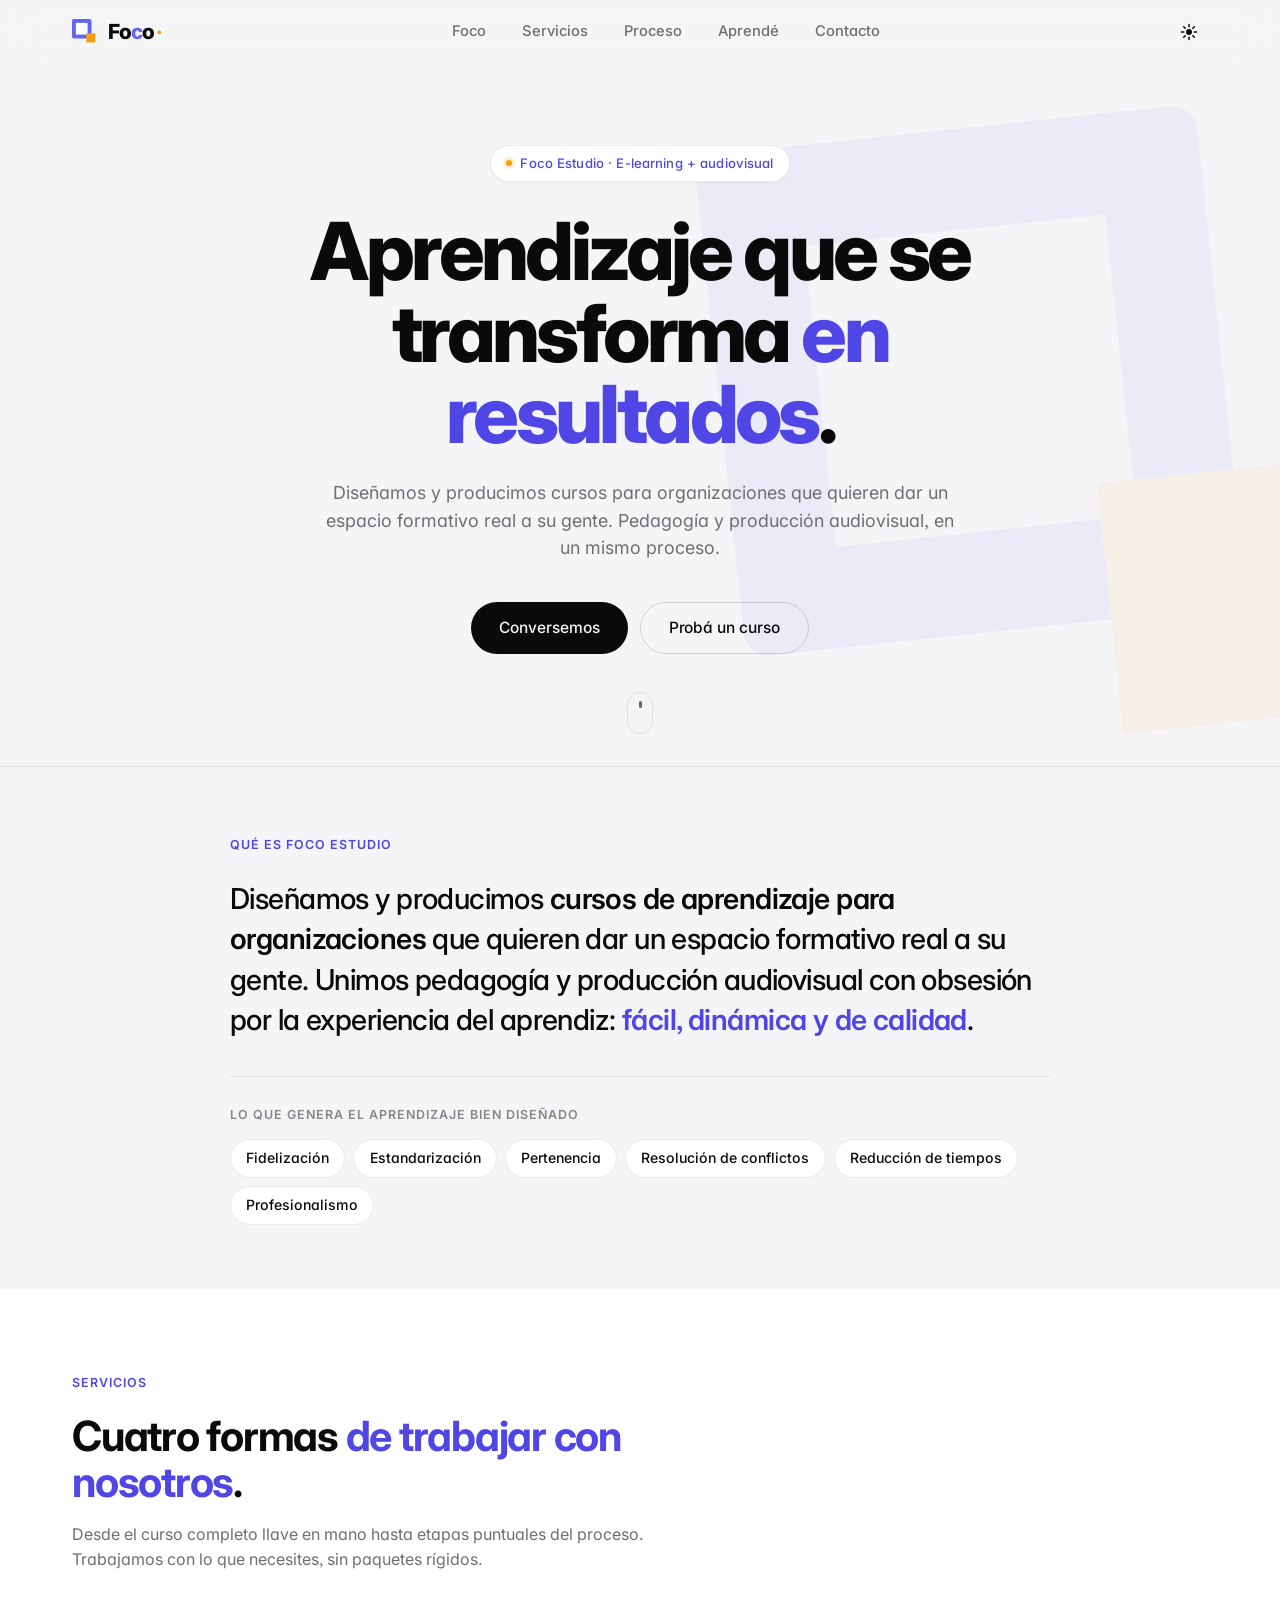
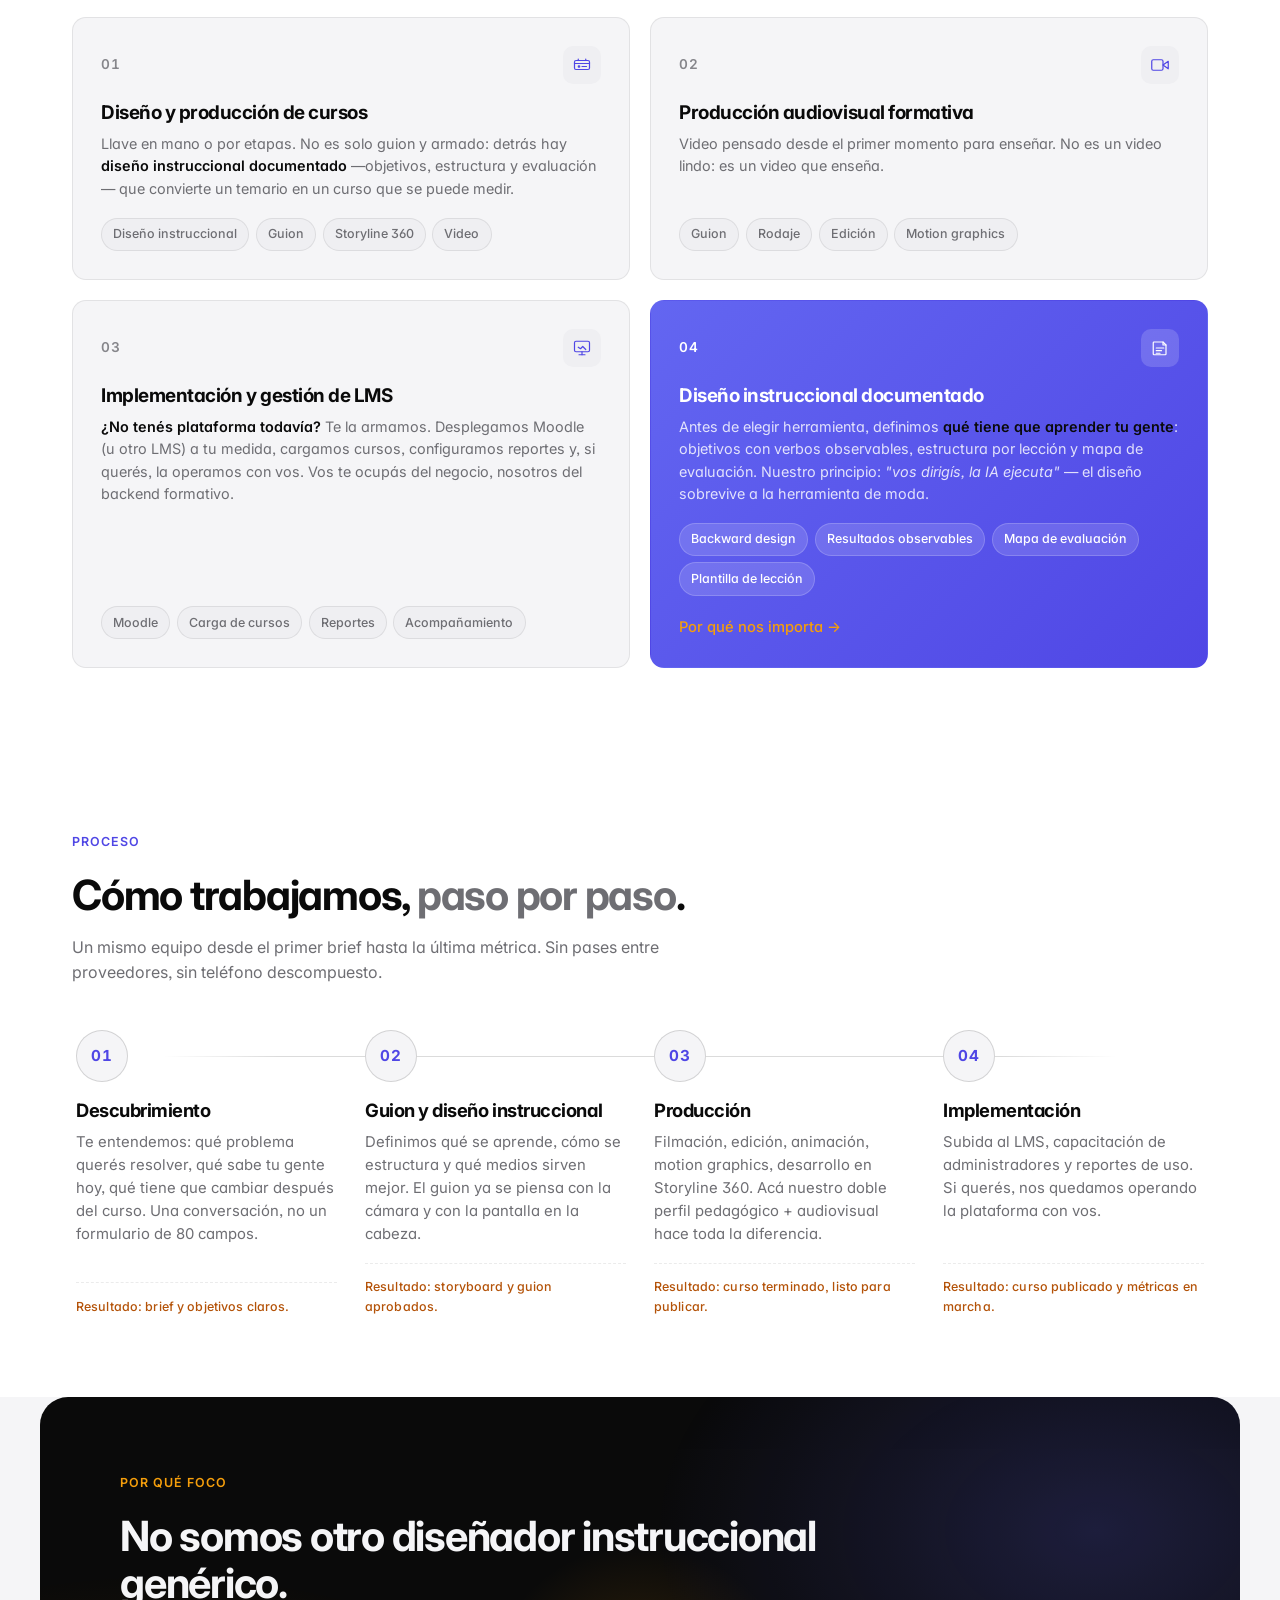
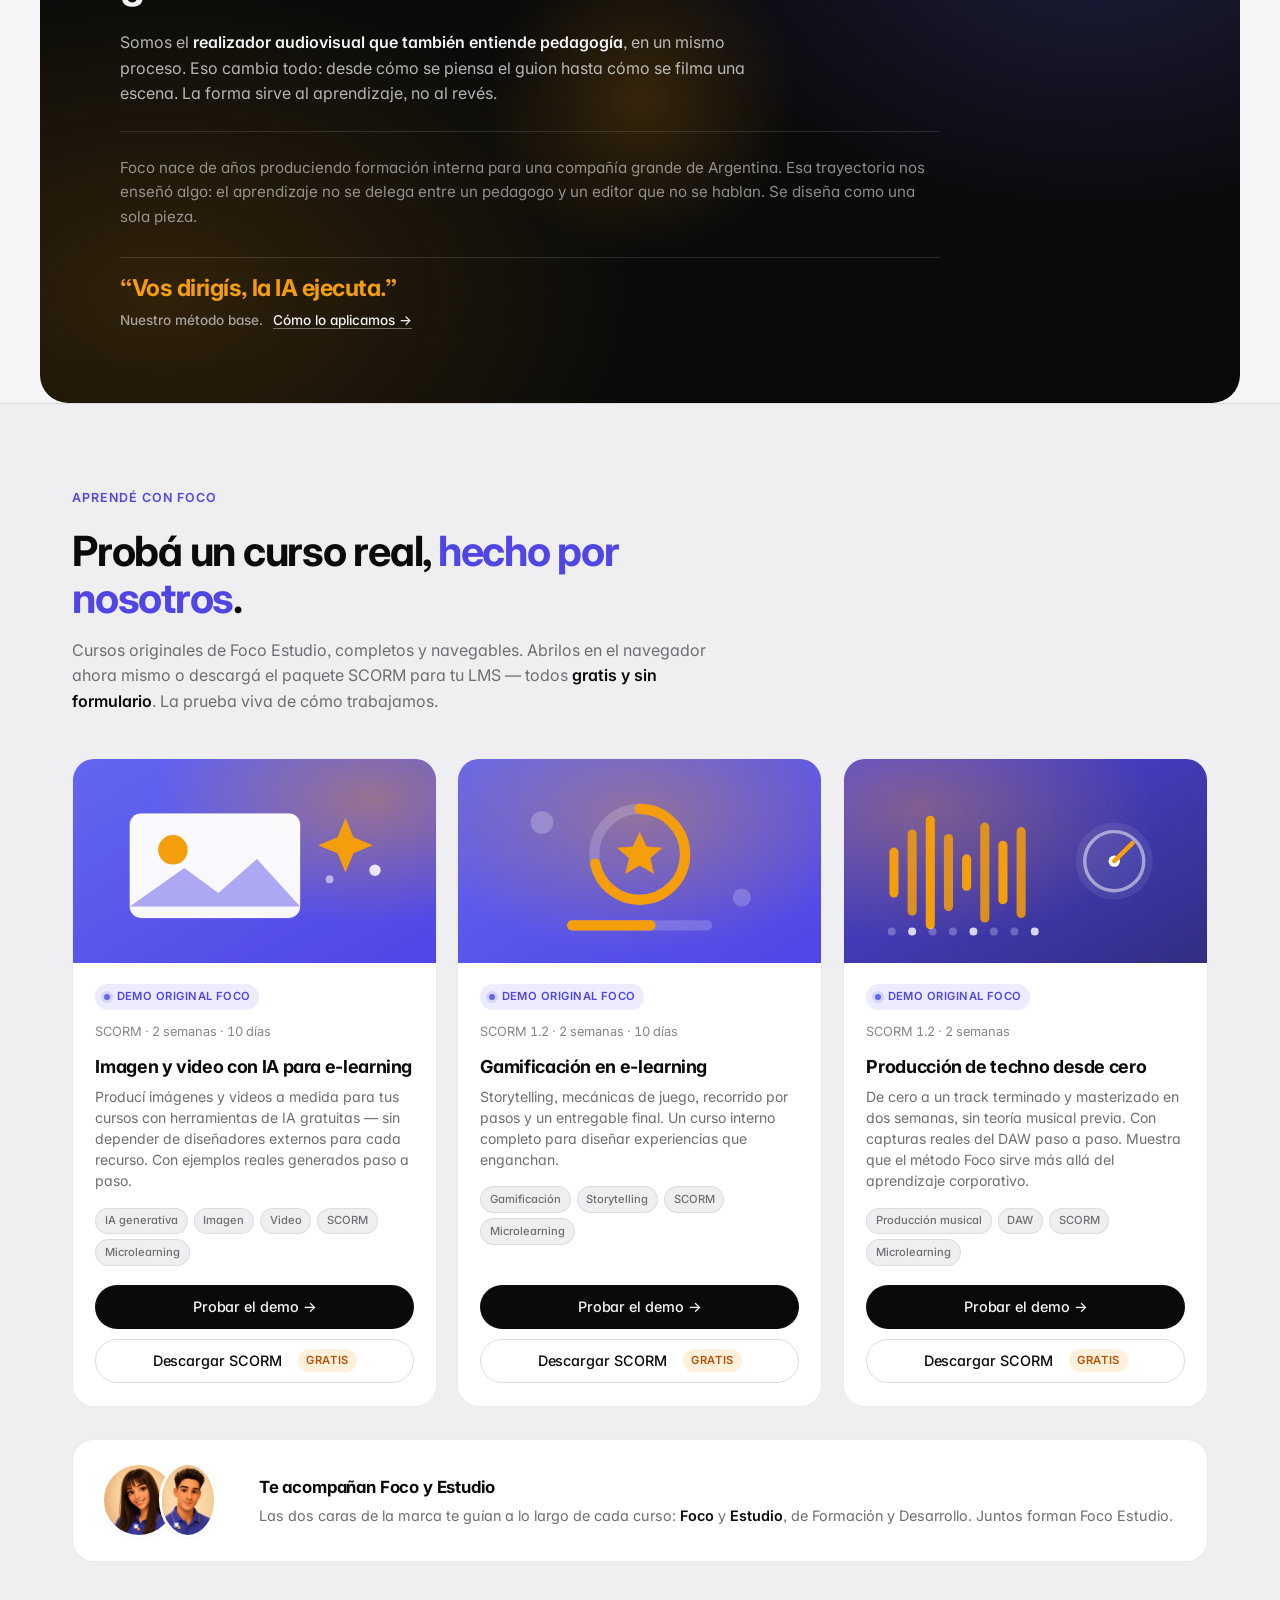
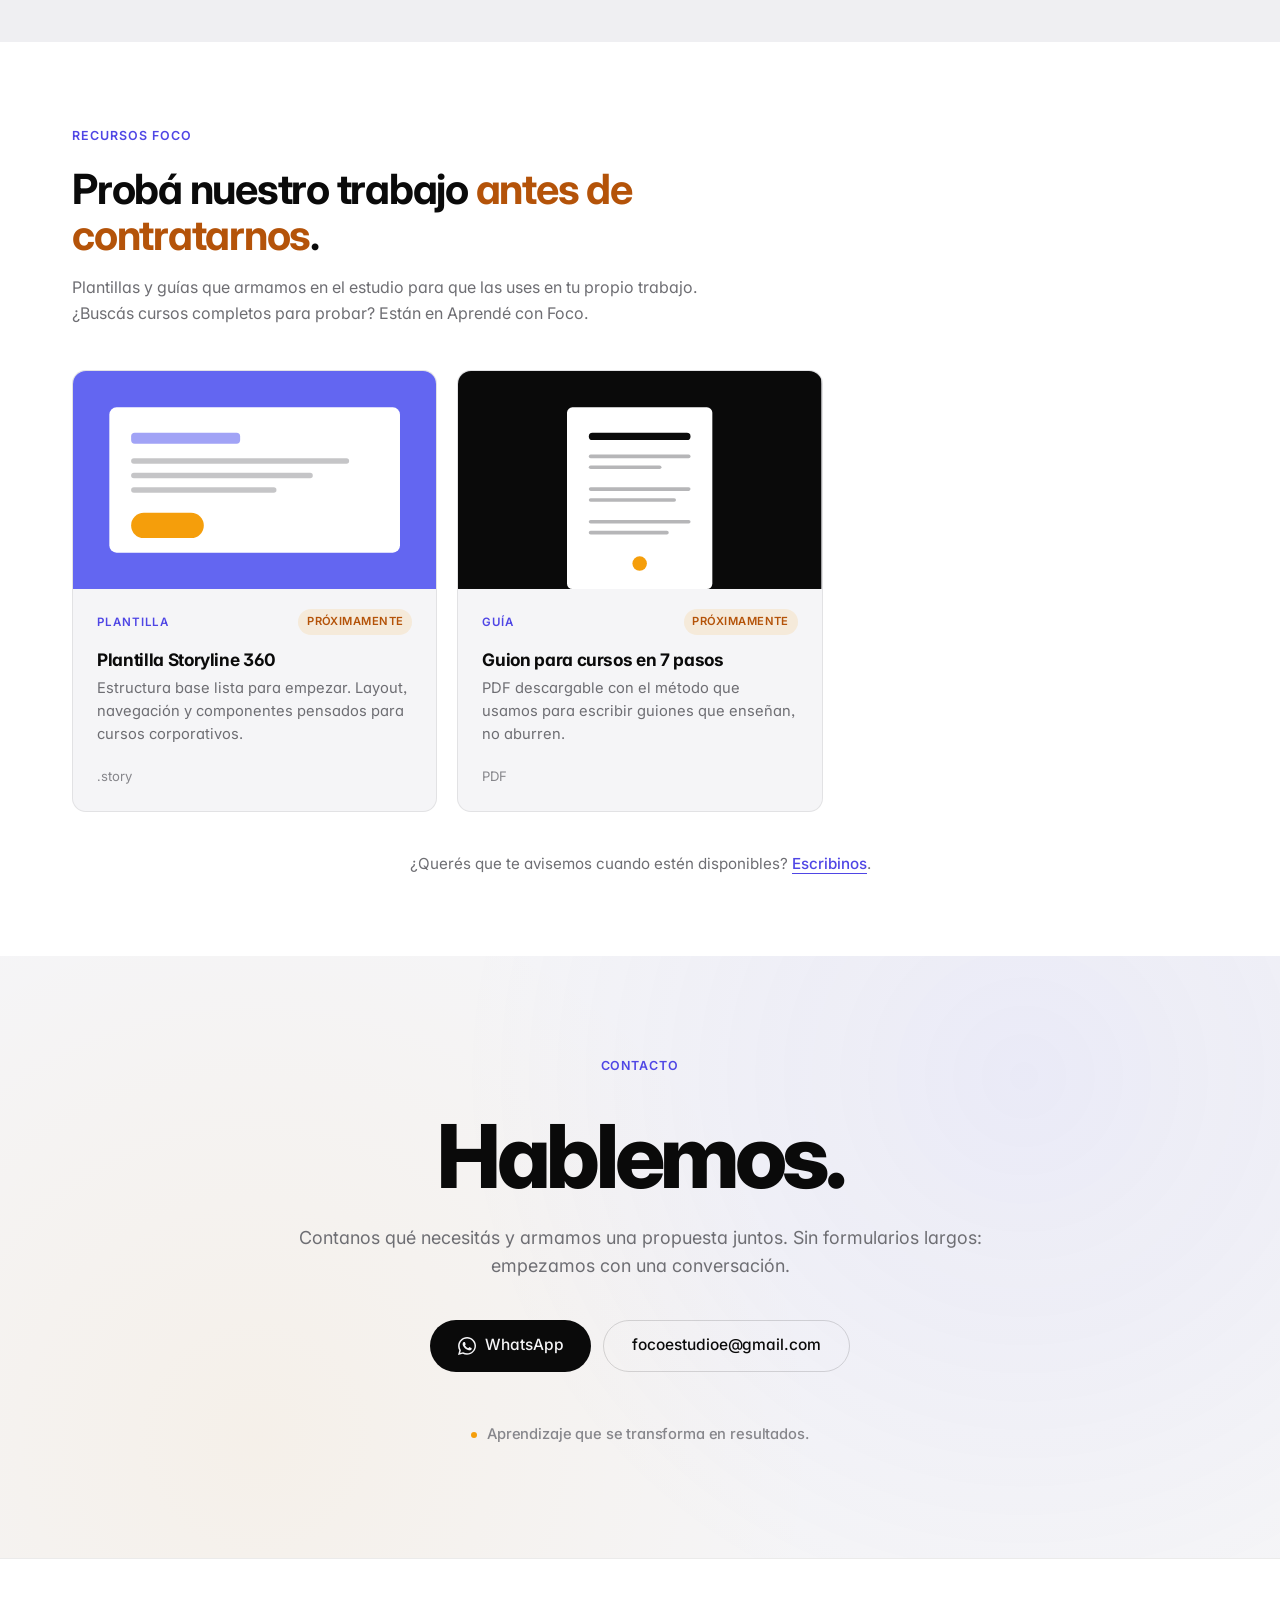
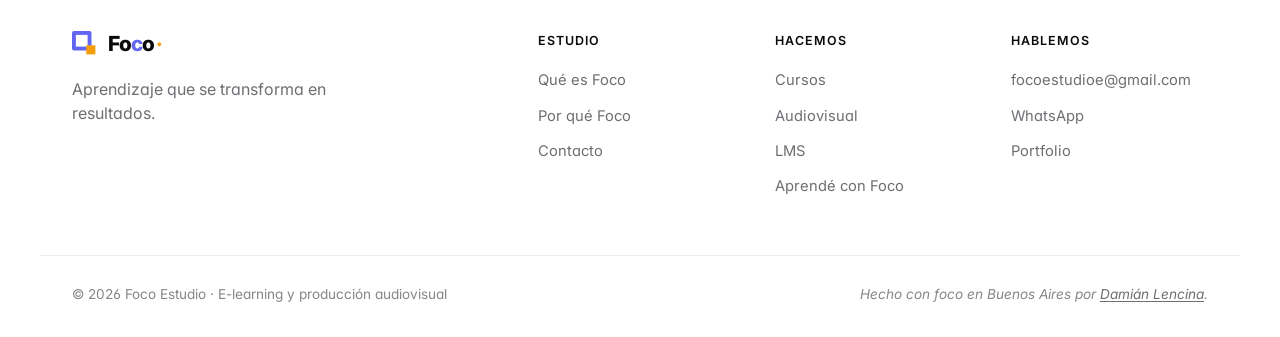
<file: index.html>
<!DOCTYPE html>
<html lang="es" data-theme="light">
<head>
  <meta charset="UTF-8">
  <meta name="viewport" content="width=device-width, initial-scale=1.0">
  <title>Foco Estudio — Aprendizaje que se transforma en resultados</title>
  <meta name="description" content="Foco Estudio diseña y produce cursos de aprendizaje para organizaciones. Une pedagogía y producción audiovisual con obsesión por la experiencia del aprendiz.">
  <meta name="theme-color" id="theme-color-meta" content="#f5f5f7">
  <link rel="canonical" href="https://focoestudio.com.ar/">
  <meta property="og:title" content="Foco Estudio — Aprendizaje que se transforma en resultados">
  <meta property="og:description" content="Estudio de e-learning y producción audiovisual. Diseñamos y producimos cursos para organizaciones que quieren dar un espacio formativo real a su gente.">
  <meta property="og:site_name" content="Foco Estudio">
  <meta property="og:type" content="website">
  <meta property="og:url" content="https://focoestudio.com.ar/">
  <meta property="og:image" content="https://focoestudio.com.ar/og-image.png">
  <meta property="og:image:width" content="1200">
  <meta property="og:image:height" content="630">
  <meta name="twitter:card" content="summary_large_image">
  <meta name="twitter:title" content="Foco Estudio — Aprendizaje que se transforma en resultados">
  <meta name="twitter:description" content="Estudio de e-learning y producción audiovisual. Diseñamos y producimos cursos para organizaciones que quieren dar un espacio formativo real a su gente.">
  <meta name="twitter:image" content="https://focoestudio.com.ar/og-image.png">

  <link rel="icon" type="image/svg+xml" href="data:image/svg+xml,%3Csvg xmlns='http://www.w3.org/2000/svg' viewBox='0 0 40 40'%3E%3Crect width='30' height='30' rx='3' fill='%236366f1'/%3E%3Crect x='6' y='6' width='18' height='18' fill='%23ffffff'/%3E%3Crect x='22' y='22' width='14' height='14' fill='%23f59e0b'/%3E%3C/svg%3E">

  <link rel="preconnect" href="https://fonts.googleapis.com">
  <link rel="preconnect" href="https://fonts.gstatic.com" crossorigin>
  <link href="https://fonts.googleapis.com/css2?family=Inter:wght@400;500;600;700;800&display=swap" rel="stylesheet">

  <link rel="stylesheet" href="style.css">
  <script>
    (function () {
      try {
        var stored = localStorage.getItem('foco-theme');
        var prefersDark = window.matchMedia('(prefers-color-scheme: dark)').matches;
        var theme = stored || (prefersDark ? 'dark' : 'light');
        document.documentElement.setAttribute('data-theme', theme);
        var meta = document.getElementById('theme-color-meta');
        if (meta) meta.setAttribute('content', theme === 'dark' ? '#0a0a0a' : '#f5f5f7');
      } catch (e) {}
    })();
  </script>
</head>
<body>

<a class="skip-link" href="#hero">Saltar al contenido</a>
<div id="scroll-progress" aria-hidden="true"></div>

<header class="nav" role="banner">
  <nav class="nav-inner" aria-label="Navegación principal">
    <a href="#hero" class="brand" aria-label="Foco Estudio — Ir al inicio">
      <svg class="brand-mark" viewBox="0 0 40 40" aria-hidden="true" focusable="false">
        <rect width="30" height="30" rx="3" fill="var(--indigo)"/>
        <rect x="6" y="6" width="18" height="18" fill="#ffffff"/>
        <rect x="22" y="22" width="14" height="14" fill="var(--amber)"/>
      </svg>
      <span class="brand-word" aria-hidden="true">
        <span>Fo</span><span class="brand-c">c</span><span>o</span><span class="brand-dot">·</span>
      </span>
    </a>

    <ul class="nav-links">
      <li><a href="#foco">Foco</a></li>
      <li><a href="#servicios">Servicios</a></li>
      <li><a href="#proceso">Proceso</a></li>
      <li><a href="#aprende">Aprendé</a></li>
      <li><a href="#contacto">Contacto</a></li>
    </ul>

    <div class="nav-actions">
      <button class="theme-toggle" id="theme-toggle" type="button" aria-label="Cambiar entre modo claro y oscuro">
        <svg class="theme-icon theme-icon-sun" viewBox="0 0 24 24" aria-hidden="true" focusable="false">
          <circle cx="12" cy="12" r="4" fill="currentColor"/>
          <g stroke="currentColor" stroke-width="2" stroke-linecap="round">
            <line x1="12" y1="2" x2="12" y2="5"/>
            <line x1="12" y1="19" x2="12" y2="22"/>
            <line x1="2" y1="12" x2="5" y2="12"/>
            <line x1="19" y1="12" x2="22" y2="12"/>
            <line x1="4.93" y1="4.93" x2="7.05" y2="7.05"/>
            <line x1="16.95" y1="16.95" x2="19.07" y2="19.07"/>
            <line x1="4.93" y1="19.07" x2="7.05" y2="16.95"/>
            <line x1="16.95" y1="7.05" x2="19.07" y2="4.93"/>
          </g>
        </svg>
        <svg class="theme-icon theme-icon-moon" viewBox="0 0 24 24" aria-hidden="true" focusable="false">
          <path d="M21 12.79A9 9 0 1 1 11.21 3 7 7 0 0 0 21 12.79z" fill="currentColor"/>
        </svg>
      </button>
      <button class="menu-toggle" id="menu-toggle" type="button" aria-label="Abrir menú" aria-expanded="false" aria-controls="mobile-menu">
        <span></span><span></span><span></span>
      </button>
    </div>
  </nav>

  <div class="mobile-menu" id="mobile-menu" hidden>
    <ul>
      <li><a href="#foco">Foco</a></li>
      <li><a href="#servicios">Servicios</a></li>
      <li><a href="#proceso">Proceso</a></li>
      <li><a href="#por-que">Por qué</a></li>
      <li><a href="#aprende">Aprendé</a></li>
      <li><a href="#contacto">Contacto</a></li>
    </ul>
  </div>
</header>

<main>
  <!-- ========== HERO ========== -->
  <section class="hero" id="hero">
    <div class="hero-bg" aria-hidden="true">
      <svg viewBox="0 0 400 400" class="hero-symbol" preserveAspectRatio="xMidYMid meet">
        <rect x="20" y="20" width="280" height="280" rx="14" fill="var(--indigo)"/>
        <rect x="76" y="76" width="168" height="168" fill="var(--bg)"/>
        <rect x="224" y="224" width="140" height="140" fill="var(--amber)"/>
      </svg>
    </div>

    <div class="hero-content">
      <span class="eyebrow">Foco Estudio · E-learning + audiovisual</span>
      <h1 class="hero-title">
        Aprendizaje que se transforma <span class="hero-accent">en resultados</span>.
      </h1>
      <p class="hero-sub">
        Diseñamos y producimos cursos para organizaciones que quieren dar un espacio formativo real a su gente. Pedagogía y producción audiovisual, en un mismo proceso.
      </p>
      <div class="hero-cta">
        <a href="#contacto" class="btn btn-primary">Conversemos</a>
        <a href="#aprende" class="btn btn-ghost">Probá un curso</a>
      </div>
    </div>

    <a href="#foco" class="hero-scroll" aria-label="Ir a la siguiente sección">
      <span></span>
    </a>
  </section>

  <!-- ========== QUÉ ES FOCO (narrativa) ========== -->
  <section class="section section-narrative section-divider" id="foco">
    <div class="section-inner">
      <div class="narrative reveal">
        <span class="section-eyebrow">Qué es Foco Estudio</span>
        <p class="narrative-lead">
          Diseñamos y producimos <strong>cursos de aprendizaje para organizaciones</strong> que quieren dar un espacio formativo real a su gente. Unimos pedagogía y producción audiovisual con obsesión por la experiencia del aprendiz: <em>fácil, dinámica y de calidad</em>.
        </p>
        <div class="narrative-foot">
          <span class="narrative-foot-label">Lo que genera el aprendizaje bien diseñado</span>
          <ul class="pills">
            <li>Fidelización</li>
            <li>Estandarización</li>
            <li>Pertenencia</li>
            <li>Resolución de conflictos</li>
            <li>Reducción de tiempos</li>
            <li>Profesionalismo</li>
          </ul>
        </div>
      </div>
    </div>
  </section>

  <!-- ========== SERVICIOS ========== -->
  <section class="section section-alt" id="servicios">
    <div class="section-inner">
      <header class="section-header reveal">
        <span class="section-eyebrow">Servicios</span>
        <h2 class="section-title">
          Cuatro formas <span class="text-indigo">de trabajar con nosotros</span>.
        </h2>
        <p class="section-lead">
          Desde el curso completo llave en mano hasta etapas puntuales del proceso. Trabajamos con lo que necesites, sin paquetes rígidos.
        </p>
      </header>

      <div class="services">
        <article class="service-card reveal">
          <div class="service-head">
            <span class="service-num">01</span>
            <span class="service-icon" aria-hidden="true">
              <svg viewBox="0 0 24 24" fill="none" stroke="currentColor" stroke-width="1.6" stroke-linecap="round" stroke-linejoin="round">
                <rect x="2" y="6" width="20" height="12" rx="2"/>
                <path d="M2 10h20"/>
                <path d="M7 6V4M17 6V4"/>
                <circle cx="8" cy="14" r="1" fill="currentColor"/>
                <path d="M12 14h6"/>
              </svg>
            </span>
          </div>
          <h3 class="service-title">Diseño y producción de cursos</h3>
          <p class="service-desc">Llave en mano o por etapas. No es solo guion y armado: detrás hay <strong>diseño instruccional documentado</strong> —objetivos, estructura y evaluación— que convierte un temario en un curso que se puede medir.</p>
          <ul class="service-tags">
            <li>Diseño instruccional</li>
            <li>Guion</li>
            <li>Storyline 360</li>
            <li>Video</li>
          </ul>
        </article>

        <article class="service-card reveal">
          <div class="service-head">
            <span class="service-num">02</span>
            <span class="service-icon" aria-hidden="true">
              <svg viewBox="0 0 24 24" fill="none" stroke="currentColor" stroke-width="1.6" stroke-linecap="round" stroke-linejoin="round">
                <polygon points="23 7 16 12 23 17 23 7"/>
                <rect x="1" y="5" width="15" height="14" rx="2"/>
              </svg>
            </span>
          </div>
          <h3 class="service-title">Producción audiovisual formativa</h3>
          <p class="service-desc">Video pensado desde el primer momento para enseñar. No es un video lindo: es un video que enseña.</p>
          <ul class="service-tags">
            <li>Guion</li>
            <li>Rodaje</li>
            <li>Edición</li>
            <li>Motion graphics</li>
          </ul>
        </article>

        <article class="service-card reveal">
          <div class="service-head">
            <span class="service-num">03</span>
            <span class="service-icon" aria-hidden="true">
              <svg viewBox="0 0 24 24" fill="none" stroke="currentColor" stroke-width="1.6" stroke-linecap="round" stroke-linejoin="round">
                <rect x="2" y="3" width="20" height="14" rx="2"/>
                <line x1="8" y1="21" x2="16" y2="21"/>
                <line x1="12" y1="17" x2="12" y2="21"/>
                <path d="M7 11l3 2 3-3 4 4"/>
              </svg>
            </span>
          </div>
          <h3 class="service-title">Implementación y gestión de LMS</h3>
          <p class="service-desc"><strong>¿No tenés plataforma todavía?</strong> Te la armamos. Desplegamos Moodle (u otro LMS) a tu medida, cargamos cursos, configuramos reportes y, si querés, la operamos con vos. Vos te ocupás del negocio, nosotros del backend formativo.</p>
          <ul class="service-tags">
            <li>Moodle</li>
            <li>Carga de cursos</li>
            <li>Reportes</li>
            <li>Acompañamiento</li>
          </ul>
        </article>

        <article class="service-card service-card-feature reveal">
          <div class="service-head">
            <span class="service-num">04</span>
            <span class="service-icon" aria-hidden="true">
              <svg viewBox="0 0 24 24" fill="none" stroke="currentColor" stroke-width="1.6" stroke-linecap="round" stroke-linejoin="round">
                <path d="M4 4h12l4 4v12a1 1 0 0 1-1 1H4a1 1 0 0 1-1-1V5a1 1 0 0 1 1-1z"/>
                <polyline points="16 4 16 8 20 8"/>
                <line x1="7" y1="12" x2="17" y2="12"/>
                <line x1="7" y1="15.5" x2="14" y2="15.5"/>
                <line x1="7" y1="19" x2="12" y2="19"/>
              </svg>
            </span>
          </div>
          <h3 class="service-title">Diseño instruccional documentado</h3>
          <p class="service-desc">Antes de elegir herramienta, definimos <strong>qué tiene que aprender tu gente</strong>: objetivos con verbos observables, estructura por lección y mapa de evaluación. Nuestro principio: <em>"vos dirigís, la IA ejecuta"</em> — el diseño sobrevive a la herramienta de moda.</p>
          <ul class="service-tags">
            <li>Backward design</li>
            <li>Resultados observables</li>
            <li>Mapa de evaluación</li>
            <li>Plantilla de lección</li>
          </ul>
          <a href="#por-que" class="service-link">Por qué nos importa →</a>
        </article>
      </div>
    </div>
  </section>

  <!-- ========== PROCESO ========== -->
  <section class="section section-alt" id="proceso">
    <div class="section-inner">
      <header class="section-header reveal">
        <span class="section-eyebrow">Proceso</span>
        <h2 class="section-title">
          Cómo trabajamos, <span class="text-muted">paso por paso</span>.
        </h2>
        <p class="section-lead">
          Un mismo equipo desde el primer brief hasta la última métrica. Sin pases entre proveedores, sin teléfono descompuesto.
        </p>
      </header>

      <ol class="process">
        <li class="process-step reveal">
          <div class="process-num">01</div>
          <h3 class="process-title">Descubrimiento</h3>
          <p class="process-desc">Te entendemos: qué problema querés resolver, qué sabe tu gente hoy, qué tiene que cambiar después del curso. Una conversación, no un formulario de 80 campos.</p>
          <span class="process-out">Resultado: brief y objetivos claros.</span>
        </li>
        <li class="process-step reveal">
          <div class="process-num">02</div>
          <h3 class="process-title">Guion y diseño instruccional</h3>
          <p class="process-desc">Definimos qué se aprende, cómo se estructura y qué medios sirven mejor. El guion ya se piensa con la cámara y con la pantalla en la cabeza.</p>
          <span class="process-out">Resultado: storyboard y guion aprobados.</span>
        </li>
        <li class="process-step reveal">
          <div class="process-num">03</div>
          <h3 class="process-title">Producción</h3>
          <p class="process-desc">Filmación, edición, animación, motion graphics, desarrollo en Storyline 360. Acá nuestro doble perfil pedagógico + audiovisual hace toda la diferencia.</p>
          <span class="process-out">Resultado: curso terminado, listo para publicar.</span>
        </li>
        <li class="process-step reveal">
          <div class="process-num">04</div>
          <h3 class="process-title">Implementación</h3>
          <p class="process-desc">Subida al LMS, capacitación de administradores y reportes de uso. Si querés, nos quedamos operando la plataforma con vos.</p>
          <span class="process-out">Resultado: curso publicado y métricas en marcha.</span>
        </li>
      </ol>
    </div>
  </section>

  <!-- ========== POR QUÉ FOCO ========== -->
  <section class="section section-dark" id="por-que">
    <div class="section-inner">
      <div class="why-single">
        <header class="why-text reveal">
          <span class="section-eyebrow">Por qué Foco</span>
          <h2 class="section-title">
            No somos otro diseñador instruccional genérico.
          </h2>
          <p class="section-lead">
            Somos el <strong>realizador audiovisual que también entiende pedagogía</strong>, en un mismo proceso. Eso cambia todo: desde cómo se piensa el guion hasta cómo se filma una escena. La forma sirve al aprendizaje, no al revés.
          </p>
          <p class="why-note">
            Foco nace de años produciendo formación interna para una compañía grande de Argentina. Esa trayectoria nos enseñó algo: el aprendizaje no se delega entre un pedagogo y un editor que no se hablan. Se diseña como una sola pieza.
          </p>

          <blockquote class="why-principle reveal">
            <p>“Vos dirigís, la IA ejecuta.”</p>
            <span>Nuestro método base. <a href="#servicios">Cómo lo aplicamos →</a></span>
          </blockquote>
        </header>
      </div>
    </div>
  </section>


  <!-- ========== APRENDÉ CON FOCO ========== -->
  <section class="section section-learn section-divider" id="aprende">
    <div class="section-inner">
      <header class="section-header reveal">
        <span class="section-eyebrow">Aprendé con Foco</span>
        <h2 class="section-title">
          Probá un curso real, <span class="text-indigo">hecho por nosotros</span>.
        </h2>
        <p class="section-lead">
          Cursos originales de Foco Estudio, completos y navegables. Abrilos en el navegador ahora mismo o descargá el paquete SCORM para tu LMS — todos <strong>gratis y sin formulario</strong>. La prueba viva de cómo trabajamos.
        </p>
      </header>

      <div class="learn-grid">
        <article class="learn-card reveal">
          <div class="learn-visual" aria-hidden="true">
            <svg viewBox="0 0 320 180" preserveAspectRatio="xMidYMid slice">
              <defs>
                <linearGradient id="iaBg" x1="0" y1="0" x2="1" y2="1">
                  <stop offset="0" stop-color="#6366f1"/><stop offset="1" stop-color="#4f46e5"/>
                </linearGradient>
                <radialGradient id="iaGlow" cx="82%" cy="20%" r="60%">
                  <stop offset="0" stop-color="#f59e0b" stop-opacity=".40"/><stop offset="1" stop-color="#f59e0b" stop-opacity="0"/>
                </radialGradient>
              </defs>
              <rect width="320" height="180" fill="url(#iaBg)"/>
              <rect width="320" height="180" fill="url(#iaGlow)"/>
              <rect x="50" y="48" width="150" height="92" rx="10" fill="var(--bg-alt)" opacity=".96"/>
              <circle cx="88" cy="80" r="13" fill="#f59e0b"/>
              <path d="M50 130 L98 96 L128 118 L162 88 L200 130 Z" fill="#4f46e5" opacity=".45"/>
              <rect x="50" y="48" width="150" height="92" rx="10" fill="none" stroke="#fff" stroke-opacity=".14"/>
              <path d="M240 52 l7 17 17 7 -17 7 -7 17 -7 -17 -17 -7 17 -7 Z" fill="#f59e0b"/>
              <circle cx="266" cy="98" r="5" fill="#fff" opacity=".85"/>
              <circle cx="226" cy="106" r="3.5" fill="#fff" opacity=".55"/>
            </svg>
          </div>
          <div class="learn-body">
            <div class="learn-meta">
              <span class="resource-badge resource-badge-live">Demo original Foco</span>
              <span class="learn-format">SCORM · 2 semanas · 10 días</span>
            </div>
            <h3 class="learn-title">Imagen y video con IA para e-learning</h3>
            <p class="learn-desc">Producí imágenes y videos a medida para tus cursos con herramientas de IA gratuitas — sin depender de diseñadores externos para cada recurso. Con ejemplos reales generados paso a paso.</p>
            <ul class="learn-tags">
              <li>IA generativa</li>
              <li>Imagen</li>
              <li>Video</li>
              <li>SCORM</li>
              <li>Microlearning</li>
            </ul>
            <div class="learn-actions">
              <a class="btn btn-primary" href="demos/ia-visual/index.html">Probar el demo →</a>
              <a class="btn btn-ghost" href="downloads/imagen-video-ia-elearning-foco.zip" download>Descargar SCORM <span class="btn-tag">gratis</span></a>
            </div>
          </div>
        </article>

        <article class="learn-card reveal">
          <div class="learn-visual" aria-hidden="true">
            <svg viewBox="0 0 320 180" preserveAspectRatio="xMidYMid slice">
              <defs>
                <linearGradient id="gamBg" x1="0" y1="0" x2="1" y2="1">
                  <stop offset="0" stop-color="#6366f1"/><stop offset="1" stop-color="#4f46e5"/>
                </linearGradient>
                <radialGradient id="gamGlow" cx="50%" cy="28%" r="65%">
                  <stop offset="0" stop-color="#f59e0b" stop-opacity=".35"/><stop offset="1" stop-color="#f59e0b" stop-opacity="0"/>
                </radialGradient>
              </defs>
              <rect width="320" height="180" fill="url(#gamBg)"/>
              <rect width="320" height="180" fill="url(#gamGlow)"/>
              <circle cx="160" cy="84" r="40" fill="none" stroke="#fff" stroke-opacity=".18" stroke-width="9"/>
              <circle cx="160" cy="84" r="40" fill="none" stroke="#f59e0b" stroke-width="9" stroke-linecap="round" stroke-dasharray="180 251" transform="rotate(-90 160 84)"/>
              <path d="M160 64 l6 13 14 1.2 -10.6 9.2 3.3 13.8 -12.7 -7.4 -12.7 7.4 3.3 -13.8 -10.6 -9.2 14 -1.2 Z" fill="#f59e0b"/>
              <circle cx="74" cy="56" r="10" fill="#fff" opacity=".22"/>
              <circle cx="250" cy="122" r="8" fill="#fff" opacity=".20"/>
              <rect x="96" y="142" width="128" height="9" rx="4.5" fill="#fff" opacity=".18"/>
              <rect x="96" y="142" width="78" height="9" rx="4.5" fill="#f59e0b"/>
            </svg>
          </div>
          <div class="learn-body">
            <div class="learn-meta">
              <span class="resource-badge resource-badge-live">Demo original Foco</span>
              <span class="learn-format">SCORM 1.2 · 2 semanas · 10 días</span>
            </div>
            <h3 class="learn-title">Gamificación en e-learning</h3>
            <p class="learn-desc">Storytelling, mecánicas de juego, recorrido por pasos y un entregable final. Un curso interno completo para diseñar experiencias que enganchan.</p>
            <ul class="learn-tags">
              <li>Gamificación</li>
              <li>Storytelling</li>
              <li>SCORM</li>
              <li>Microlearning</li>
            </ul>
            <div class="learn-actions">
              <a class="btn btn-primary" href="demos/gamificacion/index.html">Probar el demo →</a>
              <a class="btn btn-ghost" href="downloads/gamificacion-en-elearning-foco.zip" download>Descargar SCORM <span class="btn-tag">gratis</span></a>
            </div>
          </div>
        </article>

        <article class="learn-card reveal">
          <div class="learn-visual" aria-hidden="true">
            <svg viewBox="0 0 320 180" preserveAspectRatio="xMidYMid slice">
              <defs>
                <linearGradient id="tecBg" x1="0" y1="0" x2="1" y2="1">
                  <stop offset="0" stop-color="#4f46e5"/><stop offset="1" stop-color="#312e81"/>
                </linearGradient>
                <radialGradient id="tecGlow" cx="20%" cy="24%" r="65%">
                  <stop offset="0" stop-color="#f59e0b" stop-opacity=".32"/><stop offset="1" stop-color="#f59e0b" stop-opacity="0"/>
                </radialGradient>
              </defs>
              <rect width="320" height="180" fill="url(#tecBg)"/>
              <rect width="320" height="180" fill="url(#tecGlow)"/>
              <g fill="#f59e0b">
                <rect x="40" y="78" width="8" height="44" rx="4"/>
                <rect x="56" y="62" width="8" height="76" rx="4" opacity=".85"/>
                <rect x="72" y="50" width="8" height="100" rx="4"/>
                <rect x="88" y="66" width="8" height="68" rx="4" opacity=".85"/>
                <rect x="104" y="84" width="8" height="32" rx="4"/>
                <rect x="120" y="56" width="8" height="88" rx="4" opacity=".85"/>
                <rect x="136" y="72" width="8" height="56" rx="4"/>
                <rect x="152" y="60" width="8" height="80" rx="4" opacity=".85"/>
              </g>
              <circle cx="238" cy="90" r="34" fill="#fff" opacity=".08"/>
              <circle cx="238" cy="90" r="26" fill="none" stroke="#fff" stroke-opacity=".5" stroke-width="3"/>
              <circle cx="238" cy="90" r="5" fill="#fff"/>
              <line x1="238" y1="90" x2="254" y2="74" stroke="#f59e0b" stroke-width="4" stroke-linecap="round"/>
              <g fill="#fff">
                <circle cx="42" cy="152" r="3.5" opacity=".25"/><circle cx="60" cy="152" r="3.5" opacity=".8"/><circle cx="78" cy="152" r="3.5" opacity=".25"/><circle cx="96" cy="152" r="3.5" opacity=".25"/>
                <circle cx="114" cy="152" r="3.5" opacity=".8"/><circle cx="132" cy="152" r="3.5" opacity=".25"/><circle cx="150" cy="152" r="3.5" opacity=".25"/><circle cx="168" cy="152" r="3.5" opacity=".8"/>
              </g>
            </svg>
          </div>
          <div class="learn-body">
            <div class="learn-meta">
              <span class="resource-badge resource-badge-live">Demo original Foco</span>
              <span class="learn-format">SCORM 1.2 · 2 semanas</span>
            </div>
            <h3 class="learn-title">Producción de techno desde cero</h3>
            <p class="learn-desc">De cero a un track terminado y masterizado en dos semanas, sin teoría musical previa. Con capturas reales del DAW paso a paso. Muestra que el método Foco sirve más allá del aprendizaje corporativo.</p>
            <ul class="learn-tags">
              <li>Producción musical</li>
              <li>DAW</li>
              <li>SCORM</li>
              <li>Microlearning</li>
            </ul>
            <div class="learn-actions">
              <a class="btn btn-primary" href="demos/techno/index.html">Probar el demo →</a>
              <a class="btn btn-ghost" href="downloads/produccion-techno-foco.zip" download>Descargar SCORM <span class="btn-tag">gratis</span></a>
            </div>
          </div>
        </article>
      </div>

      <aside class="learn-guides reveal">
        <div class="learn-guides-avatars">
          <picture>
            <source srcset="assets/foco.webp" type="image/webp">
            <img src="assets/foco.png" alt="Foco, personaje guía de Foco Estudio" width="76" height="76" loading="lazy" decoding="async">
          </picture>
          <picture>
            <source srcset="assets/estudio.webp" type="image/webp">
            <img src="assets/estudio.png" alt="Estudio, personaje guía de Foco Estudio" width="76" height="76" loading="lazy" decoding="async">
          </picture>
        </div>
        <div class="learn-guides-text">
          <p class="learn-guides-title">Te acompañan Foco y Estudio</p>
          <p class="learn-guides-desc">Las dos caras de la marca te guían a lo largo de cada curso: <strong>Foco</strong> y <strong>Estudio</strong>, de Formación y Desarrollo. Juntos forman Foco Estudio.</p>
        </div>
      </aside>
    </div>
  </section>

  <!-- ========== RECURSOS ========== -->
  <section class="section section-alt" id="recursos">
    <div class="section-inner">
      <header class="section-header reveal">
        <span class="section-eyebrow">Recursos Foco</span>
        <h2 class="section-title">
          Probá nuestro trabajo <span class="text-amber">antes de contratarnos</span>.
        </h2>
        <p class="section-lead">
          Plantillas y guías que armamos en el estudio para que las uses en tu propio trabajo. ¿Buscás cursos completos para probar? Están en <a href="#aprende">Aprendé con Foco</a>.
        </p>
      </header>

      <div class="resources">
        <article class="resource-card reveal">
          <div class="resource-visual" aria-hidden="true">
            <svg viewBox="0 0 200 120" preserveAspectRatio="none">
              <rect width="200" height="120" fill="var(--indigo)"/>
              <rect x="20" y="20" width="160" height="80" rx="4" fill="var(--bg-alt)"/>
              <rect x="32" y="34" width="60" height="6" rx="2" fill="var(--indigo)" opacity="0.6"/>
              <rect x="32" y="48" width="120" height="3" rx="1.5" fill="var(--text-muted)" opacity="0.4"/>
              <rect x="32" y="56" width="100" height="3" rx="1.5" fill="var(--text-muted)" opacity="0.4"/>
              <rect x="32" y="64" width="80" height="3" rx="1.5" fill="var(--text-muted)" opacity="0.4"/>
              <rect x="32" y="78" width="40" height="14" rx="7" fill="var(--amber)"/>
            </svg>
          </div>
          <div class="resource-body">
            <div class="resource-meta">
              <span class="resource-type">Plantilla</span>
              <span class="resource-badge">Próximamente</span>
            </div>
            <h3 class="resource-title">Plantilla Storyline 360</h3>
            <p class="resource-desc">Estructura base lista para empezar. Layout, navegación y componentes pensados para cursos corporativos.</p>
            <span class="resource-format">.story</span>
          </div>
        </article>

        <article class="resource-card reveal">
          <div class="resource-visual" aria-hidden="true">
            <svg viewBox="0 0 200 120" preserveAspectRatio="none">
              <rect width="200" height="120" fill="var(--text)"/>
              <rect x="60" y="20" width="80" height="100" rx="3" fill="var(--bg-alt)"/>
              <rect x="72" y="34" width="56" height="4" rx="2" fill="var(--text)"/>
              <rect x="72" y="46" width="56" height="2" rx="1" fill="var(--text-muted)" opacity="0.5"/>
              <rect x="72" y="52" width="40" height="2" rx="1" fill="var(--text-muted)" opacity="0.5"/>
              <rect x="72" y="64" width="56" height="2" rx="1" fill="var(--text-muted)" opacity="0.5"/>
              <rect x="72" y="70" width="48" height="2" rx="1" fill="var(--text-muted)" opacity="0.5"/>
              <rect x="72" y="82" width="56" height="2" rx="1" fill="var(--text-muted)" opacity="0.5"/>
              <rect x="72" y="88" width="44" height="2" rx="1" fill="var(--text-muted)" opacity="0.5"/>
              <circle cx="100" cy="106" r="4" fill="var(--amber)"/>
            </svg>
          </div>
          <div class="resource-body">
            <div class="resource-meta">
              <span class="resource-type">Guía</span>
              <span class="resource-badge">Próximamente</span>
            </div>
            <h3 class="resource-title">Guion para cursos en 7 pasos</h3>
            <p class="resource-desc">PDF descargable con el método que usamos para escribir guiones que enseñan, no aburren.</p>
            <span class="resource-format">PDF</span>
          </div>
        </article>
      </div>

      <p class="resources-note reveal">
        ¿Querés que te avisemos cuando estén disponibles? <a href="#contacto">Escribinos</a>.
      </p>
    </div>
  </section>

  <!-- ========== CONTACTO ========== -->
  <section class="section section-contact" id="contacto">
    <div class="section-inner">
      <div class="contact reveal">
        <span class="section-eyebrow">Contacto</span>
        <h2 class="contact-title">Hablemos.</h2>
        <p class="contact-lead">
          Contanos qué necesitás y armamos una propuesta juntos. Sin formularios largos: empezamos con una conversación.
        </p>

        <div class="contact-actions">
          <a href="https://wa.me/5491100000000?text=Hola%20Foco%2C%20me%20interesa..." class="btn btn-primary btn-wa" target="_blank" rel="noopener">
            <svg viewBox="0 0 24 24" aria-hidden="true" fill="currentColor">
              <path d="M17.5 14.4c-.3-.1-1.7-.8-2-.9-.3-.1-.5-.1-.7.1-.2.3-.7.9-.9 1.1-.2.2-.3.2-.6.1-.3-.1-1.2-.4-2.3-1.4-.9-.8-1.4-1.7-1.6-2-.2-.3 0-.5.1-.6.1-.1.3-.3.4-.5.1-.2.2-.3.3-.5.1-.2 0-.4 0-.5-.1-.1-.7-1.6-.9-2.2-.2-.6-.5-.5-.7-.5h-.6c-.2 0-.5.1-.8.4-.3.3-1 1-1 2.5s1.1 2.9 1.2 3.1c.1.2 2.1 3.2 5.1 4.5.7.3 1.3.5 1.7.6.7.2 1.4.2 1.9.1.6-.1 1.7-.7 2-1.4.2-.7.2-1.2.2-1.4-.1-.2-.3-.2-.6-.4z"/>
              <path d="M20.5 3.5C18.3 1.2 15.3 0 12.1 0 5.5 0 .1 5.4.1 12c0 2.1.5 4.1 1.6 5.9L0 24l6.3-1.6c1.7.9 3.7 1.4 5.7 1.4 6.6 0 12-5.4 12-12 0-3.2-1.2-6.2-3.5-8.3zM12.1 21.8c-1.8 0-3.5-.5-5.1-1.4l-.4-.2-3.7 1 1-3.6-.2-.4c-1-1.6-1.5-3.5-1.5-5.3 0-5.5 4.5-9.9 9.9-9.9 2.7 0 5.2 1 7 2.9 1.9 1.9 2.9 4.4 2.9 7 0 5.6-4.5 9.9-9.9 9.9z"/>
            </svg>
            <span>WhatsApp</span>
          </a>
          <a href="mailto:focoestudioe@gmail.com" class="btn btn-ghost">focoestudioe@gmail.com</a>
        </div>

        <p class="contact-tagline">
          <span class="contact-tagline-dot" aria-hidden="true"></span>
          Aprendizaje que se transforma en resultados.
        </p>
      </div>
    </div>
  </section>
</main>

<!-- ========== FOOTER ========== -->
<footer class="footer">
  <div class="footer-inner">
    <div class="footer-brand">
      <a href="#hero" class="brand" aria-label="Foco Estudio — Ir al inicio">
        <svg class="brand-mark" viewBox="0 0 40 40" aria-hidden="true" focusable="false">
          <rect width="30" height="30" rx="3" fill="var(--indigo)"/>
          <rect x="6" y="6" width="18" height="18" fill="#ffffff"/>
          <rect x="22" y="22" width="14" height="14" fill="var(--amber)"/>
        </svg>
        <span class="brand-word" aria-hidden="true">
          <span>Fo</span><span class="brand-c">c</span><span>o</span><span class="brand-dot">·</span>
        </span>
      </a>
      <p class="footer-tagline">Aprendizaje que se transforma en resultados.</p>
    </div>

    <nav class="footer-nav" aria-label="Navegación de pie">
      <div class="footer-col">
        <h4>Estudio</h4>
        <ul>
          <li><a href="#foco">Qué es Foco</a></li>
          <li><a href="#por-que">Por qué Foco</a></li>
          <li><a href="#contacto">Contacto</a></li>
        </ul>
      </div>
      <div class="footer-col">
        <h4>Hacemos</h4>
        <ul>
          <li><a href="#servicios">Cursos</a></li>
          <li><a href="#servicios">Audiovisual</a></li>
          <li><a href="#servicios">LMS</a></li>
              <li><a href="#aprende">Aprendé con Foco</a></li>
        </ul>
      </div>
      <div class="footer-col">
        <h4>Hablemos</h4>
        <ul>
          <li><a href="mailto:focoestudioe@gmail.com">focoestudioe@gmail.com</a></li>
          <li><a href="https://wa.me/5491100000000" target="_blank" rel="noopener">WhatsApp</a></li>
          <li><a href="https://damianlencina.github.io/portfoliodamianlencina/index.html" target="_blank" rel="noopener">Portfolio</a></li>
        </ul>
      </div>
    </nav>
  </div>

  <div class="footer-bottom">
    <span>© <span id="year">2026</span> Foco Estudio · E-learning y producción audiovisual</span>
    <span class="footer-meta">Hecho con foco en Buenos Aires por <a href="https://damianlencina.github.io/portfoliodamianlencina/index.html" target="_blank" rel="noopener">Damián Lencina</a>.</span>
  </div>
</footer>

<script>
  // Theme toggle
  (function () {
    var root = document.documentElement;
    var toggle = document.getElementById('theme-toggle');
    var meta = document.getElementById('theme-color-meta');
    if (!toggle) return;
    toggle.addEventListener('click', function () {
      var current = root.getAttribute('data-theme') || 'light';
      var next = current === 'dark' ? 'light' : 'dark';
      root.setAttribute('data-theme', next);
      if (meta) meta.setAttribute('content', next === 'dark' ? '#0a0a0a' : '#f5f5f7');
      try { localStorage.setItem('foco-theme', next); } catch (e) {}
    });
  })();

  // Mobile menu
  (function () {
    var btn = document.getElementById('menu-toggle');
    var menu = document.getElementById('mobile-menu');
    if (!btn || !menu) return;
    btn.addEventListener('click', function () {
      var open = btn.getAttribute('aria-expanded') === 'true';
      btn.setAttribute('aria-expanded', String(!open));
      btn.classList.toggle('is-open', !open);
      menu.hidden = open;
    });
    menu.addEventListener('click', function (e) {
      if (e.target.tagName === 'A') {
        btn.setAttribute('aria-expanded', 'false');
        btn.classList.remove('is-open');
        menu.hidden = true;
      }
    });
  })();

  // Nav scroll state + progress bar
  (function () {
    var nav = document.querySelector('.nav');
    var bar = document.getElementById('scroll-progress');
    var onScroll = function () {
      if (nav) nav.classList.toggle('is-scrolled', window.scrollY > 8);
      if (bar) {
        var docH = document.documentElement.scrollHeight - window.innerHeight;
        var pct = docH > 0 ? (window.scrollY / docH) * 100 : 0;
        bar.style.width = Math.min(100, Math.max(0, pct)) + '%';
      }
    };
    onScroll();
    window.addEventListener('scroll', onScroll, { passive: true });
    window.addEventListener('resize', onScroll, { passive: true });
  })();

  // Cursor spotlight en sección oscura (solo hover-capable + no reduced-motion)
  (function () {
    if (!window.matchMedia('(hover: hover)').matches) return;
    if (window.matchMedia('(prefers-reduced-motion: reduce)').matches) return;
    var section = document.querySelector('.section-dark');
    if (!section) return;
    section.classList.add('has-spotlight');
    section.addEventListener('pointermove', function (e) {
      var rect = section.getBoundingClientRect();
      section.style.setProperty('--spot-x', (e.clientX - rect.left) + 'px');
      section.style.setProperty('--spot-y', (e.clientY - rect.top) + 'px');
    });
  })();

  // Tilt 3D sutil en learn-cards
  (function () {
    if (!window.matchMedia('(hover: hover)').matches) return;
    if (window.matchMedia('(prefers-reduced-motion: reduce)').matches) return;
    var cards = document.querySelectorAll('.learn-card');
    cards.forEach(function (card) {
      card.classList.add('has-tilt');
      var raf = null;
      card.addEventListener('pointermove', function (e) {
        if (raf) return;
        raf = requestAnimationFrame(function () {
          var rect = card.getBoundingClientRect();
          var x = (e.clientX - rect.left) / rect.width - 0.5;
          var y = (e.clientY - rect.top) / rect.height - 0.5;
          card.style.setProperty('--tilt-x', (-y * 4).toFixed(2) + 'deg');
          card.style.setProperty('--tilt-y', (x * 4).toFixed(2) + 'deg');
          raf = null;
        });
      });
      card.addEventListener('pointerleave', function () {
        card.style.setProperty('--tilt-x', '0deg');
        card.style.setProperty('--tilt-y', '0deg');
      });
    });
  })();

  // Reveal on scroll
  (function () {
    var items = document.querySelectorAll('.reveal');
    if (!items.length || !('IntersectionObserver' in window)) {
      items.forEach(function (el) { el.classList.add('is-visible'); });
      return;
    }
    var io = new IntersectionObserver(function (entries) {
      entries.forEach(function (entry) {
        if (entry.isIntersecting) {
          entry.target.classList.add('is-visible');
          io.unobserve(entry.target);
        }
      });
    }, { threshold: 0.12, rootMargin: '0px 0px -60px 0px' });
    items.forEach(function (el) { io.observe(el); });
  })();

  // Year
  (function () {
    var y = document.getElementById('year');
    if (y) y.textContent = new Date().getFullYear();
  })();
</script>

</body>
</html>
</file>
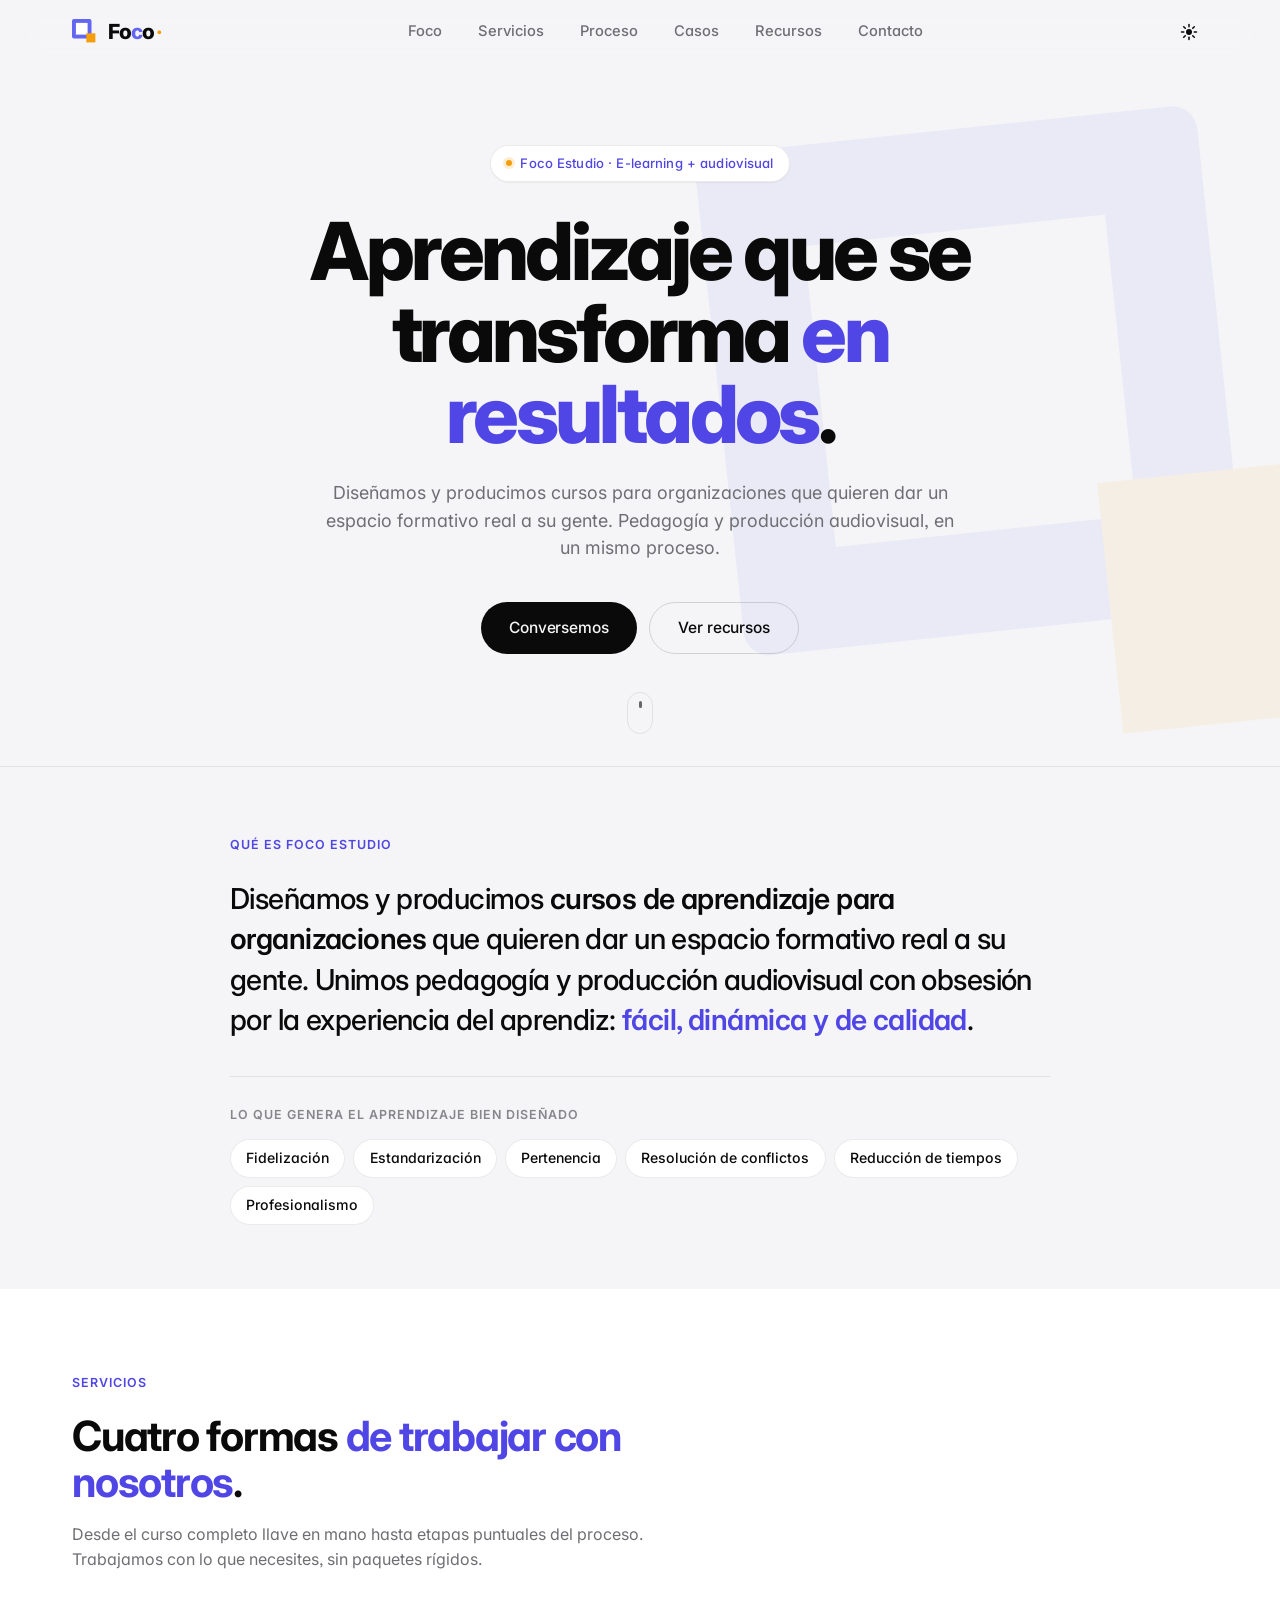
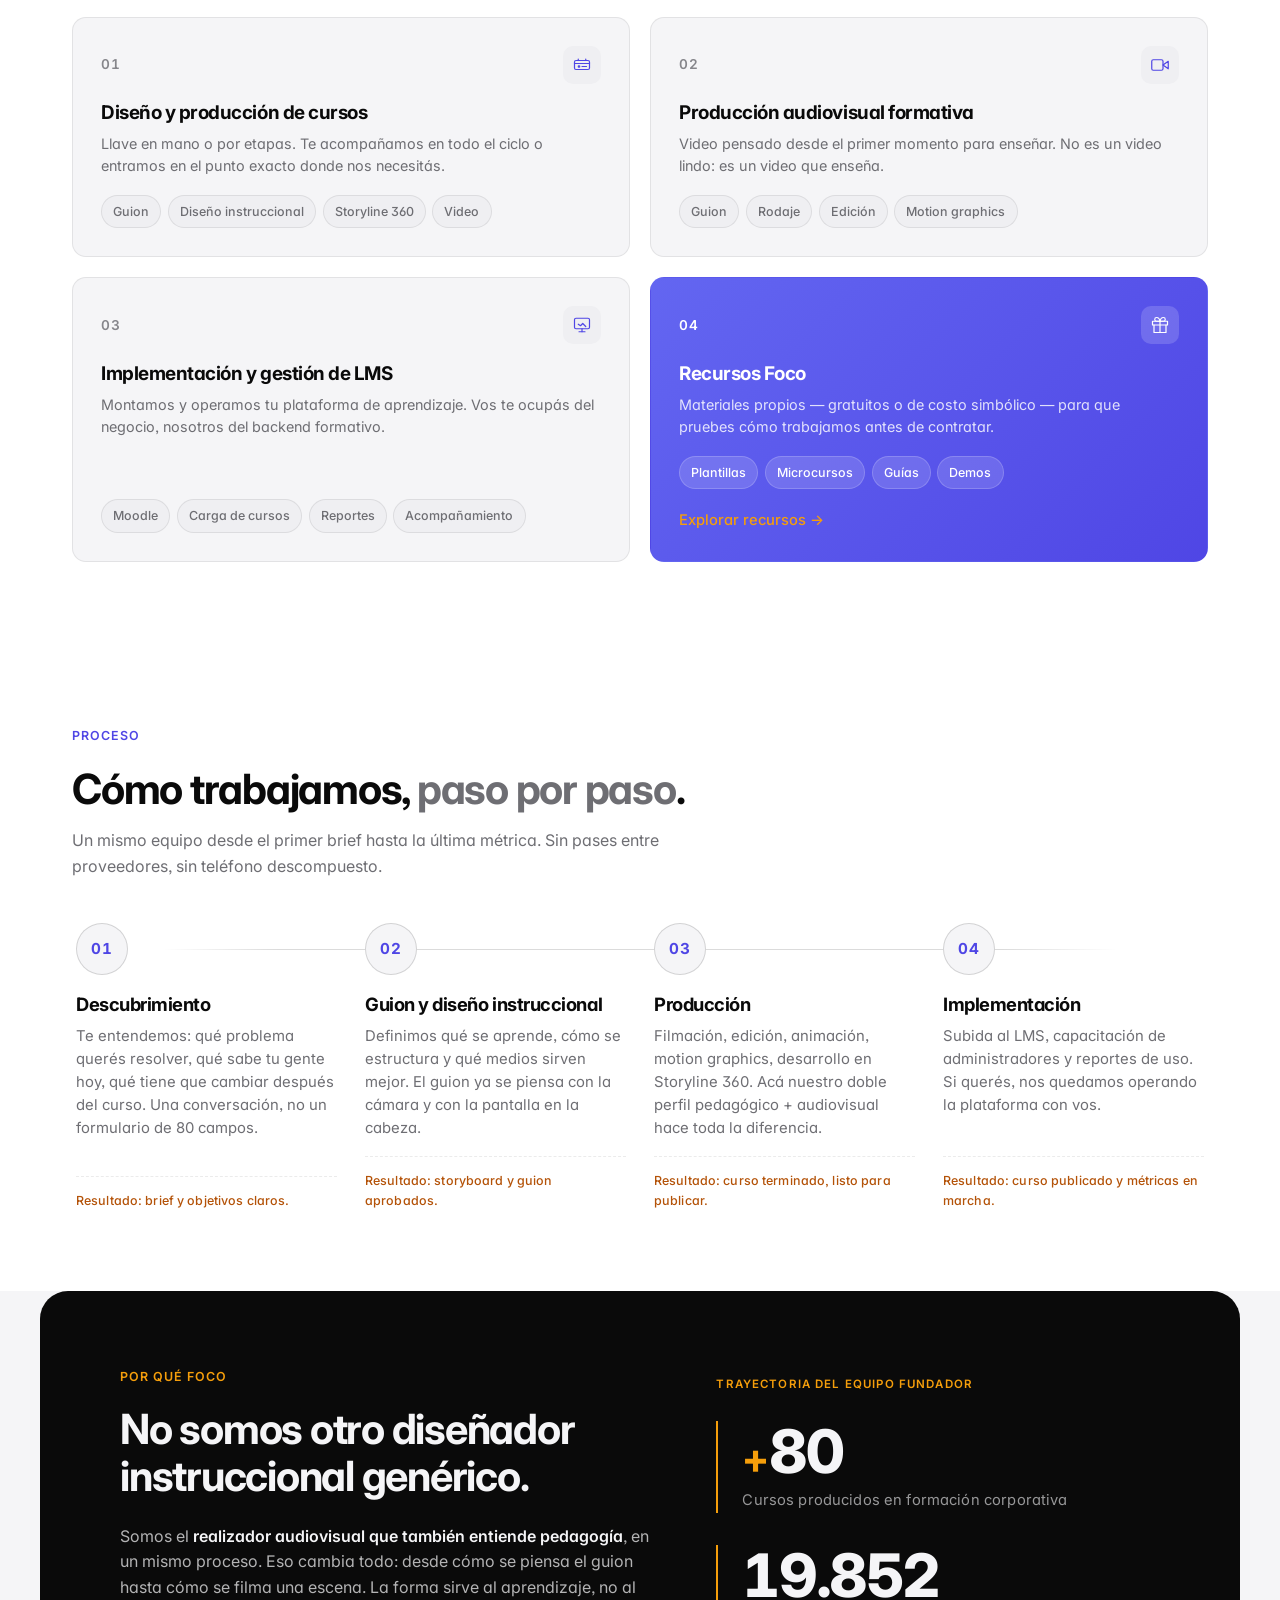
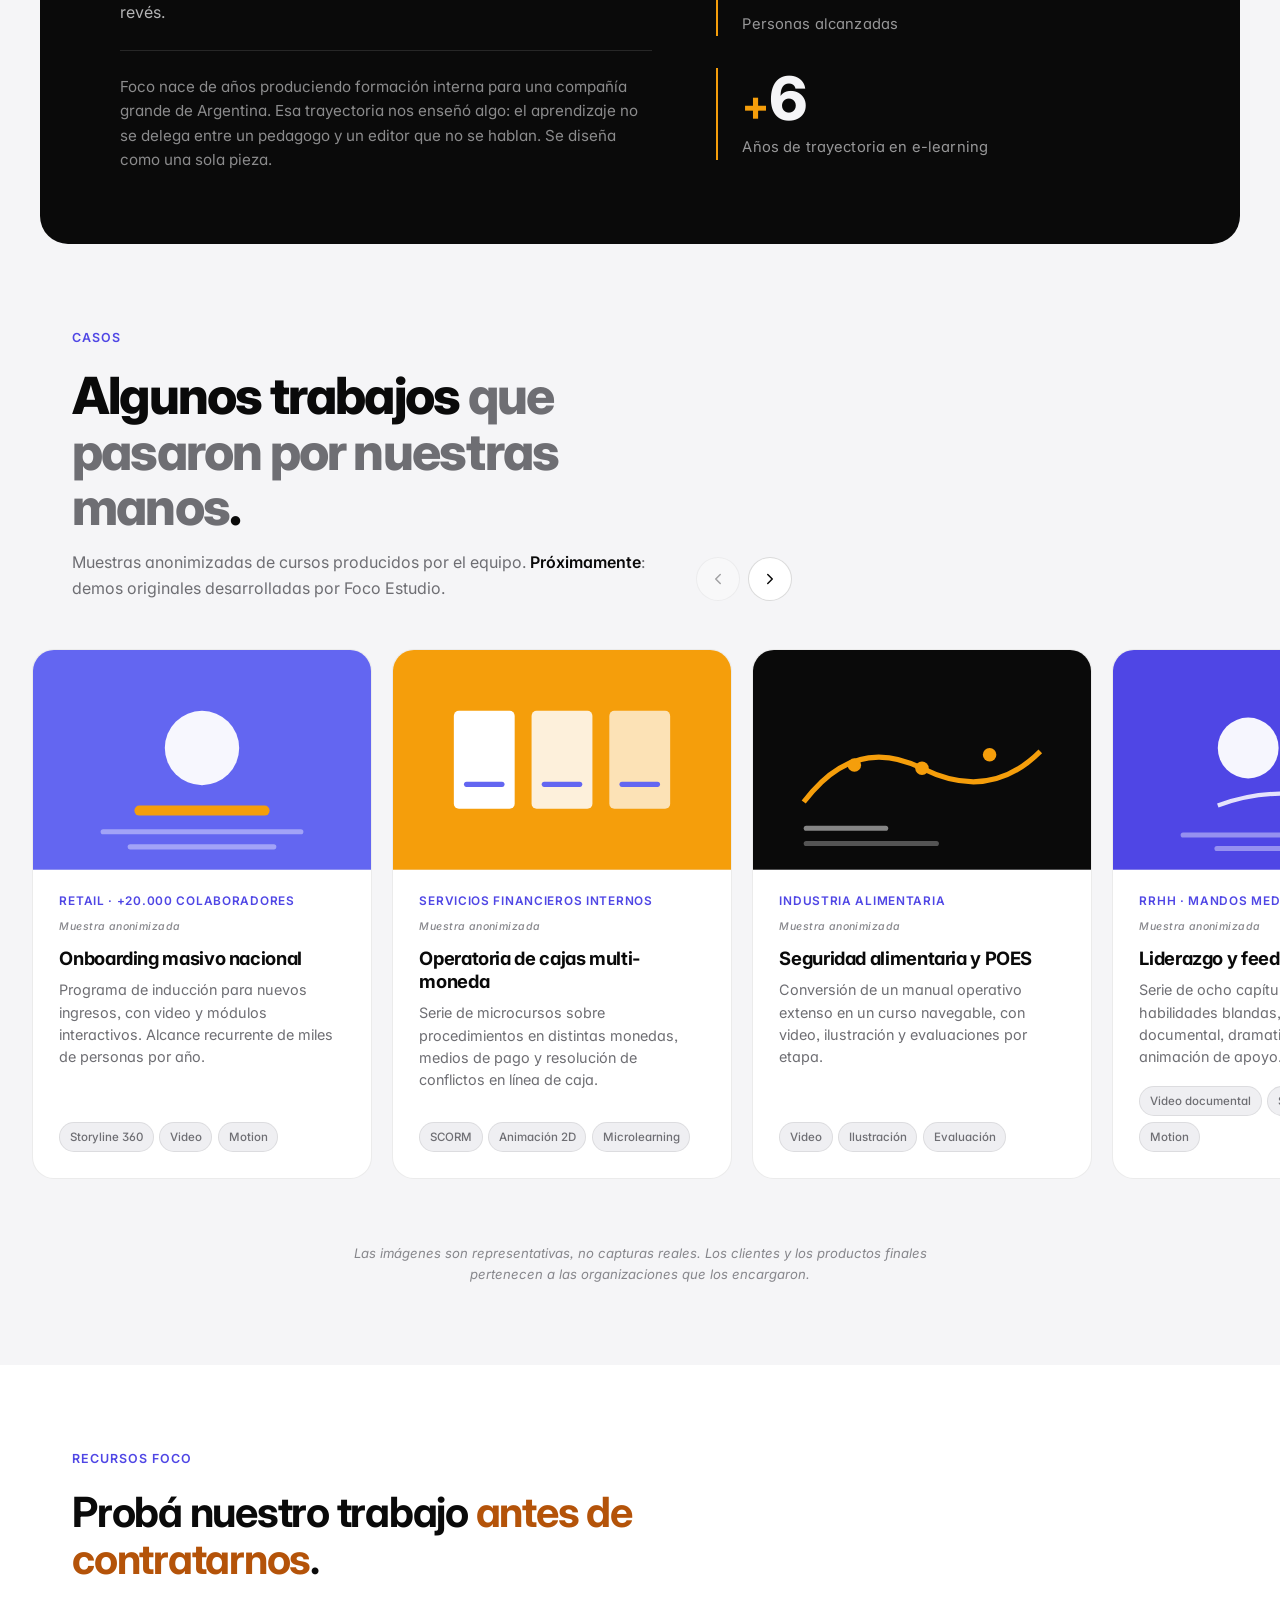
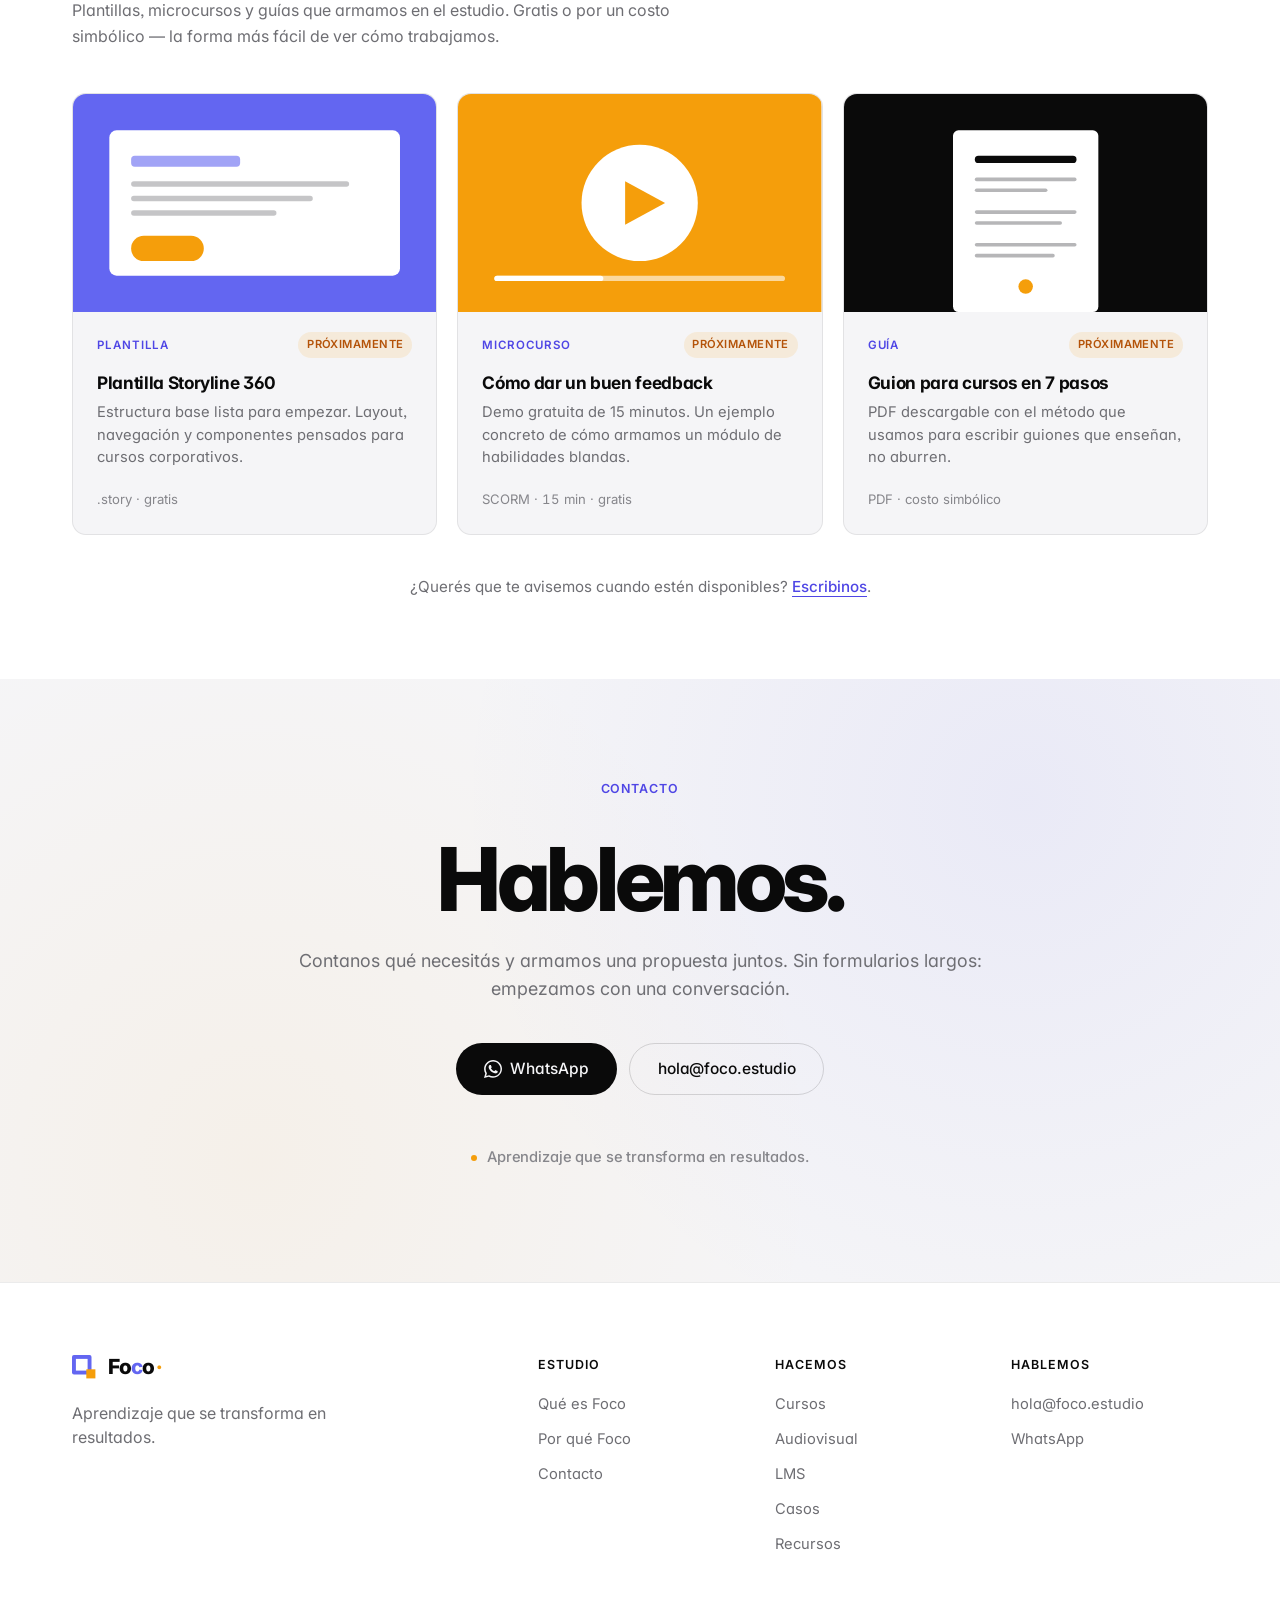
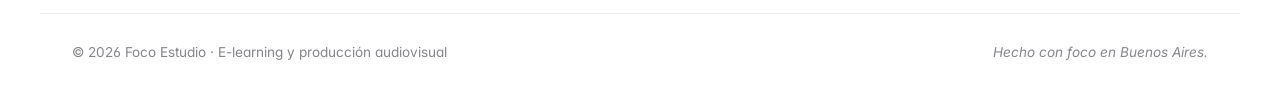
<file: foco-site/index.html>
<!DOCTYPE html>
<html lang="es" data-theme="light">
<head>
  <meta charset="UTF-8">
  <meta name="viewport" content="width=device-width, initial-scale=1.0">
  <title>Foco Estudio — Aprendizaje que se transforma en resultados</title>
  <meta name="description" content="Foco Estudio diseña y produce cursos de aprendizaje para organizaciones. Une pedagogía y producción audiovisual con obsesión por la experiencia del aprendiz.">
  <meta name="theme-color" content="#0a0a0a">
  <meta property="og:title" content="Foco Estudio — Aprendizaje que se transforma en resultados">
  <meta property="og:description" content="Estudio de e-learning y producción audiovisual. Diseñamos y producimos cursos para organizaciones que quieren dar un espacio formativo real a su gente.">
  <meta property="og:site_name" content="Foco Estudio">
  <meta property="og:type" content="website">

  <link rel="icon" type="image/svg+xml" href="data:image/svg+xml,%3Csvg xmlns='http://www.w3.org/2000/svg' viewBox='0 0 40 40'%3E%3Crect width='30' height='30' rx='3' fill='%236366f1'/%3E%3Crect x='6' y='6' width='18' height='18' fill='%23ffffff'/%3E%3Crect x='22' y='22' width='14' height='14' fill='%23f59e0b'/%3E%3C/svg%3E">

  <link rel="preconnect" href="https://fonts.googleapis.com">
  <link rel="preconnect" href="https://fonts.gstatic.com" crossorigin>
  <link href="https://fonts.googleapis.com/css2?family=Inter:wght@300;400;500;600;700;800;900&display=swap" rel="stylesheet">

  <link rel="stylesheet" href="style.css">
  <script>
    (function () {
      try {
        var stored = localStorage.getItem('foco-theme');
        var prefersDark = window.matchMedia('(prefers-color-scheme: dark)').matches;
        var theme = stored || (prefersDark ? 'dark' : 'light');
        document.documentElement.setAttribute('data-theme', theme);
      } catch (e) {}
    })();
  </script>
</head>
<body>

<a class="skip-link" href="#hero">Saltar al contenido</a>

<header class="nav" role="banner">
  <nav class="nav-inner" aria-label="Navegación principal">
    <a href="#hero" class="brand" aria-label="Foco Estudio — Ir al inicio">
      <svg class="brand-mark" viewBox="0 0 40 40" aria-hidden="true" focusable="false">
        <rect width="30" height="30" rx="3" fill="var(--indigo)"/>
        <rect x="6" y="6" width="18" height="18" fill="#ffffff"/>
        <rect x="22" y="22" width="14" height="14" fill="var(--amber)"/>
      </svg>
      <span class="brand-word" aria-hidden="true">
        <span>Fo</span><span class="brand-c">c</span><span>o</span><span class="brand-dot">·</span>
      </span>
    </a>

    <ul class="nav-links">
      <li><a href="#foco">Foco</a></li>
      <li><a href="#servicios">Servicios</a></li>
      <li><a href="#proceso">Proceso</a></li>
      <li><a href="#casos">Casos</a></li>
      <li><a href="#recursos">Recursos</a></li>
      <li><a href="#contacto">Contacto</a></li>
    </ul>

    <div class="nav-actions">
      <button class="theme-toggle" id="theme-toggle" type="button" aria-label="Cambiar entre modo claro y oscuro">
        <svg class="theme-icon theme-icon-sun" viewBox="0 0 24 24" aria-hidden="true" focusable="false">
          <circle cx="12" cy="12" r="4" fill="currentColor"/>
          <g stroke="currentColor" stroke-width="2" stroke-linecap="round">
            <line x1="12" y1="2" x2="12" y2="5"/>
            <line x1="12" y1="19" x2="12" y2="22"/>
            <line x1="2" y1="12" x2="5" y2="12"/>
            <line x1="19" y1="12" x2="22" y2="12"/>
            <line x1="4.93" y1="4.93" x2="7.05" y2="7.05"/>
            <line x1="16.95" y1="16.95" x2="19.07" y2="19.07"/>
            <line x1="4.93" y1="19.07" x2="7.05" y2="16.95"/>
            <line x1="16.95" y1="7.05" x2="19.07" y2="4.93"/>
          </g>
        </svg>
        <svg class="theme-icon theme-icon-moon" viewBox="0 0 24 24" aria-hidden="true" focusable="false">
          <path d="M21 12.79A9 9 0 1 1 11.21 3 7 7 0 0 0 21 12.79z" fill="currentColor"/>
        </svg>
      </button>
      <button class="menu-toggle" id="menu-toggle" type="button" aria-label="Abrir menú" aria-expanded="false" aria-controls="mobile-menu">
        <span></span><span></span><span></span>
      </button>
    </div>
  </nav>

  <div class="mobile-menu" id="mobile-menu" hidden>
    <ul>
      <li><a href="#foco">Foco</a></li>
      <li><a href="#servicios">Servicios</a></li>
      <li><a href="#proceso">Proceso</a></li>
      <li><a href="#casos">Casos</a></li>
      <li><a href="#por-que">Por qué</a></li>
      <li><a href="#recursos">Recursos</a></li>
      <li><a href="#contacto">Contacto</a></li>
    </ul>
  </div>
</header>

<main>
  <!-- ========== HERO ========== -->
  <section class="hero" id="hero">
    <div class="hero-bg" aria-hidden="true">
      <svg viewBox="0 0 400 400" class="hero-symbol" preserveAspectRatio="xMidYMid meet">
        <rect x="20" y="20" width="280" height="280" rx="14" fill="var(--indigo)"/>
        <rect x="76" y="76" width="168" height="168" fill="var(--bg)"/>
        <rect x="224" y="224" width="140" height="140" fill="var(--amber)"/>
      </svg>
    </div>

    <div class="hero-content">
      <span class="eyebrow">Foco Estudio · E-learning + audiovisual</span>
      <h1 class="hero-title">
        Aprendizaje que se transforma <span class="hero-accent">en resultados</span>.
      </h1>
      <p class="hero-sub">
        Diseñamos y producimos cursos para organizaciones que quieren dar un espacio formativo real a su gente. Pedagogía y producción audiovisual, en un mismo proceso.
      </p>
      <div class="hero-cta">
        <a href="#contacto" class="btn btn-primary">Conversemos</a>
        <a href="#recursos" class="btn btn-ghost">Ver recursos</a>
      </div>
    </div>

    <a href="#foco" class="hero-scroll" aria-label="Ir a la siguiente sección">
      <span></span>
    </a>
  </section>

  <!-- ========== QUÉ ES FOCO (narrativa) ========== -->
  <section class="section section-narrative section-divider" id="foco">
    <div class="section-inner">
      <div class="narrative reveal">
        <span class="section-eyebrow">Qué es Foco Estudio</span>
        <p class="narrative-lead">
          Diseñamos y producimos <strong>cursos de aprendizaje para organizaciones</strong> que quieren dar un espacio formativo real a su gente. Unimos pedagogía y producción audiovisual con obsesión por la experiencia del aprendiz: <em>fácil, dinámica y de calidad</em>.
        </p>
        <div class="narrative-foot">
          <span class="narrative-foot-label">Lo que genera el aprendizaje bien diseñado</span>
          <ul class="pills">
            <li>Fidelización</li>
            <li>Estandarización</li>
            <li>Pertenencia</li>
            <li>Resolución de conflictos</li>
            <li>Reducción de tiempos</li>
            <li>Profesionalismo</li>
          </ul>
        </div>
      </div>
    </div>
  </section>

  <!-- ========== SERVICIOS ========== -->
  <section class="section section-alt" id="servicios">
    <div class="section-inner">
      <header class="section-header reveal">
        <span class="section-eyebrow">Servicios</span>
        <h2 class="section-title">
          Cuatro formas <span class="text-indigo">de trabajar con nosotros</span>.
        </h2>
        <p class="section-lead">
          Desde el curso completo llave en mano hasta etapas puntuales del proceso. Trabajamos con lo que necesites, sin paquetes rígidos.
        </p>
      </header>

      <div class="services">
        <article class="service-card reveal">
          <div class="service-head">
            <span class="service-num">01</span>
            <span class="service-icon" aria-hidden="true">
              <svg viewBox="0 0 24 24" fill="none" stroke="currentColor" stroke-width="1.6" stroke-linecap="round" stroke-linejoin="round">
                <rect x="2" y="6" width="20" height="12" rx="2"/>
                <path d="M2 10h20"/>
                <path d="M7 6V4M17 6V4"/>
                <circle cx="8" cy="14" r="1" fill="currentColor"/>
                <path d="M12 14h6"/>
              </svg>
            </span>
          </div>
          <h3 class="service-title">Diseño y producción de cursos</h3>
          <p class="service-desc">Llave en mano o por etapas. Te acompañamos en todo el ciclo o entramos en el punto exacto donde nos necesitás.</p>
          <ul class="service-tags">
            <li>Guion</li>
            <li>Diseño instruccional</li>
            <li>Storyline 360</li>
            <li>Video</li>
          </ul>
        </article>

        <article class="service-card reveal">
          <div class="service-head">
            <span class="service-num">02</span>
            <span class="service-icon" aria-hidden="true">
              <svg viewBox="0 0 24 24" fill="none" stroke="currentColor" stroke-width="1.6" stroke-linecap="round" stroke-linejoin="round">
                <polygon points="23 7 16 12 23 17 23 7"/>
                <rect x="1" y="5" width="15" height="14" rx="2"/>
              </svg>
            </span>
          </div>
          <h3 class="service-title">Producción audiovisual formativa</h3>
          <p class="service-desc">Video pensado desde el primer momento para enseñar. No es un video lindo: es un video que enseña.</p>
          <ul class="service-tags">
            <li>Guion</li>
            <li>Rodaje</li>
            <li>Edición</li>
            <li>Motion graphics</li>
          </ul>
        </article>

        <article class="service-card reveal">
          <div class="service-head">
            <span class="service-num">03</span>
            <span class="service-icon" aria-hidden="true">
              <svg viewBox="0 0 24 24" fill="none" stroke="currentColor" stroke-width="1.6" stroke-linecap="round" stroke-linejoin="round">
                <rect x="2" y="3" width="20" height="14" rx="2"/>
                <line x1="8" y1="21" x2="16" y2="21"/>
                <line x1="12" y1="17" x2="12" y2="21"/>
                <path d="M7 11l3 2 3-3 4 4"/>
              </svg>
            </span>
          </div>
          <h3 class="service-title">Implementación y gestión de LMS</h3>
          <p class="service-desc">Montamos y operamos tu plataforma de aprendizaje. Vos te ocupás del negocio, nosotros del backend formativo.</p>
          <ul class="service-tags">
            <li>Moodle</li>
            <li>Carga de cursos</li>
            <li>Reportes</li>
            <li>Acompañamiento</li>
          </ul>
        </article>

        <article class="service-card service-card-feature reveal">
          <div class="service-head">
            <span class="service-num">04</span>
            <span class="service-icon" aria-hidden="true">
              <svg viewBox="0 0 24 24" fill="none" stroke="currentColor" stroke-width="1.6" stroke-linecap="round" stroke-linejoin="round">
                <polyline points="20 12 20 22 4 22 4 12"/>
                <rect x="2" y="7" width="20" height="5"/>
                <line x1="12" y1="22" x2="12" y2="7"/>
                <path d="M12 7H7.5a2.5 2.5 0 0 1 0-5C11 2 12 7 12 7z"/>
                <path d="M12 7h4.5a2.5 2.5 0 0 0 0-5C13 2 12 7 12 7z"/>
              </svg>
            </span>
          </div>
          <h3 class="service-title">Recursos Foco</h3>
          <p class="service-desc">Materiales propios — gratuitos o de costo simbólico — para que pruebes cómo trabajamos antes de contratar.</p>
          <ul class="service-tags">
            <li>Plantillas</li>
            <li>Microcursos</li>
            <li>Guías</li>
            <li>Demos</li>
          </ul>
          <a href="#recursos" class="service-link">Explorar recursos →</a>
        </article>
      </div>
    </div>
  </section>

  <!-- ========== PROCESO ========== -->
  <section class="section section-alt" id="proceso">
    <div class="section-inner">
      <header class="section-header reveal">
        <span class="section-eyebrow">Proceso</span>
        <h2 class="section-title">
          Cómo trabajamos, <span class="text-muted">paso por paso</span>.
        </h2>
        <p class="section-lead">
          Un mismo equipo desde el primer brief hasta la última métrica. Sin pases entre proveedores, sin teléfono descompuesto.
        </p>
      </header>

      <ol class="process">
        <li class="process-step reveal">
          <div class="process-num">01</div>
          <h3 class="process-title">Descubrimiento</h3>
          <p class="process-desc">Te entendemos: qué problema querés resolver, qué sabe tu gente hoy, qué tiene que cambiar después del curso. Una conversación, no un formulario de 80 campos.</p>
          <span class="process-out">Resultado: brief y objetivos claros.</span>
        </li>
        <li class="process-step reveal">
          <div class="process-num">02</div>
          <h3 class="process-title">Guion y diseño instruccional</h3>
          <p class="process-desc">Definimos qué se aprende, cómo se estructura y qué medios sirven mejor. El guion ya se piensa con la cámara y con la pantalla en la cabeza.</p>
          <span class="process-out">Resultado: storyboard y guion aprobados.</span>
        </li>
        <li class="process-step reveal">
          <div class="process-num">03</div>
          <h3 class="process-title">Producción</h3>
          <p class="process-desc">Filmación, edición, animación, motion graphics, desarrollo en Storyline 360. Acá nuestro doble perfil pedagógico + audiovisual hace toda la diferencia.</p>
          <span class="process-out">Resultado: curso terminado, listo para publicar.</span>
        </li>
        <li class="process-step reveal">
          <div class="process-num">04</div>
          <h3 class="process-title">Implementación</h3>
          <p class="process-desc">Subida al LMS, capacitación de administradores y reportes de uso. Si querés, nos quedamos operando la plataforma con vos.</p>
          <span class="process-out">Resultado: curso publicado y métricas en marcha.</span>
        </li>
      </ol>
    </div>
  </section>

  <!-- ========== POR QUÉ FOCO ========== -->
  <section class="section section-dark" id="por-que">
    <div class="section-inner">
      <div class="why-grid">
        <header class="why-text reveal">
          <span class="section-eyebrow">Por qué Foco</span>
          <h2 class="section-title">
            No somos otro diseñador instruccional genérico.
          </h2>
          <p class="section-lead">
            Somos el <strong>realizador audiovisual que también entiende pedagogía</strong>, en un mismo proceso. Eso cambia todo: desde cómo se piensa el guion hasta cómo se filma una escena. La forma sirve al aprendizaje, no al revés.
          </p>
          <p class="why-note">
            Foco nace de años produciendo formación interna para una compañía grande de Argentina. Esa trayectoria nos enseñó algo: el aprendizaje no se delega entre un pedagogo y un editor que no se hablan. Se diseña como una sola pieza.
          </p>
        </header>

        <div class="stats-wrap">
          <span class="stats-eyebrow">Trayectoria del equipo fundador</span>
          <ul class="stats">
            <li class="stat reveal">
              <span class="stat-num"><span class="stat-plus">+</span>80</span>
              <span class="stat-label">Cursos producidos en formación corporativa</span>
            </li>
            <li class="stat reveal">
              <span class="stat-num">19.852</span>
              <span class="stat-label">Personas alcanzadas</span>
            </li>
            <li class="stat reveal">
              <span class="stat-num"><span class="stat-plus">+</span>6</span>
              <span class="stat-label">Años de trayectoria en e-learning</span>
            </li>
          </ul>
        </div>
      </div>
    </div>
  </section>

  <!-- ========== CASOS (primaria, carrusel horizontal) ========== -->
  <section class="section section-cases" id="casos">
    <div class="section-inner">
      <header class="section-header section-header-row reveal">
        <div class="section-header-text">
          <span class="section-eyebrow">Casos</span>
          <h2 class="section-title section-title-lg">
            Algunos trabajos <span class="text-muted">que pasaron por nuestras manos</span>.
          </h2>
          <p class="section-lead">
            Muestras anonimizadas de cursos producidos por el equipo. <strong>Próximamente</strong>: demos originales desarrolladas por Foco Estudio.
          </p>
        </div>
        <div class="cases-controls" role="group" aria-label="Navegar casos">
          <button class="cases-arrow" type="button" data-cases-prev aria-label="Caso anterior">
            <svg viewBox="0 0 24 24" fill="none" stroke="currentColor" stroke-width="2" stroke-linecap="round" stroke-linejoin="round" aria-hidden="true"><polyline points="15 18 9 12 15 6"/></svg>
          </button>
          <button class="cases-arrow" type="button" data-cases-next aria-label="Caso siguiente">
            <svg viewBox="0 0 24 24" fill="none" stroke="currentColor" stroke-width="2" stroke-linecap="round" stroke-linejoin="round" aria-hidden="true"><polyline points="9 18 15 12 9 6"/></svg>
          </button>
        </div>
      </header>
    </div>

    <div class="cases-scroller" data-cases-scroller tabindex="0" aria-label="Casos (deslizá o usá las flechas)">
        <article class="case-card reveal">
          <div class="case-visual case-v-1" aria-hidden="true">
            <svg viewBox="0 0 200 130" preserveAspectRatio="none">
              <rect width="200" height="130" fill="var(--indigo)"/>
              <circle cx="100" cy="58" r="22" fill="var(--bg-alt)" opacity="0.95"/>
              <rect x="60" y="92" width="80" height="6" rx="3" fill="var(--amber)"/>
              <rect x="40" y="106" width="120" height="3" rx="1.5" fill="var(--bg-alt)" opacity="0.4"/>
              <rect x="56" y="115" width="88" height="3" rx="1.5" fill="var(--bg-alt)" opacity="0.4"/>
            </svg>
          </div>
          <div class="case-body">
            <div class="case-meta">
              <span class="case-sector">Retail · +20.000 colaboradores</span>
              <span class="case-anon">Muestra anonimizada</span>
            </div>
            <h3 class="case-title">Onboarding masivo nacional</h3>
            <p class="case-desc">Programa de inducción para nuevos ingresos, con video y módulos interactivos. Alcance recurrente de miles de personas por año.</p>
            <ul class="case-tags">
              <li>Storyline 360</li>
              <li>Video</li>
              <li>Motion</li>
            </ul>
          </div>
        </article>

        <article class="case-card reveal">
          <div class="case-visual case-v-2" aria-hidden="true">
            <svg viewBox="0 0 200 130" preserveAspectRatio="none">
              <rect width="200" height="130" fill="var(--amber)"/>
              <rect x="36" y="36" width="36" height="58" rx="3" fill="var(--bg-alt)"/>
              <rect x="82" y="36" width="36" height="58" rx="3" fill="var(--bg-alt)" opacity="0.85"/>
              <rect x="128" y="36" width="36" height="58" rx="3" fill="var(--bg-alt)" opacity="0.7"/>
              <rect x="42" y="78" width="24" height="3" rx="1.5" fill="var(--indigo)"/>
              <rect x="88" y="78" width="24" height="3" rx="1.5" fill="var(--indigo)"/>
              <rect x="134" y="78" width="24" height="3" rx="1.5" fill="var(--indigo)"/>
            </svg>
          </div>
          <div class="case-body">
            <div class="case-meta">
              <span class="case-sector">Servicios financieros internos</span>
              <span class="case-anon">Muestra anonimizada</span>
            </div>
            <h3 class="case-title">Operatoria de cajas multi-moneda</h3>
            <p class="case-desc">Serie de microcursos sobre procedimientos en distintas monedas, medios de pago y resolución de conflictos en línea de caja.</p>
            <ul class="case-tags">
              <li>SCORM</li>
              <li>Animación 2D</li>
              <li>Microlearning</li>
            </ul>
          </div>
        </article>

        <article class="case-card reveal">
          <div class="case-visual case-v-3" aria-hidden="true">
            <svg viewBox="0 0 200 130" preserveAspectRatio="none">
              <rect width="200" height="130" fill="var(--text)"/>
              <path d="M30 90 Q60 50 100 70 T170 60" stroke="var(--amber)" stroke-width="3" fill="none"/>
              <circle cx="60" cy="68" r="4" fill="var(--amber)"/>
              <circle cx="100" cy="70" r="4" fill="var(--amber)"/>
              <circle cx="140" cy="62" r="4" fill="var(--amber)"/>
              <rect x="30" y="104" width="50" height="3" rx="1.5" fill="var(--bg-alt)" opacity="0.5"/>
              <rect x="30" y="113" width="80" height="3" rx="1.5" fill="var(--bg-alt)" opacity="0.3"/>
            </svg>
          </div>
          <div class="case-body">
            <div class="case-meta">
              <span class="case-sector">Industria alimentaria</span>
              <span class="case-anon">Muestra anonimizada</span>
            </div>
            <h3 class="case-title">Seguridad alimentaria y POES</h3>
            <p class="case-desc">Conversión de un manual operativo extenso en un curso navegable, con video, ilustración y evaluaciones por etapa.</p>
            <ul class="case-tags">
              <li>Video</li>
              <li>Ilustración</li>
              <li>Evaluación</li>
            </ul>
          </div>
        </article>

        <article class="case-card reveal">
          <div class="case-visual case-v-4" aria-hidden="true">
            <svg viewBox="0 0 200 130" preserveAspectRatio="none">
              <rect width="200" height="130" fill="var(--indigo-dark)"/>
              <circle cx="80" cy="58" r="18" fill="var(--bg-alt)" opacity="0.95"/>
              <circle cx="120" cy="58" r="18" fill="var(--amber)"/>
              <path d="M62 92 Q100 78 138 92" stroke="var(--bg-alt)" stroke-width="2.5" fill="none" opacity="0.85"/>
              <rect x="40" y="108" width="120" height="3" rx="1.5" fill="var(--bg-alt)" opacity="0.4"/>
              <rect x="60" y="116" width="80" height="3" rx="1.5" fill="var(--bg-alt)" opacity="0.4"/>
            </svg>
          </div>
          <div class="case-body">
            <div class="case-meta">
              <span class="case-sector">RRHH · Mandos medios</span>
              <span class="case-anon">Muestra anonimizada</span>
            </div>
            <h3 class="case-title">Liderazgo y feedback</h3>
            <p class="case-desc">Serie de ocho capítulos sobre habilidades blandas, con video documental, dramatizaciones y animación de apoyo.</p>
            <ul class="case-tags">
              <li>Video documental</li>
              <li>Storyline 360</li>
              <li>Motion</li>
            </ul>
          </div>
        </article>

        <article class="case-card reveal">
          <div class="case-visual case-v-5" aria-hidden="true">
            <svg viewBox="0 0 200 130" preserveAspectRatio="none">
              <rect width="200" height="130" fill="var(--bg-soft)"/>
              <rect x="30" y="40" width="50" height="50" rx="4" fill="var(--indigo)"/>
              <rect x="86" y="40" width="50" height="50" rx="4" fill="var(--amber)"/>
              <rect x="142" y="40" width="28" height="50" rx="4" fill="var(--text)"/>
              <rect x="30" y="100" width="140" height="3" rx="1.5" fill="var(--text-muted)" opacity="0.4"/>
              <rect x="30" y="108" width="100" height="3" rx="1.5" fill="var(--text-muted)" opacity="0.3"/>
            </svg>
          </div>
          <div class="case-body">
            <div class="case-meta">
              <span class="case-sector">Logística y depósito</span>
              <span class="case-anon">Muestra anonimizada</span>
            </div>
            <h3 class="case-title">Picking y armado de pedidos</h3>
            <p class="case-desc">Capacitación operativa para armadores y choferes. Animación 3D del flujo del depósito + video en planta.</p>
            <ul class="case-tags">
              <li>Animación 3D</li>
              <li>Video en sitio</li>
              <li>SCORM</li>
            </ul>
          </div>
        </article>

        <article class="case-card reveal">
          <div class="case-visual case-v-6" aria-hidden="true">
            <svg viewBox="0 0 200 130" preserveAspectRatio="none">
              <rect width="200" height="130" fill="var(--amber-dark)"/>
              <path d="M100 36 L114 64 L144 68 L122 88 L128 118 L100 102 L72 118 L78 88 L56 68 L86 64 Z" fill="var(--bg-alt)" opacity="0.95"/>
              <rect x="40" y="110" width="120" height="3" rx="1.5" fill="var(--bg-alt)" opacity="0.4" style="display:none"/>
            </svg>
          </div>
          <div class="case-body">
            <div class="case-meta">
              <span class="case-sector">Salud ocupacional</span>
              <span class="case-anon">Muestra anonimizada</span>
            </div>
            <h3 class="case-title">Prevención cardiovascular</h3>
            <p class="case-desc">Curso corto de hábitos saludables para servicio médico de empresa. Video formativo + materiales descargables.</p>
            <ul class="case-tags">
              <li>Video</li>
              <li>PDF</li>
              <li>Microlearning</li>
            </ul>
          </div>
        </article>
    </div>

    <div class="section-inner">
      <p class="cases-note reveal">
        Las imágenes son representativas, no capturas reales. Los clientes y los productos finales pertenecen a las organizaciones que los encargaron.
      </p>
    </div>
  </section>

  <!-- ========== RECURSOS ========== -->
  <section class="section section-alt" id="recursos">
    <div class="section-inner">
      <header class="section-header reveal">
        <span class="section-eyebrow">Recursos Foco</span>
        <h2 class="section-title">
          Probá nuestro trabajo <span class="text-amber">antes de contratarnos</span>.
        </h2>
        <p class="section-lead">
          Plantillas, microcursos y guías que armamos en el estudio. Gratis o por un costo simbólico — la forma más fácil de ver cómo trabajamos.
        </p>
      </header>

      <div class="resources">
        <article class="resource-card reveal">
          <div class="resource-visual" aria-hidden="true">
            <svg viewBox="0 0 200 120" preserveAspectRatio="none">
              <rect width="200" height="120" fill="var(--indigo)"/>
              <rect x="20" y="20" width="160" height="80" rx="4" fill="var(--bg-alt)"/>
              <rect x="32" y="34" width="60" height="6" rx="2" fill="var(--indigo)" opacity="0.6"/>
              <rect x="32" y="48" width="120" height="3" rx="1.5" fill="var(--text-muted)" opacity="0.4"/>
              <rect x="32" y="56" width="100" height="3" rx="1.5" fill="var(--text-muted)" opacity="0.4"/>
              <rect x="32" y="64" width="80" height="3" rx="1.5" fill="var(--text-muted)" opacity="0.4"/>
              <rect x="32" y="78" width="40" height="14" rx="7" fill="var(--amber)"/>
            </svg>
          </div>
          <div class="resource-body">
            <div class="resource-meta">
              <span class="resource-type">Plantilla</span>
              <span class="resource-badge">Próximamente</span>
            </div>
            <h3 class="resource-title">Plantilla Storyline 360</h3>
            <p class="resource-desc">Estructura base lista para empezar. Layout, navegación y componentes pensados para cursos corporativos.</p>
            <span class="resource-format">.story · gratis</span>
          </div>
        </article>

        <article class="resource-card reveal">
          <div class="resource-visual" aria-hidden="true">
            <svg viewBox="0 0 200 120" preserveAspectRatio="none">
              <rect width="200" height="120" fill="var(--amber)"/>
              <circle cx="100" cy="60" r="32" fill="var(--bg-alt)"/>
              <polygon points="92,48 92,72 114,60" fill="var(--amber)"/>
              <rect x="20" y="100" width="160" height="3" rx="1.5" fill="var(--bg-alt)" opacity="0.6"/>
              <rect x="20" y="100" width="60" height="3" rx="1.5" fill="var(--bg-alt)"/>
            </svg>
          </div>
          <div class="resource-body">
            <div class="resource-meta">
              <span class="resource-type">Microcurso</span>
              <span class="resource-badge">Próximamente</span>
            </div>
            <h3 class="resource-title">Cómo dar un buen feedback</h3>
            <p class="resource-desc">Demo gratuita de 15 minutos. Un ejemplo concreto de cómo armamos un módulo de habilidades blandas.</p>
            <span class="resource-format">SCORM · 15 min · gratis</span>
          </div>
        </article>

        <article class="resource-card reveal">
          <div class="resource-visual" aria-hidden="true">
            <svg viewBox="0 0 200 120" preserveAspectRatio="none">
              <rect width="200" height="120" fill="var(--text)"/>
              <rect x="60" y="20" width="80" height="100" rx="3" fill="var(--bg-alt)"/>
              <rect x="72" y="34" width="56" height="4" rx="2" fill="var(--text)"/>
              <rect x="72" y="46" width="56" height="2" rx="1" fill="var(--text-muted)" opacity="0.5"/>
              <rect x="72" y="52" width="40" height="2" rx="1" fill="var(--text-muted)" opacity="0.5"/>
              <rect x="72" y="64" width="56" height="2" rx="1" fill="var(--text-muted)" opacity="0.5"/>
              <rect x="72" y="70" width="48" height="2" rx="1" fill="var(--text-muted)" opacity="0.5"/>
              <rect x="72" y="82" width="56" height="2" rx="1" fill="var(--text-muted)" opacity="0.5"/>
              <rect x="72" y="88" width="44" height="2" rx="1" fill="var(--text-muted)" opacity="0.5"/>
              <circle cx="100" cy="106" r="4" fill="var(--amber)"/>
            </svg>
          </div>
          <div class="resource-body">
            <div class="resource-meta">
              <span class="resource-type">Guía</span>
              <span class="resource-badge">Próximamente</span>
            </div>
            <h3 class="resource-title">Guion para cursos en 7 pasos</h3>
            <p class="resource-desc">PDF descargable con el método que usamos para escribir guiones que enseñan, no aburren.</p>
            <span class="resource-format">PDF · costo simbólico</span>
          </div>
        </article>
      </div>

      <p class="resources-note reveal">
        ¿Querés que te avisemos cuando estén disponibles? <a href="#contacto">Escribinos</a>.
      </p>
    </div>
  </section>

  <!-- ========== CONTACTO ========== -->
  <section class="section section-contact" id="contacto">
    <div class="section-inner">
      <div class="contact reveal">
        <span class="section-eyebrow">Contacto</span>
        <h2 class="contact-title">Hablemos.</h2>
        <p class="contact-lead">
          Contanos qué necesitás y armamos una propuesta juntos. Sin formularios largos: empezamos con una conversación.
        </p>

        <div class="contact-actions">
          <a href="https://wa.me/5491100000000?text=Hola%20Foco%2C%20me%20interesa..." class="btn btn-primary btn-wa" target="_blank" rel="noopener">
            <svg viewBox="0 0 24 24" aria-hidden="true" fill="currentColor">
              <path d="M17.5 14.4c-.3-.1-1.7-.8-2-.9-.3-.1-.5-.1-.7.1-.2.3-.7.9-.9 1.1-.2.2-.3.2-.6.1-.3-.1-1.2-.4-2.3-1.4-.9-.8-1.4-1.7-1.6-2-.2-.3 0-.5.1-.6.1-.1.3-.3.4-.5.1-.2.2-.3.3-.5.1-.2 0-.4 0-.5-.1-.1-.7-1.6-.9-2.2-.2-.6-.5-.5-.7-.5h-.6c-.2 0-.5.1-.8.4-.3.3-1 1-1 2.5s1.1 2.9 1.2 3.1c.1.2 2.1 3.2 5.1 4.5.7.3 1.3.5 1.7.6.7.2 1.4.2 1.9.1.6-.1 1.7-.7 2-1.4.2-.7.2-1.2.2-1.4-.1-.2-.3-.2-.6-.4z"/>
              <path d="M20.5 3.5C18.3 1.2 15.3 0 12.1 0 5.5 0 .1 5.4.1 12c0 2.1.5 4.1 1.6 5.9L0 24l6.3-1.6c1.7.9 3.7 1.4 5.7 1.4 6.6 0 12-5.4 12-12 0-3.2-1.2-6.2-3.5-8.3zM12.1 21.8c-1.8 0-3.5-.5-5.1-1.4l-.4-.2-3.7 1 1-3.6-.2-.4c-1-1.6-1.5-3.5-1.5-5.3 0-5.5 4.5-9.9 9.9-9.9 2.7 0 5.2 1 7 2.9 1.9 1.9 2.9 4.4 2.9 7 0 5.6-4.5 9.9-9.9 9.9z"/>
            </svg>
            <span>WhatsApp</span>
          </a>
          <a href="mailto:hola@foco.estudio" class="btn btn-ghost">hola@foco.estudio</a>
        </div>

        <p class="contact-tagline">
          <span class="contact-tagline-dot" aria-hidden="true"></span>
          Aprendizaje que se transforma en resultados.
        </p>
      </div>
    </div>
  </section>
</main>

<!-- ========== FOOTER ========== -->
<footer class="footer">
  <div class="footer-inner">
    <div class="footer-brand">
      <a href="#hero" class="brand" aria-label="Foco Estudio — Ir al inicio">
        <svg class="brand-mark" viewBox="0 0 40 40" aria-hidden="true" focusable="false">
          <rect width="30" height="30" rx="3" fill="var(--indigo)"/>
          <rect x="6" y="6" width="18" height="18" fill="#ffffff"/>
          <rect x="22" y="22" width="14" height="14" fill="var(--amber)"/>
        </svg>
        <span class="brand-word" aria-hidden="true">
          <span>Fo</span><span class="brand-c">c</span><span>o</span><span class="brand-dot">·</span>
        </span>
      </a>
      <p class="footer-tagline">Aprendizaje que se transforma en resultados.</p>
    </div>

    <nav class="footer-nav" aria-label="Navegación de pie">
      <div class="footer-col">
        <h4>Estudio</h4>
        <ul>
          <li><a href="#foco">Qué es Foco</a></li>
          <li><a href="#por-que">Por qué Foco</a></li>
          <li><a href="#contacto">Contacto</a></li>
        </ul>
      </div>
      <div class="footer-col">
        <h4>Hacemos</h4>
        <ul>
          <li><a href="#servicios">Cursos</a></li>
          <li><a href="#servicios">Audiovisual</a></li>
          <li><a href="#servicios">LMS</a></li>
          <li><a href="#casos">Casos</a></li>
          <li><a href="#recursos">Recursos</a></li>
        </ul>
      </div>
      <div class="footer-col">
        <h4>Hablemos</h4>
        <ul>
          <li><a href="mailto:hola@foco.estudio">hola@foco.estudio</a></li>
          <li><a href="https://wa.me/5491100000000" target="_blank" rel="noopener">WhatsApp</a></li>
        </ul>
      </div>
    </nav>
  </div>

  <div class="footer-bottom">
    <span>© <span id="year">2026</span> Foco Estudio · E-learning y producción audiovisual</span>
    <span class="footer-meta">Hecho con foco en Buenos Aires.</span>
  </div>
</footer>

<script>
  // Theme toggle
  (function () {
    var root = document.documentElement;
    var toggle = document.getElementById('theme-toggle');
    if (!toggle) return;
    toggle.addEventListener('click', function () {
      var current = root.getAttribute('data-theme') || 'light';
      var next = current === 'dark' ? 'light' : 'dark';
      root.setAttribute('data-theme', next);
      try { localStorage.setItem('foco-theme', next); } catch (e) {}
    });
  })();

  // Mobile menu
  (function () {
    var btn = document.getElementById('menu-toggle');
    var menu = document.getElementById('mobile-menu');
    if (!btn || !menu) return;
    btn.addEventListener('click', function () {
      var open = btn.getAttribute('aria-expanded') === 'true';
      btn.setAttribute('aria-expanded', String(!open));
      btn.classList.toggle('is-open', !open);
      menu.hidden = open;
    });
    menu.addEventListener('click', function (e) {
      if (e.target.tagName === 'A') {
        btn.setAttribute('aria-expanded', 'false');
        btn.classList.remove('is-open');
        menu.hidden = true;
      }
    });
  })();

  // Nav scroll state
  (function () {
    var nav = document.querySelector('.nav');
    if (!nav) return;
    var onScroll = function () {
      nav.classList.toggle('is-scrolled', window.scrollY > 8);
    };
    onScroll();
    window.addEventListener('scroll', onScroll, { passive: true });
  })();

  // Reveal on scroll
  (function () {
    var items = document.querySelectorAll('.reveal');
    if (!items.length || !('IntersectionObserver' in window)) {
      items.forEach(function (el) { el.classList.add('is-visible'); });
      return;
    }
    var io = new IntersectionObserver(function (entries) {
      entries.forEach(function (entry) {
        if (entry.isIntersecting) {
          entry.target.classList.add('is-visible');
          io.unobserve(entry.target);
        }
      });
    }, { threshold: 0.12, rootMargin: '0px 0px -60px 0px' });
    items.forEach(function (el) { io.observe(el); });
  })();

  // Casos carousel
  (function () {
    var scroller = document.querySelector('[data-cases-scroller]');
    var prev = document.querySelector('[data-cases-prev]');
    var next = document.querySelector('[data-cases-next]');
    if (!scroller || !prev || !next) return;

    var step = function () {
      var card = scroller.querySelector('.case-card');
      if (!card) return 320;
      var styles = window.getComputedStyle(scroller);
      var gap = parseFloat(styles.columnGap || styles.gap || 20) || 20;
      return card.getBoundingClientRect().width + gap;
    };

    var updateArrows = function () {
      var max = scroller.scrollWidth - scroller.clientWidth - 1;
      prev.disabled = scroller.scrollLeft <= 0;
      next.disabled = scroller.scrollLeft >= max;
    };

    prev.addEventListener('click', function () {
      scroller.scrollBy({ left: -step(), behavior: 'smooth' });
    });
    next.addEventListener('click', function () {
      scroller.scrollBy({ left: step(), behavior: 'smooth' });
    });
    scroller.addEventListener('scroll', updateArrows, { passive: true });
    window.addEventListener('resize', updateArrows);
    updateArrows();
  })();

  // Year
  (function () {
    var y = document.getElementById('year');
    if (y) y.textContent = new Date().getFullYear();
  })();
</script>

</body>
</html>
</file>
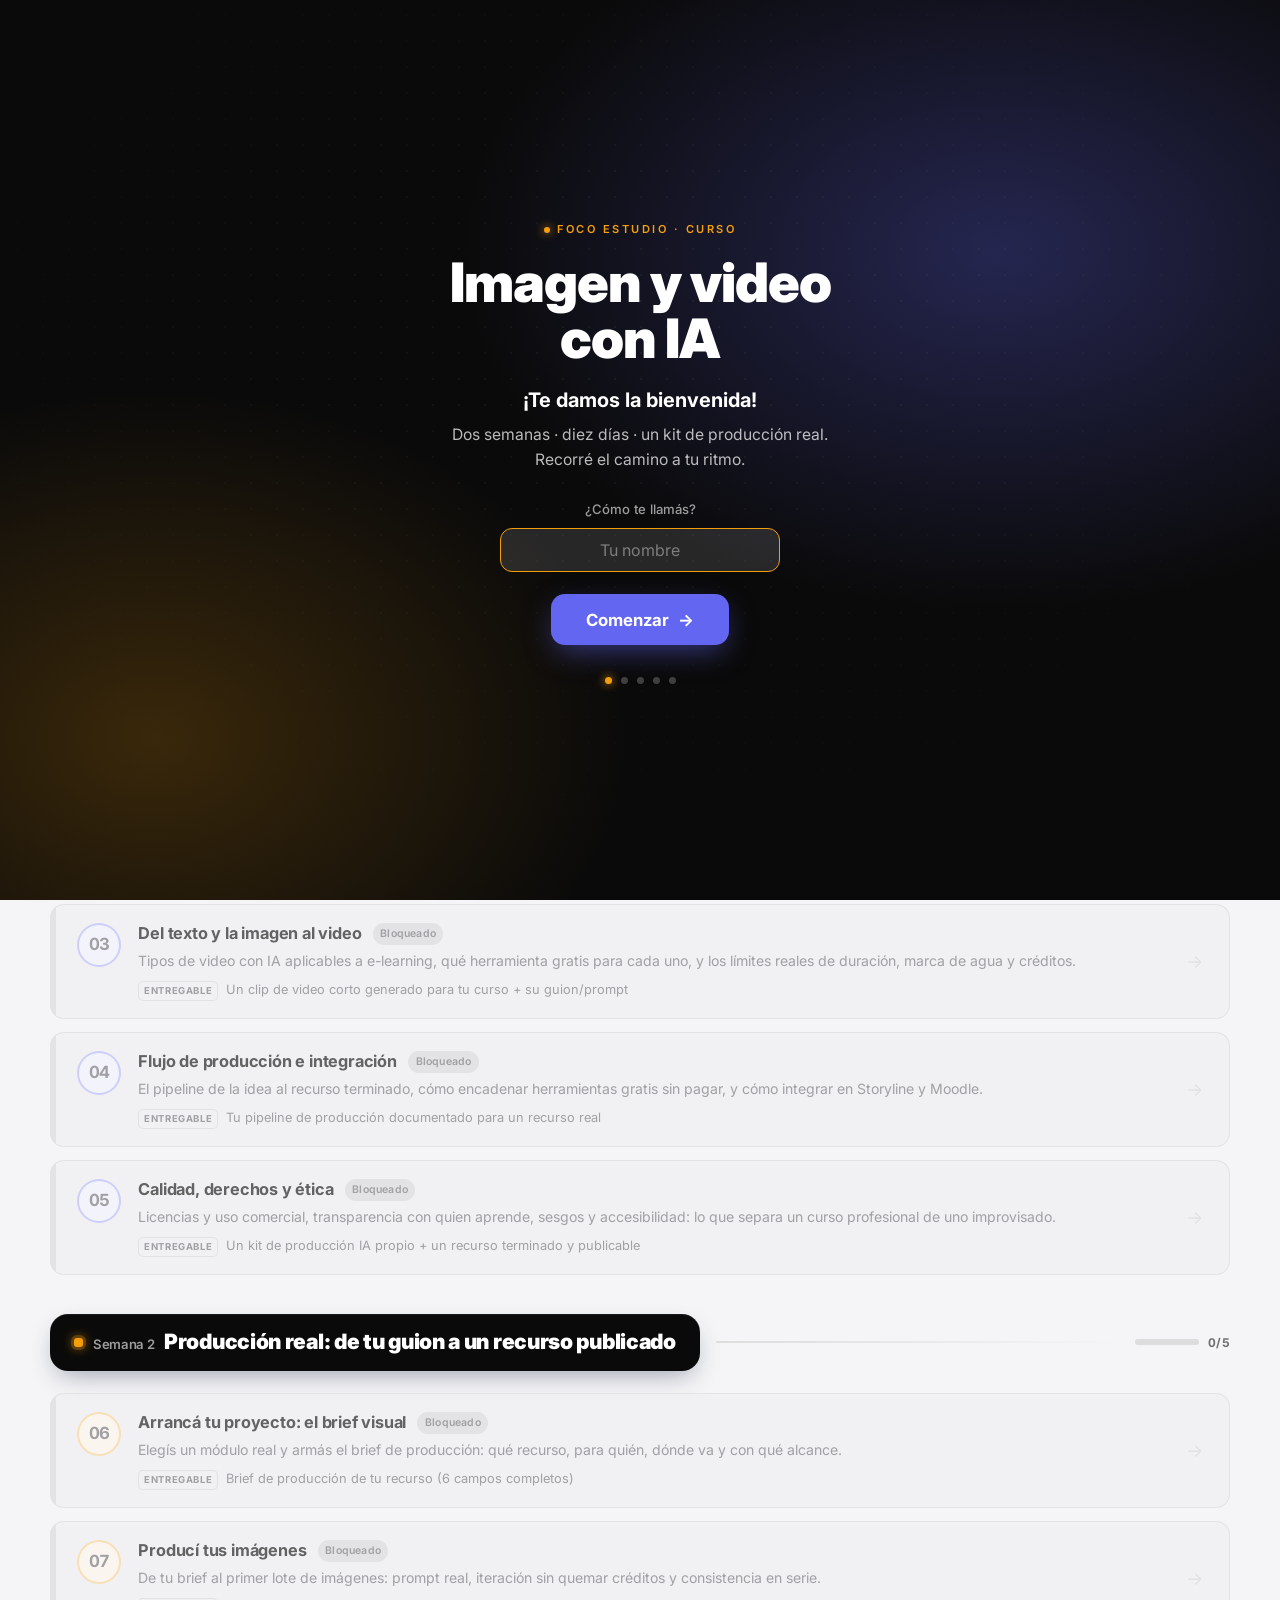
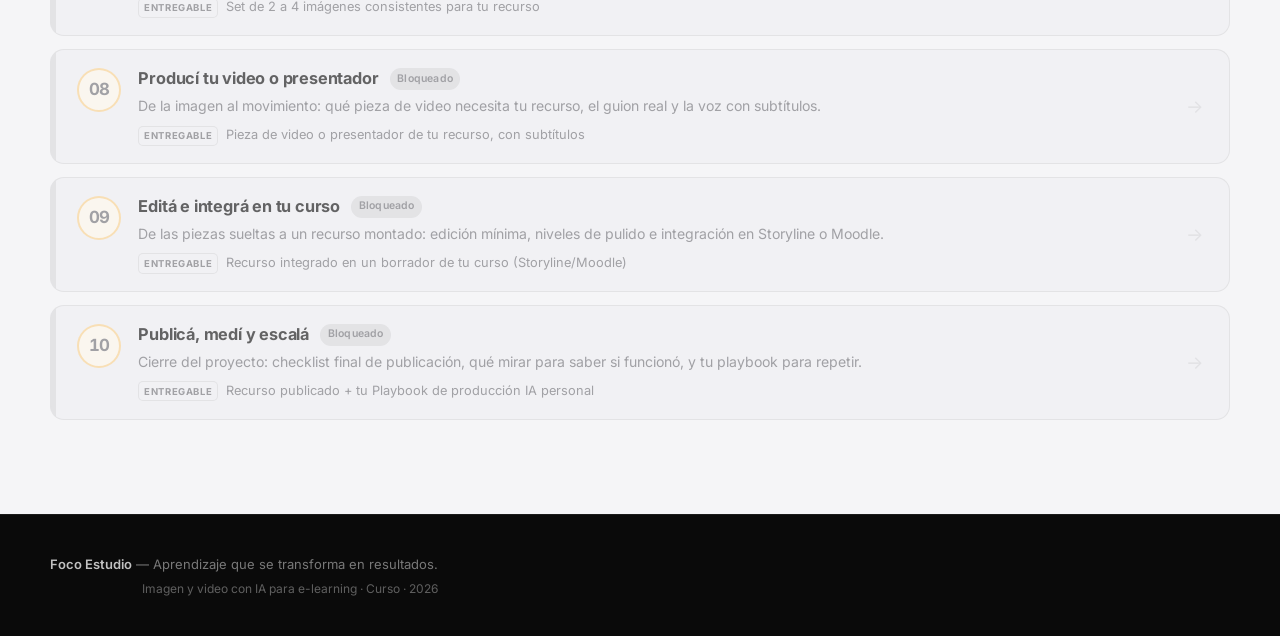
<file: demos/ia-visual/index.html>
<!DOCTYPE html>
<html lang="es">
<head>
<meta charset="UTF-8">
<meta name="viewport" content="width=device-width, initial-scale=1.0">
<title>Imagen y video con IA para e-learning · Foco Estudio</title>
<meta name="description" content="Curso de dos semanas para producir imágenes y videos con IA gratuita aplicada a e-learning. Producido por Foco Estudio — diseño instruccional y producción audiovisual.">
<meta name="author" content="Foco Estudio">
<meta name="theme-color" content="#f5f5f7">
<meta property="og:title" content="Imagen y video con IA para e-learning · Foco Estudio">
<meta property="og:description" content="Curso de dos semanas para producir imágenes y videos con IA gratuita aplicada a e-learning. Producido por Foco Estudio.">
<meta property="og:type" content="website">
<link rel="icon" type="image/svg+xml" href="data:image/svg+xml,%3Csvg xmlns='http://www.w3.org/2000/svg' viewBox='0 0 40 40'%3E%3Crect width='30' height='30' rx='3' fill='%236366f1'/%3E%3Crect x='6' y='6' width='18' height='18' fill='%23ffffff'/%3E%3Crect x='22' y='22' width='14' height='14' fill='%23f59e0b'/%3E%3C/svg%3E">
<link rel="preconnect" href="https://fonts.googleapis.com">
<link rel="preconnect" href="https://fonts.gstatic.com" crossorigin>
<link href="https://fonts.googleapis.com/css2?family=Inter:wght@300;400;500;600;700;800;900&display=swap" rel="stylesheet">
<script>
  /* Tema antes del primer pintado, para evitar parpadeo */
  (function(){
    try{
      var stored = localStorage.getItem('ia-visual-10:theme');
      var prefersDark = window.matchMedia('(prefers-color-scheme: dark)').matches;
      document.documentElement.setAttribute('data-theme', stored || (prefersDark ? 'dark' : 'light'));
    }catch(e){ document.documentElement.setAttribute('data-theme','light'); }
  })();
</script>
<style>
  :root{
    /* Marca · Sistema de Diseño Web (v2 2026) */
    --navy:#1E2D46;  --navy-dark:#162036;
    --blue:#006EA0;  --blue-dark:#00466E;  --blue-light:#2E96C8;
    --cream:#EBF0FF; --gray-light:#D7DEEC; --gray:#6B7690;
    --bg:#EBF0FF;    --surface:#ffffff;    --surface-2:#F4F7FE;
    --green:#00C88C; --green-ink:#00795a;  --green-soft:#dff5ee;
    --pink:#F02850;  --purple:#8232C8;
    --page-max:1180px; --read-max:820px; --page-pad:2rem; --nav-h:66px;
    --radius:16px; --radius-sm:14px;
    --shadow:0 4px 18px rgba(30,45,70,.10);
    --shadow-card:0 6px 22px rgba(30,45,70,.10);
    /* Degradado de marca MONOCROMÁTICO (Manual p.29 · no cruza de tono) */
    --grad-brand:linear-gradient(135deg,var(--blue-dark),var(--blue));
    --grad-prog:linear-gradient(to right,var(--blue-dark),var(--blue-light));
    /* Tipografía del sistema: Faible (títulos) + Roboto (cuerpo) */
    --font-title:'Faible','Roboto',system-ui,sans-serif;
    --font-body:'Roboto',system-ui,-apple-system,Segoe UI,sans-serif;
  }
  [data-theme="dark"]{
    --navy:#EAF0FB;  --navy-dark:#0F1726;
    --blue:#4db8e8;  --blue-dark:#7dd3f7;  --blue-light:#5bc4f0;
    --cream:#18233A; --gray-light:#2A3850; --gray:#A9B6CE;
    --bg:#0F1726;    --surface:#18233A;    --surface-2:#1F2C46;
    --green:#2bd6a0; --green-ink:#7ce6c5;  --green-soft:#13314a;
    --shadow:0 4px 18px rgba(0,0,0,.32);
    --shadow-card:0 4px 18px rgba(0,0,0,.28);
  }

  *,*::before,*::after{box-sizing:border-box;margin:0;padding:0}
  html{scroll-behavior:smooth}
  @media (prefers-reduced-motion:reduce){*,*::before,*::after{animation-duration:.001ms!important;animation-iteration-count:1!important;transition-duration:.001ms!important;scroll-behavior:auto!important}}
  body{
    font-family:var(--font-body);
    background-color:var(--bg); color:var(--navy);
    /* Ambiente cinematográfico · glows monocromáticos azules (el azul manda) */
    background-image:
      radial-gradient(1100px 720px at 92% -8%, color-mix(in srgb,var(--blue) 13%,transparent), transparent 62%),
      radial-gradient(900px 680px at -6% 6%, color-mix(in srgb,var(--navy) 9%,transparent), transparent 55%),
      radial-gradient(1200px 900px at 50% 118%, color-mix(in srgb,var(--blue) 10%,transparent), transparent 60%);
    background-attachment:fixed;
    background-repeat:no-repeat;
    font-size:15px; line-height:1.6; overflow-x:hidden;
    -webkit-font-smoothing:antialiased;
    transition:background .3s,color .3s;
  }
  [data-theme="dark"] body{
    background-image:
      radial-gradient(1100px 760px at 90% -10%, rgba(0,150,210,.20), transparent 60%),
      radial-gradient(880px 720px at -8% 14%, rgba(40,38,120,.22), transparent 56%),
      radial-gradient(1200px 950px at 50% 125%, rgba(0,120,170,.16), transparent 60%);
  }
  /* Trama de puntos del sistema ("ritmo y avance") · textura cinematográfica detrás del contenido */
  body::before{content:"";position:fixed;inset:0;z-index:-1;pointer-events:none;background-image:radial-gradient(rgba(30,45,70,.055) 1px,transparent 1.6px);background-size:24px 24px;-webkit-mask-image:radial-gradient(ellipse 90% 60% at 50% 0%,#000,transparent 78%);mask-image:radial-gradient(ellipse 90% 60% at 50% 0%,#000,transparent 78%)}
  [data-theme="dark"] body::before{background-image:radial-gradient(rgba(255,255,255,.05) 1px,transparent 1.6px)}
  ::selection{background:var(--blue-light);color:#fff}
  /* Títulos en Faible (Sistema de Diseño · Manual p.8) */
  h1,h2,h3,h4,
  .hero-h1-bold,.day-title,.concept-title,.section-title,.week-head h2,
  .ph-headline,.recorrido-day-title,.debrief-title,.dtree-verdict-title,
  .celebration-deliverable-title,.dnd-zone-title{
    font-family:var(--font-title);letter-spacing:-.4px}
  a{color:inherit;text-decoration:none}
  img{max-width:100%}
  .page-wrap{max-width:var(--page-max);margin:0 auto;padding:0 var(--page-pad)}
  .sr-only{position:absolute;width:1px;height:1px;overflow:hidden;clip:rect(0,0,0,0)}
  /* Pantallas anchas (ej. embebido en Moodle / monitores grandes): aprovechar el ancho */
  @media(min-width:1440px){ :root{ --page-max:1320px; } }
  @media(min-width:1760px){ :root{ --page-max:1440px; } }
  /* En pantalla completa el curso ocupa todo el viewport sin scroll heredado del LMS */
  body.is-fullscreen{ min-height:100vh; }

  /* ---------- Scroll progress ---------- */
  #scroll-progress{position:fixed;top:0;left:0;height:3px;width:0;background:var(--grad-prog);z-index:9999;transition:width .1s linear;pointer-events:none}

  /* ---------- Navbar ---------- */
  .topnav{position:sticky;top:0;z-index:200;background:color-mix(in srgb,var(--navy-dark) 82%,transparent);-webkit-backdrop-filter:blur(14px) saturate(140%);backdrop-filter:blur(14px) saturate(140%);border-bottom:1px solid rgba(255,255,255,.08);box-shadow:0 2px 20px rgba(0,0,0,.3)}
  .topnav-inner{max-width:var(--page-max);margin:0 auto;padding:0 var(--page-pad);height:var(--nav-h);display:flex;align-items:center;justify-content:space-between;gap:1.5rem}
  .topnav-left{display:flex;align-items:center;gap:1.3rem;flex-shrink:0}
  .logo-a img{height:38px;width:auto;display:block;object-fit:contain}
  .logo-b img{height:44px;width:auto;display:block;object-fit:contain}
  .logo-a,.logo-b{display:flex;align-items:center;transition:opacity .2s}
  .logo-a:hover,.logo-b:hover{opacity:.85}
  .topnav-divider{width:1px;height:30px;background:rgba(255,255,255,.15);flex-shrink:0}
  .topnav-menu{display:flex;align-items:center;gap:.25rem;flex:1;justify-content:center}
  .topnav-menu a{font-size:13px;font-weight:500;color:rgba(255,255,255,.55);padding:6px 14px;border-radius:8px;transition:background .15s,color .15s;white-space:nowrap}
  .topnav-menu a:hover{background:rgba(255,255,255,.08);color:#fff}
  .topnav-right{display:flex;align-items:center;gap:1rem;flex-shrink:0}
  .tb-name{font-size:12.5px;color:rgba(255,255,255,.6);font-weight:500;white-space:nowrap;max-width:140px;overflow:hidden;text-overflow:ellipsis}
  .tb-prog{display:flex;align-items:center;gap:.55rem}
  .tb-count{font-size:12px;font-weight:600;color:rgba(255,255,255,.7);font-variant-numeric:tabular-nums}
  .rail{height:6px;border-radius:99px;background:rgba(255,255,255,.12);overflow:hidden}
  .rail.rail-sm{width:96px}
  .fill{height:100%;background:var(--grad-prog);border-radius:99px;transition:width .6s cubic-bezier(.2,.7,.3,1)}

  /* ---------- FABs ---------- */
  .fab-stack{position:fixed;bottom:1.5rem;right:1.5rem;display:flex;flex-direction:column;gap:10px;z-index:500;align-items:flex-end}
  .fab{width:44px;height:44px;background:var(--navy-dark);border:1px solid rgba(255,255,255,.14);border-radius:11px;display:flex;align-items:center;justify-content:center;color:rgba(255,255,255,.85);cursor:pointer;font-size:18px;line-height:1;box-shadow:0 4px 14px rgba(0,0,0,.22);transition:transform .2s,background .2s}
  .fab:hover{background:var(--blue-dark);transform:translateY(-2px)}
  .back-top{opacity:0;pointer-events:none;transition:opacity .3s,transform .2s,background .2s}
  .back-top.visible{opacity:1;pointer-events:auto}
  .back-top svg{color:rgba(255,255,255,.85)}

  /* ---------- View animation ---------- */
  .view{animation:fadeUp .4s cubic-bezier(.2,.7,.3,1) both}
  @keyframes fadeUp{from{opacity:0;transform:translateY(14px)}to{opacity:1;transform:none}}
  @keyframes pulse{0%,100%{opacity:1;transform:scale(1)}50%{opacity:.5;transform:scale(.7)}}

  .eyebrow{font-size:11px;font-weight:600;letter-spacing:1.8px;text-transform:uppercase;color:var(--blue-light)}

  /* ---------- Hero ---------- */
  .hero{position:relative;overflow:hidden;background:var(--navy-dark);padding:1rem 0 1.2rem}
  .hero-bg{position:absolute;inset:0;pointer-events:none}
  .hero-bg::before{content:'';position:absolute;inset:-28%;background:radial-gradient(ellipse 52% 64% at 78% 42%,rgba(0,150,210,.32) 0%,transparent 60%),radial-gradient(ellipse 48% 70% at 14% 82%,rgba(99,102,241,.22) 0%,transparent 58%);will-change:transform;animation:heroDrift 22s ease-in-out infinite alternate}
  @keyframes heroDrift{from{transform:translate3d(-2%,-1%,0) scale(1)}to{transform:translate3d(3%,2%,0) scale(1.07)}}
  .hero-bg::after{content:'';position:absolute;inset:0;background-image:linear-gradient(rgba(255,255,255,.025) 1px,transparent 1px),linear-gradient(90deg,rgba(255,255,255,.025) 1px,transparent 1px);background-size:48px 48px;-webkit-mask-image:linear-gradient(to right,transparent,rgba(0,0,0,.5) 30%,rgba(0,0,0,.5) 70%,transparent);mask-image:linear-gradient(to right,transparent,rgba(0,0,0,.5) 30%,rgba(0,0,0,.5) 70%,transparent)}
  .hero-inner{position:relative;z-index:2;max-width:var(--page-max);margin:0 auto;padding:0 var(--page-pad);display:grid;grid-template-columns:1fr;align-items:center;gap:0}
  .hero-tag{display:inline-flex;align-items:center;gap:7px;font-size:10px;font-weight:600;letter-spacing:2.5px;text-transform:uppercase;color:var(--blue-light);background:rgba(99,102,241,.15);border:1px solid rgba(99,102,241,.35);padding:3px 11px;border-radius:20px;margin-bottom:.55rem}
  .hero-tag::before{content:'';width:5px;height:5px;border-radius:50%;background:var(--blue-light);animation:pulse 2s ease-in-out infinite}
  .hero-h1{display:flex;flex-direction:column;margin-bottom:.6rem}
  .hero-h1-light{display:none}
  .hero-h1-bold{font-size:clamp(1.7rem,3.3vw,2.5rem);font-weight:900;line-height:1.05;padding-bottom:.06em;letter-spacing:-.6px;color:#fff}
  .hero-sub{display:none}
  .hero-ctas{display:flex;gap:1rem;align-items:center;flex-wrap:wrap}
  .hero-cta{display:inline-flex;align-items:center;gap:8px;font-size:13px;font-weight:500;color:rgba(255,255,255,.65);transition:color .2s}
  .hero-cta:hover{color:rgba(255,255,255,.95)}
  .hero-cta .arr{transition:transform .2s;display:inline-block}
  .hero-cta:hover .arr{transform:translateY(3px)}
  .hero-cta-solid{background:rgba(255,255,255,.10);border:1px solid rgba(255,255,255,.22);padding:8px 18px;border-radius:9px;color:rgba(255,255,255,.85)}
  .hero-cta-solid:hover{background:rgba(255,255,255,.18);border-color:rgba(255,255,255,.4);color:#fff}
  .hero-cta-solid .arr{transform:none}
  .hero-cta-solid:hover .arr{transform:translateX(3px)}

  .hero-stats{display:grid;grid-template-columns:1fr 1fr;gap:9px}
  .stat-card{background:rgba(255,255,255,.055);border:1px solid rgba(255,255,255,.09);border-radius:11px;padding:.6rem .8rem;position:relative;overflow:hidden;transition:background .2s,border-color .2s}
  .stat-card::before{content:'';position:absolute;top:0;left:0;right:0;height:2px;background:var(--accent,rgba(255,255,255,.15));border-radius:2px 2px 0 0}
  .stat-card:hover{background:rgba(255,255,255,.085);border-color:rgba(255,255,255,.14)}
  .stat-card strong{display:block;font-size:clamp(1.15rem,2vw,1.65rem);font-weight:700;color:#fff;line-height:1;letter-spacing:-.7px;margin-bottom:1px;font-variant-numeric:tabular-nums}
  .stat-card span{font-size:9px;color:rgba(255,255,255,.42);text-transform:uppercase;letter-spacing:1px;font-weight:500}
  .stat-card p{font-size:10px;color:rgba(255,255,255,.28);margin-top:2px;line-height:1.35}

  /* ---------- Progress hero ---------- */
  .home-body{padding:1.8rem 0 3.5rem}
  .name-field{display:flex;flex-direction:column;gap:.32rem}
  .name-field span{font-size:10.5px;font-weight:600;letter-spacing:1.2px;text-transform:uppercase;color:var(--gray)}
  .name-field input{font:inherit;font-size:.92rem;padding:.5rem .85rem;width:100%;background:var(--surface-2);border:1.5px solid var(--gray-light);border-radius:10px;color:var(--navy);transition:border-color .2s,box-shadow .2s}
  .name-field input::placeholder{color:var(--gray)}
  .name-field input:focus{outline:none;border-color:var(--blue-light);box-shadow:0 0 0 3px rgba(99,102,241,.15)}

  .progress-hero{display:grid;grid-template-columns:auto 1fr auto;gap:1.6rem;align-items:center;background:var(--surface);border:1px solid var(--gray-light);border-radius:var(--radius);padding:1.5rem 1.8rem;box-shadow:var(--shadow);margin-bottom:2.6rem;position:relative;overflow:hidden}
  .progress-hero::before{content:'';position:absolute;top:0;left:0;right:0;height:3px;background:var(--grad-prog)}
  .ph-ring{position:relative;width:104px;height:104px;flex:none}
  .ring-svg{width:104px;height:104px;display:block}
  .ring-track{fill:none;stroke:var(--gray-light);stroke-width:9}
  .ring-prog{fill:none;stroke:url(#ringGrad);stroke-width:9;stroke-linecap:round}
  .ring-pct{position:absolute;inset:0;display:flex;align-items:center;justify-content:center;gap:1px;line-height:1}
  .ring-pct strong{font-size:1.7rem;font-weight:700;color:var(--navy);letter-spacing:-1px;font-variant-numeric:tabular-nums;line-height:1}
  .ring-pct span{font-size:.82rem;font-weight:700;color:var(--gray);align-self:center;transform:translateY(-.5em);line-height:1}
  .ring-done{position:absolute;inset:0;display:grid;place-items:center;font-size:2.2rem;color:var(--green);font-weight:700}
  .ph-body{min-width:0}
  .ph-headline{font-size:1.35rem;font-weight:700;color:var(--navy);letter-spacing:-.5px;margin:.2rem 0 .9rem;line-height:1.15}
  .ph-stats{display:flex;gap:1.6rem;flex-wrap:wrap}
  .ph-stat{display:flex;flex-direction:column;gap:.1rem}
  .ph-stat strong{font-size:1.5rem;font-weight:700;color:var(--navy);letter-spacing:-.8px;font-variant-numeric:tabular-nums;line-height:1}
  .ph-stat strong small{font-size:.9rem;font-weight:600;color:var(--gray)}
  .ph-stat span{font-size:.74rem;font-weight:600;color:var(--gray);text-transform:uppercase;letter-spacing:.5px}
  .ph-side{display:flex;flex-direction:column;gap:.7rem;min-width:200px}
  .ph-cta{display:inline-flex;align-items:center;justify-content:center;gap:.5rem;background:var(--blue);color:#fff;font-weight:600;font-size:.92rem;padding:.7rem 1.2rem;border-radius:10px;transition:all .2s;box-shadow:var(--shadow-sm)}
  .ph-cta:hover{background:var(--blue-dark);transform:translateY(-1px);box-shadow:0 6px 16px rgba(99,102,241,.3)}
  .ph-cta .arr{transition:transform .2s}
  .ph-cta:hover .arr{transform:translateX(3px)}

  .panel-done-banner{display:flex;gap:1.1rem;align-items:center;background:linear-gradient(135deg,var(--green-soft),var(--surface));border:1px solid var(--green);border-radius:var(--radius);padding:1.3rem 1.6rem;margin-bottom:2.6rem;position:relative;overflow:hidden}
  .pdb-burst{font-size:2.4rem;flex:none;animation:pulse 2.5s ease-in-out infinite}
  .pdb-text h3{font-size:1.2rem;font-weight:700;color:var(--navy);margin-bottom:.25rem}
  .pdb-text p{font-size:.92rem;color:var(--ink-soft,var(--navy));line-height:1.55}
  .pdb-text strong{color:var(--green-ink);font-weight:700}
  .pdb-cta{margin-top:.7rem;display:inline-flex;align-items:center;gap:.4rem;background:var(--green);color:#fff;border:none;font:inherit;font-weight:600;font-size:.85rem;padding:.5rem 1rem;border-radius:9px;cursor:pointer;transition:all .2s}
  .pdb-cta:hover{background:var(--green-ink);transform:translateY(-1px)}
  .pdb-cta .arr{transition:transform .2s}
  .pdb-cta:hover .arr{transform:translateX(3px)}

  /* ---------- Recorrido modal ---------- */
  .recorrido-modal{max-width:640px}
  .recorrido-body{max-height:52vh;overflow-y:auto;margin:0 0 1.3rem;padding-right:.3rem}
  .recorrido-day{margin-bottom:1.1rem}
  .recorrido-day-head{display:flex;align-items:center;gap:.6rem;margin-bottom:.5rem;position:sticky;top:0;background:var(--surface);padding:.2rem 0}
  .recorrido-day-n{display:inline-grid;place-items:center;width:28px;height:28px;border-radius:8px;background:var(--navy-dark);color:#fff;font-weight:700;font-size:.8rem;flex:none}
  .recorrido-day-title{font-weight:700;color:var(--navy);font-size:.95rem;letter-spacing:-.2px}
  .recorrido-list{list-style:none;margin:0;padding:0 0 0 .3rem;display:flex;flex-direction:column;gap:.45rem}
  .recorrido-list li{font-size:.88rem;color:var(--navy);line-height:1.5;padding:.5rem .8rem;background:var(--surface-2);border-left:3px solid var(--blue-light);border-radius:0 8px 8px 0}

  /* ---------- Weeks & day cards ---------- */
  .week{margin-bottom:2.4rem}
  .week-head{display:flex;align-items:center;gap:1rem;margin-bottom:1.4rem}
  /* Chip de sección · rectángulo de bordes redondeados (lineamientos web: esquinas siempre redondeadas) */
  .week-head h2{font-size:1.32rem;font-weight:900;color:#fff;letter-spacing:-.3px;white-space:nowrap;display:inline-flex;align-items:baseline;gap:.6rem;background:linear-gradient(135deg,var(--navy),var(--navy-dark));padding:.55em 1.15em;border-radius:18px;box-shadow:0 10px 26px -8px rgba(30,45,70,.45),inset 0 1px 0 rgba(255,255,255,.07)}
  .week-head h2::before{content:"";align-self:center;flex:none;width:9px;height:9px;border-radius:3px;background:var(--accent,var(--blue-light));box-shadow:0 0 0 3px color-mix(in srgb,var(--accent,var(--blue-light)) 22%,transparent),0 0 12px var(--accent,var(--blue-light))}
  .week-num{font-size:.82rem;font-weight:600;color:rgba(255,255,255,.6)}
  .week-line{flex:1;height:2px;background:linear-gradient(to right,var(--gray-light),transparent);border-radius:2px}
  .week-progress{display:flex;align-items:center;gap:.6rem;flex:none}
  .week-progress-bar{width:64px;height:6px;border-radius:99px;background:var(--gray-light);overflow:hidden}
  .week-progress-fill{display:block;height:100%;border-radius:99px;transition:width .6s cubic-bezier(.2,.7,.3,1)}
  .week-meta{font-size:12px;font-weight:700;color:var(--gray);white-space:nowrap;letter-spacing:.3px;font-variant-numeric:tabular-nums}

  .day-card{display:flex;align-items:stretch;gap:0;margin-bottom:.8rem;background:var(--surface);border:1px solid var(--gray-light);border-radius:var(--radius-sm);overflow:hidden;transition:transform .2s,box-shadow .2s,border-color .2s;position:relative}
  .day-accent{width:5px;flex:none;background:var(--accent,var(--blue-light))}
  .day-inner{display:flex;align-items:flex-start;gap:1.1rem;padding:1.1rem 1.3rem;flex:1;min-width:0}
  a.day-card:hover{transform:translateY(-3px);box-shadow:0 14px 34px -10px rgba(30,45,70,.30),0 4px 10px rgba(30,45,70,.10);border-color:color-mix(in srgb,var(--accent,var(--blue)) 35%,transparent)}
  a.day-card:hover .day-arrow{transform:translateX(3px);color:var(--accent)}
  .day-index{font-size:1.5rem;font-weight:700;line-height:1;color:var(--accent,var(--blue-light));min-width:2.1rem;padding-top:.05rem;font-variant-numeric:tabular-nums;letter-spacing:-1px}
  .day-main{flex:1;min-width:0}
  .day-cardhead{display:flex;align-items:center;gap:.7rem;flex-wrap:wrap}
  .day-card h3{font-size:1.02rem;font-weight:700;color:var(--navy);letter-spacing:-.2px;line-height:1.3}
  .day-summary{font-size:.88rem;color:var(--gray);margin:.3rem 0 .55rem;line-height:1.5}
  .day-deliv{font-size:.8rem;color:var(--gray);display:flex;align-items:baseline;gap:.5rem;flex-wrap:wrap}
  .day-arrow{align-self:center;font-size:1.15rem;color:var(--gray-light);transition:transform .2s,color .2s;padding-right:.3rem}
  .day-card.is-done .day-index{color:var(--green-ink)}
  .day-card.is-done .day-accent{background:var(--green)}
  .day-index-done{display:grid;place-items:center;min-width:2.1rem;height:2.1rem;background:var(--green);color:#fff;border-radius:50%;font-size:1.1rem;font-weight:700;box-shadow:0 2px 8px rgba(0,200,140,.35)}
  .day-card.is-locked{opacity:.62;cursor:not-allowed;background:var(--surface-2)}
  .day-card.is-locked .day-accent{background:var(--gray-light)}
  .day-card.is-locked .day-index{color:var(--gray)}
  /* Next-up day highlight */
  .day-card.is-next{border-color:var(--blue-light);box-shadow:0 0 0 3px rgba(99,102,241,.12),var(--shadow-card)}
  .day-card.is-next .day-accent{background:var(--grad-prog)}
  .day-card.is-next .day-index{color:var(--blue)}
  .day-next-tag{display:inline-flex;align-items:center;gap:.3rem;font-size:9.5px;font-weight:700;letter-spacing:.8px;text-transform:uppercase;color:#fff;background:var(--blue);padding:.2em .6em;border-radius:99px;animation:nextPulse 2.4s ease-in-out infinite;order:-1}
  .day-next-tag::before{content:'▸'}

  .chip{font-size:9.5px;font-weight:700;letter-spacing:.6px;text-transform:uppercase;color:var(--gray);background:var(--surface-2);border:1px solid var(--gray-light);padding:.15em .5em;border-radius:5px;flex:none}
  .badge{font-size:10.5px;font-weight:600;letter-spacing:.2px;padding:.28em .72em;border-radius:99px;white-space:nowrap}
  .badge-done{background:var(--green-soft);color:var(--green-ink)}
  .badge-open{background:rgba(99,102,241,.12);color:var(--blue)}
  .badge-lock{background:var(--gray-light);color:var(--gray)}

  /* ---------- Day view ---------- */
  .day-wrap{max-width:var(--read-max);margin:0 auto;padding:2.6rem var(--page-pad) 4rem}
  .back{display:inline-flex;align-items:center;gap:.4rem;font-size:.85rem;font-weight:500;color:var(--gray);margin-bottom:1.8rem;transition:color .2s,gap .2s}
  .back:hover{color:var(--blue);gap:.6rem}
  .day-header{margin-bottom:2.1rem;padding-bottom:1.5rem;border-bottom:1px solid var(--gray-light)}
  .day-title{font-size:clamp(1.9rem,4.4vw,2.9rem);font-weight:700;color:var(--navy);line-height:1.08;letter-spacing:-1.2px;margin:.55rem 0 .85rem}
  .day-meta{display:flex;flex-wrap:wrap;gap:.55rem .9rem;font-size:.84rem;color:var(--gray);font-weight:500}
  .day-meta span{display:inline-flex;align-items:center;gap:.4rem}
  .day-meta .dot{width:3px;height:3px;border-radius:50%;background:var(--gray);align-self:center}

  .day-lead{font-size:1.12rem;line-height:1.6;color:var(--navy);margin-bottom:2rem;font-weight:400}
  .day-lead em{font-style:italic;color:var(--blue)}

  .block{margin-bottom:2rem}
  .block h2{font-size:1.32rem;font-weight:700;color:var(--navy);letter-spacing:-.4px;margin-bottom:.7rem;line-height:1.25}
  .block p{margin-bottom:.9rem;color:var(--navy)}
  .block p:last-child{margin-bottom:0}
  .block strong{font-weight:700}

  ul.ticks{list-style:none;display:flex;flex-direction:column;gap:.55rem;margin:.5rem 0 1rem}
  ul.ticks li{position:relative;padding-left:1.5rem;color:var(--navy)}
  ul.ticks li::before{content:'\25B6';position:absolute;left:0;top:.18em;font-size:.62em;color:var(--blue-light)}

  .callout{background:var(--surface-2);border:1px solid var(--gray-light);border-left:3px solid var(--blue-light);border-radius:0 var(--radius-sm) var(--radius-sm) 0;padding:1rem 1.2rem;margin:1.2rem 0;color:var(--navy)}
  .callout-tag{display:block;font-size:10.5px;font-weight:700;letter-spacing:1.2px;text-transform:uppercase;color:var(--blue);margin-bottom:.3rem}

  .compare{display:grid;grid-template-columns:1fr 1fr;gap:.9rem;margin:1rem 0}
  .compare-card{background:var(--surface);border:1px solid var(--gray-light);border-radius:var(--radius-sm);padding:1.1rem}
  .compare-card h4{font-weight:700;font-size:.92rem;color:var(--navy);margin-bottom:.4rem;display:flex;align-items:center;gap:.45rem}
  .compare-card h4::before{content:'';width:9px;height:9px;border-radius:50%;background:var(--gray)}
  .compare-card p{font-size:.88rem;color:var(--gray);margin:0;line-height:1.55}
  .compare-good{border-color:var(--green);background:var(--green-soft)}
  .compare-good h4::before{background:var(--green)}

  .note{background:rgba(99,102,241,.08);border:1px solid rgba(99,102,241,.18);border-radius:var(--radius-sm);padding:1rem 1.2rem;margin-bottom:1.8rem;font-size:.9rem;color:var(--navy)}
  .note strong{color:var(--blue)}

  .deliverable{background:linear-gradient(135deg,#162036,#1f2d46);border-radius:var(--radius);padding:1.5rem 1.7rem;margin:2.4rem 0;position:relative;overflow:hidden}
  .deliverable::before{content:'';position:absolute;top:0;left:0;width:5px;height:100%;background:var(--grad-prog)}
  .deliverable-tag{font-size:10.5px;font-weight:700;letter-spacing:2px;text-transform:uppercase;color:var(--blue-light);margin-bottom:.5rem;display:flex;align-items:center;gap:.5rem}
  .deliverable-tag::before{content:'\25C6';font-size:.7rem}
  .deliverable-text{font-size:1.22rem;line-height:1.4;font-weight:600;color:#fff;letter-spacing:-.3px}
  .deliverable-note{margin-top:.7rem;font-size:.9rem;color:rgba(255,255,255,.62);line-height:1.6;font-weight:300}

  .daynav{display:flex;align-items:center;gap:.8rem;flex-wrap:wrap;margin-top:2.6rem;padding-top:1.8rem;border-top:1px solid var(--gray-light)}
  .daynav .spacer{flex:1}
  .btn{font:inherit;font-weight:600;font-size:.9rem;cursor:pointer;padding:.7rem 1.3rem;border-radius:10px;border:1.5px solid transparent;display:inline-flex;align-items:center;gap:.5rem;transition:all .2s ease}
  .btn-primary{background:var(--blue);color:#fff}
  .btn-primary:hover{background:var(--blue-dark);transform:translateY(-1px);box-shadow:0 6px 16px rgba(99,102,241,.3)}
  .btn-ghost{background:transparent;border-color:var(--gray-light);color:var(--navy)}
  .btn-ghost:hover{border-color:var(--blue);color:var(--blue)}
  .btn-done{background:var(--green-soft);color:var(--green-ink);cursor:default}
  .btn:disabled,.btn[disabled]{opacity:.45;cursor:not-allowed;pointer-events:none}
  .btn-link{background:none;border:none;color:var(--gray);padding:.7rem .3rem;font-weight:500}
  .btn-link:hover{color:var(--navy)}

  /* ---------- Footer ---------- */
  footer{background:var(--navy-dark);border-top:1px solid rgba(255,255,255,.07);color:rgba(255,255,255,.45);padding:2.4rem var(--page-pad);font-size:13px}
  .footer-inner{max-width:var(--page-max);margin:0 auto;display:flex;align-items:center;justify-content:space-between;gap:1rem;flex-wrap:wrap}
  .footer-logos{display:flex;align-items:center;gap:1.2rem}
  .footer-logos img{height:24px;opacity:.7}
  .footer-text{text-align:right}
  .footer-text strong{color:rgba(255,255,255,.75);font-weight:600}
  .footer-sub{margin-top:4px;font-size:12px;color:rgba(255,255,255,.35)}

  /* ---------- Componentes interactivos ---------- */
  .interactive{background:var(--surface-2);border:1px solid var(--gray-light);border-radius:var(--radius-sm);padding:1.4rem 1.5rem;margin:1.4rem 0}
  .interactive-tag{font-size:10.5px;font-weight:700;letter-spacing:1.8px;text-transform:uppercase;color:var(--purple);margin-bottom:.8rem;display:flex;align-items:center;gap:.5rem}
  .interactive-tag::before{content:'';width:8px;height:8px;border-radius:50%;background:var(--purple)}
  .interactive h3{font-size:1rem;font-weight:700;color:var(--navy);margin-bottom:.4rem}
  .interactive-desc{font-size:.88rem;color:var(--gray);margin-bottom:1rem;line-height:1.55}

  /* Curva del olvido — SVG container */
  .curve-svg{width:100%;height:auto;display:block;margin:.8rem 0;max-width:540px;margin-left:auto;margin-right:auto}
  .curve-controls{display:flex;align-items:center;gap:1rem;justify-content:center;margin-top:.8rem;flex-wrap:wrap}
  .toggle-group{display:inline-flex;background:var(--surface);border:1px solid var(--gray-light);border-radius:99px;padding:3px;gap:0}
  .toggle-btn{background:none;border:none;padding:.45rem 1rem;font:inherit;font-size:.82rem;font-weight:600;color:var(--gray);border-radius:99px;cursor:pointer;transition:all .2s}
  .toggle-btn.active{background:var(--blue);color:#fff;box-shadow:0 2px 6px rgba(99,102,241,.25)}
  .curve-legend{display:flex;gap:1.2rem;justify-content:center;font-size:.78rem;color:var(--gray);margin-top:.4rem;flex-wrap:wrap}
  .curve-legend span{display:inline-flex;align-items:center;gap:.4rem}
  .curve-legend .swatch{width:14px;height:3px;border-radius:2px;display:inline-block}

  /* Drag & drop */
  .dnd-wrap{display:grid;grid-template-columns:1fr;gap:1rem;margin-top:.6rem}
  .dnd-pool{display:flex;flex-wrap:wrap;gap:.5rem;min-height:60px;padding:.7rem;background:var(--surface);border:1.5px dashed var(--gray-light);border-radius:12px}
  .dnd-pool-label{font-size:10.5px;font-weight:600;letter-spacing:1px;text-transform:uppercase;color:var(--gray);margin-bottom:.4rem}
  .dnd-zones{display:grid;grid-template-columns:1fr 1fr;gap:.8rem}
  .dnd-zone{background:var(--surface);border:1.5px dashed var(--gray-light);border-radius:12px;padding:.7rem;min-height:130px;transition:all .2s}
  .dnd-zone.cog{border-color:var(--green)}
  .dnd-zone.cos{border-color:var(--gray)}
  .dnd-zone.dragover{background:var(--cream);transform:scale(1.01)}
  .dnd-zone-title{font-size:.82rem;font-weight:700;color:var(--navy);margin-bottom:.5rem;display:flex;align-items:center;gap:.4rem}
  .dnd-zone.cog .dnd-zone-title::before{content:'';width:9px;height:9px;border-radius:50%;background:var(--green);flex:none}
  .dnd-zone.cos .dnd-zone-title::before{content:'';width:9px;height:9px;border-radius:50%;background:var(--gray);flex:none}
  .dnd-item{background:var(--surface-2);border:1px solid var(--gray-light);border-radius:9px;padding:.5rem .8rem;font-size:.84rem;color:var(--navy);cursor:grab;user-select:none;transition:all .15s;line-height:1.35}
  .dnd-item:hover{border-color:var(--blue-light);box-shadow:0 2px 8px rgba(99,102,241,.12)}
  .dnd-item:active{cursor:grabbing}
  .dnd-item.dragging{opacity:.4}
  .dnd-item.correct{background:var(--green-soft);border-color:var(--green);color:var(--green-ink)}
  .dnd-item.incorrect{background:#fde7eb;border-color:var(--pink);color:#9a1d36;animation:shake .3s}
  @keyframes shake{0%,100%{transform:translateX(0)}25%{transform:translateX(-4px)}75%{transform:translateX(4px)}}
  .dnd-feedback{margin-top:.8rem;font-size:.85rem;color:var(--gray);text-align:center;min-height:1.2em}
  .dnd-feedback.done{color:var(--green-ink);font-weight:600}
  .dnd-reset{background:none;border:1px solid var(--gray-light);color:var(--gray);font:inherit;font-size:.78rem;padding:.35rem .8rem;border-radius:8px;cursor:pointer;transition:all .2s;margin-left:.5rem}
  .dnd-reset:hover{border-color:var(--blue);color:var(--blue)}

  /* Quiz */
  .quiz{margin-top:1rem}
  .quiz-q{margin-bottom:1.4rem;padding-bottom:1.2rem;border-bottom:1px solid var(--gray-light)}
  .quiz-q:last-of-type{border-bottom:none;margin-bottom:.5rem}
  .quiz-q-text{font-size:.95rem;font-weight:600;color:var(--navy);margin-bottom:.7rem;line-height:1.45}
  .quiz-q-num{display:inline-block;background:var(--blue-light);color:#fff;border-radius:50%;width:22px;height:22px;text-align:center;line-height:22px;font-size:.75rem;font-weight:700;margin-right:.5rem}
  .quiz-options{display:flex;flex-direction:column;gap:.45rem}
  .quiz-opt{display:flex;align-items:flex-start;gap:.6rem;background:var(--surface);border:1.5px solid var(--gray-light);border-radius:10px;padding:.65rem .85rem;cursor:pointer;transition:all .15s;font-size:.88rem;color:var(--navy);line-height:1.45}
  .quiz-opt:hover{border-color:var(--blue-light);background:var(--surface-2)}
  .quiz-opt input{margin-top:.18em;accent-color:var(--blue);flex:none}
  .quiz-opt.selected{border-color:var(--blue);background:rgba(99,102,241,.05)}
  .quiz-opt.correct{border-color:var(--green);background:var(--green-soft);color:var(--green-ink)}
  .quiz-opt.incorrect{border-color:var(--pink);background:#fde7eb;color:#9a1d36}
  .quiz-opt.disabled{cursor:default;pointer-events:none}
  .quiz-feedback{font-size:.82rem;margin-top:.5rem;padding:.4rem .7rem;border-radius:8px;line-height:1.5;display:none}
  .quiz-feedback.show{display:block}
  .quiz-feedback.ok{background:var(--green-soft);color:var(--green-ink)}
  .quiz-feedback.bad{background:#fde7eb;color:#9a1d36}
  .quiz-actions{display:flex;align-items:center;gap:.8rem;margin-top:1.2rem;flex-wrap:wrap}
  .quiz-result{flex:1;font-size:.92rem;font-weight:600;color:var(--navy)}
  .quiz-result.pass{color:var(--green-ink)}
  .quiz-result.fail{color:#9a1d36}
  .quiz-gate{background:rgba(130,40,200,.08);border:1px solid rgba(130,40,200,.2);border-radius:var(--radius-sm);padding:.85rem 1.1rem;margin:1.2rem 0 0;font-size:.88rem;color:var(--navy)}
  .quiz-gate strong{color:var(--purple)}

  /* ---------- Cuaderno FAB + Panel ---------- */
  .fab{position:relative}
  .fab-cuaderno{display:none}
  .fab-cuaderno.visible{display:flex}
  .fab-cuaderno .badge{position:absolute;top:-5px;right:-5px;background:var(--pink);color:#fff;border-radius:99px;padding:1px 6px;font-size:10px;font-weight:700;border:2px solid var(--bg);min-width:20px;text-align:center;line-height:1.2}
  .cuaderno-panel{position:fixed;top:0;right:0;height:100vh;width:min(380px,90vw);background:var(--surface);border-left:1px solid var(--gray-light);box-shadow:-12px 0 30px rgba(0,0,0,.18);z-index:600;transform:translateX(100%);transition:transform .3s ease;display:flex;flex-direction:column;visibility:hidden}
  .cuaderno-panel.open{transform:translateX(0);visibility:visible}
  .cuaderno-head{padding:1.4rem 1.4rem 1rem;border-bottom:1px solid var(--gray-light);display:flex;align-items:flex-start;justify-content:space-between;gap:.8rem}
  .cuaderno-head h2{font-size:1.05rem;font-weight:700;color:var(--navy)}
  .cuaderno-head p{font-size:.78rem;color:var(--gray);margin-top:.2rem;letter-spacing:.3px}
  .cuaderno-close{background:none;border:1px solid var(--gray-light);width:32px;height:32px;border-radius:8px;cursor:pointer;color:var(--gray);font-size:1rem;display:grid;place-items:center;flex:none;font-family:inherit}
  .cuaderno-close:hover{color:var(--navy);border-color:var(--navy)}
  .cuaderno-body{flex:1;overflow-y:auto;padding:1.2rem 1.4rem}
  .cuaderno-empty{font-size:.88rem;color:var(--gray);text-align:center;padding:2rem 1rem;line-height:1.5}
  .insight{background:var(--surface-2);border-left:3px solid var(--blue-light);border-radius:0 10px 10px 0;padding:.85rem 1rem;margin-bottom:.7rem;animation:fadeUp .35s ease}
  .insight-tag{font-size:9.5px;font-weight:700;letter-spacing:1px;text-transform:uppercase;color:var(--blue);margin-bottom:.35rem}
  .insight p{font-size:.88rem;color:var(--navy);line-height:1.5;margin:0}
  .cuaderno-backdrop{position:fixed;inset:0;background:rgba(0,0,0,.4);z-index:599;opacity:0;pointer-events:none;transition:opacity .2s}
  .cuaderno-backdrop.open{opacity:1;pointer-events:auto}

  /* ---------- Stepper (sticky) ---------- */
  .day-stepper{position:sticky;top:calc(var(--nav-h) + .6rem);z-index:50;display:flex;gap:.4rem;align-items:center;background:color-mix(in srgb,var(--surface) 80%,transparent);-webkit-backdrop-filter:blur(12px) saturate(140%);backdrop-filter:blur(12px) saturate(140%);border:1px solid var(--gray-light);border-radius:14px;padding:.55rem;margin-bottom:2.2rem;overflow-x:auto;box-shadow:var(--shadow-card);scrollbar-width:thin}
  .step{display:flex;align-items:center;gap:.55rem;padding:.4rem .7rem;font-size:.78rem;font-weight:500;color:var(--gray);border-radius:9px;white-space:nowrap;border:1.5px solid transparent;transition:all .2s;background:none;font-family:inherit;cursor:default}
  .step-n{display:inline-grid;place-items:center;width:22px;height:22px;border-radius:50%;background:var(--gray-light);color:var(--gray);font-weight:700;font-size:.72rem;transition:all .2s;flex:none}
  .step.done{color:var(--green-ink);cursor:pointer}
  .step.done .step-n{background:var(--green);color:#fff}
  .step.done .step-n .num{display:none}
  .step.done .step-n::before{content:'✓';font-size:.8rem}
  .step.active{color:var(--navy);background:rgba(99,102,241,.08);border-color:var(--blue-light)}
  .step.active .step-n{background:var(--blue);color:#fff}
  .step.locked{color:var(--gray);opacity:.65;cursor:not-allowed;padding:.4rem .55rem}
  .step.locked .step-title{display:none}
  .step-divider{height:2px;width:14px;background:var(--gray-light);border-radius:2px;flex:none}
  .step-divider.done{background:var(--green)}

  /* ---------- Section V2 ---------- */
  .section{margin-bottom:3rem;animation:fadeUp .4s cubic-bezier(.2,.7,.3,1) both}
  .section + .section{padding-top:2.6rem;border-top:1px dashed var(--gray-light)}

  /* ---------- Concept hero ---------- */
  .concept-hero{display:grid;grid-template-columns:300px 1fr;gap:1.5rem;background:var(--surface);border:1px solid var(--gray-light);border-radius:var(--radius);padding:1.4rem;margin-bottom:1.5rem;box-shadow:var(--shadow-card);position:relative;overflow:hidden}
  .concept-hero::before{content:'';position:absolute;top:0;left:0;right:0;height:3px;background:var(--grad-prog)}
  .concept-illo{display:flex;align-items:center;justify-content:center;background:linear-gradient(135deg,var(--cream),var(--surface-2));border-radius:12px;padding:1rem;min-height:200px}
  .concept-illo svg{width:100%;height:auto;max-width:280px;display:block}
  .concept-text{display:flex;flex-direction:column;justify-content:center}
  /* Título píldora (constante de marca · Manual) */
  .section-eyebrow{display:inline-flex;align-items:center;font-size:10px;font-weight:700;letter-spacing:1.5px;text-transform:uppercase;color:#fff;background:#006EA0;padding:.4em .9em;border-radius:999px;margin-bottom:.75rem}
  .concept-title{font-size:1.55rem;font-weight:700;color:var(--navy);letter-spacing:-.7px;line-height:1.12;margin-bottom:.6rem}
  .concept-punch{font-size:.98rem;color:var(--navy);font-weight:500;line-height:1.5}
  .concept-punch strong{color:var(--blue);font-weight:700}

  /* ---------- Foco ---------- */
  .sofia-card{display:flex;gap:1rem;align-items:flex-start;background:linear-gradient(135deg,var(--surface),var(--surface-2));border:1px solid var(--gray-light);border-radius:var(--radius-sm);padding:1rem 1.2rem;margin:1.4rem 0;position:relative}
  .sofia-card::before{content:'';position:absolute;left:64px;top:-7px;width:14px;height:14px;background:var(--surface);border:1px solid var(--gray-light);border-right:0;border-bottom:0;transform:rotate(45deg)}
  .sofia-avatar{flex:none;width:60px;height:60px;border-radius:50%;overflow:hidden;border:2px solid var(--surface);box-shadow:var(--shadow-card)}
  .sofia-avatar.sm{width:40px;height:40px}
  .sofia-avatar svg{width:100%;height:100%;display:block}
  .sofia-bubble{flex:1}
  .sofia-bubble p{font-size:.96rem;color:var(--navy);line-height:1.55;font-style:italic;margin-bottom:.4rem}
  .sofia-bubble p::before{content:'« ';color:var(--gray);font-weight:700;font-style:normal}
  .sofia-bubble p::after{content:' »';color:var(--gray);font-weight:700;font-style:normal}
  .sofia-name{font-size:11px;font-weight:600;color:var(--gray);letter-spacing:.4px;text-transform:uppercase}
  .sofia-feedback{display:flex;gap:.8rem;align-items:center;background:var(--green-soft);border-left:3px solid var(--green);padding:.85rem 1.1rem;border-radius:0 var(--radius-sm) var(--radius-sm) 0;margin:1.2rem 0;animation:fadeUp .4s ease both}
  .sofia-feedback p{font-size:.92rem;color:var(--green-ink);font-style:italic;margin:0}
  .sofia-feedback p strong{color:var(--green-ink);font-style:normal}

  /* ---------- Reading V2 ---------- */
  .reading{margin-bottom:1.4rem}
  .reading p{color:var(--navy);margin-bottom:.85rem;line-height:1.65}
  .reading p:last-child{margin-bottom:0}
  .reading strong{color:var(--navy);font-weight:700}
  .reading em{color:var(--blue);font-style:italic}
  .reading ul.ticks{margin:.6rem 0}

  /* ---------- Step-next (Avanzar button) ---------- */
  .step-next-wrap{margin:2.2rem auto 0;text-align:center}
  .step-next{display:inline-flex;align-items:center;gap:.6rem;background:var(--blue);color:#fff;border:none;font:inherit;font-weight:600;font-size:.95rem;padding:.85rem 1.5rem;border-radius:12px;cursor:pointer;box-shadow:0 6px 16px rgba(99,102,241,.25);transition:all .2s}
  .step-next:hover:not(:disabled){background:var(--blue-dark);transform:translateY(-1px);box-shadow:0 8px 20px rgba(99,102,241,.35)}
  .step-next:disabled{background:var(--gray-light);color:var(--gray);cursor:not-allowed;box-shadow:none}
  .step-next .arr{transition:transform .2s;display:inline-block}
  .step-next:hover:not(:disabled) .arr{transform:translateX(4px)}
  .step-next-hint{display:block;margin-top:.4rem;font-size:.78rem;color:var(--gray)}

  /* ---------- Narrative V2 — section flow ---------- */
  .section-head{display:flex;gap:1.2rem;align-items:flex-start;margin-bottom:1.4rem;padding-bottom:1.1rem;border-bottom:1px solid var(--gray-light)}
  .section-head-text{flex:1;min-width:0}
  .section-head-icon{flex:none;width:96px;height:96px;display:flex;align-items:center;justify-content:center;background:linear-gradient(135deg,var(--cream),var(--surface-2));border-radius:14px;padding:.6rem;border:1px solid var(--gray-light)}
  .section-head-icon svg{width:100%;height:100%}
  .section-title{font-size:1.55rem;font-weight:700;color:var(--navy);letter-spacing:-.6px;line-height:1.12;margin:.45rem 0 .55rem}
  .section-lead{font-size:1rem;color:var(--navy);line-height:1.55;font-weight:500}
  .section-lead strong{color:var(--blue);font-weight:700}

  /* Prose (the reading spine) */
  .prose{margin:0 0 1.1rem}
  .prose p{margin-bottom:1rem;color:var(--navy);line-height:1.72;font-size:1.02rem}
  /* Figuras de ejemplo (imágenes ilustrativas, reemplazables por reales) */
  figure.ej{margin:1.3rem 0;padding:0}
  figure.ej .ej-row{display:flex;gap:.7rem;flex-wrap:wrap}
  figure.ej .ej-row img{flex:1 1 0;min-width:120px;width:100%;border-radius:12px;border:1px solid var(--gray-light);box-shadow:var(--shadow-card);display:block}
  figure.ej.duo .ej-row img{flex:1 1 220px}
  figure.ej figcaption{margin-top:.6rem;font-size:.82rem;color:var(--gray);line-height:1.5;text-align:center}
  figure.ej figcaption .ej-tag{display:inline-block;font-size:.68rem;font-weight:700;letter-spacing:.4px;color:var(--blue);background:rgba(99,102,241,.10);border:1px solid rgba(99,102,241,.25);border-radius:99px;padding:.12rem .55rem;margin-left:.4rem;vertical-align:middle;text-transform:uppercase}
  .prose p:last-child{margin-bottom:0}
  .prose strong{color:var(--navy);font-weight:700}
  .prose em{color:var(--blue);font-style:italic}
  .prose ul.ticks{margin:.7rem 0 1rem}
  .prose ul.ticks li{font-size:1rem;line-height:1.6}

  /* Foco inline quote (intro of section) */
  .sofia-line{display:flex;gap:.75rem;align-items:flex-start;background:var(--surface-2);border-radius:10px;padding:.85rem 1rem;margin:1rem 0 1.3rem;border-left:3px solid var(--gray-light)}
  .sofia-mini{flex:none;width:38px;height:38px;border-radius:50%;overflow:hidden;border:1.5px solid var(--surface);box-shadow:0 1px 4px rgba(0,0,0,.08)}
  .sofia-mini svg{width:100%;height:100%;display:block}
  .sofia-text{flex:1;font-size:.94rem;color:var(--navy);line-height:1.55;font-style:italic;margin:0}
  .sofia-text::before{content:'« ';color:var(--gray);font-weight:700;font-style:normal}
  .sofia-text::after{content:' »';color:var(--gray);font-weight:700;font-style:normal}
  .sofia-attr{display:block;margin-top:.3rem;font-size:10.5px;font-weight:600;color:var(--gray);letter-spacing:.4px;text-transform:uppercase;font-style:normal}

  /* Foco reflection (after interactive, lighter — inline tone) */
  .sofia-reflect{display:flex;gap:.65rem;align-items:flex-start;margin:1rem 0 1.1rem;padding-left:.2rem}
  .sofia-reflect .sofia-mini{width:30px;height:30px;border-color:var(--green-soft);box-shadow:none}
  .sofia-reflect p{flex:1;font-size:.95rem;color:var(--green-ink);line-height:1.55;font-style:italic;margin:0}
  .sofia-reflect p::before{content:'— ';color:var(--green);font-weight:700;font-style:normal}
  .sofia-reflect strong{color:var(--green-ink);font-style:normal;font-weight:700}

  /* Key idea inline (no card) */
  .lead-key{font-size:1.04rem;color:var(--navy);font-weight:600;background:rgba(99,102,241,.05);border-left:3px solid var(--blue-light);border-radius:0 8px 8px 0;padding:.85rem 1.1rem;margin:1.2rem 0;line-height:1.55}
  .lead-key strong{color:var(--blue);font-weight:700}
  .lead-key-tag{display:inline;font-size:10px;font-weight:700;letter-spacing:1.2px;text-transform:uppercase;color:var(--blue);margin-right:.4rem}
  .lead-key-tag::after{content:' · '}

  /* Interactive lighter when inside a v2 narrative section */
  .section .interactive{border-left:none;background:var(--surface);border:1px solid var(--gray-light);padding:1.1rem 1.25rem;margin:1.3rem 0;position:relative;overflow:hidden}
  .section .interactive::before{content:'';position:absolute;top:0;left:0;right:0;height:2px;background:var(--grad-prog);opacity:.65}
  .section .interactive .interactive-tag{font-size:10px;color:var(--blue-light);text-transform:uppercase;letter-spacing:1.4px}
  .section .interactive .interactive-tag::before{background:var(--blue-light)}
  .section .interactive h3{font-size:1rem;color:var(--navy);margin-bottom:.3rem}
  .section .interactive .interactive-desc{font-size:.84rem;margin-bottom:.85rem}

  /* "Siguiente sección" — botón verde con latido */
  .section-next-wrap{margin:1.4rem 0 0;padding-top:.8rem;border-top:1px dashed var(--gray-light);text-align:right}
  .section-next{display:inline-flex;align-items:center;gap:.55rem;background:var(--green);color:#fff;font-weight:700;font-size:.93rem;cursor:pointer;border:none;font-family:inherit;padding:.78rem 1.4rem;border-radius:12px;box-shadow:0 6px 16px rgba(0,200,140,.30);transition:all .2s;animation:nextPulse 2.4s ease-in-out infinite;letter-spacing:.2px}
  .section-next:hover:not(:disabled){background:#00a473;transform:translateY(-1px);box-shadow:0 8px 22px rgba(0,200,140,.45);animation-play-state:paused}
  .section-next:disabled{background:var(--gray-light);color:var(--gray);cursor:not-allowed;box-shadow:none;animation:none;font-weight:500}
  .section-next .arr{transition:transform .2s;display:inline-block}
  .section-next:hover:not(:disabled) .arr{transform:translateX(4px)}
  .section-next-hint{display:block;margin-top:.5rem;font-size:.78rem;color:var(--gray);font-weight:normal;text-align:right}
  @keyframes nextPulse{0%,100%{box-shadow:0 6px 16px rgba(0,200,140,.30)}50%{box-shadow:0 8px 26px rgba(0,200,140,.55)}}

  /* ---------- Onboarding ---------- */
  .onboarding-card{display:flex;gap:1rem;align-items:flex-start;background:linear-gradient(135deg,var(--surface),var(--surface-2));border:1px solid var(--gray-light);border-radius:var(--radius);padding:1.3rem 1.5rem 1.3rem;margin-bottom:1.8rem;position:relative;box-shadow:var(--shadow-card);animation:fadeUp .45s ease both;overflow:hidden}
  .onboarding-card::before{content:'';position:absolute;top:0;left:0;right:0;height:3px;background:var(--grad-prog)}
  .onboarding-avatar{flex:none;width:60px;height:60px;border-radius:50%;overflow:hidden;border:2px solid var(--surface);box-shadow:var(--shadow-card)}
  .onboarding-avatar svg,.onboarding-avatar img{width:100%;height:100%;display:block;object-fit:cover}
  .onboarding-body{flex:1}
  .onboarding-greet{font-size:11px;font-weight:700;letter-spacing:1.5px;text-transform:uppercase;color:var(--blue-light);margin-bottom:.35rem}
  .onboarding-body h3{font-size:1.05rem;font-weight:700;color:var(--navy);margin-bottom:.5rem;letter-spacing:-.3px}
  .onboarding-body p{font-size:.92rem;color:var(--navy);line-height:1.6;margin:0 0 .9rem}
  .onboarding-body p strong{color:var(--navy);font-weight:700}
  .onboarding-actions .btn{font-size:.86rem;padding:.55rem 1rem}
  .onboarding-close{position:absolute;top:.7rem;right:.8rem;background:none;border:none;color:var(--gray);font-size:1rem;cursor:pointer;font-family:inherit;padding:.25rem .4rem;line-height:1}
  .onboarding-close:hover{color:var(--navy)}

  /* ---------- Family Cards (Día 2 · familia de mecánicas) ---------- */
  .family-grid{display:grid;grid-template-columns:1fr 1fr;gap:.7rem;margin-top:.8rem}
  .family-card{background:var(--surface);border:2px solid var(--gray-light);border-radius:12px;padding:.85rem 1rem;cursor:pointer;transition:all .2s;text-align:left;font-family:inherit;width:100%}
  .family-card:hover{transform:translateY(-1px);border-color:var(--blue-light)}
  .family-card.open{background:rgba(99,102,241,.04)}
  .family-card-head{display:flex;align-items:center;justify-content:space-between;font-weight:700;color:var(--navy);font-size:.95rem;gap:.5rem}
  .family-card-head::before{content:'';width:9px;height:9px;border-radius:50%;background:var(--accent,var(--blue-light));flex:none}
  .family-card-arrow{transition:transform .2s;color:var(--gray);font-size:.75rem;margin-left:auto}
  .family-card.open .family-card-arrow{transform:rotate(180deg);color:var(--navy)}
  .family-card-items{margin:.7rem 0 0;padding:0;list-style:none;display:none}
  .family-card.open .family-card-items{display:block;animation:fadeUp .3s ease}
  .family-card-items li{font-size:.85rem;color:var(--navy);padding:.32rem 0 .32rem 1.1rem;line-height:1.5;position:relative}
  .family-card-items li::before{content:'•';color:var(--accent,var(--blue-light));font-weight:700;position:absolute;left:0;top:.3rem;font-size:1rem;line-height:1}

  /* ---------- Feedback Designer (Día 4 · sec 2) ---------- */
  .fbdes{margin-top:.8rem}
  .fbdes-tabs{display:flex;gap:.4rem;margin-bottom:.9rem;flex-wrap:wrap}
  .fbdes-tab{background:var(--surface);border:1.5px solid var(--gray-light);border-radius:10px;padding:.55rem 1rem;cursor:pointer;font-family:inherit;font-size:.88rem;font-weight:600;color:var(--gray);transition:all .2s;border-bottom-width:3px}
  .fbdes-tab:hover{border-color:var(--gray)}
  .fbdes-tab.active{color:var(--navy)}
  .fbdes-panel{background:var(--surface);border:1px solid var(--gray-light);border-radius:12px;padding:1.1rem 1.2rem}
  .fbdes-verdict{display:inline-block;font-size:10px;font-weight:700;letter-spacing:1.2px;text-transform:uppercase;color:#fff;padding:.25em .7em;border-radius:5px;margin-bottom:.7rem}
  .fbdes-example{background:var(--surface-2);border-left:3px solid var(--gray-light);border-radius:0 10px 10px 0;padding:.8rem 1rem;font-size:.92rem;color:var(--navy);line-height:1.55;font-style:italic;margin-bottom:.8rem}
  .fbdes-when{font-size:.9rem;color:var(--navy);line-height:1.6}
  .fbdes-when strong{font-weight:700}

  /* ---------- Difficulty Ramp (Día 4 · sec 3) ---------- */
  .dramp{margin-top:.8rem}
  .dramp-svg{width:100%;height:auto;display:block;max-width:540px;margin:0 auto 1rem}
  .dramp-zone{cursor:pointer;transition:opacity .2s}
  .dramp-zone:hover{opacity:.85}
  .dramp-zone rect{transition:fill-opacity .2s}
  .dramp-zone.active rect{fill-opacity:.28}
  .dramp-detail{padding:1rem 1.2rem;background:var(--surface-2);border:1px solid var(--gray-light);border-left:4px solid var(--gray-light);border-radius:0 12px 12px 0;font-size:.92rem;color:var(--navy);line-height:1.6;min-height:90px;transition:border-left-color .3s}
  .dramp-detail-empty{color:var(--gray);font-style:italic}
  .dramp-d-head{display:flex;align-items:center;gap:.6rem;margin-bottom:.5rem}
  .dramp-d-name{font-weight:700;font-size:1.05rem;color:var(--navy)}
  .dramp-d-slides{font-size:.78rem;color:var(--gray);font-weight:600;background:var(--surface);padding:.15em .6em;border-radius:99px;border:1px solid var(--gray-light)}
  .dramp-d-text strong{font-weight:700}

  /* ---------- Prompt Builder (Día 5 · sec 4) ---------- */
  .pbuilder{margin-top:.8rem}
  .pbuilder-ta{width:100%;min-height:340px;background:var(--surface-2);border:1.5px solid var(--gray-light);border-radius:12px;padding:1rem 1.1rem;font-family:'SFMono-Regular',ui-monospace,Menlo,Consolas,monospace;font-size:.82rem;line-height:1.65;color:var(--navy);resize:vertical;transition:border-color .2s}
  .pbuilder-ta:focus{outline:none;border-color:var(--blue-light);box-shadow:0 0 0 3px rgba(99,102,241,.12)}
  .pbuilder-actions{display:flex;gap:.7rem;align-items:center;margin-top:.8rem;flex-wrap:wrap}
  .pbuilder-hint{font-size:.8rem;color:var(--gray);flex:1;min-width:160px}
  .pbuilder-copy.copy-ok{background:var(--green-soft);color:var(--green-ink);border-color:var(--green)}

  /* ---------- States Toggle (Día 7 · sec 1) ---------- */
  .stoggle{margin-top:.8rem;display:grid;grid-template-columns:200px 1fr;gap:1.2rem;align-items:center}
  .stoggle-stage{background:linear-gradient(135deg,var(--cream),var(--surface-2));border:1px solid var(--gray-light);border-radius:14px;padding:1rem;display:flex;align-items:center;justify-content:center;aspect-ratio:1}
  .stoggle-stage svg{width:100%;height:auto;max-width:150px}
  .stoggle-right{display:flex;flex-direction:column;gap:.7rem}
  .stoggle-btns{display:flex;gap:.4rem;flex-wrap:wrap}
  .stoggle-btn{background:var(--surface);border:1.5px solid var(--gray-light);border-radius:99px;padding:.4rem .9rem;font:inherit;font-size:.84rem;font-weight:600;color:var(--gray);cursor:pointer;transition:all .2s;border-bottom-width:3px}
  .stoggle-btn.active{color:#fff}
  .stoggle-detail{font-size:.92rem;color:var(--navy);line-height:1.6;min-height:60px}
  .stoggle-detail strong{font-weight:700}

  /* ---------- Checklist (Día 7, 9) ---------- */
  .checklist{margin-top:.8rem}
  .checklist-item{display:flex;align-items:flex-start;gap:.7rem;background:var(--surface);border:1.5px solid var(--gray-light);border-radius:10px;padding:.7rem .95rem;margin-bottom:.5rem;cursor:pointer;transition:all .15s}
  .checklist-item:hover{border-color:var(--blue-light)}
  .checklist-item.checked{border-color:var(--green);background:var(--green-soft)}
  .checklist-box{width:22px;height:22px;border-radius:6px;border:2px solid var(--gray-light);flex:none;display:grid;place-items:center;transition:all .15s;margin-top:.05rem}
  .checklist-item.checked .checklist-box{background:var(--green);border-color:var(--green);color:#fff}
  .checklist-box::after{content:'✓';font-size:.8rem;font-weight:700;opacity:0;transition:opacity .15s}
  .checklist-item.checked .checklist-box::after{opacity:1}
  .checklist-item>span:last-child{flex:1;font-size:.92rem;color:var(--navy);line-height:1.5}
  .checklist-item.checked>span:last-child{color:var(--green-ink)}
  .checklist-bar{margin-top:.9rem;display:flex;align-items:center;gap:.7rem}
  .checklist-bar-track{flex:1;height:10px;background:var(--gray-light);border-radius:99px;overflow:hidden}
  .checklist-bar-fill{height:100%;background:linear-gradient(90deg,var(--green),#1EAADC);border-radius:99px;width:0;transition:width .4s cubic-bezier(.2,.7,.3,1)}
  .checklist-bar-label{font-size:.82rem;font-weight:600;color:var(--gray);font-variant-numeric:tabular-nums;white-space:nowrap}
  .checklist-done{margin-top:.9rem;padding:.85rem 1.1rem;background:var(--green-soft);border:1px solid var(--green);border-radius:10px;font-size:.9rem;color:var(--green-ink);font-weight:600;display:none;animation:fadeUp .35s ease}
  .checklist-done.shown{display:block}

  /* ---------- Three-way Compare (Día 10 · sec 3) ---------- */
  .twcompare{margin-top:.8rem}
  .twcompare-dims{display:flex;gap:.4rem;margin-bottom:.9rem;flex-wrap:wrap}
  .twcompare-dim{background:var(--surface);border:1.5px solid var(--gray-light);border-radius:99px;padding:.45rem 1rem;font:inherit;font-size:.84rem;font-weight:600;color:var(--gray);cursor:pointer;transition:all .2s}
  .twcompare-dim.active{background:var(--navy-dark);color:#fff;border-color:var(--navy-dark)}
  .twcompare-cols{display:grid;grid-template-columns:repeat(3,1fr);gap:.7rem}
  .twcompare-col{background:var(--surface);border:1px solid var(--gray-light);border-top-width:4px;border-radius:0 0 12px 12px;padding:.9rem 1rem}
  .twcompare-col-name{font-weight:700;font-size:.9rem;color:var(--navy);margin-bottom:.6rem;letter-spacing:-.2px;line-height:1.25}
  .twcompare-col-val{font-size:.86rem;color:var(--navy);line-height:1.55;animation:fadeUp .3s ease}

  @media(max-width:560px){
    .family-grid,.principles-grid{grid-template-columns:1fr}
    .analyzer-tab{flex:1;min-width:0}
    .stoggle{grid-template-columns:1fr}
    .stoggle-stage{max-width:200px;margin:0 auto}
    .twcompare-cols{grid-template-columns:1fr}
  }

  /* ---------- FX toggle FAB ---------- */
  .fab-fx{position:relative}
  .fab-fx.off span{filter:grayscale(1) opacity(.6)}
  .fab-fx.off::after{content:'';position:absolute;top:50%;left:8px;right:8px;height:2px;background:#fff;transform:rotate(-25deg);border-radius:1px}

  /* ---------- Insight toast ---------- */
  .insight-toast{position:fixed;bottom:1.5rem;right:5.4rem;background:var(--green-soft);border:1px solid var(--green);border-radius:99px;padding:.55rem 1rem;color:var(--green-ink);font-size:.85rem;font-weight:600;display:inline-flex;align-items:center;gap:.45rem;z-index:550;box-shadow:0 8px 22px rgba(0,200,140,.25);animation:toastIn .4s cubic-bezier(.2,1.4,.3,1) both}
  .insight-toast.hide{animation:toastOut .35s ease both}
  .insight-toast-icon{font-size:1rem;line-height:1}
  @keyframes toastIn{from{opacity:0;transform:translateY(15px) scale(.85)}to{opacity:1;transform:none}}
  @keyframes toastOut{to{opacity:0;transform:translateY(15px) scale(.85)}}

  /* ---------- Confetti canvas ---------- */
  .confetti-canvas{position:fixed;inset:0;width:100%;height:100%;pointer-events:none;z-index:9999}

  /* ---------- Audio buttons (locución) ---------- */
  .audio-btn{display:inline-flex;align-items:center;justify-content:center;width:24px;height:24px;border-radius:50%;background:rgba(99,102,241,.10);color:var(--blue);border:1px solid rgba(99,102,241,.25);cursor:pointer;margin-left:.5rem;vertical-align:middle;transition:all .2s;font-family:inherit;padding:0;line-height:1;flex:none;font-size:.65rem}
  .audio-btn::before{content:'🔊';line-height:1}
  .audio-btn:hover{background:var(--blue);color:#fff;transform:scale(1.08);border-color:var(--blue)}
  .audio-btn.playing{background:var(--green);color:#fff;border-color:var(--green);animation:audioPulse 1.4s ease-in-out infinite}
  .audio-btn.playing::before{content:'⏸'}
  @keyframes audioPulse{0%,100%{box-shadow:0 0 0 0 rgba(0,200,140,.45)}50%{box-shadow:0 0 0 7px rgba(0,200,140,0)}}
  .audio-btn-inline{display:inline-flex;align-items:center;gap:.45rem;background:transparent;color:var(--blue);border:1px dashed var(--blue-light);padding:.32rem .75rem;border-radius:99px;font-size:.76rem;font-weight:600;cursor:pointer;font-family:inherit;transition:all .2s;margin-bottom:.9rem;letter-spacing:.2px}
  .audio-btn-inline::before{content:'🔊';font-size:.85rem}
  .audio-btn-inline:hover{background:rgba(99,102,241,.06);border-color:var(--blue);border-style:solid}
  .audio-btn-inline.playing{background:var(--green-soft);color:var(--green-ink);border-color:var(--green);border-style:solid;animation:audioPulse 1.4s ease-in-out infinite}
  .audio-btn-inline.playing::before{content:'⏸'}

  /* ---------- Tooltips de términos técnicos ---------- */
  .term{border-bottom:1.5px dashed var(--blue-light);cursor:help;position:relative;transition:color .2s}
  .term:hover{color:var(--blue)}
  .term::after{content:attr(data-tip);position:absolute;bottom:calc(100% + 10px);left:50%;background:var(--navy-dark);color:#fff;padding:.65rem .9rem;border-radius:8px;font-size:.82rem;line-height:1.5;white-space:normal;width:280px;max-width:min(90vw,280px);z-index:100;box-shadow:0 8px 24px rgba(0,0,0,.22);font-style:normal;font-weight:400;letter-spacing:0;opacity:0;pointer-events:none;transition:opacity .18s;transform:translateX(-50%)}
  .term::before{content:'';position:absolute;bottom:calc(100% + 4px);left:50%;width:0;height:0;border:6px solid transparent;border-top-color:var(--navy-dark);transform:translateX(-50%);opacity:0;pointer-events:none;transition:opacity .18s;z-index:100}
  .term:hover::after,.term:hover::before,.term.open::after,.term.open::before,.term:focus-visible::after,.term:focus-visible::before{opacity:1}
  /* En mobile, los tooltips junto al borde de pantalla se desplazan */
  @media(max-width:560px){
    .term::after{width:220px;max-width:80vw}
  }

  /* ---------- Figure (inline illustration) ---------- */
  .figure{margin:1.4rem 0;background:linear-gradient(135deg,var(--cream),var(--surface-2));border:1px solid var(--gray-light);border-radius:12px;padding:1.1rem 1.2rem;overflow:hidden}
  .figure svg{width:100%;height:auto;max-width:660px;display:block;margin:0 auto}
  .figure-caption{font-size:.82rem;color:var(--gray);text-align:center;margin-top:.7rem;font-style:italic;line-height:1.5}

  /* ---------- YouTube video block (lazy-load) ---------- */
  .video-block{margin:1.4rem 0;aspect-ratio:16/9;border-radius:14px;overflow:hidden;background:#0a0a0a;box-shadow:var(--shadow);position:relative}
  .video-thumb{width:100%;height:100%;border:none;background:linear-gradient(135deg,#1f1f1f,#0a0a0a);cursor:pointer;display:flex;align-items:center;justify-content:center;padding:0;font-family:inherit;position:relative;overflow:hidden}
  .video-thumb::before{content:'';position:absolute;inset:0;background:radial-gradient(ellipse at center,rgba(255,0,0,.08),transparent 70%)}
  .video-thumb-overlay{position:relative;z-index:1;display:flex;flex-direction:column;align-items:center;gap:.9rem;padding:1rem}
  .video-play{width:68px;height:68px;border-radius:50%;background:rgba(255,0,0,.92);color:#fff;display:grid;place-items:center;font-size:1.9rem;padding-left:6px;transition:transform .2s,background .2s;box-shadow:0 8px 22px rgba(0,0,0,.4)}
  .video-thumb:hover .video-play{transform:scale(1.08);background:#ff0000}
  .video-thumb-caption{color:rgba(255,255,255,.92);font-size:.95rem;font-weight:600;margin:0;text-align:center;line-height:1.4}
  .video-thumb-hint{color:rgba(255,255,255,.55);font-size:.78rem;margin:0;text-align:center}
  .video-block iframe{width:100%;height:100%;border:none;display:block}
  .video-block.no-id{background:repeating-linear-gradient(45deg,#1a1a1a,#1a1a1a 10px,#1f1f1f 10px,#1f1f1f 20px)}
  .video-block.no-id .video-thumb-caption{color:#FFB84D}

  /* ---------- Scenario (mini-juego) ---------- */
  .scenario{margin-top:.6rem}
  .scenario-setup{font-size:.95rem;color:var(--navy);background:var(--surface-2);border-left:3px solid var(--gray);border-radius:0 10px 10px 0;padding:.85rem 1.1rem;margin-bottom:1.1rem;line-height:1.55}
  .scenario-setup strong{color:var(--navy);font-weight:700}
  .scenario-prompt{font-size:1rem;font-weight:600;color:var(--navy);margin-bottom:.8rem;line-height:1.5}
  .scenario-options{display:flex;flex-direction:column;gap:.5rem;margin-bottom:.4rem}
  .scenario-opt{background:var(--surface);border:1.5px solid var(--gray-light);border-radius:10px;padding:.75rem 1rem;font:inherit;font-size:.92rem;color:var(--navy);text-align:left;cursor:pointer;transition:all .15s;line-height:1.45;width:100%}
  .scenario-opt:hover:not(:disabled){border-color:var(--blue);background:rgba(99,102,241,.04);transform:translateX(2px)}
  .scenario-opt-done{opacity:.45}
  .scenario-opt-chosen{border-color:var(--blue)!important;background:rgba(99,102,241,.08)!important;opacity:1!important;color:var(--navy)}
  .scenario-feedback{font-size:.92rem;color:var(--navy);background:linear-gradient(135deg,#fffbef,#fdf5d8);border:1px solid #f0d878;border-radius:10px;padding:.8rem 1rem;margin:.6rem 0 .8rem;line-height:1.55;font-style:italic;animation:fadeUp .3s ease}
  .scenario-feedback strong{color:var(--navy);font-weight:700;font-style:normal}
  .scenario-next{margin-top:.2rem}
  .scenario-debrief{animation:fadeUp .4s ease both}
  .debrief-title{font-size:1rem;font-weight:700;color:var(--navy);margin-bottom:.9rem;line-height:1.4}
  .debrief-item{background:var(--surface);border:1px solid var(--gray-light);border-left:3px solid var(--blue-light);border-radius:0 10px 10px 0;padding:.7rem 1rem;margin-bottom:.55rem}
  .debrief-tag{font-size:10px;font-weight:700;letter-spacing:1.2px;text-transform:uppercase;color:var(--blue);margin-bottom:.25rem}
  .debrief-item p:last-child{font-size:.9rem;color:var(--navy);line-height:1.55;margin:0}
  .debrief-item p:last-child strong{color:var(--navy);font-weight:700}
  .debrief-item p:last-child em{color:var(--blue);font-style:italic}
  .scenario-reset{margin-top:.9rem}

  /* ---------- Celebration modal ---------- */
  .celebration-overlay{position:fixed;inset:0;background:rgba(15,28,46,.75);z-index:800;display:flex;align-items:center;justify-content:center;padding:1.5rem;animation:fadeIn .25s ease both;-webkit-backdrop-filter:blur(4px);backdrop-filter:blur(4px)}
  @keyframes fadeIn{from{opacity:0}to{opacity:1}}
  .celebration-modal{background:var(--surface);border-radius:var(--radius);max-width:560px;width:100%;padding:2rem 2.2rem 1.8rem;position:relative;box-shadow:0 30px 80px rgba(0,0,0,.4);animation:scaleIn .4s cubic-bezier(.2,1,.3,1) both;max-height:90vh;overflow-y:auto}
  @keyframes scaleIn{from{opacity:0;transform:scale(.85)}to{opacity:1;transform:scale(1)}}
  .celebration-close{position:absolute;top:1rem;right:1rem;background:none;border:1px solid var(--gray-light);width:32px;height:32px;border-radius:8px;font-size:1rem;cursor:pointer;color:var(--gray);font-family:inherit;display:grid;place-items:center}
  .celebration-close:hover{color:var(--navy);border-color:var(--navy)}
  .celebration-check{width:64px;height:64px;border-radius:50%;background:linear-gradient(135deg,var(--green),#00a473);color:#fff;display:grid;place-items:center;font-size:2rem;font-weight:700;margin:0 auto 1rem;box-shadow:0 8px 22px rgba(0,200,140,.35);animation:popIn .55s cubic-bezier(.2,1.4,.3,1) both .12s}
  @keyframes popIn{from{transform:scale(0)}to{transform:scale(1)}}
  .celebration-modal h2{font-size:1.5rem;font-weight:700;color:var(--navy);text-align:center;letter-spacing:-.5px;margin-bottom:.45rem}
  .celebration-sub{font-size:.92rem;color:var(--gray);text-align:center;margin-bottom:1.3rem;line-height:1.55}
  .celebration-sub strong{color:var(--blue);font-weight:700}
  .celebration-sub em{color:var(--navy);font-style:italic;font-weight:500}
  .celebration-insights{list-style:none;margin:0 0 1.3rem;padding:0;background:var(--surface-2);border-radius:12px;border:1px solid var(--gray-light);max-height:240px;overflow-y:auto}
  .celebration-insights li{padding:.7rem 1rem;font-size:.88rem;color:var(--navy);line-height:1.5;border-bottom:1px solid var(--gray-light)}
  .celebration-insights li:last-child{border-bottom:none}
  .cel-sec{display:inline-block;font-size:9.5px;font-weight:700;letter-spacing:.6px;text-transform:uppercase;color:var(--blue);background:rgba(99,102,241,.08);padding:.15em .55em;border-radius:5px;margin-right:.5rem;vertical-align:middle}
  .celebration-deliverable{background:linear-gradient(135deg,#162036,#1f2d46);border-radius:12px;padding:1rem 1.2rem;margin:0 0 1.3rem;position:relative;overflow:hidden}
  .celebration-deliverable::before{content:'';position:absolute;top:0;left:0;width:4px;height:100%;background:var(--grad-prog)}
  .celebration-deliverable-tag{font-size:10px;font-weight:700;letter-spacing:1.8px;text-transform:uppercase;color:var(--blue-light);margin-bottom:.4rem}
  .celebration-deliverable-title{font-size:1.05rem;font-weight:700;color:#fff;line-height:1.35;margin-bottom:.5rem;letter-spacing:-.2px}
  .celebration-deliverable-note{font-size:.85rem;color:rgba(255,255,255,.7);line-height:1.55;font-weight:300}
  .celebration-actions{display:flex;gap:.7rem;justify-content:center;flex-wrap:wrap}
  .copy-ok{background:var(--green-soft)!important;color:var(--green-ink)!important;border-color:var(--green)!important}

  /* ---------- Responsive ---------- */
  @media(max-width:860px){
    .hero-inner{grid-template-columns:1fr;gap:2.2rem}
    .topnav-menu{display:none}
  }
  @media(max-width:780px){
    .progress-hero{grid-template-columns:auto 1fr;gap:1.2rem}
    .ph-side{grid-column:1 / -1;flex-direction:row;align-items:center;min-width:0}
    .ph-side .name-field{flex:1}
    .ph-cta{white-space:nowrap}
  }
  @media(max-width:560px){
    :root{--page-pad:1.2rem}
    .day-arrow{display:none}
    .compare{grid-template-columns:1fr}
    .dnd-zones{grid-template-columns:1fr}
    .name-field input{min-width:0;width:100%}
    .tb-name{display:none}
    .hero-stats{grid-template-columns:1fr 1fr;gap:9px}
    .progress-hero{grid-template-columns:1fr;text-align:center;justify-items:center}
    .ph-ring{margin:0 auto}
    .ph-stats{justify-content:center}
    .ph-side{flex-direction:column}
    .week-head h2{font-size:1.25rem}
    .footer-inner{flex-direction:column;text-align:center}
    .footer-text{text-align:center}
    .daynav{flex-direction:column;align-items:stretch}
    .daynav .spacer{display:none}
    .daynav .btn{justify-content:center;width:100%}
  }
</style>
<style id="design-pass">
  /* ===================== PASE DE DISEÑO · 4 frentes ===================== */
  /* 1 · MOVIMIENTO — reveal al entrar en viewport (lo activa el JS; si el JS falla, todo queda visible) */
  .reveal{opacity:0;transform:translateY(18px);transition:opacity .5s cubic-bezier(.2,.7,.3,1),transform .5s cubic-bezier(.2,.7,.3,1)}
  .reveal.in{opacity:1;transform:none}
  @media(prefers-reduced-motion:reduce){.reveal{opacity:1!important;transform:none!important}}

  /* 2 · COMPONENTES */
  /* Quiz: íconos ✓/✗ + pop sutil al responder */
  .quiz-opt.correct,.quiz-opt.incorrect{animation:optPop .32s cubic-bezier(.2,.7,.3,1)}
  .quiz-opt.correct::after{content:"✓";margin-left:auto;align-self:center;font-weight:800;color:var(--green-ink)}
  .quiz-opt.incorrect::after{content:"✗";margin-left:auto;align-self:center;font-weight:800;color:#9a1d36}
  @keyframes optPop{0%{transform:scale(.975)}60%{transform:scale(1.012)}100%{transform:scale(1)}}
  /* Glosario: popover con la sombra del sistema (--shadow-pop) + borde sutil */
  .term::after{box-shadow:0 18px 50px rgba(30,45,70,.28);border:1px solid rgba(255,255,255,.08)}

  /* 3 · LECTURA — medida óptima, más aire y control de tamaño (Aa) */
  :root{--read-scale:1}
  .prose{max-width:72ch}
  .prose p{margin-bottom:1.15rem;font-size:calc(1.02rem * var(--read-scale))}
  .prose ul.ticks li{font-size:calc(1rem * var(--read-scale))}
  .lead-key{font-size:calc(1.04rem * var(--read-scale))}

  /* 4 · IDENTIDAD DEL SISTEMA — el progreso de cada semana toma su color de categoría */
  .week-progress-fill{background:var(--accent,var(--grad-prog))}

  /* FAB de tamaño de texto */
  .fab-aa{font-size:15px;font-weight:800;letter-spacing:-.5px}

  /* ===== Stepper "camino" · motivo del sistema ("la educación es un camino") ===== */
  .camino{max-width:var(--page-max);margin:1.6rem auto .2rem;padding:0 var(--page-pad)}
  .camino-track{position:relative;padding:.4rem .2rem 0;overflow-x:auto;overflow-y:visible;scrollbar-width:none}
  .camino-track::-webkit-scrollbar{display:none}
  .camino-line{position:absolute;top:calc(.4rem + 20px);left:calc(.2rem + 20px);right:calc(.2rem + 20px);height:3px;background:var(--gray-light);border-radius:99px;z-index:0}
  .camino-line-fill{display:block;height:100%;background:var(--grad-prog);border-radius:99px;transition:width .9s cubic-bezier(.2,.7,.3,1)}
  .camino-nodes{list-style:none;display:flex;justify-content:space-between;gap:.5rem;position:relative;z-index:1;margin:0;padding:0;min-width:min-content}
  .camino-node{display:flex;flex-direction:column;align-items:center;gap:.4rem;text-decoration:none;flex:none}
  .camino-dot{width:40px;height:40px;border-radius:50%;display:grid;place-items:center;font-weight:800;font-size:.85rem;font-variant-numeric:tabular-nums;background:var(--surface);border:2px solid var(--gray-light);color:var(--gray);transition:transform .2s,box-shadow .25s,background .25s,color .2s}
  .camino-cap{font-size:10px;font-weight:600;color:var(--gray);letter-spacing:.2px;white-space:nowrap}
  .camino-node.open .camino-dot{border-color:var(--accent);color:var(--accent)}
  .camino-node.done .camino-dot{background:var(--accent);border-color:var(--accent);color:#fff;box-shadow:0 0 0 4px color-mix(in srgb,var(--accent) 16%,transparent)}
  .camino-node.current .camino-dot{background:var(--accent);border-color:var(--accent);color:#fff;animation:caminoPulse 2.4s ease-in-out infinite}
  .camino-node.current .camino-cap,.camino-node.done .camino-cap{color:var(--accent)}
  .camino-node.locked .camino-dot{border-style:dashed;opacity:.5}
  a.camino-node{cursor:pointer}
  a.camino-node:hover .camino-dot{transform:translateY(-3px) scale(1.07)}
  a.camino-node:focus-visible .camino-dot{outline:2px solid var(--accent);outline-offset:3px}
  @keyframes caminoPulse{0%,100%{box-shadow:0 0 0 5px color-mix(in srgb,var(--accent) 24%,transparent)}50%{box-shadow:0 0 0 10px color-mix(in srgb,var(--accent) 5%,transparent)}}
  @media(prefers-reduced-motion:reduce){.camino-node.current .camino-dot{animation:none}}
  @media(max-width:640px){.camino-cap{display:none}.camino-dot{width:32px;height:32px;font-size:.75rem}.camino-line{top:calc(.4rem + 16px)}}

  /* ===== Iconografía sobre círculo · el número de día es un nodo circular ===== */
  .day-index{width:44px;height:44px;min-width:44px;padding:0;border-radius:50%;display:grid;place-items:center;font-size:1.05rem;border:2px solid color-mix(in srgb,var(--accent,var(--blue)) 42%,transparent);background:color-mix(in srgb,var(--accent,var(--blue)) 8%,var(--surface))}
  .day-index-done{background:var(--accent,var(--green));border-color:var(--accent,var(--green));color:#fff}

  /* ===== Medalla al completar una semana ===== */
  .week-medal{display:inline-grid;place-items:center;width:30px;height:30px;border-radius:50%;background:var(--accent);color:#fff;font-size:.92rem;line-height:1;margin-left:.55rem;flex:none;box-shadow:0 0 0 4px color-mix(in srgb,var(--accent) 20%,transparent);animation:medalPop .55s cubic-bezier(.2,.8,.3,1.5) both}
  @keyframes medalPop{0%{transform:scale(0) rotate(-35deg);opacity:0}100%{transform:scale(1) rotate(0);opacity:1}}

  /* ===== Transición de vista · fade-through entre días ===== */
  .view{animation:viewIn .45s cubic-bezier(.2,.7,.3,1) both}
  @keyframes viewIn{from{opacity:0;transform:translateY(16px) scale(.992)}to{opacity:1;transform:none}}

  /* ===== Barra-menú del día · orientación + progreso de secciones (sticky, opaca) ===== */
  .day-bar{position:sticky;top:calc(var(--nav-h) + 8px);z-index:60;display:flex;align-items:center;gap:.5rem;background:var(--surface);border:1px solid var(--gray-light);border-radius:14px;padding:.4rem .5rem;margin:0 0 2.2rem;box-shadow:0 10px 26px -12px rgba(30,45,70,.35)}
  .day-bar-home{display:inline-flex;align-items:center;gap:.3rem;font-size:.8rem;font-weight:600;color:var(--blue);padding:.42rem .65rem;border-radius:9px;white-space:nowrap;flex:none;transition:background .15s}
  .day-bar-home:hover{background:rgba(99,102,241,.08)}
  .day-bar-label{font-size:.8rem;font-weight:700;color:var(--navy);white-space:nowrap;flex:none;font-variant-numeric:tabular-nums}
  .day-bar-label .day-bar-total{color:var(--gray);font-weight:600}
  .day-bar-sep{width:1px;height:22px;background:var(--gray-light);flex:none;margin:0 .1rem}
  /* el stepper ya no flota: vive dentro de la barra */
  #dayStepper.day-stepper{position:static;top:auto;background:none;border:none;box-shadow:none;-webkit-backdrop-filter:none;backdrop-filter:none;border-radius:0;margin:0;padding:.1rem;flex:1;min-width:0;overflow-x:auto}
  @media(max-width:560px){.day-bar-label{font-size:.74rem}}

  /* ===== Pantalla de bienvenida · "start screen" institucional ===== */
  .welcome{position:fixed;inset:0;z-index:1000;display:grid;place-items:center;background:var(--navy-dark);color:#fff;text-align:center;padding:2rem;opacity:1;transition:opacity .55s ease}
  .welcome.hide{opacity:0;pointer-events:none}
  .welcome-bg{position:absolute;inset:0;overflow:hidden;pointer-events:none;background:radial-gradient(900px 600px at 78% 28%,rgba(0,150,210,.30),transparent 60%),radial-gradient(820px 600px at 12% 82%,rgba(99,102,241,.22),transparent 58%)}
  .welcome-bg::before{content:"";position:absolute;inset:-20%;background-image:radial-gradient(rgba(255,255,255,.05) 1px,transparent 1.5px);background-size:26px 26px;-webkit-mask-image:radial-gradient(ellipse 62% 60% at 50% 42%,#000,transparent 75%);mask-image:radial-gradient(ellipse 62% 60% at 50% 42%,#000,transparent 75%);animation:wlDrift 24s ease-in-out infinite alternate}
  @keyframes wlDrift{from{transform:translate(-1%,-1%) scale(1)}to{transform:translate(2%,2%) scale(1.05)}}
  .welcome-inner{position:relative;z-index:1;max-width:560px;animation:wlIn .7s cubic-bezier(.2,.7,.3,1) both}
  @keyframes wlIn{from{opacity:0;transform:translateY(18px)}to{opacity:1;transform:none}}
  .welcome-logos{display:flex;align-items:center;justify-content:center;gap:1.1rem;margin-bottom:1.8rem}
  .welcome-logos img{height:46px;width:auto;object-fit:contain}
  .welcome-divider{width:1px;height:34px;background:rgba(255,255,255,.2)}
  .welcome-eyebrow{font-size:11px;font-weight:600;letter-spacing:2.5px;text-transform:uppercase;color:var(--blue-light);margin-bottom:1rem;display:inline-flex;align-items:center;gap:7px}
  .welcome-eyebrow::before{content:"";width:6px;height:6px;border-radius:50%;background:var(--blue-light);box-shadow:0 0 10px var(--blue-light);animation:pulse 2s ease-in-out infinite}
  .welcome-title{font-family:var(--font-title);font-weight:900;font-size:clamp(2.2rem,5vw,3.4rem);line-height:1.02;letter-spacing:-1px;color:#fff;margin-bottom:1.1rem}
  .welcome-greet{font-size:1.25rem;font-weight:700;color:#fff;margin-bottom:.4rem;min-height:1.5em}
  .welcome-sub{font-size:.98rem;color:rgba(255,255,255,.72);line-height:1.6;max-width:430px;margin:0 auto 1.7rem}
  .welcome-name{margin-bottom:1.4rem;display:flex;flex-direction:column;gap:.45rem;align-items:center}
  .welcome-name label{font-size:.82rem;color:rgba(255,255,255,.6);font-weight:500}
  .welcome-name input{background:rgba(255,255,255,.08);border:1px solid rgba(255,255,255,.2);border-radius:12px;padding:.7rem 1rem;color:#fff;font-family:inherit;font-size:1rem;text-align:center;width:min(280px,80vw);outline:none;transition:border-color .2s,background .2s}
  .welcome-name input:focus{border-color:var(--blue-light);background:rgba(255,255,255,.12)}
  .welcome-name input::placeholder{color:rgba(255,255,255,.4)}
  .welcome-cta{display:inline-flex;align-items:center;gap:.6rem;background:var(--blue);color:#fff;border:none;border-radius:14px;padding:.95rem 2.2rem;font-family:inherit;font-size:1.05rem;font-weight:700;cursor:pointer;box-shadow:0 10px 30px -6px rgba(0,150,210,.55);transition:transform .2s,box-shadow .2s,background .2s;animation:wlPulse 2.6s ease-in-out infinite}
  .welcome-cta:hover{background:var(--blue-light);transform:translateY(-2px)}
  .welcome-cta .wl-cta-arrow{transition:transform .2s;display:inline-block}
  .welcome-cta:hover .wl-cta-arrow{transform:translateX(4px)}
  @keyframes wlPulse{0%,100%{box-shadow:0 10px 30px -6px rgba(0,150,210,.5)}50%{box-shadow:0 12px 42px -2px rgba(0,150,210,.85)}}
  .welcome-meta{display:flex;align-items:center;justify-content:center;gap:9px;margin-top:2rem}
  .welcome-meta .wl-dot{width:7px;height:7px;border-radius:50%;background:rgba(255,255,255,.22)}
  .welcome-meta .wl-dot:first-child{background:var(--blue-light);box-shadow:0 0 10px var(--blue-light)}
  @media(prefers-reduced-motion:reduce){.welcome-cta,.welcome-bg::before,.welcome-inner{animation:none}}
  @media(max-width:560px){.welcome-logos img{height:38px}.welcome-greet{font-size:1.1rem}}
</style>
<style id="foco-brand">
  /* ============================================================
     FOCO ESTUDIO · Brand override
     Reasigna los tokens originales del SCORM a la paleta Foco
     (indigo + amber + black + cream sobre Inter).
     ============================================================ */
  :root{
    /* Paleta */
    --navy:#0a0a0a;          --navy-dark:#0a0a0a;
    --blue:#6366f1;          --blue-dark:#4f46e5;          --blue-light:#f59e0b;
    --cream:#f5f5f7;
    --gray-light:rgba(10,10,10,.10);
    --gray:#6e6e73;
    --bg:#f5f5f7;            --surface:#ffffff;            --surface-2:#efeff2;
    --green:#10b981;         --green-ink:#047857;          --green-soft:#d1fae5;
    --pink:#ef4444;          --purple:#f59e0b;
    --shadow:0 1px 2px rgba(10,10,10,.04),0 1px 1px rgba(10,10,10,.02);
    --shadow-card:0 8px 24px rgba(10,10,10,.06),0 2px 6px rgba(10,10,10,.04);
    --grad-brand:linear-gradient(135deg,#4f46e5,#6366f1);
    --grad-prog:linear-gradient(to right,#6366f1,#f59e0b);
    --font-title:'Inter',-apple-system,BlinkMacSystemFont,'Segoe UI',sans-serif;
    --font-body:'Inter',-apple-system,BlinkMacSystemFont,'Segoe UI',sans-serif;
  }
  [data-theme="dark"]{
    --navy:#f5f5f7;          --navy-dark:#0a0a0a;
    --blue:#a5b4fc;          --blue-dark:#6366f1;          --blue-light:#fbbf24;
    --cream:#161616;
    --gray-light:rgba(245,245,247,.12);
    --gray:#a1a1a6;
    --bg:#0a0a0a;            --surface:#161616;            --surface-2:#1d1d1f;
    --green:#34d399;         --green-ink:#a7f3d0;          --green-soft:rgba(16,185,129,.16);
    --shadow:0 1px 2px rgba(0,0,0,.4);
    --shadow-card:0 12px 32px rgba(0,0,0,.5),0 2px 8px rgba(0,0,0,.3);
  }

  /* Ajustes finos sobre componentes que tenían referencias hard-coded al azul corporativo */
  body{
    background-image:
      radial-gradient(1100px 720px at 92% -8%, color-mix(in srgb,var(--blue) 12%,transparent), transparent 62%),
      radial-gradient(900px 680px at -6% 6%, color-mix(in srgb,var(--blue-light) 8%,transparent), transparent 55%),
      radial-gradient(1200px 900px at 50% 118%, color-mix(in srgb,var(--blue) 9%,transparent), transparent 60%);
  }
  [data-theme="dark"] body{
    background-image:
      radial-gradient(1100px 760px at 90% -10%, rgba(99,102,241,.20), transparent 60%),
      radial-gradient(880px 720px at -8% 14%, rgba(245,158,11,.14), transparent 56%),
      radial-gradient(1200px 950px at 50% 125%, rgba(99,102,241,.16), transparent 60%);
  }
  body::before{background-image:radial-gradient(rgba(10,10,10,.055) 1px,transparent 1.6px)}
  [data-theme="dark"] body::before{background-image:radial-gradient(rgba(245,245,247,.05) 1px,transparent 1.6px)}

  /* Hero del welcome y nav: oscuro elegante estilo Foco */
  .welcome,.welcome-bg{background:var(--navy-dark)}
  .welcome-bg{background:radial-gradient(900px 600px at 78% 28%,rgba(99,102,241,.30),transparent 60%),radial-gradient(820px 600px at 12% 82%,rgba(245,158,11,.20),transparent 58%)}
  .welcome-cta{background:var(--blue);box-shadow:0 10px 30px -6px rgba(99,102,241,.55)}
  .welcome-cta:hover{background:var(--blue-dark)}
  @keyframes wlPulse{0%,100%{box-shadow:0 10px 30px -6px rgba(99,102,241,.50)}50%{box-shadow:0 12px 42px -2px rgba(99,102,241,.85)}}
  .welcome-eyebrow{color:var(--blue-light)}
  .welcome-eyebrow::before{background:var(--blue-light);box-shadow:0 0 10px var(--blue-light)}

  /* Botón día-bar home con color de la marca */
  .day-bar-home:hover{background:rgba(99,102,241,.10)}

  /* Selección */
  ::selection{background:var(--blue);color:#fff}

  /* Marca tipográfica del logo */
  .foco-mark{display:inline-flex;align-items:center;gap:.55rem;font-weight:800;letter-spacing:-.3px;color:#fff}
  .foco-mark svg{width:22px;height:22px;display:block;flex:none}
</style>
</head>
<body>

<div id="welcome" class="welcome" role="dialog" aria-modal="true" aria-label="Bienvenida al curso">
  <div class="welcome-bg" aria-hidden="true"></div>
  <div class="welcome-inner">
    <p class="welcome-eyebrow">Foco Estudio · Curso</p>
    <h1 class="welcome-title">Imagen y video<br>con IA</h1>
    <p class="welcome-greet" id="welcomeGreet">¡Te damos la bienvenida!</p>
    <p class="welcome-sub">Dos semanas · diez días · un kit de producción real. Recorré el camino a tu ritmo.</p>
    <div class="welcome-name" id="welcomeNameWrap">
      <label for="welcomeName">¿Cómo te llamás?</label>
      <input id="welcomeName" type="text" placeholder="Tu nombre" autocomplete="off" maxlength="40">
    </div>
    <button class="welcome-cta" id="welcomeCta" type="button"><span class="wl-cta-label">Comenzar</span> <span class="wl-cta-arrow" aria-hidden="true">→</span></button>
    <div class="welcome-meta" aria-hidden="true">
      <span class="wl-dot"></span><span class="wl-dot"></span><span class="wl-dot"></span><span class="wl-dot"></span><span class="wl-dot"></span>
    </div>
  </div>
</div>

<svg width="0" height="0" style="position:absolute" aria-hidden="true">
  <symbol id="sofia-avatar" viewBox="0 0 100 100">
    <defs>
      <radialGradient id="skinG" cx="38%" cy="32%" r="78%"><stop offset="0%" stop-color="#F4D5B4"/><stop offset="55%" stop-color="#E0B088"/><stop offset="100%" stop-color="#B8855E"/></radialGradient>
      <radialGradient id="cheekG"><stop offset="0%" stop-color="#E07878" stop-opacity=".55"/><stop offset="100%" stop-color="#E07878" stop-opacity="0"/></radialGradient>
      <linearGradient id="hairG" x1="0" y1="0" x2="1" y2="1"><stop offset="0%" stop-color="#3B1F12"/><stop offset="100%" stop-color="#180A04"/></linearGradient>
      <linearGradient id="lipG" x1="0" y1="0" x2="0" y2="1"><stop offset="0%" stop-color="#9F3838"/><stop offset="50%" stop-color="#C25555"/><stop offset="100%" stop-color="#7A2424"/></linearGradient>
      <linearGradient id="shirtG" x1="0" y1="0" x2="0" y2="1"><stop offset="0%" stop-color="#E0563F"/><stop offset="100%" stop-color="#A8311E"/></linearGradient>
      <radialGradient id="bgG" cx="35%" cy="30%" r="85%"><stop offset="0%" stop-color="#FCEFE0"/><stop offset="100%" stop-color="#EAD2B2"/></radialGradient>
      <radialGradient id="irisG" cx="40%" cy="40%" r="70%"><stop offset="0%" stop-color="#A06A42"/><stop offset="55%" stop-color="#5C3220"/><stop offset="100%" stop-color="#2A1408"/></radialGradient>
    </defs>
    <circle cx="50" cy="50" r="50" fill="url(#bgG)"/>
    <path d="M 12 100 C 12 78, 24 70, 50 70 C 76 70, 88 78, 88 100 Z" fill="url(#shirtG)"/>
    <path d="M 38 70 L 38 73 L 62 73 L 62 70 Z" fill="#831F0F" opacity=".55"/>
    <ellipse cx="50" cy="68.5" rx="9.5" ry="2" fill="#9C6B50" opacity=".7"/>
    <path d="M 44 64 L 44 73 L 56 73 L 56 64 Z" fill="url(#skinG)"/>
    <ellipse cx="50" cy="48" rx="18.5" ry="22.5" fill="url(#skinG)"/>
    <path d="M 50 28 Q 65 32, 68 50 Q 65 70, 50 70 Q 60 60, 62 48 Q 60 35, 50 30 Z" fill="#9C6B50" opacity=".25"/>
    <ellipse cx="36" cy="55" rx="4.5" ry="2.6" fill="url(#cheekG)"/>
    <ellipse cx="64" cy="55" rx="4.5" ry="2.6" fill="url(#cheekG)"/>
    <ellipse cx="42" cy="44" rx="3" ry="1.4" fill="#FFFFFF" opacity=".18"/>
    <path d="M 20 56 Q 12 38, 22 20 Q 32 12, 50 12 Q 68 12, 78 20 Q 88 38, 80 56 L 78 56 L 78 42 Q 76 30, 50 30 Q 24 30, 22 42 L 22 56 Z" fill="url(#hairG)"/>
    <g fill="url(#hairG)">
      <circle cx="26" cy="22" r="6"/><circle cx="34" cy="14" r="6.5"/><circle cx="42" cy="10" r="6.5"/><circle cx="50" cy="9" r="6.5"/><circle cx="58" cy="10" r="6.5"/><circle cx="66" cy="14" r="6.5"/><circle cx="74" cy="22" r="6"/>
      <circle cx="18" cy="32" r="5.5"/><circle cx="16" cy="42" r="5"/><circle cx="20" cy="52" r="4.5"/>
      <circle cx="82" cy="32" r="5.5"/><circle cx="84" cy="42" r="5"/><circle cx="80" cy="52" r="4.5"/>
    </g>
    <g fill="#5C3220" opacity=".55">
      <ellipse cx="42" cy="9" rx="2.5" ry="1.4"/><ellipse cx="50" cy="8" rx="2.5" ry="1.4"/><ellipse cx="58" cy="9" rx="2.5" ry="1.4"/>
      <circle cx="34" cy="14" r="1.8"/><circle cx="66" cy="14" r="1.8"/><circle cx="18" cy="32" r="1.4"/><circle cx="82" cy="32" r="1.4"/>
    </g>
    <g fill="#180A04">
      <ellipse cx="36" cy="33" rx="4.5" ry="3.8"/><ellipse cx="44" cy="30" rx="4.5" ry="3.8"/><ellipse cx="52" cy="30" rx="4.5" ry="3.8"/><ellipse cx="60" cy="33" rx="4.5" ry="3.8"/>
    </g>
    <path d="M 39 44.5 Q 43 43.3, 47 44.5" stroke="#9C6B50" stroke-width=".7" fill="none" opacity=".55"/>
    <path d="M 53 44.5 Q 57 43.3, 61 44.5" stroke="#9C6B50" stroke-width=".7" fill="none" opacity=".55"/>
    <ellipse cx="43" cy="46.5" rx="2.9" ry="2.7" fill="#FAFAF3"/>
    <ellipse cx="57" cy="46.5" rx="2.9" ry="2.7" fill="#FAFAF3"/>
    <circle cx="43" cy="46.5" r="2.1" fill="url(#irisG)"/>
    <circle cx="57" cy="46.5" r="2.1" fill="url(#irisG)"/>
    <circle cx="43" cy="46.7" r="1" fill="#0A0503"/>
    <circle cx="57" cy="46.7" r="1" fill="#0A0503"/>
    <circle cx="43.9" cy="45.6" r="0.8" fill="#FFFFFF"/>
    <circle cx="57.9" cy="45.6" r="0.8" fill="#FFFFFF"/>
    <circle cx="42.4" cy="47.2" r="0.35" fill="#FFFFFF" opacity=".7"/>
    <circle cx="56.4" cy="47.2" r="0.35" fill="#FFFFFF" opacity=".7"/>
    <path d="M 40.4 48.7 Q 43 49.8, 45.6 48.7" stroke="#9C6B50" stroke-width=".6" fill="none" opacity=".75"/>
    <path d="M 54.4 48.7 Q 57 49.8, 59.6 48.7" stroke="#9C6B50" stroke-width=".6" fill="none" opacity=".75"/>
    <path d="M 40.5 44.5 L 40.7 43.6 M 41.8 44 L 42 43.1 M 44.2 44 L 44.4 43.1 M 45.5 44.5 L 45.7 43.6" stroke="#180A04" stroke-width=".55" stroke-linecap="round"/>
    <path d="M 54.5 44.5 L 54.3 43.6 M 55.8 44 L 55.6 43.1 M 58.2 44 L 58 43.1 M 59.5 44.5 L 59.3 43.6" stroke="#180A04" stroke-width=".55" stroke-linecap="round"/>
    <path d="M 50 49 Q 48.7 54.5, 50 55.5 Q 51.3 54.5, 50.3 49" fill="#9C6B50" opacity=".22"/>
    <path d="M 51 55.3 Q 52 56.3, 53 55.8" stroke="#9C6B50" stroke-width=".75" fill="none" stroke-linecap="round" opacity=".6"/>
    <path d="M 49 55.3 Q 48 56.3, 47 55.8" stroke="#9C6B50" stroke-width=".75" fill="none" stroke-linecap="round" opacity=".6"/>
    <ellipse cx="50.6" cy="53" rx="1.1" ry=".5" fill="#FFFFFF" opacity=".3"/>
    <ellipse cx="50" cy="66.5" rx="6.5" ry="2" fill="#9C6B50" opacity=".22"/>
  </symbol>
  <symbol id="pedro-avatar" viewBox="0 0 100 100">
    <circle cx="50" cy="50" r="50" fill="url(#bgG)"/>
    <path d="M 12 100 C 12 78, 24 70, 50 70 C 76 70, 88 78, 88 100 Z" fill="url(#shirtG)"/>
    <path d="M 38 70 L 38 73 L 62 73 L 62 70 Z" fill="#831F0F" opacity=".55"/>
    <path d="M 44 63 L 44 73 L 56 73 L 56 63 Z" fill="url(#skinG)"/>
    <ellipse cx="21.5" cy="49" rx="3" ry="4.6" fill="url(#skinG)"/>
    <ellipse cx="78.5" cy="49" rx="3" ry="4.6" fill="url(#skinG)"/>
    <ellipse cx="50" cy="48" rx="18.5" ry="22.5" fill="url(#skinG)"/>
    <ellipse cx="36" cy="54" rx="4" ry="2.4" fill="url(#cheekG)"/>
    <ellipse cx="64" cy="54" rx="4" ry="2.4" fill="url(#cheekG)"/>
    <path d="M 31 49 Q 32 63, 41 69 Q 45.5 71.5, 50 71.5 Q 54.5 71.5, 59 69 Q 68 63, 69 49 Q 66 58, 59 62 Q 55 59, 50 59 Q 45 59, 41 62 Q 34 58, 31 49 Z" fill="url(#hairG)"/>
    <path d="M 40.5 54.2 Q 45 52.8, 49 54.4 Q 45 55.4, 40.5 54.6 Z" fill="url(#hairG)"/>
    <path d="M 59.5 54.2 Q 55 52.8, 51 54.4 Q 55 55.4, 59.5 54.6 Z" fill="url(#hairG)"/>
    <path d="M 28 43 Q 25 23, 50 20 Q 75 23, 72 43 Q 69 33, 63 31 Q 65 36, 62 38.5 Q 57 30.5, 50 30 Q 43 30.5, 38 38.5 Q 35 36, 37 31 Q 31 33, 28 43 Z" fill="url(#hairG)"/>
    <ellipse cx="43" cy="46.5" rx="2.9" ry="2.7" fill="#FAFAF3"/>
    <ellipse cx="57" cy="46.5" rx="2.9" ry="2.7" fill="#FAFAF3"/>
    <circle cx="43" cy="46.5" r="2.1" fill="url(#irisG)"/>
    <circle cx="57" cy="46.5" r="2.1" fill="url(#irisG)"/>
    <circle cx="43" cy="46.7" r="1" fill="#0A0503"/>
    <circle cx="57" cy="46.7" r="1" fill="#0A0503"/>
    <circle cx="43.9" cy="45.6" r="0.8" fill="#FFFFFF"/>
    <circle cx="57.9" cy="45.6" r="0.8" fill="#FFFFFF"/>
    <path d="M 40.4 48.7 Q 43 49.8, 45.6 48.7" stroke="#9C6B50" stroke-width=".6" fill="none" opacity=".75"/>
    <path d="M 54.4 48.7 Q 57 49.8, 59.6 48.7" stroke="#9C6B50" stroke-width=".6" fill="none" opacity=".75"/>
    <path d="M 50 49 Q 48.5 54, 50 55 Q 51.5 54, 50.2 49" fill="#9C6B50" opacity=".22"/>
  </symbol>
  <symbol id="illo-cuello" viewBox="0 0 320 200">
    <rect x="34" y="26" width="26" height="20" rx="4" fill="#6366f1" opacity=".85"/>
    <rect x="66" y="22" width="26" height="20" rx="4" fill="#f59e0b" opacity=".85"/>
    <rect x="50" y="50" width="26" height="20" rx="4" fill="#f59e0b" opacity=".85"/>
    <rect x="30" y="54" width="26" height="20" rx="4" fill="#ef4444" opacity=".85"/>
    <rect x="78" y="50" width="26" height="20" rx="4" fill="#10b981" opacity=".85"/>
    <text x="67" y="14" text-anchor="middle" font-size="9" fill="#86868b">cursos pedidos</text>
    <path d="M 110 36 L 175 70 L 175 110 L 145 150 L 145 178 L 175 178 L 175 150 L 205 110 L 205 70 Z" fill="#eef0fe" stroke="#6366f1" stroke-width="1.6"/>
    <line x1="175" y1="90" x2="205" y2="90" stroke="#6366f1" stroke-width="1" stroke-dasharray="3,3" opacity=".5"/>
    <circle cx="190" cy="100" r="6" fill="#ef4444" opacity=".8"/>
    <circle cx="178" cy="96" r="5" fill="#f59e0b" opacity=".7"/>
    <circle cx="184" cy="108" r="4.5" fill="#f59e0b" opacity=".6"/>
    <text x="190" y="170" text-anchor="middle" font-size="9" fill="#86868b" transform="rotate(0 190 170)"></text>
    <path d="M 150 162 L 168 162" stroke="#10b981" stroke-width="2" stroke-linecap="round"/>
    <text x="240" y="120" font-size="10" font-weight="700" fill="#ef4444">cuello</text>
    <text x="232" y="135" font-size="10" font-weight="700" fill="#ef4444">de botella</text>
    <text x="160" y="195" text-anchor="middle" font-size="9" fill="#047857">lo que llega a producirse</text>
  </symbol>
  <symbol id="illo-genera" viewBox="0 0 320 200">
    <rect x="20" y="64" width="120" height="72" rx="10" fill="#fff" stroke="#6366f1" stroke-width="1.6"/>
    <text x="34" y="58" font-size="9" font-weight="700" fill="#6366f1" letter-spacing="1">VOS DIRIGÍS</text>
    <text x="34" y="86" font-size="9" fill="#1d1d1f">"Mostrame a una</text>
    <text x="34" y="100" font-size="9" fill="#1d1d1f">técnica revisando</text>
    <text x="34" y="114" font-size="9" fill="#1d1d1f">un tablero..."</text>
    <rect x="34" y="120" width="60" height="8" rx="4" fill="#eef0fe"/>
    <g transform="translate(160,100)">
      <path d="M 0 -16 L 4 -4 L 16 0 L 4 4 L 0 16 L -4 4 L -16 0 L -4 -4 Z" fill="#f59e0b"/>
      <path d="M 20 -22 L 22 -16 L 28 -14 L 22 -12 L 20 -6 L 18 -12 L 12 -14 L 18 -16 Z" fill="#f59e0b" opacity=".7"/>
    </g>
    <text x="160" y="140" text-anchor="middle" font-size="8" fill="#86868b">IA produce</text>
    <rect x="190" y="58" width="110" height="84" rx="10" fill="#eef0fe" stroke="#10b981" stroke-width="1.6"/>
    <circle cx="220" cy="92" r="12" fill="#f59e0b" opacity=".9"/>
    <path d="M 198 130 L 220 104 L 238 122 L 252 108 L 292 130 Z" fill="#10b981" opacity=".75"/>
    <text x="245" y="50" text-anchor="middle" font-size="9" font-weight="700" fill="#047857" letter-spacing="1">RESULTADO</text>
  </symbol>
  <symbol id="illo-gratis" viewBox="0 0 320 200">
    <g transform="translate(70,70) rotate(-12)">
      <path d="M -44 -26 L 18 -26 L 44 0 L 18 26 L -44 26 Z" fill="#10b981"/>
      <circle cx="30" cy="0" r="5" fill="#fff"/>
      <text x="-30" y="6" font-size="20" font-weight="700" fill="#fff">$0</text>
    </g>
    <g transform="translate(180,118) rotate(8)">
      <path d="M -40 -24 L 16 -24 L 40 0 L 16 24 L -40 24 Z" fill="#6366f1"/>
      <circle cx="27" cy="0" r="4.5" fill="#fff"/>
      <text x="-28" y="5" font-size="15" font-weight="700" fill="#fff">FREE</text>
    </g>
    <g transform="translate(248,56) rotate(-6)">
      <path d="M -34 -20 L 14 -20 L 34 0 L 14 20 L -34 20 Z" fill="#f59e0b"/>
      <circle cx="23" cy="0" r="4" fill="#fff"/>
      <text x="-24" y="5" font-size="13" font-weight="700" fill="#fff">plan</text>
    </g>
    <text x="160" y="180" text-anchor="middle" font-size="9" fill="#86868b">gratis ≠ libre para uso comercial</text>
    <path d="M 92 168 L 228 168" stroke="#d8dcf5" stroke-width="1" stroke-dasharray="2,3"/>
  </symbol>
  <symbol id="illo-quiz" viewBox="0 0 320 200">
    <rect x="40" y="30" width="240" height="140" rx="12" fill="#fff" stroke="#6366f1" stroke-width="2"/>
    <text x="160" y="58" text-anchor="middle" font-size="11" font-weight="700" fill="#1d1d1f">Probá lo que aprendiste</text>
    <rect x="55" y="72" width="210" height="22" rx="6" fill="#eef0fe"/>
    <text x="160" y="86" text-anchor="middle" font-size="9" fill="#1d1d1f">Opción A</text>
    <rect x="55" y="100" width="210" height="22" rx="6" fill="#d1fae5" stroke="#10b981" stroke-width="1.4"/>
    <text x="160" y="114" text-anchor="middle" font-size="9" fill="#047857" font-weight="700">✓ Opción correcta</text>
    <rect x="55" y="128" width="210" height="22" rx="6" fill="#eef0fe"/>
    <text x="160" y="142" text-anchor="middle" font-size="9" fill="#1d1d1f">Opción C</text>
    <circle cx="278" cy="48" r="14" fill="#10b981"/>
    <text x="278" y="53" text-anchor="middle" font-size="14" fill="#fff" font-weight="700">✓</text>
  </symbol>
  <symbol id="illo-tipos" viewBox="0 0 320 200">
    <rect x="22" y="22" width="132" height="74" rx="9" fill="#eef0fe" stroke="#6366f1" stroke-width="1.5"/>
    <rect x="36" y="40" width="48" height="34" rx="3" fill="#6366f1" opacity=".25"/>
    <circle cx="60" cy="52" r="6" fill="#f59e0b"/>
    <path d="M 40 70 L 54 58 L 64 66 L 80 52" stroke="#6366f1" stroke-width="2" fill="none"/>
    <text x="96" y="48" font-size="9" font-weight="700" fill="#1d1d1f">Escenario</text>
    <text x="96" y="62" font-size="8" fill="#86868b">una situación</text>
    <text x="96" y="73" font-size="8" fill="#86868b">real</text>
    <rect x="166" y="22" width="132" height="74" rx="9" fill="#fef3c7" stroke="#f59e0b" stroke-width="1.5"/>
    <circle cx="196" cy="55" r="14" fill="#f59e0b" opacity=".3"/>
    <circle cx="196" cy="49" r="5" fill="#f59e0b"/>
    <path d="M 186 70 Q 196 60 206 70" fill="#f59e0b" opacity=".6"/>
    <text x="220" y="48" font-size="9" font-weight="700" fill="#1d1d1f">Personaje</text>
    <text x="220" y="62" font-size="8" fill="#86868b">un guía o</text>
    <text x="220" y="73" font-size="8" fill="#86868b">protagonista</text>
    <rect x="22" y="104" width="132" height="74" rx="9" fill="#d1fae5" stroke="#10b981" stroke-width="1.5"/>
    <circle cx="56" cy="141" r="18" fill="none" stroke="#10b981" stroke-width="3"/>
    <path d="M 56 123 A 18 18 0 0 1 72 145" fill="none" stroke="#f59e0b" stroke-width="3"/>
    <text x="86" y="130" font-size="9" font-weight="700" fill="#1d1d1f">Concepto</text>
    <text x="86" y="144" font-size="8" fill="#86868b">una idea</text>
    <text x="86" y="155" font-size="8" fill="#86868b">abstracta</text>
    <rect x="166" y="104" width="132" height="74" rx="9" fill="#fee2e2" stroke="#ef4444" stroke-width="1.5"/>
    <rect x="180" y="120" width="14" height="14" rx="2" fill="#ef4444" opacity=".5"/>
    <rect x="202" y="120" width="14" height="14" rx="2" fill="#ef4444" opacity=".5"/>
    <line x1="194" y1="127" x2="202" y2="127" stroke="#ef4444" stroke-width="1.5"/>
    <rect x="191" y="142" width="14" height="14" rx="2" fill="#ef4444" opacity=".5"/>
    <line x1="198" y1="134" x2="198" y2="142" stroke="#ef4444" stroke-width="1.5"/>
    <text x="224" y="130" font-size="9" font-weight="700" fill="#1d1d1f">Diagrama</text>
    <text x="224" y="144" font-size="8" fill="#86868b">un proceso</text>
    <text x="224" y="155" font-size="8" fill="#86868b">o flujo</text>
  </symbol>
  <symbol id="illo-prompt" viewBox="0 0 320 200">
    <g font-size="9" font-weight="600">
      <rect x="60" y="22" width="200" height="26" rx="6" fill="#6366f1" opacity=".9"/>
      <text x="72" y="39" fill="#fff">1 · Sujeto — qué/quién</text>
      <rect x="60" y="52" width="200" height="26" rx="6" fill="#4f46e5" opacity=".9"/>
      <text x="72" y="69" fill="#fff">2 · Contexto — dónde/situación</text>
      <rect x="60" y="82" width="200" height="26" rx="6" fill="#818cf8" opacity=".95"/>
      <text x="72" y="99" fill="#fff">3 · Estilo — cómo se ve</text>
      <rect x="60" y="112" width="200" height="26" rx="6" fill="#a5b4fc" opacity=".95"/>
      <text x="72" y="129" fill="#1d1d1f">4 · Encuadre — plano/ángulo</text>
      <rect x="60" y="142" width="200" height="26" rx="6" fill="#f59e0b" opacity=".9"/>
      <text x="72" y="159" fill="#fff">5 · Técnica + qué evitar</text>
    </g>
    <text x="160" y="186" text-anchor="middle" font-size="9" fill="#86868b">cinco capas = un prompt que funciona</text>
  </symbol>
  <symbol id="illo-estilo" viewBox="0 0 320 200">
    <g>
      <rect x="20" y="60" width="80" height="80" rx="8" fill="#eef0fe" stroke="#6366f1" stroke-width="1.5"/>
      <circle cx="60" cy="90" r="14" fill="#f59e0b" opacity=".85"/>
      <path d="M 30 130 L 50 108 L 66 122 L 90 100 L 90 130 Z" fill="#10b981" opacity=".7"/>
    </g>
    <g>
      <rect x="120" y="60" width="80" height="80" rx="8" fill="#eef0fe" stroke="#6366f1" stroke-width="1.5"/>
      <rect x="138" y="78" width="44" height="30" rx="4" fill="#f59e0b" opacity=".5"/>
      <path d="M 130 130 L 150 110 L 168 124 L 190 104 L 190 130 Z" fill="#10b981" opacity=".7"/>
    </g>
    <g>
      <rect x="220" y="60" width="80" height="80" rx="8" fill="#eef0fe" stroke="#6366f1" stroke-width="1.5"/>
      <circle cx="250" cy="86" r="10" fill="#ef4444" opacity=".7"/>
      <circle cx="272" cy="92" r="7" fill="#f59e0b" opacity=".7"/>
      <path d="M 230 130 L 252 112 L 268 124 L 290 104 L 290 130 Z" fill="#10b981" opacity=".7"/>
    </g>
    <path d="M 100 100 L 120 100 M 200 100 L 220 100" stroke="#10b981" stroke-width="2" stroke-linecap="round" stroke-dasharray="2,4"/>
    <text x="160" y="38" text-anchor="middle" font-size="10" font-weight="700" fill="#1d1d1f">Mismo estilo en toda la serie</text>
    <text x="160" y="168" text-anchor="middle" font-size="9" fill="#86868b">paleta · luz · trazo consistentes</text>
  </symbol>
  <symbol id="illo-calidad" viewBox="0 0 320 200">
    <rect x="70" y="24" width="180" height="152" rx="12" fill="#fff" stroke="#6366f1" stroke-width="1.8"/>
    <text x="90" y="50" font-size="10" font-weight="700" fill="#1d1d1f" letter-spacing="1">¿SIRVE ESTA IMAGEN?</text>
    <g font-size="9" fill="#1d1d1f">
      <circle cx="98" cy="74" r="8" fill="#10b981"/><path d="M 94 74 l 3 3 l 5 -6" stroke="#fff" stroke-width="1.6" fill="none"/>
      <text x="114" y="77">Se entiende sin explicar</text>
      <circle cx="98" cy="100" r="8" fill="#10b981"/><path d="M 94 100 l 3 3 l 5 -6" stroke="#fff" stroke-width="1.6" fill="none"/>
      <text x="114" y="103">Sin manos ni texto raros</text>
      <circle cx="98" cy="126" r="8" fill="#10b981"/><path d="M 94 126 l 3 3 l 5 -6" stroke="#fff" stroke-width="1.6" fill="none"/>
      <text x="114" y="129">Coherente con el estilo</text>
      <circle cx="98" cy="152" r="8" fill="#eef0fe" stroke="#86868b"/>
      <text x="114" y="155">Apta para publicar</text>
    </g>
  </symbol>
  <symbol id="illo-video" viewBox="0 0 320 200">
    <rect x="50" y="44" width="220" height="120" rx="12" fill="#1d1d1f"/>
    <rect x="62" y="56" width="196" height="84" rx="6" fill="#6366f1" opacity=".25"/>
    <circle cx="160" cy="98" r="30" fill="#fff" opacity=".95"/>
    <path d="M 151 84 L 151 112 L 176 98 Z" fill="#6366f1"/>
    <rect x="62" y="148" width="120" height="6" rx="3" fill="#10b981"/>
    <rect x="182" y="148" width="76" height="6" rx="3" fill="#fff" opacity=".3"/>
    <circle cx="182" cy="151" r="6" fill="#fff"/>
    <g stroke="#f59e0b" stroke-width="2.4" stroke-linecap="round">
      <path d="M 286 80 q 8 18 0 36"/>
      <path d="M 296 72 q 12 26 0 52"/>
    </g>
    <text x="160" y="184" text-anchor="middle" font-size="9" fill="#86868b">movimiento + voz cuando el tema lo pide</text>
  </symbol>
  <symbol id="illo-tiposvid" viewBox="0 0 320 200">
    <rect x="22" y="26" width="132" height="70" rx="9" fill="#eef0fe" stroke="#6366f1" stroke-width="1.5"/>
    <circle cx="50" cy="58" r="12" fill="#6366f1" opacity=".4"/>
    <circle cx="50" cy="53" r="4.5" fill="#6366f1"/>
    <path d="M 42 70 Q 50 62 58 70" fill="#6366f1" opacity=".6"/>
    <text x="72" y="52" font-size="9" font-weight="700" fill="#1d1d1f">Presentador</text>
    <text x="72" y="66" font-size="8" fill="#86868b">avatar que habla</text>
    <text x="72" y="78" font-size="8" fill="#86868b">a cámara</text>
    <rect x="166" y="26" width="132" height="70" rx="9" fill="#fef3c7" stroke="#f59e0b" stroke-width="1.5"/>
    <rect x="180" y="44" width="34" height="6" rx="3" fill="#f59e0b" opacity=".5"/>
    <rect x="180" y="54" width="24" height="6" rx="3" fill="#f59e0b" opacity=".5"/>
    <path d="M 216 52 l 16 0 m -5 -5 l 5 5 l -5 5" stroke="#f59e0b" stroke-width="1.8" fill="none"/>
    <rect x="238" y="42" width="20" height="16" rx="3" fill="#f59e0b" opacity=".3"/>
    <text x="220" y="80" text-anchor="middle" font-size="9" font-weight="700" fill="#1d1d1f">Texto → video</text>
    <rect x="22" y="104" width="132" height="70" rx="9" fill="#d1fae5" stroke="#10b981" stroke-width="1.5"/>
    <rect x="36" y="120" width="22" height="22" rx="3" fill="#10b981" opacity=".4"/>
    <path d="M 62 131 l 14 0 m -5 -5 l 5 5 l -5 5" stroke="#10b981" stroke-width="1.8" fill="none"/>
    <g stroke="#10b981" stroke-width="2"><path d="M 82 124 l 8 6 l -8 6" fill="none"/></g>
    <text x="100" y="128" font-size="9" font-weight="700" fill="#1d1d1f">Imagen</text>
    <text x="100" y="141" font-size="9" font-weight="700" fill="#1d1d1f">→ video</text>
    <rect x="166" y="104" width="132" height="70" rx="9" fill="#fee2e2" stroke="#ef4444" stroke-width="1.5"/>
    <g stroke="#ef4444" stroke-width="2.2" stroke-linecap="round">
      <line x1="186" y1="139" x2="186" y2="145"/>
      <line x1="192" y1="132" x2="192" y2="152"/>
      <line x1="198" y1="126" x2="198" y2="158"/>
      <line x1="204" y1="134" x2="204" y2="150"/>
      <line x1="210" y1="138" x2="210" y2="146"/>
    </g>
    <text x="224" y="130" font-size="9" font-weight="700" fill="#1d1d1f">Voz / audio</text>
    <text x="224" y="144" font-size="8" fill="#86868b">locución</text>
    <text x="224" y="155" font-size="8" fill="#86868b">natural</text>
  </symbol>
  <symbol id="illo-guion" viewBox="0 0 320 200">
    <rect x="40" y="24" width="160" height="152" rx="8" fill="#fff" stroke="#6366f1" stroke-width="1.6"/>
    <rect x="56" y="42" width="90" height="8" rx="4" fill="#1d1d1f" opacity=".8"/>
    <rect x="56" y="60" width="128" height="6" rx="3" fill="#eef0fe"/>
    <rect x="56" y="72" width="128" height="6" rx="3" fill="#eef0fe"/>
    <rect x="56" y="84" width="96" height="6" rx="3" fill="#eef0fe"/>
    <rect x="56" y="104" width="128" height="6" rx="3" fill="#d1fae5"/>
    <rect x="56" y="116" width="128" height="6" rx="3" fill="#d1fae5"/>
    <rect x="56" y="128" width="70" height="6" rx="3" fill="#d1fae5"/>
    <text x="56" y="158" font-size="8" fill="#86868b">~150 palabras = 1 minuto</text>
    <g transform="translate(238,80)">
      <circle cx="0" cy="0" r="30" fill="#f59e0b" opacity=".15"/>
      <circle cx="0" cy="-6" r="11" fill="#f59e0b" opacity=".7"/>
      <path d="M -16 18 Q 0 2 16 18" fill="#f59e0b" opacity=".7"/>
      <path d="M 22 -14 q 10 6 0 28" stroke="#10b981" stroke-width="2.2" fill="none" stroke-linecap="round"/>
      <path d="M 30 -20 q 16 10 0 40" stroke="#10b981" stroke-width="2.2" fill="none" stroke-linecap="round"/>
    </g>
    <text x="238" y="140" text-anchor="middle" font-size="9" fill="#86868b">escribí como se habla</text>
  </symbol>
  <symbol id="illo-flujo" viewBox="0 0 320 200">
    <g font-size="8" font-weight="600" fill="#fff" text-anchor="middle">
      <rect x="14" y="84" width="52" height="40" rx="7" fill="#6366f1"/>
      <text x="40" y="100">Guion</text><text x="40" y="112">+ DI</text>
      <rect x="84" y="84" width="52" height="40" rx="7" fill="#4f46e5"/>
      <text x="110" y="100">Imagen</text><text x="110" y="112">IA</text>
      <rect x="154" y="84" width="52" height="40" rx="7" fill="#f59e0b"/>
      <text x="180" y="100">Video</text><text x="180" y="112">+ voz</text>
      <rect x="224" y="84" width="52" height="40" rx="7" fill="#10b981"/>
      <text x="250" y="100">Edición</text><text x="250" y="112">+ Moodle</text>
    </g>
    <g stroke="#86868b" stroke-width="2" fill="none">
      <path d="M 68 104 l 12 0 m -5 -4 l 5 4 l -5 4"/>
      <path d="M 138 104 l 12 0 m -5 -4 l 5 4 l -5 4"/>
      <path d="M 208 104 l 12 0 m -5 -4 l 5 4 l -5 4"/>
    </g>
    <text x="160" y="56" text-anchor="middle" font-size="11" font-weight="700" fill="#1d1d1f">Un pipeline, siempre el mismo</text>
    <text x="160" y="150" text-anchor="middle" font-size="9" fill="#86868b">repetible · ordenado · sin improvisar</text>
  </symbol>
  <symbol id="illo-decidir" viewBox="0 0 320 200">
    <line x1="160" y1="34" x2="160" y2="56" stroke="#1d1d1f" stroke-width="2.5"/>
    <circle cx="160" cy="32" r="6" fill="#1d1d1f"/>
    <line x1="70" y1="56" x2="250" y2="56" stroke="#1d1d1f" stroke-width="3" stroke-linecap="round"/>
    <g>
      <line x1="80" y1="56" x2="80" y2="92" stroke="#86868b" stroke-width="1.4"/>
      <ellipse cx="80" cy="100" rx="34" ry="9" fill="#eef0fe" stroke="#6366f1"/>
      <circle cx="70" cy="96" r="8" fill="#f59e0b"/><text x="70" y="100" text-anchor="middle" font-size="8" font-weight="700" fill="#fff">$</text>
      <circle cx="84" cy="96" r="8" fill="#f59e0b"/><text x="84" y="100" text-anchor="middle" font-size="8" font-weight="700" fill="#fff">$</text>
      <text x="80" y="124" text-anchor="middle" font-size="8" fill="#86868b">créditos</text>
    </g>
    <g>
      <line x1="240" y1="56" x2="240" y2="80" stroke="#86868b" stroke-width="1.4"/>
      <ellipse cx="240" cy="88" rx="34" ry="9" fill="#d1fae5" stroke="#10b981"/>
      <path d="M 226 84 l 28 0 l -8 -6 m 8 6 l -8 6" stroke="#047857" stroke-width="1.6" fill="none"/>
      <text x="240" y="112" text-anchor="middle" font-size="8" fill="#047857">impacto real</text>
    </g>
    <text x="160" y="156" text-anchor="middle" font-size="10" font-weight="700" fill="#1d1d1f">¿Dónde gasto los créditos?</text>
    <text x="160" y="174" text-anchor="middle" font-size="9" fill="#86868b">donde más se nota, no donde es lindo</text>
  </symbol>
  <symbol id="illo-integrar" viewBox="0 0 320 200">
    <g transform="translate(96,100)">
      <path d="M -56 -44 h 44 v 16 a 10 10 0 0 0 20 0 v -16 h 0 v 88 h -64 v -36 a 10 10 0 0 1 0 -20 v -16 z" fill="#6366f1" opacity=".85"/>
      <text x="-24" y="6" text-anchor="middle" font-size="10" font-weight="700" fill="#fff">Recurso</text>
      <text x="-24" y="22" text-anchor="middle" font-size="9" fill="#fff" opacity=".85">IA</text>
    </g>
    <g transform="translate(224,100)">
      <path d="M -12 -44 h 64 v 44 a 10 10 0 0 0 0 20 v 24 h -64 v -16 a 10 10 0 0 1 0 -20 v -16 a 10 10 0 0 1 0 -20 v -16 z" fill="#10b981" opacity=".85"/>
      <text x="20" y="2" text-anchor="middle" font-size="10" font-weight="700" fill="#fff">Storyline</text>
      <text x="20" y="18" text-anchor="middle" font-size="10" font-weight="700" fill="#fff">/ Moodle</text>
    </g>
    <text x="160" y="36" text-anchor="middle" font-size="11" font-weight="700" fill="#1d1d1f">Que encaje sin fricción</text>
  </symbol>
  <symbol id="illo-derechos" viewBox="0 0 320 200">
    <path d="M 160 28 L 220 48 V 100 C 220 138 192 158 160 172 C 128 158 100 138 100 100 V 48 Z" fill="#eef0fe" stroke="#6366f1" stroke-width="2"/>
    <path d="M 160 44 L 206 60 V 100 C 206 130 184 146 160 158 C 136 146 114 130 114 100 V 60 Z" fill="#fff" opacity=".6"/>
    <circle cx="160" cy="92" r="22" fill="none" stroke="#10b981" stroke-width="3"/>
    <text x="160" y="100" text-anchor="middle" font-size="20" font-weight="700" fill="#10b981">©</text>
    <path d="M 146 124 h 28" stroke="#10b981" stroke-width="2.4" stroke-linecap="round"/>
    <text x="160" y="194" text-anchor="middle" font-size="9" fill="#86868b">¿puedo usarla comercialmente?</text>
  </symbol>
  <symbol id="illo-etica" viewBox="0 0 320 200">
    <ellipse cx="160" cy="100" rx="80" ry="48" fill="#eef0fe" stroke="#6366f1" stroke-width="2"/>
    <circle cx="160" cy="100" r="26" fill="#fff" stroke="#6366f1" stroke-width="1.6"/>
    <circle cx="160" cy="100" r="14" fill="#6366f1"/>
    <circle cx="160" cy="100" r="6" fill="#1d1d1f"/>
    <circle cx="166" cy="94" r="2.5" fill="#fff"/>
    <path d="M 110 70 Q 130 60 150 66" stroke="#f59e0b" stroke-width="2" fill="none" stroke-linecap="round"/>
    <path d="M 210 70 Q 190 60 170 66" stroke="#f59e0b" stroke-width="2" fill="none" stroke-linecap="round"/>
    <text x="160" y="172" text-anchor="middle" font-size="10" font-weight="700" fill="#1d1d1f">Transparencia: avisá que es IA</text>
    <text x="160" y="188" text-anchor="middle" font-size="9" fill="#86868b">y revisá los sesgos</text>
  </symbol>
  <symbol id="illo-brief" viewBox="0 0 320 200">
    <rect x="96" y="22" width="128" height="156" rx="10" fill="#ffffff" stroke="#6366f1" stroke-width="1.8"/>
    <rect x="112" y="38" width="64" height="9" rx="4" fill="#1d1d1f"/>
    <rect x="112" y="40" width="0" height="0"/>
    <text x="112" y="64" font-size="8" font-weight="700" fill="#6366f1" letter-spacing="1">BRIEF</text>
    <g>
      <rect x="112" y="74" width="96" height="7" rx="3" fill="#eef0fe"/>
      <rect x="112" y="88" width="96" height="7" rx="3" fill="#eef0fe"/>
      <rect x="112" y="102" width="96" height="7" rx="3" fill="#eef0fe"/>
      <rect x="112" y="116" width="96" height="7" rx="3" fill="#eef0fe"/>
      <rect x="112" y="130" width="96" height="7" rx="3" fill="#eef0fe"/>
      <rect x="112" y="144" width="70" height="7" rx="3" fill="#fef3c7"/>
    </g>
    <circle cx="208" cy="160" r="13" fill="#10b981"/>
    <path d="M 202 160 l 4 4 l 7 -8" stroke="#fff" stroke-width="2" fill="none" stroke-linecap="round" stroke-linejoin="round"/>
    <text x="160" y="194" text-anchor="middle" font-size="9" fill="#86868b">media página antes de generar nada</text>
  </symbol>
  <symbol id="illo-proyecto" viewBox="0 0 320 200">
    <g font-size="8.5" font-weight="600">
      <rect x="20" y="30" width="135" height="34" rx="7" fill="#eef0fe" stroke="#6366f1"/>
      <text x="32" y="46" fill="#4f46e5" font-weight="700">Objetivo</text><text x="32" y="58" fill="#86868b">qué tiene que lograr</text>
      <rect x="165" y="30" width="135" height="34" rx="7" fill="#eef0fe" stroke="#6366f1"/>
      <text x="177" y="46" fill="#4f46e5" font-weight="700">Audiencia</text><text x="177" y="58" fill="#86868b">quién aprende</text>
      <rect x="20" y="72" width="135" height="34" rx="7" fill="#eef0fe" stroke="#6366f1"/>
      <text x="32" y="88" fill="#4f46e5" font-weight="700">Pieza</text><text x="32" y="100" fill="#86868b">qué recurso</text>
      <rect x="165" y="72" width="135" height="34" rx="7" fill="#eef0fe" stroke="#6366f1"/>
      <text x="177" y="88" fill="#4f46e5" font-weight="700">Estilo</text><text x="177" y="100" fill="#86868b">las 5 capas</text>
      <rect x="20" y="114" width="135" height="34" rx="7" fill="#eef0fe" stroke="#6366f1"/>
      <text x="32" y="130" fill="#4f46e5" font-weight="700">Dónde va</text><text x="32" y="142" fill="#86868b">Storyline / Moodle</text>
      <rect x="165" y="114" width="135" height="34" rx="7" fill="#fef3c7" stroke="#f59e0b"/>
      <text x="177" y="130" fill="#b45309" font-weight="700">Alcance</text><text x="177" y="142" fill="#86868b">qué SÍ y qué NO</text>
    </g>
    <text x="160" y="170" text-anchor="middle" font-size="10" font-weight="700" fill="#1d1d1f">Seis campos = tu proyecto de la semana</text>
  </symbol>
  <symbol id="illo-alcance" viewBox="0 0 320 200">
    <g>
      <text x="78" y="30" text-anchor="middle" font-size="9" font-weight="700" fill="#ef4444" letter-spacing="1">CINCO A MEDIAS</text>
      <circle cx="40" cy="62" r="15" fill="none" stroke="#ef4444" stroke-width="3"/><path d="M 40 47 A 15 15 0 0 1 52 56" fill="none" stroke="#eef0fe" stroke-width="3"/>
      <circle cx="78" cy="62" r="15" fill="none" stroke="#ef4444" stroke-width="3"/><path d="M 78 47 A 15 15 0 0 1 93 62" fill="none" stroke="#eef0fe" stroke-width="3"/>
      <circle cx="116" cy="62" r="15" fill="none" stroke="#ef4444" stroke-width="3"/><path d="M 116 47 A 15 15 0 1 1 104 56" fill="none" stroke="#eef0fe" stroke-width="3"/>
      <circle cx="59" cy="98" r="15" fill="none" stroke="#ef4444" stroke-width="3"/><path d="M 59 83 A 15 15 0 0 1 72 92" fill="none" stroke="#eef0fe" stroke-width="3"/>
      <circle cx="97" cy="98" r="15" fill="none" stroke="#ef4444" stroke-width="3"/><path d="M 97 83 A 15 15 0 0 1 109 95" fill="none" stroke="#eef0fe" stroke-width="3"/>
      <text x="78" y="130" text-anchor="middle" font-size="8" fill="#86868b">ninguna termina</text>
    </g>
    <line x1="160" y1="36" x2="160" y2="150" stroke="#d8dcf5" stroke-width="1.5" stroke-dasharray="4,4"/>
    <g>
      <text x="240" y="30" text-anchor="middle" font-size="9" font-weight="700" fill="#10b981" letter-spacing="1">UNO COMPLETO</text>
      <circle cx="240" cy="80" r="34" fill="#10b981"/>
      <path d="M 224 80 l 10 11 l 19 -22" stroke="#fff" stroke-width="4" fill="none" stroke-linecap="round" stroke-linejoin="round"/>
      <text x="240" y="130" text-anchor="middle" font-size="8" fill="#047857">núcleo publicable</text>
    </g>
    <text x="160" y="178" text-anchor="middle" font-size="10" font-weight="700" fill="#1d1d1f">Terminar uno le gana a empezar cinco</text>
  </symbol>
  <symbol id="illo-iterar" viewBox="0 0 320 200">
    <g>
      <rect x="20" y="60" width="78" height="62" rx="8" fill="#eef0fe" stroke="#6366f1" stroke-width="1.5"/>
      <circle cx="44" cy="84" r="9" fill="#a5b4fc"/><path d="M 28 116 L 46 98 L 60 108 L 90 84 L 90 116 Z" fill="#818cf8" opacity=".6"/>
      <text x="59" y="52" text-anchor="middle" font-size="8" font-weight="700" fill="#6366f1">BASE</text>
    </g>
    <g>
      <rect x="121" y="60" width="78" height="62" rx="8" fill="#eef0fe" stroke="#6366f1" stroke-width="1.5"/>
      <circle cx="145" cy="84" r="9" fill="#f59e0b"/><path d="M 129 116 L 147 98 L 161 108 L 191 84 L 191 116 Z" fill="#818cf8" opacity=".6"/>
      <text x="160" y="52" text-anchor="middle" font-size="8" font-weight="700" fill="#f59e0b">+ LUZ</text>
    </g>
    <g>
      <rect x="222" y="60" width="78" height="62" rx="8" fill="#d1fae5" stroke="#10b981" stroke-width="1.8"/>
      <circle cx="246" cy="84" r="9" fill="#f59e0b"/><path d="M 230 116 L 248 96 L 264 108 L 292 82 L 292 116 Z" fill="#10b981" opacity=".55"/>
      <circle cx="290" cy="68" r="10" fill="#10b981"/><path d="M 285 68 l 3 3 l 6 -6" stroke="#fff" stroke-width="1.8" fill="none"/>
      <text x="261" y="52" text-anchor="middle" font-size="8" font-weight="700" fill="#047857">CERRAR</text>
    </g>
    <g stroke="#86868b" stroke-width="2" fill="none">
      <path d="M 101 91 l 14 0 m -5 -4 l 5 4 l -5 4"/>
      <path d="M 202 91 l 14 0 m -5 -4 l 5 4 l -5 4"/>
    </g>
    <text x="160" y="150" text-anchor="middle" font-size="10" font-weight="700" fill="#1d1d1f">Una variable por vez</text>
    <text x="160" y="170" text-anchor="middle" font-size="9" fill="#86868b">cuando está «bien», parás</text>
  </symbol>
  <symbol id="illo-accesible" viewBox="0 0 320 200">
    <rect x="56" y="34" width="208" height="118" rx="12" fill="#1d1d1f"/>
    <rect x="68" y="46" width="184" height="74" rx="6" fill="#6366f1" opacity=".22"/>
    <circle cx="160" cy="80" r="20" fill="#a5b4fc" opacity=".5"/><circle cx="160" cy="74" r="7" fill="#a5b4fc"/><path d="M 148 94 Q 160 84 172 94" fill="#a5b4fc"/>
    <rect x="92" y="126" width="136" height="18" rx="5" fill="#ffffff"/>
    <rect x="100" y="132" width="80" height="3" rx="1.5" fill="#1d1d1f"/>
    <rect x="186" y="132" width="34" height="3" rx="1.5" fill="#1d1d1f"/>
    <g transform="translate(232,128)">
      <rect x="0" y="0" width="26" height="16" rx="4" fill="#10b981"/>
      <text x="13" y="12" text-anchor="middle" font-size="9" font-weight="700" fill="#fff">CC</text>
    </g>
    <text x="160" y="172" text-anchor="middle" font-size="10" font-weight="700" fill="#1d1d1f">Subtítulos: que nadie quede afuera</text>
  </symbol>
  <symbol id="illo-editar" viewBox="0 0 320 200">
    <rect x="20" y="74" width="280" height="52" rx="8" fill="#eef0fe" stroke="#d8dcf5"/>
    <rect x="30" y="84" width="60" height="32" rx="5" fill="#6366f1" opacity=".85"/>
    <rect x="96" y="84" width="44" height="32" rx="5" fill="#818cf8" opacity=".85"/>
    <rect x="146" y="84" width="70" height="32" rx="5" fill="#4f46e5" opacity=".85"/>
    <rect x="222" y="84" width="50" height="32" rx="5" fill="#a5b4fc" opacity=".85"/>
    <g transform="translate(216,62)">
      <line x1="0" y1="0" x2="0" y2="76" stroke="#f59e0b" stroke-width="2.5"/>
      <path d="M -10 -14 l 10 14 l 10 -14 Z" fill="#f59e0b"/>
    </g>
    <text x="30" y="64" font-size="8" fill="#86868b">recortar</text>
    <text x="160" y="150" text-anchor="middle" font-size="10" font-weight="700" fill="#1d1d1f">Recortar · ritmo · texto en pantalla</text>
    <g transform="translate(258,150)" stroke="#10b981" stroke-width="2" fill="none">
      <circle cx="0" cy="0" r="4"/><circle cx="14" cy="6" r="4"/><path d="M 3.5 2.5 L 24 14 M 3.5 -2.5 L 24 -8"/>
    </g>
    <text x="160" y="170" text-anchor="middle" font-size="9" fill="#86868b">tres movimientos, no edición de cine</text>
  </symbol>
  <symbol id="illo-publicar" viewBox="0 0 320 200">
    <rect x="70" y="30" width="180" height="118" rx="12" fill="#ffffff" stroke="#6366f1" stroke-width="1.8"/>
    <rect x="70" y="30" width="180" height="24" rx="12" fill="#6366f1"/>
    <rect x="70" y="44" width="180" height="10" fill="#6366f1"/>
    <circle cx="86" cy="42" r="3" fill="#fff" opacity=".8"/><circle cx="98" cy="42" r="3" fill="#fff" opacity=".8"/><circle cx="110" cy="42" r="3" fill="#fff" opacity=".8"/>
    <g font-size="9" fill="#1d1d1f">
      <circle cx="98" cy="76" r="7" fill="#10b981"/><path d="M 95 76 l 2 2 l 4 -5" stroke="#fff" stroke-width="1.5" fill="none"/>
      <text x="113" y="79">Calidad</text>
      <circle cx="98" cy="98" r="7" fill="#10b981"/><path d="M 95 98 l 2 2 l 4 -5" stroke="#fff" stroke-width="1.5" fill="none"/>
      <text x="113" y="101">Derechos</text>
      <circle cx="98" cy="120" r="7" fill="#10b981"/><path d="M 95 120 l 2 2 l 4 -5" stroke="#fff" stroke-width="1.5" fill="none"/>
      <text x="113" y="123">Transparencia</text>
    </g>
    <g transform="translate(240,150)">
      <circle cx="0" cy="0" r="22" fill="#f59e0b"/>
      <path d="M 0 -11 L 7 2 L 2 2 L 2 11 L -2 11 L -2 2 L -7 2 Z" fill="#fff"/>
    </g>
    <text x="140" y="176" text-anchor="middle" font-size="9" fill="#86868b">una pasada antes del clic</text>
  </symbol>
  <symbol id="illo-medir" viewBox="0 0 320 200">
    <line x1="40" y1="150" x2="280" y2="150" stroke="#86868b" stroke-width="1.5"/>
    <line x1="40" y1="40" x2="40" y2="150" stroke="#86868b" stroke-width="1.5"/>
    <rect x="64" y="110" width="34" height="40" rx="3" fill="#6366f1" opacity=".85"/>
    <rect x="116" y="86" width="34" height="64" rx="3" fill="#818cf8" opacity=".85"/>
    <rect x="168" y="64" width="34" height="86" rx="3" fill="#4f46e5" opacity=".85"/>
    <path d="M 66 128 Q 130 96 220 52" stroke="#10b981" stroke-width="2.5" fill="none" stroke-dasharray="4,4"/>
    <path d="M 214 48 l 8 2 l -2 8" stroke="#10b981" stroke-width="2.5" fill="none" stroke-linecap="round"/>
    <g transform="translate(246,96)">
      <circle cx="0" cy="0" r="16" fill="none" stroke="#f59e0b" stroke-width="3"/>
      <line x1="11" y1="11" x2="22" y2="22" stroke="#f59e0b" stroke-width="3" stroke-linecap="round"/>
    </g>
    <text x="160" y="178" text-anchor="middle" font-size="10" font-weight="700" fill="#1d1d1f">¿Funcionó? Mirá unas pocas señales</text>
  </symbol>
  <symbol id="illo-escalar" viewBox="0 0 320 200">
    <rect x="40" y="120" width="56" height="40" rx="6" fill="#6366f1"/>
    <text x="68" y="144" text-anchor="middle" font-size="9" font-weight="700" fill="#fff">1</text>
    <g stroke="#86868b" stroke-width="2" fill="none"><path d="M 100 140 l 16 0 m -5 -4 l 5 4 l -5 4"/></g>
    <g>
      <rect x="150" y="64" width="56" height="40" rx="6" fill="#a5b4fc" opacity=".6"/>
      <rect x="160" y="84" width="56" height="40" rx="6" fill="#818cf8" opacity=".8"/>
      <rect x="170" y="104" width="56" height="40" rx="6" fill="#6366f1"/>
      <text x="198" y="128" text-anchor="middle" font-size="9" font-weight="700" fill="#fff">∞</text>
    </g>
    <g transform="translate(258,76)">
      <path d="M -14 8 h 28 v -6 l 0 0 a 10 10 0 0 0 0 0 z" fill="none"/>
      <rect x="-16" y="-12" width="34" height="44" rx="5" fill="#fef3c7" stroke="#f59e0b"/>
      <line x1="-9" y1="-2" x2="11" y2="-2" stroke="#f59e0b" stroke-width="2"/>
      <line x1="-9" y1="6" x2="11" y2="6" stroke="#f59e0b" stroke-width="2"/>
      <line x1="-9" y1="14" x2="4" y2="14" stroke="#f59e0b" stroke-width="2"/>
      <text x="1" y="-18" text-anchor="middle" font-size="7.5" fill="#86868b">playbook</text>
    </g>
    <text x="160" y="180" text-anchor="middle" font-size="10" font-weight="700" fill="#1d1d1f">De un recurso a un método repetible</text>
  </symbol>
  <symbol id="illo-kit" viewBox="0 0 320 200">
    <rect x="86" y="64" width="148" height="92" rx="10" fill="#6366f1"/>
    <path d="M 86 84 h 148" stroke="#4f46e5" stroke-width="1.5"/>
    <rect x="132" y="50" width="56" height="20" rx="6" fill="#4f46e5"/>
    <rect x="150" y="44" width="20" height="10" rx="3" fill="#4f46e5"/>
    <rect x="150" y="92" width="20" height="36" rx="4" fill="#fef3c7"/>
    <g font-size="7.5" font-weight="700" fill="#fff">
      <rect x="98" y="96" width="40" height="16" rx="4" fill="#818cf8"/><text x="118" y="107" text-anchor="middle">brief</text>
      <rect x="182" y="96" width="44" height="16" rx="4" fill="#818cf8"/><text x="204" y="107" text-anchor="middle">prompts</text>
      <rect x="98" y="118" width="48" height="16" rx="4" fill="#a5b4fc"/><text x="122" y="129" text-anchor="middle" fill="#1d1d1f">tools</text>
      <rect x="176" y="118" width="50" height="16" rx="4" fill="#f59e0b"/><text x="201" y="129" text-anchor="middle">checklist</text>
    </g>
    <circle cx="226" cy="58" r="13" fill="#10b981"/>
    <path d="M 220 58 l 4 4 l 7 -8" stroke="#fff" stroke-width="2" fill="none" stroke-linecap="round" stroke-linejoin="round"/>
    <text x="160" y="178" text-anchor="middle" font-size="10" font-weight="700" fill="#1d1d1f">Tu kit de producción IA Foco</text>
  </symbol>
</svg>

<div id="scroll-progress" aria-hidden="true"></div>

<div class="fab-stack">
  <button class="fab fab-fs" id="fsFab" aria-label="Pantalla completa" title="Pantalla completa" style="display:none">
    <svg id="fsIconOpen" width="16" height="16" viewBox="0 0 16 16" fill="none" aria-hidden="true"><path d="M2 5.5V2.5h3M14 5.5V2.5h-3M2 10.5v3h3M14 10.5v3h-3" stroke="currentColor" stroke-width="1.5" stroke-linecap="round" stroke-linejoin="round"/></svg>
    <svg id="fsIconClose" width="16" height="16" viewBox="0 0 16 16" fill="none" aria-hidden="true" style="display:none"><path d="M5 2.5v3H2M11 2.5v3h3M5 13.5v-3H2M11 13.5v-3h3" stroke="currentColor" stroke-width="1.5" stroke-linecap="round" stroke-linejoin="round"/></svg>
  </button>
  <button class="fab fab-aa" id="aaFab" aria-label="Tamaño de texto" title="Tamaño de texto">Aa</button>
  <button class="fab fab-dark" id="darkFab" aria-label="Cambiar modo claro/oscuro" title="Modo claro/oscuro"><span id="darkIcon" aria-hidden="true">☀️</span></button>
  <button class="fab fab-fx" id="fxFab" aria-label="Activar/desactivar efectos" title="Sonido + efectos"><span id="fxIcon" aria-hidden="true">🔔</span></button>
  <button class="fab fab-cuaderno" id="cuadernoFab" aria-label="Abrir cuaderno" title="Tu cuaderno del día">
    <svg width="16" height="16" viewBox="0 0 16 16" fill="none" aria-hidden="true"><path d="M3 2.5h9a1 1 0 0 1 1 1V14L8 12l-5 2V3.5a1 1 0 0 1 1-1z" stroke="currentColor" stroke-width="1.4" stroke-linejoin="round"/><path d="M5.5 6h5M5.5 8.5h3.5" stroke="currentColor" stroke-width="1.3" stroke-linecap="round"/></svg>
    <span class="badge" id="cuadernoBadge" style="display:none">0</span>
  </button>
  <button class="fab back-top" id="backTop" aria-label="Volver al inicio" title="Volver arriba">
    <svg width="14" height="14" viewBox="0 0 14 14" fill="none" aria-hidden="true"><path d="M7 11V3M3 7l4-4 4 4" stroke="currentColor" stroke-width="1.6" stroke-linecap="round" stroke-linejoin="round"/></svg>
  </button>
</div>

<div class="cuaderno-backdrop" id="cuadernoBackdrop" aria-hidden="true"></div>
<aside class="cuaderno-panel" id="cuadernoPanel" aria-hidden="true" aria-label="Cuaderno del día">
  <header class="cuaderno-head">
    <div>
      <h2>Tu cuaderno</h2>
      <p id="cuadernoSub">Insights del día</p>
    </div>
    <button class="cuaderno-close" id="cuadernoClose" aria-label="Cerrar">✕</button>
  </header>
  <div class="cuaderno-body" id="cuadernoBody"></div>
</aside>

<header class="topnav" role="banner">
  <div class="topnav-inner">
    <div class="topnav-left">
      <a href="#" data-home aria-label="Foco Estudio — Inicio del curso" class="foco-mark">
        <svg viewBox="0 0 40 40" aria-hidden="true" focusable="false">
          <rect width="30" height="30" rx="3" fill="#6366f1"/>
          <rect x="6" y="6" width="18" height="18" fill="#ffffff"/>
          <rect x="22" y="22" width="14" height="14" fill="#f59e0b"/>
        </svg>
        <span>Foco Estudio</span>
      </a>
    </div>
    <nav class="topnav-menu" aria-label="Menú"><a href="#" data-home>Programa</a></nav>
    <div class="topnav-right">
      <span class="tb-name" id="tbName"></span>
      <div class="tb-prog" title="Progreso del programa">
        <span class="tb-count" id="tbCount">0/10</span>
        <div class="rail rail-sm"><div class="fill" id="tbFill" style="width:0"></div></div>
      </div>
    </div>
  </div>
</header>

<main id="app"></main>

<footer role="contentinfo">
  <div class="footer-inner">
    <div class="footer-text">
      <p><strong>Foco Estudio</strong> — Aprendizaje que se transforma en resultados.</p>
      <p class="footer-sub">Imagen y video con IA para e-learning · Curso · 2026</p>
    </div>
  </div>
</footer>

<script>
/* ============================================================
   CONTENIDO DEL CURSO
   ============================================================ */
/* ============================================================
   DATOS VOLÁTILES — verificar/actualizar al sacar nueva versión
   Un solo lugar para la fecha de vigencia de lo que cambia rápido
   (planes gratis, límites y precios de herramientas de IA).
   Cifras a revisar (grep): HeyGen ~3 video/mes · Kling ~66 créd/día ·
   Gemini ~100 img/día · Firefly/Kling ~US$10 · Veo ~US$20 · Colossyan ~US$19.
   ============================================================ */
const VIGENCIA = "junio de 2026";        // forma larga (títulos)
const VIGENCIA_CORTA = "jun 2026";       // forma corta (chips/desc)
const VIGENCIA_PRECIOS = "mediados de 2026"; // referencia de precios

const COURSE = {
  weeks:[
    {n:1, title:"Fundamentos: dirigir la IA", range:[1,5], accent:"#6366f1"},
    {n:2, title:"Producción real: de tu guion a un recurso publicado", range:[6,10], accent:"#f59e0b"}
  ],
  days:[
    /* ============================ DÍA 1 ============================ */
    {
      n:1, week:1, duration:"45 min",
      title:"El problema de producción (y qué resuelve la IA)",
      summary:"Por qué los cursos tienen visuales pobres, qué hace hoy la IA generativa y el panorama gratuito vigente.",
      deliverable:"Lista «3 recursos visuales que mi curso necesita y hoy no puedo producir»",
      format:"v2",
      sections:[
        {
          title:"El cuello de botella visual",
          concept:{
            eyebrow:"Sección 1 · El cuello de botella visual",
            title:"Por qué tantos cursos se ven igual de grises",
            punch:"No es falta de ganas. Es que producir una sola imagen a medida costaba <strong>tiempo, plata o un diseñador</strong> — y casi nunca había los tres.",
            illo:"cuello"
          },
          sofia:{
            text:"Tengo el contenido del curso de atención al cliente listo hace semanas. Lo que me traba es lo visual: termino metiendo las mismas fotos de stock con gente sonriendo en una oficina que no se parece en nada a nuestro local. ¿Estoy condenada al stock?",
            name:"Foco · Capacitadora · Formación y Desarrollo"
          },
          reading:`<p>La respuesta corta: <strong>ya no, Foco</strong>. Durante años, un recurso visual a medida para un curso implicaba una de tres cosas: contratar a alguien, pelear con un banco de imágenes genérico, o pasar horas en una herramienta de diseño. La mayoría elegía la opción más barata —el <span class="term" data-tip="Bancos de imágenes genéricas como Unsplash, Pexels o Shutterstock. Útiles, pero rara vez muestran tu contexto real: tu local, tu equipo, tu situación específica.">stock</span>— y por eso tantos cursos terminan con el mismo señor de camisa celeste señalando un gráfico.</p>
<p>El problema no es estético: es <strong>pedagógico</strong>. Una imagen que no se parece a la realidad de quien aprende no ancla nada. Si capacito a cajeros y muestro una oficina con ventanales, el cerebro registra "esto no es para mí". La <span class="term" data-tip="Principio del diseño multimedia (Mayer): aprendemos mejor cuando palabra e imagen trabajan juntas y la imagen es relevante a la situación, no decorativa.">coherencia entre imagen y contexto</span> es parte de cómo se enseña, no un lujo.</p>`,
          interactive:{
            type:"statesToggle", tag:"Compará", title:"El mismo módulo, dos producciones",
            desc:"Tocá cada estado y mirá qué cambia en la experiencia de quien aprende.",
            states:[
              {tag:"Solo stock genérico", color:"#F02850", mood:"sad", text:"<strong>Curso con stock genérico.</strong> Oficinas que no existen, gente que no se parece al equipo, capturas borrosas. El alumno hojea sin engancharse: nada en la pantalla le dice «esto es tu trabajo». La información está, pero no aterriza."},
              {tag:"Visuales a medida con IA", color:"#00C88C", mood:"happy", text:"<strong>Curso con recursos a medida.</strong> Una escena que se parece al local real, un diagrama que ilustra el flujo exacto, un breve video que muestra el procedimiento. Mismo contenido, pero ahora la persona se ve reflejada — y lo que se reconoce, se retiene."}
            ]
          },
          feedback:{
            default:"Ahí está la diferencia, Foco. No es «lindo vs feo»: es <strong>reconocible vs ajeno</strong>. La IA generativa no te vuelve diseñadora — te saca el cuello de botella para producir lo que tu curso necesita de verdad."
          },
          idea:{tag:"Idea clave", text:"El visual genérico no es neutro: <strong>resta</strong>. Producir recursos que se parezcan a la realidad de quien aprende es diseño instruccional, no decoración."},
          insight:"El visual genérico resta porque no ancla. La IA generativa elimina el cuello de botella (tiempo/plata/diseñador) para producir recursos reconocibles."
        },
        {
          title:"Qué hace (y qué no) la IA generativa",
          concept:{
            eyebrow:"Sección 2 · Qué hace y qué no",
            title:"Generación, no magia: para qué sirve hoy",
            punch:"La IA generativa produce <strong>imagen y video desde una descripción en texto</strong>. Es rapidísima y barata, pero <strong>no decide qué enseñar</strong>. Eso seguís siendo vos.",
            illo:"genera"
          },
          sofia:{
            who:"pedro",
            text:"Yo le pedí a una de estas herramientas «hacé un video explicando las políticas de devolución» y me salió un clip lindísimo… que no decía nada de NUESTRAS políticas. Quedé pagando. ¿Para qué sirve entonces?",
            name:"Estudio · Capacitador · Formación y Desarrollo"
          },
          reading:`<p>Lo que te pasó, Estudio, es la confusión más común. La IA generativa es excelente <strong>produciendo</strong> (convierte una descripción precisa en una imagen o video) pero pésima <strong>decidiendo</strong> (no conoce tus políticas, tu contexto ni tu objetivo de aprendizaje). Si le pedís que invente el contenido, lo va a inventar — y va a sonar bien y estar mal.</p>
<p>El modelo mental correcto: vos sos el <strong>director</strong>, la IA es el <strong>equipo de producción</strong>. Vos traés el guion, el mensaje, el dato exacto. La IA ejecuta la parte visual a una velocidad imposible de igualar a mano. Hay tres grandes familias de lo que puede producir hoy, y conviene conocerlas antes de elegir herramienta.</p>`,
          interactive:{
            type:"familyCards", tag:"Explorá", title:"Las tres familias de generación visual",
            desc:"Tocá cada familia para ver qué produce y para qué te sirve en un curso.",
            families:[
              {tag:"🖼️ Texto → Imagen", color:"#006EA0", items:[
                "Describís una escena y obtenés una imagen fija (PNG/JPG).",
                "Ideal para: escenarios, personajes, metáforas visuales, fondos, encabezados.",
                "Gratis hoy: Google Gemini (Nano Banana), Microsoft Designer, Ideogram, Adobe Firefly.",
                "Lo trabajamos a fondo el Día 2."
              ]},
              {tag:"🎬 Texto/Imagen → Video", color:"#8228C8", items:[
                "Generás clips cortos de video desde un texto o animando una imagen fija.",
                "Ideal para: B-roll, transiciones, animar un diagrama, ambientar un escenario.",
                "Gratis hoy: Google Veo (vía AI Studio), Kling, Seedance, Pika, Runway.",
                "Lo trabajamos el Día 3."
              ]},
              {tag:"🗣️ Presentador / Voz", color:"#00C88C", items:[
                "Un avatar lee tu guion a cámara, o convertís texto en voz (TTS).",
                "Ideal para: explicaciones a cámara, bienvenidas, narración de módulos.",
                "Gratis hoy: HeyGen, Colossyan (¡exporta SCORM!), D-ID, ElevenLabs (voz).",
                "Lo trabajamos el Día 3."
              ]}
            ]
          },
          feedback:{
            default:"Exacto, Estudio: la herramienta no sabía tus políticas porque <strong>vos no se las diste</strong>. Cuando le pasás el guion exacto, deja de inventar y empieza a producir. El director sos vos.",
            allFour:"Recorriste las tres familias — ese es el mapa completo. Texto→imagen, texto→video y presentador/voz cubren casi todo lo que un curso necesita en pantalla. El resto del programa es aprender a dirigir cada una."
          },
          idea:{tag:"Idea clave", text:"Vos dirigís, la IA produce. La herramienta nunca decide <strong>qué</strong> enseñar — solo ejecuta el <strong>cómo</strong> visual, a una velocidad que antes era imposible."},
          insight:"Tres familias: texto→imagen, texto/imagen→video, presentador/voz. La IA produce el cómo visual; el qué (guion, dato, objetivo) lo aportás vos."
        },
        {
          title:"El panorama gratuito hoy",
          concept:{
            eyebrow:"Sección 3 · El panorama gratuito",
            title:"Qué podés hacer gratis en "+VIGENCIA,
            punch:"Sí, gratis de verdad. Los planes gratuitos de hoy alcanzan para producir <strong>recursos reales para un curso</strong> — con límites que conviene conocer.",
            illo:"gratis"
          },
          sofia:{
            text:"«Gratis» me suena a tres imágenes con marca de agua y después pagá. ¿Qué se puede hacer en serio sin tarjeta de crédito?",
            name:"Foco · Capacitadora · Formación y Desarrollo"
          },
          reading:`<p>Es una sospecha sana, Foco, pero el panorama cambió. Hoy los planes gratuitos se dividen en tres lógicas, y entender cuál usás te evita frustraciones. Algunos te dan un <strong>límite diario que se renueva</strong> (generás equis por día, todos los días). Otros, un <strong>cupo mensual de créditos</strong>. Y unos pocos, un <strong>tope de por vida</strong> (sirven para probar, no para producción continua).</p>
<p>Una advertencia importante que vamos a profundizar el Día 5: <strong>gratis no siempre significa libre para uso comercial</strong>. Algunas herramientas permiten usar lo generado en cursos de tu organización; otras lo restringen o exigen atribución. Y casi todas las gratuitas dejan una <span class="term" data-tip="Marca de agua: logo o texto superpuesto que identifica a la herramienta. Varias gratuitas lo agregan; algunas como HeyGen no lo ponen en su free tier de video con avatar.">marca de agua</span> salvo excepciones. Conviene verificar siempre la licencia antes de publicar. Y aunque el foco de este curso es lo gratuito —que rinde muchísimo—, más adelante (en el Día 4) vemos cuándo conviene dar el salto a una herramienta paga para no quedar limitado.</p>`,
          interactive:{
            type:"threeWayCompare", tag:"Compará", title:"Tres lógicas de plan gratuito",
            desc:"Tocá cada dimensión para ver cómo se comporta cada tipo de plan.",
            dims:[
              {label:"Cómo se renueva", values:["Cada día (ej. ~100 imágenes/día)","Cada mes (cupo de créditos)","Una sola vez (tope de por vida)"]},
              {label:"Para qué sirve", values:["Producción continua y constante","Proyectos puntuales del mes","Probar la herramienta, no producir"]},
              {label:"Ejemplos hoy ("+VIGENCIA_CORTA+")","values":["Google Gemini, Microsoft Designer","Ideogram, Leonardo, Kling","Algunos planes de Canva"]},
              {label:"Cuidado con","values":["Cola lenta en horas pico","Se agota a mitad de mes","No alcanza para un curso entero"]}
            ],
            columns:["Límite diario","Cupo mensual","Tope de por vida"],
            colColors:["#00C88C","#006EA0","#F02850"]
          },
          feedback:{
            default:"Esa es la lectura, Foco: «gratis» dejó de ser un demo. Con un plan de <strong>límite diario</strong> se produce un curso entero sin pagar — el truco es organizarse para no chocar con la cola lenta ni el cupo.",
            allThree:"Recorriste las tres lógicas. Ese mapa te ahorra la frustración número uno: elegir una herramienta de «tope de por vida» para un proyecto continuo y quedarte sin créditos a mitad de camino."
          },
          idea:{tag:"Idea clave", text:"«Gratis» tiene tres formas: diario (producción), mensual (proyectos) y de por vida (probar). Elegí según el ritmo de tu proyecto — y verificá siempre la licencia de uso."},
          insight:"Planes gratuitos = diario / mensual / de por vida. El diario sirve para producción continua. Gratis ≠ libre para uso comercial: verificar licencia siempre."
        },
        {
          title:"Cierre del Día 1",
          concept:{
            eyebrow:"Sección 4 · Recuperación activa",
            title:"Lo que aprendiste hoy, de memoria",
            punch:"Cuatro preguntas, tres correctas para desbloquear el Día 2. <strong>Sin mirar arriba</strong> — la idea es traer el contenido de memoria.",
            illo:"quiz"
          },
          reading:`<p>Cerramos el día con tu propio momento de recuperación activa: <strong>cuatro preguntas, tres correctas para aprobar.</strong> Reintentos ilimitados. Traé el contenido de memoria en vez de releerlo arriba — así es como queda.</p>`,
          interactive:{type:"quiz", tag:"Quiz de cierre · 4 preguntas", title:"Aprobá con 3 de 4 para desbloquear el Día 2", desc:"Reintentos ilimitados."},
          feedback:{
            perfect:"<strong>Cuatro de cuatro.</strong> El marco quedó claro: el problema, qué hace la IA y qué hay gratis. Mañana arrancamos a producir imágenes en serio.",
            passedFirst:"<strong>Tres de cuatro al primer intento.</strong> Sólido. Mañana, manos a la masa con imágenes.",
            passedRetry:"El repaso forzado es recuperación activa real — justo lo que el programa predica. Listo para el Día 2.",
            passed:"<strong>Día 1 cerrado.</strong> Tenés el porqué y el panorama. Mañana, el cómo de las imágenes."
          },
          idea:{tag:"Lo que te llevás", text:"El visual genérico <strong>resta</strong>; vos dirigís y la IA produce; y hay <strong>tres familias</strong> (imagen, video, presentador) con planes gratuitos reales para empezar hoy."},
          insight:"Día 1 cerrado: problema de producción, rol de la IA (producir, no decidir), tres familias y panorama gratuito. Próximo: producir imágenes que enseñan."
        }
      ],
      quiz:[
        {
          q:"¿Por qué el visual genérico de stock «resta» en un curso?",
          opts:[
            "Porque siempre es de baja resolución",
            "Porque cuesta más caro que generarlo con IA",
            "Porque si no se parece al contexto real de quien aprende, no ancla el contenido",
            "Porque a las herramientas de e-learning no les gusta el formato JPG"
          ],
          correct:2,
          explain:"El problema es pedagógico, no técnico: una imagen ajena al contexto le dice al cerebro «esto no es para mí» y no ayuda a retener. La coherencia imagen–contexto es parte de cómo se enseña."
        },
        {
          q:"En el modelo «vos dirigís, la IA produce», ¿qué aporta cada parte?",
          opts:[
            "La IA decide qué enseñar y vos solo revisás",
            "Vos traés el guion, el dato y el objetivo; la IA ejecuta la parte visual",
            "La IA hace todo de punta a punta sin intervención",
            "Vos producís a mano y la IA solo corrige"
          ],
          correct:1,
          explain:"La IA es excelente produciendo (texto→visual) y pésima decidiendo. El qué (contenido, políticas, objetivo) lo aportás vos; la IA ejecuta el cómo visual a gran velocidad."
        },
        {
          q:"¿Cuáles son las tres grandes familias de generación visual con IA?",
          opts:[
            "Fotografía, ilustración y video",
            "Texto→imagen, texto/imagen→video, y presentador/voz",
            "Gratis, freemium y paga",
            "Storyline, Moodle y Adobe"
          ],
          correct:1,
          explain:"Texto→imagen (escenas, conceptos), texto/imagen→video (B-roll, animar diagramas) y presentador/voz (avatar a cámara, TTS). Cubren casi todo lo que un curso necesita en pantalla."
        },
        {
          q:"Sobre los planes gratuitos hoy, ¿qué afirmación es correcta?",
          opts:[
            "Gratis siempre significa libre para usar en cursos comerciales",
            "Todos los planes gratuitos tienen el mismo límite",
            "Hay planes de límite diario, mensual y de por vida; y gratis no siempre permite uso comercial",
            "Ya no existen marcas de agua en los planes gratuitos"
          ],
          correct:2,
          explain:"Los planes se dividen en diario (producción), mensual (proyectos) y de por vida (probar). Y «gratis» no garantiza uso comercial ni ausencia de marca de agua: hay que verificar la licencia."
        }
      ],
      deliverableNote:"Elegí un curso real en el que estés trabajando. Listá 3 recursos visuales que necesitaría y que hoy no podés producir (ej. «una foto de nuestro mostrador real», «un diagrama animado del flujo de devolución», «una bienvenida a cámara»). Para cada uno, anotá a qué familia pertenece (imagen / video / presentador). Esa lista es el insumo de toda la semana."
    }
,
    /* ============================ DÍA 2 ============================ */
    {
      n:2, week:1, duration:"55 min",
      title:"Imágenes que enseñan",
      summary:"Qué imágenes sirven en e-learning, la anatomía de un buen prompt, consistencia de estilo y qué herramienta gratis para cada caso.",
      deliverable:"Una imagen final generada para tu curso + su prompt documentado",
      format:"v2",
      sections:[
        {
          title:"Qué imagen sirve en un curso",
          concept:{
            eyebrow:"Sección 1 · Tipos de imagen útil",
            title:"No toda imagen linda enseña",
            punch:"En un curso hay <strong>cuatro tipos de imagen</strong> que hacen trabajo pedagógico. El resto suele ser relleno bonito.",
            illo:"tipos"
          },
          sofia:{
            text:"Genero imágenes preciosas pero después no sé dónde ponerlas. Termino metiéndolas de adorno entre párrafos. ¿Qué imagen vale la pena producir y cuál es solo decoración?",
            name:"Foco · Capacitadora · Formación y Desarrollo"
          },
          reading:`<p>Buena pregunta, Foco, porque ahí se va la mitad del esfuerzo. Una imagen <span class="term" data-tip="Imagen decorativa: agrada pero no aporta información. Mayer la llama «detalle seductor» cuando además distrae del contenido principal.">decorativa</span> puede hasta restar si distrae. Las que sí trabajan caen en cuatro tipos: <strong>escenarios</strong> (sitúan a la persona en su contexto real), <strong>personajes consistentes</strong> (acompañan un caso o narrativa a lo largo del curso), <strong>conceptos y metáforas visuales</strong> (hacen tangible algo abstracto) y <strong>diagramas / encabezados</strong> (organizan y dan ritmo).</p>
<p>La prueba para saber si una imagen vale la pena: <strong>«si la saco, ¿se pierde algo que el texto no recupera?»</strong>. Si la respuesta es sí, producila con cuidado. Si es no, probablemente sea relleno — y el tiempo de generación rinde más en otra.</p><figure class="ej"><div class="ej-row"><img src="assets/ejemplos/d2-tipo-escenario.png" alt="Ejemplo de imagen de escenario o contexto"><img src="assets/ejemplos/d2-tipo-personaje.png" alt="Ejemplo de personaje consistente"><img src="assets/ejemplos/d2-tipo-concepto.png" alt="Ejemplo de concepto o metafora"><img src="assets/ejemplos/d2-tipo-diagrama.png" alt="Ejemplo de diagrama o encabezado"></div><figcaption>Los cuatro tipos que hacen trabajo, de un vistazo.<span class="ej-tag">Ejemplo</span></figcaption></figure>`,
          interactive:{
            type:"familyCards", tag:"Explorá", title:"Los cuatro tipos que hacen trabajo",
            desc:"Tocá cada tipo para ver para qué sirve y un ejemplo concreto.",
            families:[
              {tag:"📍 Escenario / contexto", color:"#006EA0", items:[
                "Sitúa a la persona en SU realidad: el local, el puesto, la situación.",
                "Ejemplo: el mostrador de atención tal como es, no una oficina genérica.",
                "Hace que el alumno piense «esto es mi trabajo» — y por eso retiene."
              ]},
              {tag:"🧑 Personaje consistente", color:"#8228C8", items:[
                "Un mismo personaje que acompaña un caso a lo largo del curso.",
                "Ejemplo: «Lucía, la clienta difícil» aparece igual en módulo 1 y 4.",
                "El desafío técnico es la consistencia — lo vemos en la sección 3."
              ]},
              {tag:"💡 Concepto / metáfora", color:"#F59E0B", items:[
                "Hace tangible algo abstracto: un proceso, una relación, una idea.",
                "Ejemplo: un embudo para mostrar etapas de una venta.",
                "Reemplaza párrafos de explicación por una imagen que se entiende de un vistazo."
              ]},
              {tag:"📊 Diagrama / encabezado", color:"#00C88C", items:[
                "Organiza, separa secciones, da ritmo visual al recorrido.",
                "Ejemplo: encabezados temáticos por módulo, íconos de sección.",
                "Cuidado con el texto dentro: para eso conviene Ideogram (sección 2)."
              ]}
            ]
          },
          feedback:{
            default:"Esa es la grilla, Foco: escenario, personaje, concepto, diagrama. Antes de generar, preguntate de qué tipo es y qué trabajo hace. Si no hace ninguno, no la generes.",
            allFour:"Recorriste los cuatro tipos. Con esa grilla en la cabeza, dejás de generar «imágenes lindas» y empezás a producir <strong>imágenes con función</strong> — que es lo que distingue un curso cuidado."
          },
          idea:{tag:"Idea clave", text:"Antes de generar, preguntá: ¿escenario, personaje, concepto o diagrama? Si no hace trabajo pedagógico, es relleno. <strong>La prueba: «si la saco, ¿se pierde algo?»</strong>"},
          insight:"Cuatro tipos de imagen útil: escenario, personaje consistente, concepto/metáfora, diagrama/encabezado. Prueba: si la saco, ¿se pierde algo que el texto no recupera?"
        },
        {
          title:"Anatomía de un buen prompt",
          concept:{
            eyebrow:"Sección 2 · El prompt",
            title:"Hablarle bien a la herramienta",
            punch:"Un prompt vago da resultados genéricos. Un prompt con <strong>cinco capas</strong> —sujeto, contexto, estilo, encuadre, técnica— da lo que tenías en la cabeza.",
            illo:"prompt"
          },
          sofia:{
            who:"pedro",
            text:"Yo escribo «una persona en una caja de supermercado» y me sale cualquier cosa: a veces de noche, a veces dibujo animado, a veces con texto raro. ¿Cómo controlo lo que sale?",
            name:"Estudio · Capacitador · Formación y Desarrollo"
          },
          reading:`<p>El problema, Estudio, es que «una persona en una caja» deja el 90% de las decisiones a la herramienta — y ella elige al azar. Un buen prompt llena esas decisiones con <strong>cinco capas</strong>:</p>
<p><strong>1) Sujeto</strong> (quién/qué, con detalle): «una cajera de unos 40 años, uniforme bordó». <strong>2) Contexto / acción</strong>: «escaneando productos en una caja de supermercado, atendiendo a un cliente». <strong>3) Estilo</strong>: «foto realista, luz natural diurna» o «ilustración plana, paleta corporativa». <strong>4) Encuadre / composición</strong>: «plano medio, cliente de espaldas en primer plano». <strong>5) Técnica / formato</strong>: «alta resolución, formato horizontal 16:9, espacio a la derecha para texto».</p>
<p>No hace falta escribirlas en orden ni con palabras técnicas: hace falta <strong>no dejarlas vacías</strong>. Cuanto más decidís vos, menos improvisa la herramienta. Editá la plantilla de abajo con tu caso real y copiala.</p>`,
          interactive:{
            type:"promptBuilder", tag:"Construí", title:"Plantilla de prompt de imagen (5 capas)",
            desc:"Reemplazá los [corchetes] con tu contenido real, copiá el prompt y pegalo en tu herramienta de imagen.",
            template:`[SUJETO: quién o qué, con detalle — ej. una cajera de unos 40 años, uniforme bordó, expresión amable]
[CONTEXTO/ACCIÓN: dónde y qué hace — ej. escaneando productos en una caja de supermercado real, atendiendo a un cliente]
[ESTILO: ej. fotografía realista, luz natural diurna, tonos cálidos]
[ENCUADRE: ej. plano medio, cliente de espaldas en primer plano, profundidad de campo suave]
[TÉCNICA/FORMATO: ej. alta resolución, formato horizontal 16:9, dejar espacio libre a la derecha para sobreimponer texto]
[EVITAR: ej. sin texto incrustado, sin logos de marcas reales, sin estética de stock]`
          },
          feedback:{
            default:"Listo, Estudio: ya no dejás que la herramienta improvise. Cada capa que llenás es una decisión que recuperás. Y fijate la última línea —el «evitar»— que es la que te saca el texto raro y la estética de stock."
          },
          idea:{tag:"Idea clave", text:"Un prompt es una lista de decisiones. Las cinco capas —sujeto, contexto, estilo, encuadre, técnica— más un «evitar» convierten un resultado azaroso en <strong>el que tenías en la cabeza</strong>."},
          insight:"Prompt de imagen = 5 capas (sujeto, contexto, estilo, encuadre, técnica) + «evitar». Cada capa llena es una decisión que la herramienta deja de improvisar."
        },
        {
          title:"Estilo consistente y herramienta por caso",
          concept:{
            eyebrow:"Sección 3 · Consistencia y herramientas",
            title:"Que todo el curso se vea de la misma familia",
            punch:"El error que delata a un curso «hecho con IA»: cada imagen parece de otro planeta. La <strong>consistencia de estilo</strong> es lo que lo vuelve profesional.",
            illo:"estilo"
          },
          sofia:{
            text:"Generé seis imágenes para el curso y parecen de seis cursos distintos: una realista, una dibujito, otra oscura… ¿Cómo logro que todas se vean de la misma familia? ¿Y qué herramienta uso para qué?",
            name:"Foco · Capacitadora · Formación y Desarrollo"
          },
          reading:`<p>Dos preguntas en una, Foco. Para la <strong>consistencia</strong>, tres técnicas: (1) reutilizá una <strong>«receta de estilo» fija</strong> —las mismas palabras de estilo/luz/paleta en todos los prompts—; (2) generá variaciones a partir de una imagen que te gustó con <span class="term" data-tip="Image-to-image: partís de una imagen existente y la herramienta genera variaciones manteniendo su estilo/composición. Leonardo y muchas otras lo permiten gratis.">image-to-image</span>; y (3) para personajes que se repiten, usá una imagen de referencia para mantener la cara.</p>
<p>Para <strong>qué herramienta</strong>: hoy (${VIGENCIA_CORTA}) no hay una sola mejor, hay una mejor por caso. <strong>Google Gemini</strong> (modelo Nano Banana) es el todoterreno de mayor volumen gratis y mejor realismo. <strong>Microsoft Designer</strong> (basado en DALL·E 3) no requiere casi nada y da generaciones lentas ilimitadas. <strong>Ideogram</strong> es el rey del <strong>texto dentro de la imagen</strong> (carteles, encabezados con palabras legibles). <strong>Adobe Firefly</strong> está entrenado para ser seguro para uso comercial. <strong>Leonardo</strong> brilla en image-to-image y estilos finos.</p>`,
          interactive:{
            type:"threeWayCompare", tag:"Elegí", title:"Qué herramienta gratis para qué caso",
            desc:"Tocá cada necesidad y mirá cuál conviene. (Vigente a "+VIGENCIA+" — verificá límites actuales antes de producir.)",
            dims:[
              {label:"Volumen y realismo general", values:["Google Gemini (Nano Banana): ~100/día, 4K","Microsoft Designer: lentas ilimitadas","Leonardo: ~15–35/día"]},
              {label:"Texto legible dentro de la imagen", values:["Ideogram: el mejor para carteles y palabras","Designer: aceptable","Gemini: bueno, mejorando"]},
              {label:"Uso comercial más tranquilo", values:["Adobe Firefly: entrenado para ser seguro","Verificá la licencia de cada plan","No asumas: leé los términos"]},
              {label:"Variaciones manteniendo estilo", values:["Leonardo: fuerte en image-to-image","Gemini: image-to-image disponible","Designer: más limitado"]}
            ],
            columns:["Opción A","Opción B","Opción C"],
            colColors:["#006EA0","#8228C8","#F59E0B"]
          },
          feedback:{
            default:"Ahí tenés el criterio, Foco: una receta de estilo fija para la coherencia, y la herramienta según el caso. No es «cuál es la mejor» sino «cuál para esto». Para tus seis imágenes desparejas: regenerá con la misma receta de estilo y se van a hermanar.",
            allThree:"Recorriste los casos. La conclusión sana: en 2026 se trabaja con <strong>2 o 3 herramientas</strong>, no con una. Gemini para volumen, Ideogram cuando hay texto, Firefly cuando el uso comercial tiene que estar blindado."
          },
          idea:{tag:"Idea clave", text:"Consistencia = receta de estilo fija + image-to-image + referencia de personaje. Y no busques «la mejor» herramienta: usá <strong>la mejor para cada caso</strong>."},
          insight:"Consistencia: receta de estilo fija, image-to-image, referencia de personaje. Herramienta por caso: Gemini (volumen), Ideogram (texto), Firefly (comercial), Leonardo (estilo)."
        },
        {
          title:"Imagen lista para el curso",
          concept:{
            eyebrow:"Sección 4 · Control de calidad",
            title:"Antes de meterla en el módulo",
            punch:"Una imagen generada no está lista hasta pasar <strong>seis chequeos</strong>. Saltearlos es lo que hace que se note el «hecho con IA» de la mala manera.",
            illo:"calidad"
          },
          sofia:{
            text:"Antes me pasó de subir una imagen y que un alumno me dijera «esa mano tiene seis dedos». Quedé roja. ¿Qué reviso antes de dar una imagen por buena?",
            name:"Foco · Capacitadora · Formación y Desarrollo"
          },
          reading:`<p>Le pasa a todo el mundo, Foco — y se evita con una pasada rápida. La IA de imagen mejoró muchísimo, pero todavía falla en detalles: manos, texto incrustado, simetrías, coherencia de marca. Antes de dar una imagen por buena para producción, conviene correr una <strong>lista de seis chequeos</strong>. Marcá los seis en tu última imagen generada.</p>`,
          interactive:{
            type:"checklist", tag:"Verificá", title:"Checklist · Imagen lista para producción",
            desc:"Marcá cada chequeo en tu imagen recién generada.",
            items:[
              "<strong>Anatomía y detalles:</strong> manos, dedos, ojos, objetos — nada deforme ni con cantidades raras.",
              "<strong>Texto incrustado:</strong> no hay palabras inventadas ni ilegibles dentro de la imagen (salvo que las hayas pedido con Ideogram).",
              "<strong>Coherencia de contexto:</strong> la escena se parece a la realidad de quien aprende, no a un genérico.",
              "<strong>Estilo de la familia:</strong> respeta la misma receta de estilo/paleta que el resto del curso.",
              "<strong>Espacio para texto:</strong> si va a llevar título sobreimpreso, hay una zona limpia para ponerlo.",
              "<strong>Licencia verificada:</strong> el plan que usaste permite uso en tu curso (lo profundizamos el Día 5)."
            ],
            doneMsg:"✓ Imagen lista para producción. Documentá su prompt junto a ella — vas a querer reusar la receta de estilo en las próximas."
          },
          feedback:{
            default:"Con esa pasada de seis puntos no te vuelve a pasar lo de los seis dedos, Foco. El chequeo de calidad es lo que separa «generé una imagen» de «produje un recurso»."
          },
          idea:{tag:"Idea clave", text:"Una imagen generada no está lista hasta pasar control: anatomía, texto, contexto, estilo, espacio y licencia. <strong>Documentá el prompt</strong> que funcionó para reusar la receta."},
          insight:"Checklist de imagen: anatomía, texto incrustado, contexto, estilo, espacio para texto, licencia. Documentar el prompt que funcionó para reusar la receta de estilo."
        },
        {
          title:"Cierre del Día 2",
          concept:{
            eyebrow:"Sección 5 · Recuperación activa",
            title:"Lo que aprendiste hoy, de memoria",
            punch:"Cuatro preguntas, tres para desbloquear el Día 3. <strong>Sin mirar arriba.</strong>",
            illo:"quiz"
          },
          reading:`<p>Recuperación activa: <strong>cuatro preguntas, tres correctas.</strong> Reintentos ilimitados. Traé el contenido de memoria.</p>`,
          interactive:{type:"quiz", tag:"Quiz de cierre · 4 preguntas", title:"Aprobá con 3 de 4 para desbloquear el Día 3", desc:"Reintentos ilimitados."},
          feedback:{
            perfect:"<strong>Cuatro de cuatro.</strong> Ya producís imágenes con criterio. Mañana le ponemos movimiento: video y presentadores.",
            passedFirst:"<strong>Tres de cuatro.</strong> Sólido. Mañana, del texto y la imagen al video.",
            passedRetry:"El repaso forzado quedó. Listo para el Día 3.",
            passed:"<strong>Día 2 cerrado.</strong> Imágenes con función, prompts de cinco capas y control de calidad. Mañana, video."
          },
          idea:{tag:"Lo que te llevás", text:"<strong>Cuatro tipos</strong> de imagen útil, el <strong>prompt de cinco capas</strong>, consistencia de estilo y un <strong>checklist</strong> que separa generar de producir."},
          insight:"Día 2 cerrado: tipos de imagen, prompt de 5 capas, consistencia y herramienta por caso, checklist de calidad. Próximo: video y presentadores con IA."
        }
      ],
      quiz:[
        {
          q:"¿Cuál es la prueba para saber si una imagen vale la pena producir?",
          opts:[
            "Si es de alta resolución",
            "Si la generó la herramienta más cara",
            "Si la saco, ¿se pierde algo que el texto no recupera?",
            "Si tiene colores que combinan con la marca"
          ],
          correct:2,
          explain:"Esa pregunta distingue imagen con función (escenario, personaje, concepto, diagrama) de relleno decorativo. Si no se pierde nada al sacarla, probablemente sea relleno."
        },
        {
          q:"¿Qué describe mejor la «anatomía de cinco capas» de un buen prompt?",
          opts:[
            "Cinco herramientas distintas para una imagen",
            "Sujeto, contexto/acción, estilo, encuadre y técnica/formato",
            "Cinco imágenes generadas y elegir la mejor",
            "Pedir la imagen cinco veces hasta que salga"
          ],
          correct:1,
          explain:"Cada capa es una decisión que llenás vos para que la herramienta no improvise. Sumar un «evitar» ayuda a sacar texto raro y estética de stock."
        },
        {
          q:"Para que un personaje se mantenga consistente entre módulos, conviene…",
          opts:[
            "Generarlo de nuevo cada vez con un prompt distinto",
            "Usar una imagen de referencia y/o image-to-image para mantener su aspecto",
            "Usar siempre la herramienta de mayor volumen",
            "Evitar los personajes por completo"
          ],
          correct:1,
          explain:"La consistencia se logra con una receta de estilo fija, image-to-image y, para personajes, una imagen de referencia que mantenga la cara/aspecto."
        },
        {
          q:"Si necesitás un encabezado con texto legible dentro de la imagen, ¿qué conviene hoy?",
          opts:[
            "Cualquier herramienta da igual para texto",
            "Ideogram, que es el más fuerte en texto dentro de la imagen",
            "Generarla sin texto y rendirse",
            "Solo herramientas pagas pueden hacerlo"
          ],
          correct:1,
          explain:"En 2026 Ideogram sigue siendo el mejor para texto legible (carteles, encabezados). Para volumen general conviene Gemini; para uso comercial blindado, Firefly."
        }
      ],
      deliverableNote:"Tomá uno de los recursos visuales de tu lista del Día 1. Escribí su prompt usando las cinco capas (+ «evitar»), generalo en la herramienta que mejor encaje con el caso, pasalo por el checklist de calidad y guardá la imagen final junto a su prompt. Ese par imagen+prompt es tu primera pieza de producción real."
    }
,
    /* ============================ DÍA 3 ============================ */
    {
      n:3, week:1, duration:"55 min",
      title:"Del texto y la imagen al video",
      summary:"Tipos de video con IA aplicables a e-learning, qué herramienta gratis para cada uno, y los límites reales de duración, marca de agua y créditos.",
      deliverable:"Un clip de video corto generado para tu curso + su guion/prompt",
      format:"v2",
      sections:[
        {
          title:"Cuándo el video gana al texto",
          concept:{
            eyebrow:"Sección 1 · Cuándo conviene video",
            title:"El video no siempre es mejor — pero cuando lo es, gana fuerte",
            punch:"El video cuesta más de producir y de mirar. Conviene cuando hay <strong>movimiento, secuencia o presencia humana</strong> que una imagen no puede dar.",
            illo:"video"
          },
          sofia:{
            who:"pedro",
            text:"Ahora que es fácil generar video, tengo la tentación de ponerle video a todo. Pero algo me dice que no todo necesita moverse. ¿Cuándo vale la pena el video y cuándo me complico al pedo?",
            name:"Estudio · Capacitador · Formación y Desarrollo"
          },
          reading:`<p>Buen instinto, Estudio. El video tiene un costo que el texto y la imagen no: <strong>se consume en tiempo lineal</strong> (no podés «escanearlo») y pesa más en la plataforma. Así que la pregunta no es «¿puedo ponerle video?» sino «¿qué aporta el movimiento que una imagen no aporta?».</p>
<p>El video gana cuando hay: <strong>secuencia</strong> (un procedimiento paso a paso), <strong>movimiento</strong> que es parte de la información (cómo se hace un gesto, cómo fluye un proceso), o <strong>presencia humana</strong> (una bienvenida, una explicación a cámara que genera cercanía). Cuando solo querés «que se vea más dinámico», casi siempre una imagen bien elegida rinde más por mucho menos esfuerzo.</p>`,
          interactive:{
            type:"feedbackDesigner", tag:"Analizá", title:"¿Video o imagen? Tres casos",
            desc:"Tocá cada caso para ver el veredicto y por qué.",
            cases:[
              {tag:"Procedimiento paso a paso", color:"#00C88C", verdict:"Video, sí",
               example:"Cómo cerrar la caja al final del turno: una secuencia de acciones en orden.",
               when:"Hay secuencia temporal: el orden y el movimiento son la información. Una imagen fija obligaría a varias capturas y perdería el flujo."},
              {tag:"Definición de un concepto", color:"#F02850", verdict:"Imagen o texto",
               example:"Qué es la «tasa de conversión». Un dato y una metáfora visual alcanzan.",
               when:"No hay movimiento ni secuencia. Un video acá solo agrega tiempo de consumo sin agregar comprensión. Mejor una imagen-concepto."},
              {tag:"Bienvenida al módulo", color:"#006EA0", verdict:"Video con presentador",
               example:"Un avatar (o vos) da la bienvenida y explica de qué va el módulo.",
               when:"La presencia humana genera cercanía y baja la barrera de entrada. 30–45 segundos alcanzan; más se vuelve relleno."}
            ]
          },
          feedback:{
            default:"Esa es la brújula, Estudio: secuencia, movimiento o presencia. Si no hay ninguno de los tres, el video es esfuerzo que el alumno paga en tiempo sin recibir comprensión a cambio.",
            allThree:"Recorriste los tres casos. La regla queda: el video se gana su lugar cuando el <strong>movimiento es información</strong> o cuando la <strong>presencia humana</strong> hace un trabajo que el texto no puede."
          },
          idea:{tag:"Idea clave", text:"El video se justifica con <strong>secuencia, movimiento o presencia humana</strong>. Para «que se vea más dinámico» sin nada de eso, una buena imagen rinde más por mucho menos."},
          insight:"Video conviene si hay secuencia, movimiento-como-información o presencia humana. Si no, una imagen rinde más. El video se consume en tiempo lineal y pesa más."
        },
        {
          title:"Los tipos de video IA para e-learning",
          concept:{
            eyebrow:"Sección 2 · Tipos y herramientas",
            title:"Cuatro maneras de generar video, según para qué",
            punch:"No es un solo botón mágico. Hay <strong>cuatro caminos</strong>, cada uno con su herramienta gratis y su límite.",
            illo:"tiposvid"
          },
          sofia:{
            text:"Veo nombres por todos lados: Veo, Kling, HeyGen, Runway, D-ID, Pika… me mareo. ¿Cuál es cuál y cuál uso para un curso?",
            name:"Foco · Capacitadora · Formación y Desarrollo"
          },
          reading:`<p>Te ordeno el mareo, Foco. Para e-learning, los videos IA caen en cuatro tipos según de dónde parten y qué producen. <strong>Presentador/avatar</strong>: un personaje lee tu guion a cámara (ideal para bienvenidas y explicaciones). <strong>Texto→video</strong>: describís una escena y genera un clip (ideal para B-roll y ambientación). <strong>Imagen→video</strong>: animás una imagen fija que ya generaste (ideal para dar vida a un diagrama o escenario). <strong>Voz/TTS</strong>: convertís texto en narración (ideal para locutar módulos sin grabar).</p>
<p>Una nota clave para vos que trabajás con <span class="term" data-tip="LMS: Learning Management System. Moodle es uno. Algunas herramientas como Colossyan exportan directamente en formato SCORM, listo para subir al LMS.">Moodle</span>: <strong>Colossyan</strong> está pensado para L&D y <strong>exporta SCORM</strong>, lo que simplifica la integración. Tocá cada tipo para ver la herramienta gratis y su límite real hoy.</p>`,
          interactive:{
            type:"familyCards", tag:"Explorá", title:"Cuatro tipos de video IA",
            desc:"Tocá cada uno para ver herramienta gratis y límites (vigente "+VIGENCIA_CORTA+" — verificá antes de producir).",
            families:[
              {tag:"🗣️ Presentador / Avatar", color:"#006EA0", items:[
                "Un avatar lee tu guion a cámara. Ideal para bienvenidas y explicaciones.",
                "Gratis: HeyGen (~3 videos/mes sin marca de agua, 1100+ avatares, muchos idiomas).",
                "Para L&D: Colossyan (free tier, 200+ avatares, exporta SCORM, escenas con varios avatares).",
                "También: D-ID anima una foto tuya y la hace hablar."
              ]},
              {tag:"🎬 Texto → Video (B-roll)", color:"#8228C8", items:[
                "Describís una escena y genera un clip corto. Ideal para ambientación.",
                "Gratis: Google Veo (vía AI Studio, la mejor calidad), Kling (~66 créditos/día).",
                "También: Seedance (rápido, sin marca de agua), Runway, Pika.",
                "Límite real: clips cortos (segundos), cola lenta en planes gratis."
              ]},
              {tag:"🖼️ Imagen → Video", color:"#F59E0B", items:[
                "Animás una imagen fija que ya generaste el Día 2.",
                "Ideal para: dar vida a un diagrama, un escenario, un encabezado.",
                "Gratis: Kling, Seedance, Pika y Runway soportan image-to-video.",
                "Truco: mantenés la consistencia visual de tu imagen base."
              ]},
              {tag:"🎙️ Voz / TTS", color:"#00C88C", items:[
                "Convertís texto en narración sin grabar tu voz.",
                "Ideal para: locutar módulos, audio de apoyo, accesibilidad.",
                "Gratis: ElevenLabs (voces muy naturales, cupo mensual), entre otras.",
                "Cuidado: el TTS lee literal — escribí como se habla, no como se escribe."
              ]}
            ]
          },
          feedback:{
            default:"Ya no es un mareo, Foco: presentador, texto→video, imagen→video y voz. Para tu Moodle, anotá Colossyan por el SCORM. Y fijate que el Día 2 y el Día 3 se enganchan: la imagen que generaste ayer la podés animar hoy.",
            allFour:"Recorriste los cuatro caminos. El más infravalorado para e-learning es <strong>imagen→video</strong>: reusás tu imagen del Día 2 y le das movimiento sutil, manteniendo toda la consistencia que ya lograste."
          },
          idea:{tag:"Idea clave", text:"Cuatro caminos: presentador, texto→video, imagen→video y voz/TTS. Para Moodle, Colossyan exporta SCORM. La imagen del Día 2 se puede animar hoy."},
          insight:"Cuatro tipos de video IA: presentador/avatar (HeyGen, Colossyan-SCORM, D-ID), texto→video (Veo, Kling, Seedance), imagen→video, voz/TTS (ElevenLabs)."
        },
        {
          title:"El guion del presentador",
          concept:{
            eyebrow:"Sección 3 · Guion para avatar",
            title:"Un avatar es tan bueno como su guion",
            punch:"El avatar lee <strong>exactamente</strong> lo que escribís. Un guion rígido suena rígido; uno hablado, suena humano.",
            illo:"guion"
          },
          sofia:{
            who:"pedro",
            text:"Probé un avatar y sonó como robot leyendo un manual. Le había pegado el texto del PDF tal cual. ¿Cómo hago para que suene a persona y no a contestador?",
            name:"Estudio · Capacitador · Formación y Desarrollo"
          },
          reading:`<p>El secreto, Estudio, es que <strong>el avatar lee literal</strong>: si le das prosa de manual, suena a manual. Un buen guion de avatar se escribe <strong>como se habla</strong>: frases cortas, contracciones, pausas marcadas, una idea por oración. Una regla útil de duración: <span class="term" data-tip="Aproximadamente 150 palabras equivalen a 1 minuto de video hablado a ritmo natural. Sirve para calcular cuánto durará tu clip antes de generarlo.">unas 150 palabras por minuto</span> — así calculás el largo antes de generar.</p>
<p>Estructura que funciona para una bienvenida o explicación corta: <strong>enganche</strong> (por qué te importa esto), <strong>qué vas a ver</strong> (el mapa del módulo), <strong>una idea central</strong>, y <strong>cierre con acción</strong> (qué hacés ahora). Editá la plantilla de abajo con tu módulo real y copiala para pegarla en HeyGen o Colossyan.</p>`,
          interactive:{
            type:"promptBuilder", tag:"Escribí", title:"Plantilla de guion para presentador (≈45 seg)",
            desc:"Escribí como hablás: frases cortas, contracciones, una idea por oración. ~110 palabras ≈ 45 segundos.",
            template:`[ENGANCHE — una frase que diga por qué importa, hablada:
ej. «¿Cuántas veces un cliente se fue enojado por algo que se podía resolver en 30 segundos? De eso va este módulo.»]

[QUÉ VAS A VER — el mapa, breve:
ej. «En los próximos minutos vas a ver las tres respuestas que desarman casi cualquier reclamo.»]

[IDEA CENTRAL — una sola, clara:
ej. «La clave no es tener razón. Es que la persona se sienta escuchada antes de darle la solución.»]

[CIERRE CON ACCIÓN:
ej. «Cuando termines el video, probá la primera respuesta en el simulador de acá abajo. Nos vemos del otro lado.»]`
          },
          feedback:{
            default:"Ahí está la diferencia, Estudio: escrito así, el avatar deja de sonar a contestador. Leelo en voz alta antes de generar — si vos lo decís cómodo, el avatar también."
          },
          idea:{tag:"Idea clave", text:"El avatar lee literal: escribí <strong>como se habla</strong> (frases cortas, contracciones, una idea por oración). ~150 palabras = 1 minuto. Enganche → mapa → idea → acción."},
          insight:"Guion de avatar: escribir como se habla, ~150 palabras/minuto. Estructura: enganche, qué vas a ver, idea central, cierre con acción. Leerlo en voz alta antes de generar."
        },
        {
          title:"Cierre del Día 3",
          concept:{
            eyebrow:"Sección 4 · Recuperación activa",
            title:"Lo que aprendiste hoy, de memoria",
            punch:"Cuatro preguntas, tres para desbloquear el Día 4. <strong>Sin mirar arriba.</strong>",
            illo:"quiz"
          },
          reading:`<p>Recuperación activa: <strong>cuatro preguntas, tres correctas.</strong> Reintentos ilimitados.</p>`,
          interactive:{type:"quiz", tag:"Quiz de cierre · 4 preguntas", title:"Aprobá con 3 de 4 para desbloquear el Día 4", desc:"Reintentos ilimitados."},
          feedback:{
            perfect:"<strong>Cuatro de cuatro.</strong> Ya sabés cuándo usar video, de qué tipo y cómo escribir para un avatar. Mañana, juntamos todo en un flujo de producción.",
            passedFirst:"<strong>Tres de cuatro.</strong> Sólido. Mañana, el pipeline completo de la idea al recurso terminado.",
            passedRetry:"El repaso quedó. Listo para el Día 4.",
            passed:"<strong>Día 3 cerrado.</strong> Cuándo conviene video, los cuatro tipos y el guion de avatar. Mañana, el flujo de producción."
          },
          idea:{tag:"Lo que te llevás", text:"Cuándo el video <strong>se gana su lugar</strong>, los <strong>cuatro tipos</strong> de video IA con sus herramientas gratis, y cómo escribir un <strong>guion de avatar</strong> que suene humano."},
          insight:"Día 3 cerrado: criterio video vs imagen, cuatro tipos de video IA, guion de presentador. Próximo: encadenar todo en un flujo de producción e integración."
        }
      ],
      quiz:[
        {
          q:"¿Cuándo se justifica usar video en lugar de imagen o texto?",
          opts:[
            "Siempre que la herramienta sea gratis",
            "Cuando hay secuencia, movimiento-como-información o presencia humana",
            "Cuando el módulo es largo",
            "Cuando se quiere que «se vea más dinámico»"
          ],
          correct:1,
          explain:"El video se consume en tiempo lineal y pesa más. Se gana su lugar cuando el movimiento es información (secuencia, gesto) o cuando la presencia humana genera cercanía. Para puro «dinamismo», una imagen rinde más."
        },
        {
          q:"¿Cuál de estos NO es uno de los cuatro tipos de video IA para e-learning?",
          opts:[
            "Presentador / avatar",
            "Texto → video",
            "Imagen → video",
            "Subtítulo automático → video"
          ],
          correct:3,
          explain:"Los cuatro tipos son presentador/avatar, texto→video, imagen→video y voz/TTS. El subtitulado es un proceso de postproducción/accesibilidad, no un tipo de generación de video."
        },
        {
          q:"Para integrar video con avatar directamente en Moodle, ¿qué herramienta conviene mirar?",
          opts:[
            "Colossyan, porque está pensada para L&D y exporta SCORM",
            "Cualquiera, todas exportan SCORM igual",
            "Solo herramientas pagas lo permiten",
            "Ninguna funciona con Moodle"
          ],
          correct:0,
          explain:"Colossyan está orientada a aprendizaje corporativo y exporta SCORM, lo que simplifica subirlo al LMS. HeyGen es fuerte en calidad de avatar; D-ID anima fotos."
        },
        {
          q:"¿Por qué un avatar a veces «suena a robot»?",
          opts:[
            "Porque la herramienta es de baja calidad",
            "Porque le pegaron prosa de manual; el avatar lee literal y hay que escribir como se habla",
            "Porque el video es muy corto",
            "Porque no se le puso música de fondo"
          ],
          correct:1,
          explain:"El avatar lee exactamente lo que escribís. Un guion hablado —frases cortas, contracciones, una idea por oración, ~150 palabras/minuto— suena humano; prosa de manual suena a manual."
        }
      ],
      deliverableNote:"Elegí uno de tus recursos de video del Día 1 (una bienvenida, un procedimiento, un escenario animado). Si es presentador, escribí el guion con la plantilla y generalo en HeyGen o Colossyan. Si es B-roll o un diagrama animado, partí de tu imagen del Día 2 y usá imagen→video. Guardá el clip junto a su guion/prompt."
    }
,
    /* ============================ DÍA 4 ============================ */
    {
      n:4, week:1, duration:"55 min",
      title:"Flujo de producción e integración",
      summary:"El pipeline de la idea al recurso terminado, cómo encadenar herramientas gratis sin pagar, y cómo integrar en Storyline y Moodle.",
      deliverable:"Tu pipeline de producción documentado para un recurso real",
      format:"v2",
      sections:[
        {
          title:"El pipeline, de la idea al recurso",
          concept:{
            eyebrow:"Sección 1 · El pipeline",
            title:"Las herramientas se encadenan, no compiten",
            punch:"El error de principiante: usar una sola herramienta para todo. El flujo real <strong>encadena</strong> varias gratis, cada una en lo que es mejor.",
            illo:"flujo"
          },
          sofia:{
            text:"Tengo las piezas sueltas: imágenes del Día 2, un clip del Día 3… pero no sé en qué orden trabajar ni cómo se juntan. ¿Hay un flujo que seguir o es cada vez improvisar?",
            name:"Foco · Capacitadora · Formación y Desarrollo"
          },
          reading:`<p>Hay un flujo, Foco, y seguirlo te ahorra rehacer trabajo. El pipeline va de lo barato a lo caro en esfuerzo: <strong>guion → imagen → video/voz → edición → integración</strong>. Primero definís el mensaje (el guion, que es gratis y rápido de cambiar). Después generás las imágenes base. Recién entonces animás o grabás avatar/voz. Después ensamblás. Y al final, integrás en la plataforma.</p>
<p>¿Por qué este orden? Porque <strong>cada paso depende del anterior y es más caro de rehacer</strong>. Si generás el video antes de cerrar el guion, cada cambio de texto te cuesta créditos. Si definís el estilo en la imagen base primero, el video lo hereda. El flujo no es burocracia: es no quemar créditos gratis en cosas que vas a tirar.</p>`,
          interactive:{
            type:"difficultyRamp", tag:"Calibrá", title:"Tres niveles de ambición para un mismo recurso",
            desc:"Tocá cada nivel: el mismo recurso se puede producir en tres escalas según tu tiempo y créditos.",
            phases:[
              {tag:"Mínimo viable", color:"#00C88C", slides:"15–20 min",
               text:"Una imagen-escenario generada + texto. Resuelve el 80% del problema visual con el 20% del esfuerzo. Empezá siempre por acá."},
              {tag:"Intermedio", color:"#006EA0", slides:"45–60 min",
               text:"Imagen base + animación (imagen→video) o una bienvenida con avatar. Sumás movimiento o presencia donde de verdad aporta."},
              {tag:"Producción completa", color:"#8228C8", slides:"2–3 hs",
               text:"Guion + avatar + B-roll + voz + edición + integración SCORM. Reservalo para los módulos clave, no para todos."}
            ]
          },
          feedback:{
            default:"Esa es la regla de oro, Foco: <strong>empezá por el mínimo viable</strong> y subí de nivel solo donde el recurso lo justifica. Producir todo en «completa» es cómo te quedás sin tiempo ni créditos a mitad de curso.",
            allThree:"Recorriste las tres escalas. La trampa que evitás conociéndolas: tratar cada recurso como producción de cine. La mayoría de los módulos brillan con el «mínimo viable» bien hecho."
          },
          idea:{tag:"Idea clave", text:"Pipeline: guion → imagen → video/voz → edición → integración. De lo barato a lo caro de rehacer. Y <strong>empezá siempre por el mínimo viable</strong>; subí de escala solo donde aporta."},
          insight:"Pipeline: guion→imagen→video/voz→edición→integración (de barato a caro de rehacer). Tres escalas: mínimo viable, intermedio, completa. Empezar por el mínimo viable."
        },
        {
          title:"Producir con créditos limitados",
          concept:{
            eyebrow:"Sección 2 · Decidir en producción",
            title:"Una decisión real, con el reloj y los créditos corriendo",
            punch:"Tenés un módulo para entregar, créditos gratis contados y poco tiempo. <strong>¿Cómo lo producís?</strong>",
            illo:"decidir"
          },
          sofia:{
            who:"pedro",
            text:"En la teoría todo lindo, pero cuando tengo el viernes encima y me quedan tres generaciones gratis del día, ahí me trabo. ¿Me ayudás a practicar esa decisión?",
            name:"Estudio · Capacitador · Formación y Desarrollo"
          },
          reading:`<p>Para eso es esta sección, Estudio: practicar la decisión bajo restricción real, que es como se produce de verdad. Te pongo en una situación y vas eligiendo. No hay una sola respuesta correcta, pero algunas rutas te dejan mejor parado que otras. Al final, revisamos qué priorizó cada camino.</p>`,
          interactive:{
            type:"scenario", tag:"Decidí", title:"Viernes, un módulo pendiente, créditos contados",
            desc:"Elegí cómo avanzar. Cada decisión tiene consecuencias.",
            scenario:{
              setup:"<strong>Situación:</strong> tenés que entregar el módulo «Cierre de caja» el lunes. Te quedan ~5 generaciones de imagen gratis hoy y unos pocos créditos de video. El módulo necesita: una escena del puesto de caja, un procedimiento de 4 pasos, y una bienvenida.",
              steps:[
                {id:"start", prompt:"¿Por dónde arrancás?",
                 options:[
                   {text:"Por el guion de los tres recursos, antes de generar nada", feedback:"Buena. Cerrar el mensaje primero significa que cuando generes, no vas a quemar créditos en versiones que después cambiás. El guion es gratis e infinitamente editable.", next:"good"},
                   {text:"Genero ya la bienvenida con avatar, que es lo más vistoso", feedback:"Tentador, pero arriesgado: si después cambiás el guion, ese video se va a la basura junto con los créditos. Lo vistoso primero es cómo te quedás sin créditos para lo esencial.", next:"rough"}
                 ]},
                {id:"good", prompt:"Guiones listos. Te quedan 5 imágenes y pocos créditos de video. ¿Qué producís primero?",
                 options:[
                   {text:"La escena del puesto y el procedimiento (imágenes); la bienvenida la dejo en texto si no alcanza", feedback:"Sólido. Priorizaste lo que hace trabajo pedagógico (escenario + procedimiento) y dejaste lo prescindible (bienvenida) como variable de ajuste. Eso es producir con criterio.", next:"debrief"},
                   {text:"Gasto todo en la bienvenida con avatar para que impacte", feedback:"Quedás con un módulo que abre lindo y enseña poco: sin la escena ni el procedimiento, lo esencial queda sin apoyo visual. El impacto inicial no compensa.", next:"debrief"}
                 ]},
                {id:"rough", prompt:"Quemaste créditos en la bienvenida y cambió el guion. Te queda poco. ¿Qué hacés?",
                 options:[
                   {text:"Reescribo el guion para que sirva con el video que ya generé y produzco lo esencial con lo que queda", feedback:"Recuperaste bien: adaptarse a lo ya hecho es válido cuando los créditos escasean. Pero fijate que llegaste acá por generar antes de cerrar el guion.", next:"debrief"},
                   {text:"Regenero la bienvenida igual, ya que estamos", feedback:"Doble gasto en lo mismo: te quedás sin créditos para la escena y el procedimiento, que son lo que el módulo necesita. Así se entrega tarde o incompleto.", next:"debrief"}
                 ]}
              ],
              debrief:[
                {tag:"Guion primero", text:"Cerrar el mensaje antes de generar es lo que protege tus créditos gratis. El texto es la única parte gratis e infinitamente editable del pipeline."},
                {tag:"Esencial antes que vistoso", text:"Bajo restricción, priorizá lo que hace trabajo pedagógico (escenario, procedimiento) sobre lo decorativo (una bienvenida puede ir en texto)."},
                {tag:"Mínimo viable como piso", text:"Con créditos contados, el «mínimo viable» del Día 4 no es un plan B: es la estrategia. Subís de escala solo si sobra margen."}
              ]
            }
          },
          feedback:{
            efficient:"Lo manejaste como se maneja en producción real, Estudio: guion primero, esencial antes que vistoso. Esa secuencia es la que te deja entregar a tiempo y sin quedarte sin créditos.",
            rough:"Saliste del paso, pero ya viste el costo de generar antes de cerrar el guion. La próxima, el orden te ahorra el dolor de cabeza.",
            default:"Lo importante es lo que quedó claro: bajo restricción, el guion va primero y lo esencial antes que lo vistoso."
          },
          idea:{tag:"Idea clave", text:"Bajo restricción real: <strong>guion primero</strong> (gratis y editable), <strong>esencial antes que vistoso</strong>, y el <strong>mínimo viable</strong> como estrategia, no como plan B."},
          insight:"Producir con créditos contados: guion primero (única parte gratis/editable), priorizar lo pedagógico sobre lo decorativo, mínimo viable como estrategia."
        },
        {
          title:"Integrar en Storyline y Moodle",
          concept:{
            eyebrow:"Sección 3 · Integración",
            title:"Que el recurso entre limpio a la plataforma",
            punch:"Generar es la mitad. La otra mitad es que entre <strong>liviano, accesible y consistente</strong> en Storyline o Moodle.",
            illo:"integrar"
          },
          sofia:{
            text:"Generé un video buenísimo de 80 MB y al subirlo a Moodle tardaba una eternidad en cargar para los alumnos. ¿Qué tengo que cuidar al pasar de la herramienta a la plataforma?",
            name:"Foco · Capacitadora · Formación y Desarrollo"
          },
          reading:`<p>Clásico, Foco, y se evita con una pasada de integración. Lo que generás viene «pesado» y crudo; la plataforma necesita que lo prepares. Hay seis cosas a cuidar antes de subir: peso y formato, resolución adecuada al uso, accesibilidad (subtítulos, texto alternativo), consistencia con la marca del curso, y el formato de entrega correcto según si va a Storyline (como asset embebido) o a Moodle (donde Colossyan puede darte SCORM directo). Marcá los seis en tu próximo recurso.</p>`,
          interactive:{
            type:"checklist", tag:"Verificá", title:"Checklist · Listo para la plataforma",
            desc:"Marcá cada punto antes de subir tu recurso a Storyline o Moodle.",
            items:[
              "<strong>Peso optimizado:</strong> el video está comprimido (MP4 H.264, resolución acorde al uso — 720p suele alcanzar para e-learning).",
              "<strong>Duración justa:</strong> el clip dura lo que aporta, sin relleno (bienvenida 30–45 s, procedimiento solo los pasos).",
              "<strong>Subtítulos:</strong> el video tiene subtítulos o transcripción (accesibilidad + se ve sin audio).",
              "<strong>Texto alternativo:</strong> las imágenes tienen alt text que describe lo relevante.",
              "<strong>Consistencia de marca:</strong> el recurso respeta paleta, tipografía y estilo del curso.",
              "<strong>Formato de entrega:</strong> definido si va embebido en Storyline o como paquete (ej. SCORM de Colossyan) en Moodle."
            ],
            doneMsg:"✓ Recurso listo para integrar. Guardá los ajustes de exportación como tu «preset» para reusar en los próximos."
          },
          feedback:{
            default:"Con esa pasada no se te vuelve a colgar Moodle, Foco. La integración es la mitad invisible del trabajo: un recurso que no carga o no se entiende sin audio, por más lindo que sea, no enseña."
          },
          idea:{tag:"Idea clave", text:"Generar es la mitad. Integrar es la otra: <strong>peso, duración, subtítulos, alt text, marca y formato de entrega</strong>. Un recurso que no carga o excluye, no enseña."},
          insight:"Integración: optimizar peso/formato, duración justa, subtítulos, alt text, consistencia de marca, formato de entrega (Storyline embebido / Moodle SCORM)."
        },
        {
          title:"Cierre del Día 4",
          concept:{
            eyebrow:"Sección 4 · Recuperación activa",
            title:"Lo que aprendiste hoy, de memoria",
            punch:"Cuatro preguntas, tres para desbloquear el Día 5. <strong>Sin mirar arriba.</strong>",
            illo:"quiz"
          },
          reading:`<p>Recuperación activa: <strong>cuatro preguntas, tres correctas.</strong> Reintentos ilimitados.</p>`,
          interactive:{type:"quiz", tag:"Quiz de cierre · 4 preguntas", title:"Aprobá con 3 de 4 para desbloquear el Día 5", desc:"Reintentos ilimitados."},
          feedback:{
            perfect:"<strong>Cuatro de cuatro.</strong> Ya tenés el flujo completo y sabés integrar. Mañana, el día que separa lo profesional de lo improvisado: calidad, derechos y ética.",
            passedFirst:"<strong>Tres de cuatro.</strong> Sólido. Mañana cerramos con calidad, derechos y ética.",
            passedRetry:"El repaso quedó. Listo para el último día.",
            passed:"<strong>Día 4 cerrado.</strong> Pipeline, decisión bajo restricción e integración. Mañana, el cierre."
          },
          idea:{tag:"Lo que te llevás", text:"El <strong>pipeline</strong> (guion→imagen→video→integración), las <strong>tres escalas</strong> de ambición, cómo decidir con <strong>créditos contados</strong>, y el checklist de <strong>integración</strong>."},
          insight:"Día 4 cerrado: pipeline de producción, tres escalas, decisión bajo restricción, integración a plataforma. Próximo: calidad, derechos de uso y ética."
        },
        {
          title:"¿Cuándo conviene pasar a una herramienta paga?",
          concept:{
            eyebrow:"Sección 5 · Gratis vs pago",
            title:"Lo gratis te lleva lejos. Lo pago es para escalar, no para arrancar.",
            punch:"Todo este curso se puede hacer con herramientas gratuitas, y para la mayoría de los recursos alcanza. Pero hay un momento en que pagar <strong>te ahorra más de lo que cuesta</strong>. Conviene saber cuándo.",
            illo:"decidir"
          },
          sofia:{
            who:"pedro",
            text:"Vengo produciendo todo gratis y la verdad rinde. Pero me topo seguido con los límites diarios y con la marca de agua en algún video. ¿Vale la pena pagar algo? ¿Y qué, sin fundir el presupuesto?",
            name:"Estudio · Capacitador · Formación y Desarrollo"
          },
          reading:`<p>Buena pregunta, Estudio, y la respuesta es un criterio, no una herramienta. <strong>Lo gratuito es el punto de partida y el foco de este curso</strong>: con eso aprendés, probás y producís la mayoría de tus recursos. Pagás cuando lo gratis choca contra una pared concreta, y solo en esa categoría. Cinco señales de que llegó el momento: topás los <strong>límites diarios</strong> seguido; te molesta la <strong>marca de agua</strong>; necesitás <strong>licencia comercial</strong> sin letra chica; te falta <strong>calidad o consistencia</strong> para un curso que importa; o el <strong>tiempo</strong> que perdés peleándola ya cuesta más que la suscripción.</p>
<p>La regla de oro: pagás para <strong>escalar</strong> algo que ya sabés hacer, no para empezar. Y pagás por categoría, no todo junto — quizás te conviene pagar imagen y seguir con video gratis, o al revés. Abajo te dejo, por categoría, la opción con mejor relación precio-calidad para e-learning a ${VIGENCIA_PRECIOS}. <span class="term" data-tip="El mercado de herramientas de IA se mueve muy rápido: precios, planes y nombres cambian cada pocos meses. Tomá estos datos como referencia y verificá en la web oficial antes de pagar.">Ojo: precios y planes cambian rápido</span>, así que tomalo como referencia y confirmá antes de suscribirte.</p>`,
          interactive:{
            type:"threeWayCompare", tag:"Compará", title:"Mejor relación precio-calidad por categoría (e-learning · "+VIGENCIA_PRECIOS+")",
            desc:"Tocá cada categoría: qué usar gratis, qué conviene pagar y cuándo da el salto.",
            columns:["Imágenes","Video","Avatar + voz"],
            colColors:["#6366f1","#f59e0b","#10b981"],
            dims:[
              {label:"Gratis para arrancar", values:[
                "Gemini (Nano Banana), Microsoft Designer, Ideogram, Adobe Firefly",
                "Google Veo en AI Studio, Kling, Hailuo (con tope diario)",
                "Planes free de voz y avatares (suelen llevar marca de agua)"
              ]},
              {label:"Mejor precio-calidad si pagás", values:[
                "Adobe Firefly (~US$10/mes, y viene con Creative Cloud)",
                "Kling (~US$10/mes, ya con audio) o Google Veo (~US$20/mes)",
                "Colossyan (~US$19/mes): pensado para e-learning"
              ]},
              {label:"Qué te suma pagar", values:[
                "Sin marca de agua, licencia comercial clara, más resolución",
                "Clips más largos, mejor sincronización de labios y consistencia",
                "Exporta SCORM, quizzes y reportes al LMS; voz natural (ElevenLabs)"
              ]},
              {label:"Cuándo conviene", values:[
                "Producís en volumen o necesitás seguridad legal del material",
                "El video es central en tus cursos y lo hacés seguido",
                "Hacés muchos cursos con presentador e integrados al LMS"
              ]}
            ]
          },
          feedback:{
            default:"Ese es el criterio, Estudio: pagás por categoría y solo cuando lo gratis te frena de verdad. Para vos, que estás todo el día en Moodle, si algún día das el salto, el mejor candidato es la categoría avatar/e-learning —algo tipo Colossyan, que exporta SCORM— o imagen con Firefly si ya tenés Adobe. Pero sin apuro: gratis rinde muchísimo.",
            allThree:"Recorriste las tres categorías. La idea no es pagar todo: es identificar EN QUÉ categoría lo gratis te frena, y pagar solo esa. Y siempre verificá precios, que en este rubro cambian cada pocos meses."
          },
          idea:{tag:"Idea clave", text:"Pagás para escalar, no para arrancar — y por categoría, no todo junto. Lo gratuito sigue siendo el foco; la herramienta paga entra solo cuando lo free choca contra una pared concreta."},
          insight:"Pasar a pago conviene por categoría y solo ante un límite real (cupo, marca de agua, licencia, calidad o tiempo). Referencias mid-2026: imagen→Firefly (~US$10), video→Kling (~US$10)/Veo (~US$20), avatar e-learning→Colossyan (~US$19) + voz ElevenLabs. Precios cambian: verificar."
        }
      ],
      quiz:[
        {
          q:"¿Por qué conviene el orden guion → imagen → video/voz → edición → integración?",
          opts:[
            "Porque es el orden alfabético de las herramientas",
            "Porque cada paso depende del anterior y es más caro de rehacer; cerrar lo barato primero protege tus créditos",
            "Porque el video siempre va primero",
            "Porque la integración es lo más importante"
          ],
          correct:1,
          explain:"El guion es gratis e infinitamente editable; la imagen fija el estilo que el video hereda. Generar video antes de cerrar el guion quema créditos en cosas que vas a tirar."
        },
        {
          q:"Con tiempo y créditos limitados, ¿qué escala conviene como punto de partida?",
          opts:[
            "Producción completa, para que impacte",
            "El mínimo viable: una imagen-escenario + texto resuelve el 80% con el 20% del esfuerzo",
            "Ninguna, mejor no producir",
            "La que use más créditos disponibles"
          ],
          correct:1,
          explain:"El mínimo viable no es plan B sino estrategia bajo restricción. Se sube de escala (intermedio, completa) solo en los módulos clave o cuando sobra margen."
        },
        {
          q:"En el escenario de producción, ¿qué decisión protege mejor tus créditos gratis?",
          opts:[
            "Generar primero la bienvenida con avatar porque es lo más vistoso",
            "Cerrar el guion de los tres recursos antes de generar nada",
            "Regenerar todo dos veces para comparar",
            "Usar todas las generaciones del día de una"
          ],
          correct:1,
          explain:"El guion es la única parte gratis e infinitamente editable del pipeline. Cerrarlo primero evita quemar créditos en videos que después cambiás. Y bajo restricción, lo esencial va antes que lo vistoso."
        },
        {
          q:"¿Cuál de estos NO es un punto del checklist de integración a la plataforma?",
          opts:[
            "Optimizar el peso y el formato del video",
            "Agregar subtítulos y texto alternativo (accesibilidad)",
            "Usar siempre la máxima resolución posible (4K) aunque pese mucho",
            "Definir el formato de entrega (Storyline embebido o SCORM en Moodle)"
          ],
          correct:2,
          explain:"Al revés: conviene la resolución acorde al uso (720p suele alcanzar para e-learning) para que cargue bien. La accesibilidad, la consistencia de marca y el formato de entrega sí son parte del checklist."
        }
      ],
      deliverableNote:"Tomá un recurso real y documentá su pipeline completo: guion → qué imagen/herramienta → qué video/voz (si aplica) → ajustes de integración. Definí en qué escala lo vas a producir (mínimo viable / intermedio / completa) y por qué. Ese documento es tu plantilla de producción reutilizable."
    }
,
    /* ============================ DÍA 5 ============================ */
    {
      n:5, week:1, duration:"50 min",
      title:"Calidad, derechos y ética",
      summary:"Licencias y uso comercial, transparencia con quien aprende, sesgos y accesibilidad: lo que separa un curso profesional de uno improvisado.",
      deliverable:"Un kit de producción IA propio + un recurso terminado y publicable",
      format:"v2",
      sections:[
        {
          title:"Derechos: ¿puedo usar esto?",
          concept:{
            eyebrow:"Sección 1 · Licencias y uso comercial",
            title:"Gratis no es lo mismo que libre",
            punch:"La pregunta que más problemas evita: <strong>¿el plan que usé permite usar esto en mi curso?</strong> No lo asumas — verificalo.",
            illo:"derechos"
          },
          sofia:{
            text:"Generé un montón de material con varias herramientas gratis. Ahora me entró la duda: ¿lo puedo usar tranquila en un curso de la empresa, o me estoy metiendo en un lío legal sin darme cuenta?",
            name:"Foco · Capacitadora · Formación y Desarrollo"
          },
          reading:`<p>Duda muy sana, Foco, y mejor tenerla antes que después. «Gratis» se refiere al precio; <span class="term" data-tip="Licencia: los términos legales que definen qué podés hacer con lo generado. Algunas permiten uso comercial; otras solo personal; otras exigen atribución. Están en los términos de servicio de cada herramienta.">la licencia</span> define qué podés <em>hacer</em> con lo generado. Hay tres zonas: algunas herramientas <strong>permiten uso comercial</strong> en su plan gratuito (Adobe Firefly se entrena justamente para eso); otras lo <strong>restringen al uso personal</strong> o lo permiten <strong>solo con atribución</strong>; y casi todas las gratuitas dejan <strong>marca de agua</strong> que hay que poder quitar legalmente antes de publicar.</p>
<p>La regla práctica: <strong>antes de meter un recurso en un curso de la organización, verificá la licencia del plan exacto que usaste</strong> ese día. Cambian seguido. Tocá cada caso para ver cómo razonar.</p>`,
          interactive:{
            type:"feedbackDesigner", tag:"Analizá", title:"Tres situaciones de derechos",
            desc:"Tocá cada una para ver el veredicto y cómo razonarlo.",
            cases:[
              {tag:"Uso comercial permitido", color:"#00C88C", verdict:"Verde, con verificación",
               example:"Generaste una escena con Adobe Firefly, que entrena para uso comercial seguro.",
               when:"Firefly está pensado para esto. Aun así, confirmá que tu plan específico lo incluya y guardá registro. Si es para un curso que la empresa vende, la verificación importa más."},
              {tag:"Marca de agua en el free", color:"#F59E0B", verdict:"Amarillo: revisá",
               example:"El video del avatar salió con un logo de la herramienta sobreimpreso.",
               when:"Publicar con la marca de agua de otro en un curso corporativo se ve poco profesional y puede violar los términos. Verificá si tu plan permite quitarla o si necesitás otro (HeyGen no la pone en su free de avatar)."},
              {tag:"Atribución requerida", color:"#F02850", verdict:"Rojo si no la das",
               example:"Una herramienta permite uso pero exige citar la fuente, y vos no la citaste.",
               when:"Si la licencia pide atribución y no la das, estás incumpliendo aunque sea gratis. Solución: dar el crédito donde corresponda, o elegir una herramienta sin ese requisito."}
            ]
          },
          feedback:{
            default:"Esa es la actitud correcta, Foco: verificar antes de publicar, no después. La diferencia entre un susto legal y nada suele ser una pasada de dos minutos por los términos del plan que usaste.",
            allThree:"Recorriste las tres zonas. La conclusión que te ahorra dolores de cabeza: <strong>gratis ≠ libre</strong>. La licencia es parte de la producción, no un trámite posterior."
          },
          idea:{tag:"Idea clave", text:"«Gratis» es el precio; <strong>la licencia</strong> es lo que podés hacer. Verificá uso comercial, marca de agua y atribución <strong>antes de publicar</strong> — y por el plan exacto que usaste."},
          insight:"Gratis ≠ libre. Verificar licencia antes de publicar: uso comercial (Firefly seguro), marca de agua (HeyGen free no la pone), atribución. Por el plan exacto usado."
        },
        {
          title:"Transparencia y sesgos",
          concept:{
            eyebrow:"Sección 2 · Ética con quien aprende",
            title:"Ser honesto sobre lo que es IA",
            punch:"Dos cuidados éticos: <strong>no engañar</strong> sobre qué es generado, y <strong>no reproducir sesgos</strong> en quién aparece representado.",
            illo:"etica"
          },
          sofia:{
            who:"pedro",
            text:"Me quedó la duda ética: ¿tengo que avisar que el presentador es un avatar de IA? ¿Y qué pasa si todas las imágenes que genero, sin querer, muestran siempre el mismo tipo de persona?",
            name:"Estudio · Capacitador · Formación y Desarrollo"
          },
          reading:`<p>Las dos preguntas correctas, Estudio. Sobre <strong>transparencia</strong>: hacer pasar un avatar por una persona real es engañar, y en e-learning erosiona la confianza. No hace falta un cartel gigante, pero sí no mentir: un «presentador generado con IA» discreto, o simplemente no fingir que es alguien del equipo, alcanza. La honestidad acá es parte del respeto a quien aprende.</p>
<p>Sobre <strong>sesgos</strong>: los modelos aprenden de datos del mundo, y el mundo tiene sesgos. Si no lo cuidás, podés terminar con un curso donde los jefes son siempre de un tipo y los subordinados de otro, o donde nadie se parece a tu equipo real. La solución es <strong>activa</strong>: pedí explícitamente diversidad y representación realista de tu población, y revisá el conjunto de imágenes del curso —no una sola— para ver a quién estás (y no estás) mostrando.</p>`,
          interactive:{
            type:"statesToggle", tag:"Compará", title:"Cómo manejar la transparencia",
            desc:"Tocá cada estado y mirá el efecto en la confianza de quien aprende.",
            states:[
              {tag:"Engañar", color:"#F02850", mood:"sad", text:"<strong>Hacer pasar el avatar por real.</strong> Presentás «María, de Recursos Humanos» cuando es un avatar genérico. Si el alumno lo descubre —y suele pasar— pierde confianza en todo el curso, incluso en lo que sí es verdadero."},
              {tag:"Ocultar a medias", color:"#F59E0B", mood:"neutral", text:"<strong>No aclarar nada.</strong> No mentís, pero tampoco aclarás. Zona gris: funciona hasta que alguien pregunta. Mejor que engañar, pero deja una duda flotando."},
              {tag:"Ser transparente", color:"#00C88C", mood:"happy", text:"<strong>Declararlo con naturalidad.</strong> Un «presentador generado con IA» discreto, o no fingir identidad. El alumno sabe qué mira, la confianza queda intacta, y hasta transmite que la organización usa la tecnología con criterio."}
            ]
          },
          feedback:{
            default:"Ahí está, Estudio: la transparencia no es un costo, es un activo de confianza. Y con los sesgos, acordate: la diversidad hay que <strong>pedirla</strong> activamente y revisar el conjunto, no la imagen suelta.",
            allThree:"Recorriste el espectro. La línea ética es simple: no engañar sobre qué es IA, y representar a la población real de quien aprende. Las dos cosas se cuidan en producción, no se arreglan después."
          },
          idea:{tag:"Idea clave", text:"Ética en dos frentes: <strong>transparencia</strong> (no hacer pasar IA por real) y <strong>sesgos</strong> (pedir diversidad activamente y revisar el conjunto del curso, no una imagen suelta)."},
          insight:"Ética: transparencia (no fingir que el avatar es real, declararlo con naturalidad) y sesgos (pedir diversidad activamente, revisar el conjunto de imágenes del curso)."
        },
        {
          title:"Control final: calidad + derechos + accesibilidad",
          concept:{
            eyebrow:"Sección 3 · El control que publica",
            title:"La pasada final antes de dar por terminado",
            punch:"Un solo checklist que junta todo: <strong>calidad, derechos, accesibilidad y ética</strong>. Si pasa los seis, es publicable.",
            illo:"calidad"
          },
          sofia:{
            text:"Tengo todo casi listo. ¿Hay una última pasada que junte todo lo de la semana para quedarme tranquila de que un recurso está realmente listo para publicar?",
            name:"Foco · Capacitadora · Formación y Desarrollo"
          },
          reading:`<p>Sí, Foco, y es la que conviene volver un hábito. Después de toda la semana, un recurso «terminado» todavía tiene que pasar un control final que junta las cuatro dimensiones: que esté <strong>bien hecho</strong> (calidad), que lo <strong>puedas usar</strong> (derechos), que <strong>todos lo puedan aprovechar</strong> (accesibilidad) y que sea <strong>honesto</strong> (ética). Marcá los seis y guardalo como tu control de publicación estándar.</p>`,
          interactive:{
            type:"checklist", tag:"Verificá", title:"Checklist final · Listo para publicar",
            desc:"Marcá los seis. Si pasa todos, el recurso es publicable.",
            items:[
              "<strong>Calidad técnica:</strong> sin errores visibles (anatomía, texto raro, peso optimizado, duración justa).",
              "<strong>Función pedagógica:</strong> el recurso hace trabajo (escenario, procedimiento, concepto, presencia) — no es relleno.",
              "<strong>Licencia verificada:</strong> el plan usado permite el uso que le voy a dar; sin marca de agua ajena.",
              "<strong>Accesibilidad:</strong> subtítulos/transcripción en video, alt text en imágenes; se entiende sin audio.",
              "<strong>Representación:</strong> el conjunto del curso refleja la población real de quien aprende, sin sesgos evidentes.",
              "<strong>Transparencia:</strong> no se hace pasar contenido IA por real cuando eso importaría para la confianza."
            ],
            doneMsg:"✓ Recurso publicable. Guardá este checklist como tu control de publicación estándar — es tu sello de calidad Foco."
          },
          feedback:{
            default:"Con esa pasada, Foco, no publicás nada de lo que después te arrepientas. Este checklist es, en la práctica, tu estándar de calidad: lo que distingue un recurso «que generé» de uno «que produje profesionalmente»."
          },
          idea:{tag:"Idea clave", text:"El control final junta las cuatro dimensiones: <strong>calidad, derechos, accesibilidad y ética</strong>. Si un recurso pasa los seis puntos, es publicable. Volvelo un hábito."},
          insight:"Control final de publicación (6 puntos): calidad técnica, función pedagógica, licencia, accesibilidad, representación, transparencia. Volverlo hábito estándar."
        },
        {
          title:"Cierre del programa",
          concept:{
            eyebrow:"Sección 4 · Recuperación activa",
            title:"Todo lo de la semana, de memoria",
            punch:"Última recuperación activa. Cuatro preguntas que cruzan los cinco días. <strong>Sin mirar arriba.</strong>",
            illo:"quiz"
          },
          reading:`<p>El cierre del programa: <strong>cuatro preguntas, tres correctas.</strong> Cruzan todo lo de la semana. Traelo de memoria.</p>`,
          interactive:{type:"quiz", tag:"Quiz final · 4 preguntas", title:"Aprobá con 3 de 4 para completar el programa", desc:"Reintentos ilimitados."},
          feedback:{
            perfect:"<strong>Cuatro de cuatro, programa completo.</strong> Ya tenés el criterio entero: del porqué a la integración, pasando por imagen, video, flujo, derechos y ética. Ahora armá tu kit y producí tu primer recurso publicable.",
            passedFirst:"<strong>Tres de cuatro, programa completo.</strong> Sólido de punta a punta. Es hora de tu entregable final.",
            passedRetry:"El repaso final quedó. Programa completo — ahora a producir de verdad.",
            passed:"<strong>Programa completo.</strong> Tenés el criterio y las herramientas. El entregable final te espera abajo."
          },
          idea:{tag:"Lo que te llevás del programa", text:"Producir <strong>imagen y video con IA gratis</strong> para e-learning, con criterio: el porqué, el prompt, los tipos, el flujo, los derechos y la ética. <strong>Sos el director; la IA, tu equipo de producción.</strong>"},
          insight:"Programa completo: imagen y video IA gratis para e-learning con criterio pedagógico, de producción, legal y ético. Director (vos) + equipo de producción (IA)."
        }
      ],
      quiz:[
        {
          q:"«Gratis» y «libre para usar en un curso comercial» son…",
          opts:[
            "Lo mismo siempre",
            "Cosas distintas: gratis es el precio, la licencia define qué podés hacer; hay que verificarla",
            "Lo mismo solo en herramientas de video",
            "Irrelevantes para e-learning interno"
          ],
          correct:1,
          explain:"Gratis se refiere al precio. La licencia define el uso permitido (comercial, personal, con atribución) y la marca de agua. Hay que verificarla antes de publicar, por el plan exacto usado."
        },
        {
          q:"Respecto a un presentador con avatar de IA, lo éticamente correcto es…",
          opts:[
            "Hacerlo pasar por una persona real del equipo para que genere más confianza",
            "No aclarar nada nunca",
            "No engañar: declararlo con naturalidad o no fingir una identidad real",
            "Evitar los avatares por completo"
          ],
          correct:2,
          explain:"La transparencia protege la confianza. No hace falta un cartel enorme, pero sí no hacer pasar IA por real. Descubrirlo después erosiona la confianza en todo el curso."
        },
        {
          q:"¿Cómo se manejan los sesgos en las imágenes generadas?",
          opts:[
            "No se pueden manejar, es como sale",
            "Pidiendo diversidad activamente y revisando el conjunto del curso, no una imagen suelta",
            "Generando una sola imagen y confiando en ella",
            "Usando solo herramientas pagas"
          ],
          correct:1,
          explain:"Los modelos reflejan sesgos del mundo. La solución es activa: pedir explícitamente representación realista de la población de quien aprende y revisar el conjunto de imágenes, no una aislada."
        },
        {
          q:"El control final de publicación junta cuatro dimensiones. ¿Cuáles?",
          opts:[
            "Precio, velocidad, tamaño y color",
            "Calidad, derechos, accesibilidad y ética",
            "Imagen, video, voz y texto",
            "Storyline, Moodle, SCORM y PDF"
          ],
          correct:1,
          explain:"El checklist final cruza calidad técnica + función pedagógica, licencia, accesibilidad (subtítulos/alt text), representación y transparencia. Si un recurso pasa los seis puntos, es publicable."
        }
      ],
      deliverableNote:"Entregable final del programa, en dos partes. Primero, tu «Kit de producción IA Foco»: una hoja con tu receta de estilo, tus 2–3 herramientas elegidas por familia (imagen, video, voz) con sus límites y licencias, y tu checklist final de publicación. Segundo, un recurso terminado y publicable producido con el pipeline de la semana, que pase el control de los seis puntos. Con eso, ya producís recursos visuales con IA para tus cursos — con criterio, gratis y de forma profesional."
    },
    /* ============================ DÍA 6 ============================ */
    {
      n:6, week:2, duration:"50 min",
      title:"Arrancá tu proyecto: el brief visual",
      summary:"Elegís un módulo real y armás el brief de producción: qué recurso, para quién, dónde va y con qué alcance.",
      deliverable:"Brief de producción de tu recurso (6 campos completos)",
      format:"v2",
      sections:[
        {
          title:"Por qué un brief antes de generar",
          concept:{
            eyebrow:"Sección 1 · El brief primero",
            title:"El error más caro es generar sin un plan de una página",
            punch:"Generar sin brief es cómo quemás créditos y tiempo: producís lindo, pero no lo que el módulo necesitaba. <strong>El brief es gratis y te ahorra todo eso.</strong>",
            illo:"brief"
          },
          sofia:{
            text:"Quiero arrancar a producir ya. ¿No puedo abrir la herramienta y empezar a generar imágenes para el módulo de atención al cliente, y ver qué sale?",
            name:"Foco · Capacitadora · Formación y Desarrollo"
          },
          reading:`<p>Podés, Foco, pero es la forma más rápida de perder una tarde. Sin un norte, cada generación es una apuesta: probás un estilo, después otro, cambiás de idea, y a la media hora tenés veinte imágenes que no combinan entre sí y ningún recurso terminado. El problema no es la herramienta — es arrancar sin saber <strong>qué estás produciendo y para qué</strong>.</p>
<p>El <span class="term" data-tip="Documento corto (media página alcanza) que define qué vas a producir, para quién, con qué objetivo y dónde se va a usar. Es estándar en cualquier producción audiovisual o de diseño.">brief de producción</span> resuelve eso en una página. Es la versión visual de algo que ya hacés como capacitadora: antes de armar un módulo, definís el objetivo de aprendizaje. Acá es igual, pero para el recurso visual. Cinco minutos de brief te ahorran horas de generación a ciegas — y, en planes gratuitos, créditos que no vuelven.</p>`,
          interactive:{
            type:"statesToggle", tag:"Compará", title:"Con brief vs sin brief",
            desc:"Tocá cada modo de arrancar y mirá adónde te lleva.",
            states:[
              {tag:"Sin brief", color:"#ef4444", mood:"sad", text:"<strong>Arrancás generando.</strong> Probás estilos sueltos, cambiás de idea, acumulás imágenes que no combinan. A la hora tenés cansancio, créditos gastados y ningún recurso publicable. La energía se fue en decidir sobre la marcha."},
              {tag:"Con brief", color:"#10b981", mood:"happy", text:"<strong>Arrancás con media página escrita.</strong> Sabés qué recurso, para quién, con qué estilo y dónde va. Cada generación apunta a eso. En una sesión tenés un set coherente y casi terminado. Decidiste una vez, produjiste muchas."}
            ]
          },
          feedback:{
            default:"Esa es la diferencia, Foco: el brief no te frena, te <strong>acelera</strong>. Decidir una vez al principio es lo que evita decidir veinte veces mientras producís. Esta semana cada día suma una pieza al recurso que definas hoy."
          },
          idea:{tag:"Idea clave", text:"El brief es la única parte gratis e infinitamente editable de la producción. Cinco minutos ahí ahorran horas y créditos después."},
          insight:"Generar sin brief = apostar. El brief define qué/para quién/estilo/dónde en media página, y hace que cada generación apunte al recurso final."
        },
        {
          title:"Elegí el recurso correcto para tu módulo",
          concept:{
            eyebrow:"Sección 2 · Qué producir",
            title:"No todo módulo necesita el mismo recurso",
            punch:"Antes de definir el estilo, definí <strong>qué pieza</strong> vas a producir. La que resuelve el punto más flojo de tu módulo, no la más vistosa.",
            illo:"decidir"
          },
          sofia:{
            who:"pedro",
            text:"Mi módulo de «procedimiento de devoluciones» es puro texto y la gente se pierde en el paso 3. Tengo ganas de hacer un video de bienvenida con avatar porque me parece lo más impactante. ¿Voy por ahí?",
            name:"Estudio · Capacitador · Formación y Desarrollo"
          },
          reading:`<p>Ojo con esa lógica, Estudio: estás por producir lo más vistoso, no lo que tu módulo necesita. Si la gente se pierde en el paso 3 de un procedimiento, el problema es que <strong>la secuencia no se ve</strong> — y eso lo resuelve un video de procedimiento o un diagrama de pasos, no una bienvenida. La bienvenida con avatar es linda, pero no toca el punto flojo.</p>
<p>La regla para elegir: mirá dónde tu módulo <strong>falla en explicarse</strong> y producí el recurso que cubre ese hueco. Un concepto abstracto que no baja → una imagen-metáfora. Una secuencia que se pierde → un video de pasos. Una apertura fría → una bienvenida. Repasá las tres familias del Día 1 con esa pregunta: ¿cuál es mi punto más débil?</p>`,
          interactive:{
            type:"feedbackDesigner", tag:"Analizá", title:"Tres módulos, tres recursos que sí mueven la aguja",
            desc:"Tocá cada caso para ver qué recurso conviene y por qué.",
            cases:[
              {tag:"Procedimiento que se pierde", color:"#10b981", verdict:"Video o diagrama de pasos",
               example:"«Devoluciones» falla en el paso 3: el orden no se ve. Producí la secuencia.",
               when:"El punto flojo es la secuencia temporal. Un video de pasos o un diagrama numerado hace visible el orden que el texto no logra."},
              {tag:"Concepto abstracto", color:"#6366f1", verdict:"Imagen-metáfora",
               example:"«Tasa de conversión» suena a fórmula. Una imagen-concepto la aterriza.",
               when:"El punto flojo es la comprensión de una idea. Una metáfora visual ancla lo abstracto sin sumar tiempo de video."},
              {tag:"Apertura fría / abandono", color:"#f59e0b", verdict:"Bienvenida con presentador",
               example:"El módulo abre con un muro de texto y la gente lo cierra. Sumá una cara.",
               when:"El punto flojo es el enganche inicial. 30 segundos de presencia humana bajan la barrera de entrada y mejoran el arranque."}
            ]
          },
          feedback:{
            default:"Ahí está, Estudio: producí para el punto flojo, no para el impulso. Tu módulo de devoluciones pide <strong>secuencia visible</strong>, no bienvenida. Elegí esa pieza para tu proyecto y vas a notar el impacto donde de verdad falta.",
            allThree:"Recorriste los tres casos. La pregunta que te ahorra producir de más: «¿dónde mi módulo falla en explicarse?». El recurso correcto es el que cubre ese hueco específico."
          },
          idea:{tag:"Idea clave", text:"Elegí el recurso por el punto flojo de tu módulo, no por cuál es más vistoso de producir. Impacto sobre brillo."},
          insight:"El recurso correcto cubre el punto donde el módulo falla en explicarse: secuencia→video/diagrama, idea abstracta→imagen-metáfora, apertura fría→bienvenida."
        },
        {
          title:"El brief de producción en 6 campos",
          concept:{
            eyebrow:"Sección 3 · La plantilla",
            title:"Media página que vale por una tarde",
            punch:"Seis campos y listo. Si podés completarlos, sabés exactamente qué vas a producir esta semana — y qué <strong>no</strong>.",
            illo:"proyecto"
          },
          sofia:{
            text:"Ok, me convenciste con lo del brief. ¿Qué tiene que decir? No quiero un documento de diez páginas que nunca voy a leer.",
            name:"Foco · Capacitadora · Formación y Desarrollo"
          },
          reading:`<p>Tranquila, Foco: seis campos, media página. La gracia del brief es que sea corto pero específico. Si un campo te cuesta llenarlo, es justamente la decisión que tenés que tomar antes de generar — no después. Completá esta plantilla con tu módulo real: es el entregable de hoy y la base de toda la semana.</p>
<p>Los seis campos: <strong>objetivo</strong> (qué tiene que lograr el recurso), <strong>audiencia</strong> (quién aprende, cómo es su contexto), <strong>pieza</strong> (qué recurso de la sección anterior), <strong>estilo</strong> (las cinco capas del prompt, en una línea), <strong>dónde va</strong> (Storyline, Moodle, el módulo y el lugar exacto) y <strong>alcance</strong> (qué SÍ y qué NO esta semana). Ese último es el que más te protege.</p>`,
          interactive:{
            type:"checklist", tag:"Completá", title:"Tu brief de producción · 6 campos",
            doneMsg:"Brief completo. Eso es lo que vas a producir esta semana — y ya sabés qué dejar afuera.",
            items:[
              "Objetivo: en una frase, qué tiene que lograr este recurso en quien aprende.",
              "Audiencia: quién es, cómo es su contexto real (para que la imagen se le parezca).",
              "Pieza: qué recurso vas a producir (imagen-escenario, video de pasos, bienvenida, diagrama…).",
              "Estilo: las 5 capas en una línea (sujeto · contexto · estilo · encuadre · técnica).",
              "Dónde va: Storyline o Moodle, qué módulo y en qué punto exacto del recorrido.",
              "Alcance: qué SÍ producís esta semana y qué dejás explícitamente para después."
            ]
          },
          feedback:{
            default:"Con esos seis campos ya tenés tu proyecto de la semana definido, Foco. Guardalo: cada día siguiente le suma una pieza. Y si algún campo quedó en blanco, esa es la primera decisión a cerrar."
          },
          idea:{tag:"Idea clave", text:"Seis campos: objetivo, audiencia, pieza, estilo, dónde va, alcance. Si uno cuesta, esa es la decisión pendiente — resolvela antes de generar."},
          insight:"El brief de 6 campos (objetivo, audiencia, pieza, estilo, dónde va, alcance) define el proyecto de la semana. El campo «alcance» es el que evita producir de más."
        },
        {
          title:"Alcance realista: qué SÍ vas a producir",
          concept:{
            eyebrow:"Sección 4 · El alcance",
            title:"Terminar uno chico le gana a empezar tres grandes",
            punch:"El entusiasmo te hace prometer un mini-documental. La semana te alcanza para <strong>un recurso bien hecho</strong>. Elegí terminar.",
            illo:"alcance"
          },
          sofia:{
            who:"pedro",
            text:"Ya que estoy, pensaba hacer el video de pasos, la bienvenida con avatar, tres imágenes de concepto y un diagrama. Todo para el mismo módulo. ¿Ambicioso pero posible?",
            name:"Estudio · Capacitador · Formación y Desarrollo"
          },
          reading:`<p>Ambicioso sí, posible en una semana de trabajo a tiempo parcial… difícil, Estudio. Y acá está la trampa: empezar cinco piezas y no terminar ninguna deja peor parado que terminar una sola, redonda. Un recurso completo y publicable enseña; cuatro a medio hacer no enseñan nada y además te queman los créditos gratis del mes.</p>
<p>Definí un <strong>recurso núcleo</strong> —el que resuelve tu punto más flojo— y comprometete a terminarlo de punta a punta esta semana. Si sobra tiempo y créditos, sumás un «extra opcional». Pero el núcleo va primero y va completo. Acordate del Día 4: bajo restricción, el <span class="term" data-tip="La versión más simple del recurso que ya resuelve el problema. Del Día 4: una imagen-escenario + texto suele cubrir el 80% con el 20% del esfuerzo.">mínimo viable</span> no es plan B, es la estrategia.</p>`,
          interactive:{
            type:"statesToggle", tag:"Elegí", title:"Dos formas de encarar la semana",
            desc:"Tocá cada plan y mirá con qué terminás el viernes.",
            states:[
              {tag:"Cinco piezas a la vez", color:"#ef4444", mood:"sad", text:"<strong>Plan ambicioso.</strong> Arrancás las cinco, avanzás un poco en cada una, te quedás sin créditos a mitad de semana. El viernes tenés cinco borradores y cero recursos publicables. El módulo sigue igual de flojo."},
              {tag:"Un núcleo, completo", color:"#10b981", mood:"happy", text:"<strong>Plan realista.</strong> Elegís el recurso que más mueve la aguja y lo terminás de punta a punta. El viernes tenés UNA pieza publicada que mejora el módulo de verdad. Y un método para repetir con las próximas."}
            ]
          },
          feedback:{
            default:"Esa es la decisión madura, Estudio: un recurso núcleo terminado le gana a cinco empezados. Anotá tu núcleo en el campo «alcance» del brief y dejá el resto como «extra opcional». Terminar es lo que convierte el curso en un recurso real."
          },
          idea:{tag:"Idea clave", text:"Un recurso núcleo, completo y publicable, vale más que cinco a medio hacer. Definí el núcleo y comprometételo; el resto es opcional."},
          insight:"Alcance realista = un recurso núcleo terminado de punta a punta. Cinco piezas empezadas no enseñan y queman créditos; terminar una sí mejora el módulo."
        }
      ],
      quiz:[
        {q:"¿Para qué sirve principalmente el brief de producción?", opts:["Para impresionar al cliente con un documento largo","Para decidir una vez qué/para quién/estilo/dónde, y que cada generación apunte a eso","Para reemplazar la herramienta de generación","Para elegir la herramienta más cara"], correct:1, explain:"El brief concentra las decisiones al principio (media página) para no decidir sobre la marcha mientras producís, ahorrando tiempo y créditos."},
        {q:"¿Cómo conviene elegir QUÉ recurso producir para un módulo?", opts:["El más vistoso o impactante de producir","El que usa la herramienta más nueva","El que cubre el punto donde el módulo falla en explicarse","Siempre un video con avatar"], correct:2, explain:"El recurso correcto es el que resuelve el punto flojo del módulo: secuencia que se pierde→video/diagrama, idea abstracta→imagen-metáfora, apertura fría→bienvenida."},
        {q:"¿Cuál de estos NO es uno de los 6 campos del brief?", opts:["Audiencia","Dónde va (Storyline/Moodle y punto exacto)","Presupuesto de marketing","Alcance (qué SÍ y qué NO esta semana)"], correct:2, explain:"Los 6 campos son objetivo, audiencia, pieza, estilo, dónde va y alcance. El presupuesto de marketing no forma parte del brief de producción del recurso."},
        {q:"Tenés ganas de producir 5 piezas en una semana a tiempo parcial. ¿Qué conviene?", opts:["Empezar las 5 a la vez para avanzar en todo","Definir un recurso núcleo y terminarlo completo; el resto opcional","Producir solo la más vistosa aunque no toque el punto flojo","Posponer todo hasta tener más créditos"], correct:1, explain:"Un recurso núcleo terminado de punta a punta mejora el módulo de verdad; cinco piezas a medio hacer no enseñan y agotan los créditos."}
      ],
      deliverableNote:"Completá tu brief de producción con un módulo REAL que tengas entre manos. Los 6 campos: objetivo, audiencia, pieza (el recurso que cubre tu punto más flojo), estilo en una línea, dónde va (Storyline/Moodle y el punto exacto) y alcance (un recurso núcleo que terminás sí o sí esta semana, más un extra opcional). Este brief es la base: del Día 7 al 10 le vas sumando cada pieza hasta publicarlo."
    },
    /* ============================ DÍA 7 ============================ */
    {
      n:7, week:2, duration:"55 min",
      title:"Producí tus imágenes",
      summary:"De tu brief al primer lote de imágenes: prompt real, iteración sin quemar créditos y consistencia en serie.",
      deliverable:"Set de 2 a 4 imágenes consistentes para tu recurso",
      format:"v2",
      sections:[
        {
          title:"De tu brief a tu primer prompt",
          concept:{
            eyebrow:"Sección 1 · El prompt real",
            title:"Ahora sí: tu módulo, tus cinco capas",
            punch:"El brief ya tiene el estilo en una línea. Convertilo en un prompt de cinco capas para <strong>tu</strong> escena real, no un ejemplo.",
            illo:"prompt"
          },
          sofia:{
            text:"Tengo el brief listo: necesito una imagen del puesto de atención al cliente de NUESTRO local, con una empleada ayudando a una clienta. ¿Cómo paso eso a un prompt que no me devuelva la oficina genérica de siempre?",
            name:"Foco · Capacitadora · Formación y Desarrollo"
          },
          reading:`<p>Justo para eso son las cinco capas del Día 2, Foco — ahora aplicadas a tu escena real. La clave para escaparle al stock genérico está en la capa de <strong>contexto</strong>: cuanto más describís TU local (el mostrador, la luz, el tipo de productos, la ropa del equipo), menos probable es que te devuelva la oficina con ventanales de siempre.</p>
<p>Armá el prompt abajo con los datos de tu brief. Sujeto: quién aparece. Contexto: tu local específico. Estilo: fotográfico realista, ilustración plana, lo que hayas definido. Encuadre: plano medio, cenital, según qué tenga que verse. Técnica + evitar: resolución, y qué NO querés (texto incrustado, manos raras, logos). Generá, mirá, y ajustá la capa que falló.</p><figure class="ej duo"><div class="ej-row"><img src="assets/ejemplos/d7-amedida.png" alt="Imagen a medida con el contexto de tu local real"><img src="assets/ejemplos/d7-stock.png" alt="Imagen de stock generica de oficina corporativa"></div><figcaption>Mismo pedido, dos prompts: con contexto real (izq.) vs sin contexto (der.).<span class="ej-tag">Ejemplo</span></figcaption></figure>`,
          interactive:{
            type:"promptBuilder", tag:"Construí",
            template:"Sujeto: una empleada de atención al cliente ayudando a una clienta en el mostrador.\nContexto: nuestro local real — mostrador de [material], estanterías con [productos], luz cálida de comercio de barrio, no una oficina corporativa.\nEstilo: fotografía realista, cálida, cercana.\nEncuadre: plano medio, a la altura de los ojos, la interacción en el centro.\nTécnica: alta resolución, foco nítido.\nEvitar: texto o logos en la imagen, manos deformes, estética de stock corporativo genérico."
          },
          feedback:{
            default:"Ese prompt ya no te va a devolver la oficina genérica, Foco: la capa de contexto lo ancla a tu local. Generá 2 o 3 variantes, quedate con la mejor base y, si algo no cierra, ajustá UNA capa por vez para ver qué cambia."
          },
          idea:{tag:"Idea clave", text:"La capa de <strong>contexto</strong> es la que te saca del stock genérico: cuanto más describís tu lugar real, más se parece el resultado a la realidad de quien aprende."},
          insight:"El prompt real sale del brief: las 5 capas aplicadas a tu escena. La capa de contexto (tu local específico) es la que evita el resultado de stock genérico."
        },
        {
          title:"Iterar sin quemar créditos",
          concept:{
            eyebrow:"Sección 2 · La iteración",
            title:"Una capa por vez, no veinte intentos al azar",
            punch:"Si cambiás todo el prompt en cada intento, nunca sabés qué funcionó. <strong>Ajustá una variable por vez</strong> y aprendés mientras producís.",
            illo:"iterar"
          },
          sofia:{
            who:"pedro",
            text:"Generé mi imagen, casi me gusta pero la luz es muy fría y la persona mira a otro lado. Reescribí todo el prompt de cero, generé de nuevo… y ahora está peor en otras cosas. Voy para atrás.",
            name:"Estudio · Capacitador · Formación y Desarrollo"
          },
          reading:`<p>Clásico, Estudio: reescribiste todo y perdiste lo que ya estaba bien. Iterar imágenes con IA funciona como un experimento — <strong>cambiás una variable, observás el efecto</strong>. Si la luz es fría, tocás solo la capa de estilo («luz cálida de tarde»). Si la mirada falla, tocás solo el encuadre («mirando a la clienta»). Todo lo demás lo dejás igual.</p>
<p>Así, cada generación te enseña qué controla cada palabra, y no retrocedés. Dos cuidados con los créditos gratis: primero, no generes en lote diez variantes de algo que todavía no cerraste — afiná con pocas. Segundo, cuando una imagen está «bien», pará: el perfeccionismo infinito es cómo se agota el cupo del día sin terminar el recurso. Si los topes diarios te frenan seguido, una herramienta de imagen paga te saca ese límite (lo vimos en el Día 4); igual, para aprender e iterar, con lo gratuito sobra.</p><figure class="ej"><div class="ej-row"><img src="assets/ejemplos/d7-iter-base.png" alt="Iteracion ronda 1, base"><img src="assets/ejemplos/d7-iter-luz.png" alt="Iteracion ronda 2, cambia la luz"><img src="assets/ejemplos/d7-iter-final.png" alt="Iteracion ronda 3, cerrada"></div><figcaption>Una variable por vez: base, luego la luz, luego cierre.<span class="ej-tag">Ejemplo</span></figcaption></figure>`,
          interactive:{
            type:"difficultyRamp", tag:"Iterá", title:"Tres rondas de refinado, una variable cada una",
            desc:"Tocá cada ronda: así se afina sin quemar créditos ni perder lo bueno.",
            phases:[
              {tag:"Ronda 1 · Base", color:"#6366f1", slides:"2–3 gen.",
               text:"Generás el prompt completo del brief. Buscás una base con la composición correcta, aunque el color o la luz no estén finos. No mires los detalles todavía."},
              {tag:"Ronda 2 · Una variable", color:"#f59e0b", slides:"1–2 gen.",
               text:"Tomás la mejor base y cambiás SOLO una capa: la luz, o el encuadre, o el estilo. Comparás con la base. Aprendés qué controla esa palabra."},
              {tag:"Ronda 3 · Cerrar", color:"#10b981", slides:"1 gen.",
               text:"Último ajuste fino y parás. «Bien» es suficiente: el recurso tiene que terminarse, no ser perfecto. Guardás la elegida y pasás a la siguiente pieza."}
            ]
          },
          feedback:{
            default:"Eso te saca del pozo, Estudio: una variable por ronda y comparás. Dejás de retroceder y empezás a entender la herramienta. Y cuando está «bien», cerrás — los créditos del día son para terminar el recurso, no para perseguir la perfección.",
            allThree:"Recorriste las tres rondas. El método —base, una variable, cerrar— es lo que separa producir de jugar a la lotería con prompts. Afinás rápido y te queda cupo para todo el set."
          },
          idea:{tag:"Idea clave", text:"Iterá como un experimento: una variable por vez. Y cuando la imagen está «bien», pará — el perfeccionismo es lo que agota el cupo gratis."},
          insight:"Iterar = cambiar una capa por vez y comparar, no reescribir todo. Cuando está «bien», cerrar: el perfeccionismo infinito quema el cupo sin terminar el recurso."
        },
        {
          title:"Consistencia en serie",
          concept:{
            eyebrow:"Sección 3 · La serie",
            title:"Que las 4 imágenes parezcan del mismo curso",
            punch:"Un recurso suele necesitar varias imágenes. Si cada una tiene otro estilo, el módulo se ve <strong>desprolijo</strong> aunque cada pieza esté linda.",
            illo:"estilo"
          },
          sofia:{
            text:"Necesito cuatro imágenes para el módulo: el mostrador, un primer plano del producto, la clienta satisfecha y una escena de equipo. Generé las cuatro y… parecen de cuatro cursos distintos. Una es realista, otra caricaturesca, los colores no pegan.",
            name:"Foco · Capacitadora · Formación y Desarrollo"
          },
          reading:`<p>Eso es falta de consistencia de serie, Foco, y se nota más que cualquier imperfección individual. El truco está en fijar una <strong>frase de estilo</strong> y repetirla idéntica en las cuatro: la misma capa de estilo, la misma paleta, el mismo tipo de luz, el mismo nivel de realismo. Solo cambiás el sujeto y el contexto entre una imagen y otra.</p>
<p>Dos ayudas prácticas. Una: copiá y pegá la capa de estilo exacta en cada prompt — no la reescribas «parecida», porque «parecida» se nota. Dos: si tu herramienta lo permite, usá la primera imagen aprobada como <span class="term" data-tip="Función de varias herramientas: le pasás una imagen como base y genera otras manteniendo su estilo, paleta o composición. Útil para mantener una serie coherente.">referencia de estilo</span> para las siguientes. Una serie coherente hace que un curso modesto se vea profesional.</p>`,
          interactive:{
            type:"checklist", tag:"Verificá", title:"Checklist · Consistencia de serie",
            doneMsg:"Serie coherente. Cuatro imágenes que se leen como un solo recurso cuidado.",
            items:[
              "La capa de estilo es idéntica (copiada/pegada) en todos los prompts de la serie.",
              "La paleta de colores se mantiene entre imágenes (no una fría y otra cálida).",
              "El nivel de realismo es el mismo (todas fotográficas, o todas ilustradas).",
              "El tipo de luz y encuadre dan sensación de pertenecer al mismo mundo.",
              "Si la herramienta lo permite, usaste la 1ª imagen aprobada como referencia."
            ]
          },
          feedback:{
            default:"Con eso, Foco, tus cuatro imágenes se vuelven una serie y no una colección al azar. La consistencia es lo que distingue un curso producido de uno improvisado — y casi no cuesta esfuerzo extra, solo disciplina con la capa de estilo."
          },
          idea:{tag:"Idea clave", text:"Fijá una frase de estilo y repetila idéntica en toda la serie. La consistencia se nota más que cualquier imperfección individual."},
          insight:"Consistencia de serie = misma capa de estilo (copiada, no «parecida»), misma paleta, mismo realismo en todas. Usar la 1ª imagen como referencia ayuda."
        },
        {
          title:"Tu lote listo para producción",
          concept:{
            eyebrow:"Sección 4 · El cierre del día",
            title:"Antes de pasar al video, revisá el set",
            punch:"Cerrás el Día 7 con tu set de imágenes aprobado. Una última pasada de calidad y queda listo para integrarse.",
            illo:"calidad"
          },
          sofia:{
            who:"pedro",
            text:"Tengo mis imágenes y me gustan. ¿Cómo sé que están realmente «listas» y no me voy a dar cuenta de un problema recién cuando las monte en Storyline?",
            name:"Estudio · Capacitador · Formación y Desarrollo"
          },
          reading:`<p>Buena pregunta, Estudio: los problemas que aparecen tarde son los caros. Una pasada de control ahora, con las imágenes frescas, te evita rehacer cuando ya estén integradas. Es el mismo checklist de calidad del Día 2, aplicado a todo el set de una vez.</p>
<p>Revisá lo de siempre —que se entiendan sin explicación, sin manos ni texto raros, coherentes con el estilo— más lo nuevo de trabajar en serie: que el conjunto se lea parejo y que tengas las resoluciones adecuadas para donde van (un encabezado de Moodle no pide lo mismo que una imagen a pantalla completa en Storyline). Guardalas bien nombradas, con la convención de carpetas de Foco, y pasás al Día 8 con la parte de imagen cerrada.</p>`,
          interactive:{
            type:"checklist", tag:"Verificá", title:"Checklist · Set de imágenes listo",
            doneMsg:"Set cerrado. Imágenes aprobadas, nombradas y listas para integrar. Mañana, el video.",
            items:[
              "Cada imagen se entiende sin texto que la explique.",
              "Sin artefactos: manos, dedos, texto incrustado o logos extraños.",
              "El set completo se lee coherente (estilo, paleta, realismo parejos).",
              "Resolución adecuada al destino (encabezado vs pantalla completa).",
              "Archivos nombrados y guardados con la convención de carpetas del proyecto."
            ]
          },
          feedback:{
            default:"Listo, Estudio: set aprobado y guardado. Esa pasada de control con las imágenes frescas es lo que evita sorpresas caras al integrar. La parte visual fija de tu recurso ya está — mañana le sumamos movimiento y voz."
          },
          idea:{tag:"Idea clave", text:"Revisá el set entero antes de avanzar: los problemas que aparecen tarde (ya integrados) son los caros de arreglar."},
          insight:"Cerrar el lote = checklist de calidad del Día 2 aplicado a toda la serie + resolución según destino + archivos nombrados con la convención del proyecto."
        }
      ],
      quiz:[
        {q:"¿Qué capa del prompt es clave para escaparle a la imagen de «stock genérico»?", opts:["La capa de técnica (resolución)","La capa de contexto (tu lugar/situación real y específica)","La capa de encuadre","La capa de qué evitar"], correct:1, explain:"Cuanto más describís TU contexto real (tu local, tu equipo, tu situación), menos probable es que la IA devuelva el escenario corporativo genérico de siempre."},
        {q:"Tu imagen está casi bien pero la luz es fría. ¿Cómo iterás?", opts:["Reescribís todo el prompt de cero","Cambiás solo la capa de estilo (luz) y dejás el resto igual","Generás 10 variantes al azar","Cambiás de herramienta"], correct:1, explain:"Iterar bien es cambiar UNA variable por vez y comparar: así no perdés lo que ya estaba bien y aprendés qué controla cada palabra."},
        {q:"¿Qué hace que una serie de imágenes se vea como un solo recurso cuidado?", opts:["Que cada imagen tenga su propio estilo distintivo","Repetir idéntica la capa de estilo, la paleta y el realismo en todas","Usar la mayor resolución posible en todas","Generarlas todas el mismo día"], correct:1, explain:"La consistencia de serie —misma capa de estilo copiada, misma paleta, mismo nivel de realismo— se nota más que cualquier imperfección individual."},
        {q:"En planes gratuitos, ¿cuál es un buen criterio para frenar la iteración?", opts:["Seguir hasta que la imagen sea perfecta","Cuando la imagen está «bien», cerrar y pasar a la siguiente pieza","Generar siempre el máximo de variantes diarias","Nunca frenar, los créditos no importan"], correct:1, explain:"El perfeccionismo infinito agota el cupo gratis sin terminar el recurso. «Bien» suele alcanzar; lo importante es terminar el set completo."}
      ],
      deliverableNote:"Producí el set de imágenes de tu recurso (entre 2 y 4 piezas). Convertí el estilo de tu brief en un prompt de 5 capas, iterá una variable por vez y mantené la capa de estilo idéntica en toda la serie para que se vea coherente. Cerrá con el checklist de calidad y guardá los archivos nombrados con la convención del proyecto. Mañana le sumás video y voz."
    },
    /* ============================ DÍA 8 ============================ */
    {
      n:8, week:2, duration:"55 min",
      title:"Producí tu video o presentador",
      summary:"De la imagen al movimiento: qué pieza de video necesita tu recurso, el guion real y la voz con subtítulos.",
      deliverable:"Pieza de video o presentador de tu recurso, con subtítulos",
      format:"v2",
      sections:[
        {
          title:"¿Qué pieza de video necesita tu recurso?",
          concept:{
            eyebrow:"Sección 1 · Elegir la pieza",
            title:"No es «hacer un video», es hacer el video correcto",
            punch:"Animar una imagen, un presentador o una secuencia de pasos son piezas distintas. Elegí la que tu recurso pide, no la más compleja.",
            illo:"tiposvid"
          },
          sofia:{
            text:"Tengo mi set de imágenes del módulo de atención. Ahora me dijeron «sumale un video». Pero hay mil tipos de video con IA… ¿cuál hago para que sume y no sea relleno?",
            name:"Foco · Capacitadora · Formación y Desarrollo"
          },
          reading:`<p>La pregunta correcta, Foco. «Sumale un video» no es una instrucción: video puede ser cinco cosas distintas. Volvé al criterio del Día 3 — el video se gana su lugar cuando el <strong>movimiento es información</strong> o cuando la <strong>presencia humana</strong> hace un trabajo que el texto no puede.</p>
<p>Para tu recurso, las opciones realistas y gratuitas son tres. <strong>Imagen→video</strong>: tomás una de las imágenes que ya hiciste y le das movimiento sutil (la forma más eficiente, porque reusás tu trabajo del Día 7 y mantenés la consistencia). <strong>Presentador</strong>: un avatar da una bienvenida o explica un punto a cámara. <strong>Secuencia de pasos</strong>: mostrás un procedimiento en orden. Elegí UNA según qué le falta a tu módulo. Un dato: los planes gratuitos de avatar y voz suelen dejar marca de agua — si hacés muchos cursos con presentador, en el Día 4 viste cuál paga conviene para e-learning (tipo Colossyan, que además exporta SCORM).</p>`,
          interactive:{
            type:"feedbackDesigner", tag:"Elegí", title:"Tres piezas de video, tres usos",
            desc:"Tocá cada una para ver cuándo es la elección correcta para tu recurso.",
            cases:[
              {tag:"Imagen → video", color:"#6366f1", verdict:"La más eficiente",
               example:"Tomás tu imagen del mostrador y le das movimiento sutil (cámara lenta, vida en la escena).",
               when:"Ya tenés la imagen del Día 7. Reusarla mantiene la consistencia y cuesta poquísimos créditos. Ideal para ambientar o abrir."},
              {tag:"Presentador / avatar", color:"#10b981", verdict:"Para presencia humana",
               example:"Un avatar da la bienvenida al módulo o explica el punto que más cuesta.",
               when:"El recurso necesita cercanía o una voz que guíe. 30–45 segundos. Pedís guion claro y la herramienta lo lee a cámara."},
              {tag:"Secuencia de pasos", color:"#f59e0b", verdict:"Para procedimientos",
               example:"Mostrás el procedimiento de devoluciones paso a paso, en orden.",
               when:"El punto flojo es una secuencia temporal. El orden y el movimiento SON la información — una imagen fija no alcanza."}
            ]
          },
          feedback:{
            default:"Elegí la que cubre tu hueco, Foco. Si ya tenés imágenes lindas y solo querés ambientar, <strong>imagen→video</strong> es la jugada eficiente. Si falta una guía humana, presentador. Si se pierde una secuencia, pasos. Una sola, bien hecha.",
            allThree:"Recorriste las tres piezas. La más infravalorada para e-learning sigue siendo imagen→video: reusás lo que ya produjiste y sumás movimiento sin romper la consistencia que tanto te costó lograr."
          },
          idea:{tag:"Idea clave", text:"«Hacer un video» no existe: existe la pieza correcta. Imagen→video reusa tu trabajo y es la más eficiente para ambientar."},
          insight:"Tres piezas de video realistas: imagen→video (eficiente, reusa imágenes), presentador (presencia humana), secuencia de pasos (procedimientos). Elegir por el hueco del módulo."
        },
        {
          title:"Escribí el guion real",
          concept:{
            eyebrow:"Sección 2 · El guion",
            title:"Si elegiste presentador, esto es el 80% del resultado",
            punch:"Un avatar lee lo que le des. Si el guion es de manual escrito, suena a robot. <strong>Escribilo como se habla.</strong>",
            illo:"guion"
          },
          sofia:{
            who:"pedro",
            text:"Elegí hacer una bienvenida con avatar. Le pegué el primer párrafo de mi manual de procedimientos y el resultado sonaba… acartonado, como leyendo un prospecto. ¿Es la herramienta o soy yo?",
            name:"Estudio · Capacitador · Formación y Desarrollo"
          },
          reading:`<p>Sos vos, Estudio, y tiene arreglo fácil. El avatar es un excelente <strong>lector</strong>, pero lee exactamente lo que le pasás: si el texto está escrito para ojos (lenguaje de manual), suena acartonado al oído. El guion de un presentador se escribe <strong>como se habla</strong>, no como se redacta un documento.</p>
<p>Tres reglas del Día 3, ahora aplicadas a tu guion: frases cortas (si te quedás sin aire al leerla en voz alta, partila); palabras de todos los días (en vez de «proceda a verificar», «fijate»); y arrancá por lo importante, sin rodeos de «en el presente módulo abordaremos». Calculá el largo: ~150 palabras por minuto. Una bienvenida de 30–40 segundos son unas 80–100 palabras. Escribilo abajo y leelo en voz alta antes de generar.</p>`,
          interactive:{
            type:"promptBuilder", tag:"Escribí",
            template:"¡Hola! Bienvenida y bienvenido a este módulo.\nEn los próximos minutos vamos a ver, paso a paso, cómo se hace una devolución sin trabarte en el camino.\nNada de teoría de más: situaciones reales del mostrador, como las que ya te tocan todos los días.\nMi consejo: prestale atención al paso 3, que es donde la mayoría se complica. Si ese te sale, el resto es cuesta abajo.\nDale, empezamos."
          },
          feedback:{
            default:"Leelo en voz alta, Estudio: si fluye al hablarlo, va a sonar natural en el avatar. Frases cortas, palabras comunes y al grano. Ese guion convierte una bienvenida acartonada en una que de verdad invita a empezar."
          },
          idea:{tag:"Idea clave", text:"El avatar lee lo que le das. Escribí como se habla (frases cortas, palabras comunes, al grano) y leé en voz alta antes de generar. ~150 palabras = 1 minuto."},
          insight:"El guion de avatar se escribe como se habla, no como se redacta. Frases cortas, palabras cotidianas, al grano. ~150 palabras/min; leer en voz alta antes de generar."
        },
        {
          title:"Producí y revisá la toma",
          concept:{
            eyebrow:"Sección 3 · La revisión",
            title:"Generaste el video: ¿está realmente listo?",
            punch:"El video tiene más cosas que pueden fallar que una imagen: labios, ritmo, audio. Una revisión rápida antes de seguir.",
            illo:"video"
          },
          sofia:{
            text:"Generé mi bienvenida con avatar y a primera vista está buena. ¿Qué tengo que mirar específicamente antes de darla por terminada? Con las imágenes ya aprendí que conviene revisar antes de integrar.",
            name:"Foco · Capacitadora · Formación y Desarrollo"
          },
          reading:`<p>Aprendiste la lección del Día 7, Foco: revisar con la pieza fresca. En video hay un par de cosas más que mirar que en una imagen fija. La principal es la <span class="term" data-tip="Coincidencia entre el movimiento de los labios del avatar y el audio. Cuando falla, se nota muchísimo y rompe la credibilidad. Es lo primero a revisar en un video con presentador.">sincronización de labios</span>: poné atención a que la boca acompañe lo que se dice, sobre todo al inicio y al final de las frases.</p>
<p>Después: el ritmo (que no hable ni muy rápido ni con pausas raras), el audio (volumen parejo, sin cortes), y que la duración sea la justa —si se hace largo, recortá el guion y volvé a generar—. Si algo falla feo, muchas veces se arregla ajustando el guion (acortar una frase problemática) más que regenerando a ciegas. Una toma de 35 segundos limpia vale más que una de 90 con detalles molestos.</p>`,
          interactive:{
            type:"checklist", tag:"Verificá", title:"Checklist · Video listo",
            doneMsg:"Toma aprobada. Video limpio, al punto, listo para sumarle subtítulos.",
            items:[
              "Sincronización de labios correcta, sobre todo al inicio y fin de frases.",
              "Ritmo natural: ni atropellado ni con pausas raras.",
              "Audio parejo, sin cortes ni cambios bruscos de volumen.",
              "Duración justa: si se hace largo, recortá el guion y regenerá.",
              "Coherente con el estilo del resto del recurso (paleta, tono)."
            ]
          },
          feedback:{
            default:"Bien revisado, Foco. Lo de los labios es lo que más delata un video de IA, así que con eso chequeado ya partís con ventaja. Y recordá: muchos problemas se arreglan ajustando el guion, no regenerando a ciegas."
          },
          idea:{tag:"Idea clave", text:"En video, revisá primero la sincronización de labios (es lo que más delata la IA), después ritmo, audio y duración. Mejor corto y limpio que largo con detalles molestos."},
          insight:"Revisión de video: labios (lo que más delata IA), ritmo, audio parejo, duración justa. Muchos problemas se corrigen ajustando el guion, no regenerando a ciegas."
        },
        {
          title:"Voz y subtítulos: accesibilidad",
          concept:{
            eyebrow:"Sección 4 · Accesibilidad",
            title:"Sin subtítulos, perdés a media audiencia",
            punch:"Muchos miran cursos en silencio (oficina, celu, sin auriculares). Y otros los necesitan sí o sí. Los subtítulos <strong>no son opcionales</strong>.",
            illo:"accesible"
          },
          sofia:{
            who:"pedro",
            text:"Mi video quedó bien y la voz se entiende clara. ¿Realmente necesito subtítulos? Suma trabajo y la locución ya es buena.",
            name:"Estudio · Capacitador · Formación y Desarrollo"
          },
          reading:`<p>Sí, Estudio, los necesitás — y por más razones de las que parece. Pensá dónde se consume un curso interno: en el piso de venta sin auriculares, en el celular en el colectivo, en una oficina compartida con el volumen bajo. Mucha gente mira video <strong>en silencio</strong>. Sin subtítulos, para esas personas tu locución no existe.</p>
<p>Y está la <span class="term" data-tip="Diseño que permite que personas con distintas capacidades —incluida la discapacidad auditiva— accedan al contenido. Los subtítulos son una de las medidas básicas; en muchos contextos es además un requisito.">accesibilidad</span> real: para personas con discapacidad auditiva, los subtítulos son la diferencia entre poder hacer el curso o no. La buena noticia: las herramientas de presentador y de voz suelen generar subtítulos automáticos o un archivo de transcripción. Tu trabajo es activarlos y darles una leída para corregir nombres propios o términos que la IA escribe mal. Diez minutos que amplían tu audiencia enormemente.</p>`,
          interactive:{
            type:"statesToggle", tag:"Compará", title:"El mismo video, con y sin subtítulos",
            desc:"Tocá cada versión y pensá en quién queda adentro o afuera.",
            states:[
              {tag:"Solo audio", color:"#ef4444", mood:"sad", text:"<strong>Video sin subtítulos.</strong> Funciona solo para quien lo mira con sonido y oye bien. Quedan afuera: quien está en silencio, en un lugar ruidoso, o con discapacidad auditiva. Una parte de tu equipo simplemente no recibe el mensaje."},
              {tag:"Audio + subtítulos", color:"#10b981", mood:"happy", text:"<strong>Video con subtítulos.</strong> Llega a todos: con o sin sonido, en cualquier entorno, con cualquier capacidad auditiva. El mismo esfuerzo de producción, pero ahora nadie queda afuera. Es mejor diseño y, a menudo, un requisito."}
            ]
          },
          feedback:{
            default:"Esos diez minutos amplían tu audiencia muchísimo, Estudio. Activá los subtítulos automáticos, corregí los nombres y términos que la IA escriba mal, y listo. Cerraste la pieza de video de tu recurso — accesible y lista para integrar mañana."
          },
          idea:{tag:"Idea clave", text:"Los subtítulos no son opcionales: mucha gente mira en silencio, y para quien tiene discapacidad auditiva son imprescindibles. Activá los automáticos y corregí nombres/términos."},
          insight:"Subtítulos = imprescindibles (consumo en silencio + accesibilidad para discapacidad auditiva). Las herramientas los generan automáticos; el trabajo es activarlos y corregir nombres/términos."
        }
      ],
      quiz:[
        {q:"Ya tenés un set de imágenes lindas y querés sumar movimiento eficiente. ¿Qué pieza conviene?", opts:["Un presentador con avatar desde cero","Imagen→video: animar una imagen que ya hiciste","Una secuencia de pasos nueva","Un video largo que combine todo"], correct:1, explain:"Imagen→video reusa tu trabajo del Día 7, mantiene la consistencia y cuesta pocos créditos: la jugada más eficiente para ambientar o abrir."},
        {q:"Tu bienvenida con avatar suena acartonada. ¿Cuál es la causa más probable?", opts:["La herramienta es mala","Escribiste el guion como un manual, no como se habla","Falta resolución","El avatar elegido no sirve"], correct:1, explain:"El avatar lee lo que le das. Un texto escrito para ojos (lenguaje de manual) suena robótico; el guion se escribe como se habla: frases cortas, palabras comunes, al grano."},
        {q:"¿Qué conviene revisar PRIMERO en un video con presentador?", opts:["La resolución del fondo","La sincronización de labios con el audio","La cantidad de colores","El nombre del archivo"], correct:1, explain:"La sincronización de labios es lo que más delata un video de IA y lo que más rompe la credibilidad; es lo primero a chequear, sobre todo al inicio y fin de frases."},
        {q:"¿Por qué son importantes los subtítulos en un curso interno?", opts:["Solo por moda","Porque mucha gente mira en silencio y porque son accesibilidad real (discapacidad auditiva)","Porque mejoran la resolución","Porque reducen el peso del archivo"], correct:1, explain:"Mucha gente consume video sin sonido (oficina, celular, entornos ruidosos) y para personas con discapacidad auditiva los subtítulos son imprescindibles. A menudo es además un requisito."}
      ],
      deliverableNote:"Producí la pieza de video o presentador de tu recurso. Elegí UNA pieza según el hueco de tu módulo (imagen→video para ambientar y reusar, presentador para presencia, secuencia para procedimientos). Si es presentador, escribí el guion como se habla (~150 palabras/min) y leelo en voz alta. Revisá labios, ritmo, audio y duración. Activá subtítulos y corregí nombres/términos. Quedó la parte audiovisual lista para integrar."
    },
    /* ============================ DÍA 9 ============================ */
    {
      n:9, week:2, duration:"55 min",
      title:"Editá e integrá en tu curso",
      summary:"De las piezas sueltas a un recurso montado: edición mínima, niveles de pulido e integración en Storyline o Moodle.",
      deliverable:"Recurso integrado en un borrador de tu curso (Storyline/Moodle)",
      format:"v2",
      sections:[
        {
          title:"La edición mínima que hace la diferencia",
          concept:{
            eyebrow:"Sección 1 · Edición mínima",
            title:"No necesitás ser editor de cine, necesitás tres cosas",
            punch:"Recortar lo que sobra, dar ritmo y sumar un texto en pantalla. Con eso, material crudo se vuelve un recurso que se ve <strong>intencional</strong>.",
            illo:"editar"
          },
          sofia:{
            text:"Tengo mis imágenes y mi video, pero todo junto se siente como piezas sueltas pegadas. No sé editar y no quiero meterme en un programa complicado. ¿Hay un mínimo que valga la pena?",
            name:"Foco · Capacitadora · Formación y Desarrollo"
          },
          reading:`<p>Hay un mínimo y rinde muchísimo, Foco. Editar no es dominar un software de cine: para e-learning, el 90% del resultado viene de tres movimientos simples. <strong>Recortar</strong>: sacá los segundos muertos del principio y del final del video, las dudas, los silencios largos. Lo que sobra siempre resta.</p>
<p><strong>Ritmo</strong>: que cada pieza dure lo justo. Una imagen en pantalla 3–5 segundos, un video sin relleno. <strong>Texto en pantalla</strong>: un título o una palabra clave sobreimpresa refuerza el mensaje y ayuda a quien mira en silencio. Estos tres movimientos los hacés en herramientas simples y gratuitas (o dentro del mismo Storyline). No busques perfección de productora: buscá que se vea cuidado e intencional.</p>`,
          interactive:{
            type:"checklist", tag:"Aplicá", title:"Checklist · Edición mínima",
            doneMsg:"Editado lo esencial. Las piezas dejaron de verse sueltas: ahora hay un recurso.",
            items:[
              "Recortaste segundos muertos al inicio y final del video.",
              "Sacaste silencios largos, dudas y relleno.",
              "Cada imagen en pantalla dura lo justo (≈3–5 s), sin demorarse.",
              "Sumaste un título o palabra clave en pantalla donde refuerza el mensaje.",
              "El conjunto se siente intencional, no «piezas pegadas»."
            ]
          },
          feedback:{
            default:"Con esos tres movimientos —recortar, ritmo, texto en pantalla— tu material crudo se vuelve un recurso, Foco. No hace falta más. Lo que sobra resta; lo justo se ve profesional."
          },
          idea:{tag:"Idea clave", text:"Edición mínima = recortar lo que sobra + dar ritmo + un texto en pantalla. Tres movimientos simples que vuelven intencional el material crudo."},
          insight:"Edición mínima para e-learning: recortar segundos muertos, dar ritmo (imágenes 3–5s, sin relleno) y sumar texto en pantalla. El 90% del resultado con herramientas simples."
        },
        {
          title:"Tres niveles de pulido",
          concept:{
            eyebrow:"Sección 2 · Cuánto pulir",
            title:"¿Hasta dónde pulir este recurso?",
            punch:"No todos los recursos merecen el mismo esfuerzo de edición. Calibrá el pulido según cuánto importa el módulo.",
            illo:"flujo"
          },
          sofia:{
            who:"pedro",
            text:"Me enganché editando y estuve dos horas ajustando transiciones en una imagen de un módulo que casi nadie mira. Después me di cuenta de que el módulo importante quedó sin tocar. ¿Cómo decido cuánto pulir?",
            name:"Estudio · Capacitador · Formación y Desarrollo"
          },
          reading:`<p>Te pasó lo del Día 4 pero en la edición, Estudio: pusiste esfuerzo de producción completa en algo que pedía mínimo viable. El pulido también se calibra. La pregunta no es «¿puedo pulir más?» —siempre se puede— sino «¿este módulo lo justifica?».</p>
<p>Tres niveles. <strong>Funcional</strong>: recorte y orden, nada más. Para módulos secundarios o de mucho volumen. <strong>Cuidado</strong>: sumás ritmo, textos en pantalla, transiciones simples. Para los módulos del día a día. <strong>Destacado</strong>: edición fina, música, branding completo. Reservalo para lo que de verdad importa —el onboarding, el curso estrella—. Poné el esfuerzo donde se nota, no donde te enganchaste.</p>`,
          interactive:{
            type:"difficultyRamp", tag:"Calibrá", title:"Tres niveles de pulido, según el módulo",
            desc:"Tocá cada nivel: el esfuerzo de edición se calibra según cuánto importa el recurso.",
            phases:[
              {tag:"Funcional", color:"#10b981", slides:"10–15 min",
               text:"Recorte y orden, nada más. Las piezas en su lugar y sin relleno. Suficiente para módulos secundarios o de mucho volumen."},
              {tag:"Cuidado", color:"#6366f1", slides:"30–45 min",
               text:"Sumás ritmo, textos en pantalla y transiciones simples. El estándar para los módulos del día a día. La mayoría vive acá."},
              {tag:"Destacado", color:"#f59e0b", slides:"2–3 hs",
               text:"Edición fina, música, branding completo, detalle en cada transición. Reservalo para el onboarding o el curso estrella, no para todos."}
            ]
          },
          feedback:{
            default:"Esa es la calibración, Estudio: la mayoría de los recursos brillan en «cuidado», y «destacado» se guarda para lo que de verdad importa. Poné las dos horas donde se notan. Tu recurso de esta semana: apuntá a «cuidado» y listo.",
            allThree:"Recorriste los tres niveles. La trampa que evitás conociéndolos: pulir por inercia. El esfuerzo de edición es un recurso escaso — gastalo donde el módulo lo justifica."
          },
          idea:{tag:"Idea clave", text:"El pulido se calibra: funcional / cuidado / destacado. La mayoría de los recursos viven en «cuidado»; «destacado» se reserva para lo que importa."},
          insight:"Tres niveles de pulido: funcional (recorte), cuidado (ritmo+textos, el estándar), destacado (fino, para onboarding/curso estrella). Calibrar según cuánto importa el módulo, no por inercia."
        },
        {
          title:"Integrá en Storyline o Moodle",
          concept:{
            eyebrow:"Sección 3 · La integración",
            title:"Que entre sin fricción en tu curso real",
            punch:"Un recurso lindo que no carga bien, pesa demasiado o se ve cortado en el LMS no sirve. La integración tiene sus reglas.",
            illo:"integrar"
          },
          sofia:{
            text:"Tengo el recurso editado. Ahora viene meterlo en Storyline / Moodle, que es donde siempre me trabo: pesos, formatos, que se vea bien en el celular… ¿qué tengo que cuidar para que entre sin dramas?",
            name:"Foco · Capacitadora · Formación y Desarrollo"
          },
          reading:`<p>Acá es donde tu experiencia con Moodle juega a favor, Foco. La integración falla casi siempre por las mismas cosas, y todas se previenen con un checklist. <strong>Formato y peso</strong>: exportá el video en un formato estándar (MP4) y a un peso razonable — un video pesado tarda en cargar y frustra antes de empezar. Para imágenes, comprimí sin que se note.</p>
<p><strong>Dimensiones</strong>: que el recurso entre en el espacio del módulo sin recortarse ni deformarse, y que se vea bien también en celular (mucha gente hace cursos desde el teléfono). <strong>Subtítulos</strong>: que viajen con el video, no que queden en un archivo aparte que nadie activa. <strong>Prueba real</strong>: subilo a un borrador y miralo desde el LMS, en compu y en celu, antes de darlo por integrado. La fricción que no detectás vos, la sufre quien aprende.</p>`,
          interactive:{
            type:"checklist", tag:"Verificá", title:"Checklist · Integración en el LMS",
            doneMsg:"Recurso integrado y probado. Entra sin fricción en compu y en celular.",
            items:[
              "Video en formato estándar (MP4) y peso razonable para cargar rápido.",
              "Imágenes comprimidas sin pérdida visible de calidad.",
              "Dimensiones correctas: no se recorta ni se deforma en el módulo.",
              "Se ve bien en celular, no solo en pantalla de computadora.",
              "Subtítulos integrados al video (no en un archivo aparte).",
              "Probado en un borrador real del LMS antes de darlo por listo."
            ]
          },
          feedback:{
            default:"Con ese checklist, Foco, te ahorrás los dramas de siempre. La prueba real en el LMS —en compu y en celu— es la que detecta la fricción antes de que la sufra quien aprende. Tu recurso ya está adentro de tu curso."
          },
          idea:{tag:"Idea clave", text:"La integración falla por formato, peso, dimensiones y celular. Un checklist lo previene; la prueba real en el LMS (compu + celu) lo confirma."},
          insight:"Integración sin fricción: MP4 liviano, imágenes comprimidas, dimensiones correctas, se ve bien en celular, subtítulos integrados, probado en un borrador real del LMS."
        },
        {
          title:"Un imprevisto en producción",
          concept:{
            eyebrow:"Sección 4 · Decidir bajo presión",
            title:"Cuando algo falla y la entrega es mañana",
            punch:"En producción real siempre aparece un imprevisto. Lo que define el resultado es <strong>cómo decidís</strong> cuando no hay tiempo ni créditos para empezar de nuevo.",
            illo:"decidir"
          },
          sofia:{
            who:"pedro",
            text:"Me pasó: tenía todo integrado y al probarlo en el celu el video se veía cortado y los subtítulos desfasados. Entrega al otro día, créditos casi agotados. Me bloqueé. ¿Qué se hace ahí?",
            name:"Estudio · Capacitador · Formación y Desarrollo"
          },
          reading:`<p>Respirá: es el momento donde todo lo de la semana se pone a prueba, Estudio. La clave es no tirar todo abajo por un problema puntual. Decidí con la cabeza fría, priorizando lo que de verdad afecta el aprendizaje sobre lo que es estético. Veamos cómo lo resolverías.</p>`,
          interactive:{
            type:"scenario", tag:"Decidí", title:"Falla en el celu, entrega mañana, créditos al límite",
            desc:"Elegí cómo avanzar. Cada decisión tiene consecuencias.",
            scenario:{
              setup:"<strong>Situación:</strong> tu recurso está integrado, pero en celular el video se ve cortado y los subtítulos van desfasados. Entregás mañana y te quedan muy pocos créditos de video. ¿Qué hacés primero?",
              steps:[
                {id:"start", prompt:"¿Por dónde empezás?",
                 options:[
                   {text:"Identifico qué falla afecta el aprendizaje y qué es solo estético, antes de tocar nada","feedback":"Muy bien. El video cortado en celu afecta el acceso (grave); el desfase de subtítulos también afecta comprensión. Separar lo crítico de lo cosmético es lo que te permite usar bien los pocos créditos que quedan.","next":"good"},
                   {text:"Regenero el video entero desde cero para que salga perfecto","feedback":"Riesgoso: gastás los últimos créditos en regenerar todo cuando quizá el problema era de tamaño/dimensiones en el LMS, no del video. Podés quedarte sin créditos Y sin solución.","next":"rough"}
                 ]},
                {id:"good", prompt:"El video cortado es por dimensiones en el LMS (no del archivo). Los subtítulos están desfasados de verdad. ¿Qué priorizás con los créditos que quedan?",
                 options:[
                   {text:"Arreglo las dimensiones en el LMS (gratis) y regenero solo los subtítulos","feedback":"Perfecto. Resolviste el corte sin gastar créditos (era del LMS) y reservaste los pocos que quedaban para lo que sí los necesitaba. Entrega salvada con criterio.","next":"debrief"},
                   {text:"Gasto los créditos en mejorar la calidad del video, los subtítulos quedan para después","feedback":"El video ya estaba bien; el problema real era acceso y comprensión. Mejorar lo que ya funcionaba y dejar los subtítulos rotos es invertir donde no hacía falta.","next":"debrief"}
                 ]},
                {id:"rough", prompt:"Regeneraste y se te agotaron los créditos. El corte en celu sigue (era del LMS). ¿Ahora?",
                 options:[
                   {text:"Reviso dimensiones en el LMS, que es gratis, y entrego con los subtítulos que tenga","feedback":"Buena recuperación: el corte se arregla en el LMS sin créditos. Llegaste, aunque el rodeo te costó los créditos que podrías haber usado para los subtítulos. La lección quedó.","next":"debrief"},
                   {text:"Entrego como está y aviso que hay problemas","feedback":"A veces entregar con aviso es válido, pero acá el corte en celu (acceso) se arreglaba gratis en el LMS. Entregar roto algo que tenía arreglo sin costo no es la mejor salida.","next":"debrief"}
                 ]}
              ],
              debrief:[
                {tag:"Separá crítico de cosmético", text:"Bajo presión, lo primero es distinguir qué afecta el aprendizaje (acceso, comprensión) de qué es estético. Los recursos escasos van a lo crítico."},
                {tag:"No todo se arregla regenerando", text:"Muchos problemas de integración son del LMS (dimensiones, formato) y se resuelven gratis. Regenerar a ciegas quema créditos sin tocar la causa."},
                {tag:"Entregar con criterio", text:"Llegar a la entrega no es improvisar: es haber priorizado bien. La cabeza fría y el checklist valen más que los créditos."}
              ]
            }
          },
          feedback:{
            efficient:"Lo manejaste como se maneja una producción real, Estudio: cabeza fría, separar lo crítico de lo cosmético, y no quemar créditos en la causa equivocada. Esa calma bajo presión es la diferencia entre entregar y bloquearse.",
            rough:"Llegaste, que es lo importante. Y te llevás la lección más útil: antes de regenerar (y gastar créditos), revisá si el problema es del LMS, que muchas veces se arregla gratis.",
            default:"En producción siempre aparece un imprevisto. Lo que lo salva no es tener créditos de sobra, sino decidir con criterio: primero lo que afecta el aprendizaje, y chequear si la causa es del LMS antes de regenerar."
          },
          idea:{tag:"Idea clave", text:"Ante un imprevisto: separá lo crítico (aprendizaje) de lo cosmético, y fijate si el problema es del LMS (gratis) antes de regenerar y quemar créditos."},
          insight:"Bajo presión: distinguir crítico (acceso/comprensión) de cosmético, y revisar si la causa es del LMS antes de regenerar. Entregar con criterio > tener créditos de sobra."
        }
      ],
      quiz:[
        {q:"¿Cuáles son los tres movimientos de la «edición mínima» para e-learning?", opts:["Color, música y efectos especiales","Recortar lo que sobra, dar ritmo y sumar texto en pantalla","Subtítulos, doblaje y transiciones 3D","Regenerar, comprimir y exportar"], correct:1, explain:"Recortar segundos muertos, dar ritmo (duración justa de cada pieza) y un texto en pantalla cubren el 90% del resultado con herramientas simples."},
        {q:"¿Cómo conviene decidir cuánto pulir un recurso?", opts:["Pulir siempre al máximo posible","Calibrar el pulido según cuánto importa el módulo (funcional/cuidado/destacado)","Pulir hasta que se acaben los créditos","Dejar todo en nivel funcional siempre"], correct:1, explain:"El esfuerzo de edición es escaso. La mayoría de los recursos viven en «cuidado»; «destacado» se reserva para onboarding o el curso estrella. No pulir por inercia."},
        {q:"¿Qué es lo último que conviene hacer antes de dar por integrado un recurso?", opts:["Subir la resolución al máximo","Probarlo en un borrador real del LMS, en compu y en celular","Agregar más texto en pantalla","Regenerar el video por las dudas"], correct:1, explain:"La prueba real en el LMS detecta la fricción (recortes, peso, problemas en celular) antes de que la sufra quien aprende. Mucha gente hace cursos desde el teléfono."},
        {q:"En el celular tu video se ve cortado y entregás mañana con pocos créditos. ¿Qué hacés primero?", opts:["Regenerar el video entero desde cero","Identificar si la causa es del LMS (dimensiones) antes de gastar créditos","Entregar como está sin revisar","Gastar los créditos en mejorar la calidad del video"], correct:1, explain:"Muchos problemas de integración son del LMS y se arreglan gratis. Separar lo crítico de lo cosmético y revisar la causa evita quemar créditos sin tocar el problema real."}
      ],
      deliverableNote:"Integrá tu recurso en un borrador real de tu curso (Storyline o Moodle). Aplicá la edición mínima (recortar, ritmo, texto en pantalla), calibrá el pulido al nivel «cuidado», y pasá el checklist de integración: MP4 liviano, dimensiones correctas, se ve bien en celular, subtítulos integrados. Probalo desde el LMS en compu y en celu antes de darlo por listo. Mañana: publicar, medir y armar tu kit."
    },
    /* ============================ DÍA 10 ============================ */
    {
      n:10, week:2, duration:"50 min",
      title:"Publicá, medí y escalá",
      summary:"Cierre del proyecto: checklist final de publicación, qué mirar para saber si funcionó, y tu playbook para repetir.",
      deliverable:"Recurso publicado + tu Playbook de producción IA personal",
      format:"v2",
      sections:[
        {
          title:"Checklist final de publicación",
          concept:{
            eyebrow:"Sección 1 · Antes de publicar",
            title:"La última pasada antes de que lo vea tu equipo",
            punch:"Calidad, derechos y transparencia en una sola revisión. Lo que no chequeás acá, lo descubre tu audiencia — y es peor.",
            illo:"publicar"
          },
          sofia:{
            text:"Mi recurso está integrado y probado. Estoy a un clic de publicarlo para todo el equipo. ¿Hay una última checklist para no mandarme un papelón después de tanto trabajo?",
            name:"Foco · Capacitadora · Formación y Desarrollo"
          },
          reading:`<p>Sí, Foco, y vale la pena la pausa: lo que se publica con un error lo ven todos. Esta checklist final junta tres cosas que vimos por separado —calidad, derechos y transparencia— en una sola pasada antes del clic.</p>
<p><strong>Calidad</strong>: el recurso se entiende, se ve bien en compu y celu, los subtítulos andan. <strong>Derechos</strong> (Día 5): verificaste que las herramientas que usaste permiten uso interno/comercial, sin watermark, sin material con derechos de terceros colado en un prompt. <strong>Transparencia</strong> (Día 5): si corresponde, avisás que hay contenido generado con IA, y revisaste que no se haya colado ningún sesgo o estereotipo en las imágenes. Tres minutos de checklist contra un papelón frente a todo el equipo: el cambio conviene.</p>`,
          interactive:{
            type:"checklist", tag:"Verificá", title:"Checklist final · Listo para publicar",
            doneMsg:"Todo en verde. Publicá tranquila: calidad, derechos y transparencia chequeados.",
            items:[
              "Calidad: se entiende, se ve bien en compu y celular, subtítulos funcionando.",
              "Derechos: las herramientas usadas permiten uso interno/comercial, sin watermark.",
              "Sin material de terceros con derechos colado (logos, personajes, marcas).",
              "Transparencia: avisás que hay contenido con IA si tu contexto lo requiere.",
              "Sin sesgos ni estereotipos en las imágenes o el guion (le diste una última leída).",
              "El recurso está en el punto exacto del módulo que definiste en el brief."
            ]
          },
          feedback:{
            default:"Con todo en verde, publicá sin miedo, Foco. Esta checklist junta calidad, derechos y transparencia en una sola pasada: tres minutos que te separan de un papelón. Tu recurso ya es parte real de tu curso."
          },
          idea:{tag:"Idea clave", text:"Checklist final = calidad + derechos + transparencia, en una pasada. Lo que no chequeás antes de publicar, lo descubre tu audiencia."},
          insight:"Publicación = última pasada de calidad (compu/celu/subtítulos) + derechos (uso comercial, sin watermark ni terceros) + transparencia (aviso de IA, sin sesgos)."
        },
        {
          title:"¿Funcionó? Qué mirar",
          concept:{
            eyebrow:"Sección 2 · Medir",
            title:"Producir no es el final: ¿sirvió de algo?",
            punch:"El sentido de todo esto era mejorar el aprendizaje. Unas pocas señales simples te dicen si el recurso cumplió — sin volverte analista de datos.",
            illo:"medir"
          },
          sofia:{
            who:"pedro",
            text:"Publiqué mi video de procedimiento. ¿Y ahora cómo sé si sirvió? No tengo un equipo de analítica ni tiempo para informes complicados.",
            name:"Estudio · Capacitador · Formación y Desarrollo"
          },
          reading:`<p>No necesitás analítica avanzada, Estudio: necesitás mirar tres o cuatro señales simples que ya tenés a mano. La diferencia entre producir por producir y producir con criterio es justamente preguntarse <strong>si funcionó</strong>.</p>
<p>Señales fáciles: ¿bajaron las preguntas repetidas sobre ese tema (las que el recurso venía a resolver)? ¿Mejoró el resultado del cuestionario del módulo? ¿La gente termina el módulo más que antes (tasa de finalización en Moodle)? Y la más directa: <strong>preguntales</strong> a cinco personas si el recurso les sirvió y qué cambiarían. Una señal cualitativa de cinco personas vale más que un tablero que nadie mira. Lo importante no es medir todo, sino cerrar el lazo: producir, mirar, ajustar.</p>`,
          interactive:{
            type:"threeWayCompare", tag:"Compará", title:"Tres señales para saber si funcionó",
            desc:"Tocá cada señal para ver cómo leerla sin volverte analista.",
            dims:[
              {label:"Dónde la ves", values:["Bandeja / consultas del equipo","Reportes de Moodle del módulo","Charla rápida con 5 personas"]},
              {label:"Qué te dice", values:["Si bajaron las dudas repetidas","Si suben finalización y nota del quiz","Por qué sirvió o no, en palabras"]},
              {label:"Esfuerzo", values:["Ninguno: ya las recibías","Bajo: ya están en el LMS","Bajo: 10 minutos de preguntar"]},
              {label:"Cuándo conviene", values:["Para temas con muchas consultas","Para módulos con evaluación","Siempre: es la más rica"]}
            ],
            columns:["Consultas que bajan","Datos del LMS","Preguntar directo"],
            colColors:["#6366f1","#f59e0b","#10b981"]
          },
          feedback:{
            default:"Esas señales alcanzan, Estudio. La más valiosa suele ser la más simple: preguntarle a cinco personas. Cerrar el lazo —producir, mirar, ajustar— es lo que convierte una pieza suelta en una práctica que mejora con el tiempo.",
            default2:""
          },
          idea:{tag:"Idea clave", text:"Medir no es analítica avanzada: mirá si bajan las dudas, si suben finalización/nota, y preguntale a 5 personas. Cerrar el lazo (producir→mirar→ajustar) es lo que importa."},
          insight:"Señales simples de impacto: consultas repetidas que bajan, finalización y nota del quiz en el LMS, y preguntar directo a 5 personas (la más rica). Cerrar el lazo producir→mirar→ajustar."
        },
        {
          title:"De un recurso a un sistema",
          concept:{
            eyebrow:"Sección 3 · Escalar",
            title:"Lo que aprendiste esta semana, convertilo en método",
            punch:"Produjiste un recurso. Lo realmente valioso es el <strong>método</strong> que usaste: guardalo como playbook y el próximo te sale en la mitad de tiempo.",
            illo:"escalar"
          },
          sofia:{
            text:"Terminé mi recurso y estoy contenta. Pero pensar en producir el próximo desde cero me da un poco de fiaca. ¿Cómo hago para que la próxima vez sea más rápido y no tenga que volver a acordarme de todo?",
            name:"Foco · Capacitadora · Formación y Desarrollo"
          },
          reading:`<p>Esa fiaca se cura con un playbook, Foco. El valor de esta semana no es solo el recurso que produjiste — es que recorriste un <strong>método repetible</strong>: brief → imágenes → video/voz → edición → integración → publicación. Si lo guardás como una plantilla tuya, el próximo recurso no arranca de cero.</p>
<p>Tu <span class="term" data-tip="Documento propio que reúne tus plantillas, prompts que funcionaron, herramientas elegidas y checklists. Es tu método de producción personal: lo que te permite repetir rápido y con calidad constante.">playbook de producción</span> junta lo que ya tenés: la plantilla de brief, los prompts que te funcionaron (guardá los buenos), las herramientas que elegiste para cada cosa, y los checklists de calidad e integración. La próxima vez no reinventás: seguís tu método y producís en la mitad del tiempo. Así un recurso suelto se convierte en una capacidad estable del equipo. Eso es, exactamente, lo que vende Foco.</p>`,
          interactive:{
            type:"checklist", tag:"Armá", title:"Tu Playbook de producción IA · qué guardar",
            doneMsg:"Playbook armado. Ya no producís de cero: tenés tu método. El próximo recurso es cuesta abajo.",
            items:[
              "La plantilla de brief de 6 campos, lista para reusar.",
              "Tus prompts que funcionaron, guardados y etiquetados por tipo de imagen.",
              "Las herramientas que elegiste para cada cosa (imagen, video, voz) y sus límites.",
              "Los checklists de calidad, de serie y de integración del LMS.",
              "Tus niveles de pulido (funcional/cuidado/destacado) como guía de esfuerzo."
            ]
          },
          feedback:{
            default:"Con eso tenés un sistema, no un recurso suelto, Foco. Tu playbook es lo que vuelve repetible la calidad: el próximo curso producís en la mitad del tiempo. Pasaste de «sé hacer una pieza» a «tengo un método» — y eso es lo que escala."
          },
          idea:{tag:"Idea clave", text:"Guardá el método como playbook (brief + prompts que funcionaron + herramientas + checklists). El valor no es el recurso: es la capacidad repetible de producirlos."},
          insight:"Escalar = convertir el método en playbook (brief, prompts buenos, herramientas, checklists, niveles de pulido). Pasa de «hacer una pieza» a «tener un método repetible»."
        },
        {
          title:"Tu kit de producción IA Foco",
          concept:{
            eyebrow:"Sección 4 · El cierre",
            title:"Lo que te llevás de estas dos semanas",
            punch:"Empezaste sin poder producir un solo recurso visual. Terminás con un recurso publicado y un método para repetirlo. <strong>Eso cambia tu trabajo.</strong>",
            illo:"kit"
          },
          sofia:{
            who:"pedro",
            text:"Arranqué pensando que la IA era para gente más técnica. Hoy tengo un video de procedimiento publicado, con subtítulos, integrado en Moodle, y un playbook para hacer el próximo. Se siente raro de bien.",
            name:"Estudio · Capacitador · Formación y Desarrollo"
          },
          reading:`<p>Disfrutá ese «raro de bien», Estudio — es la sensación de haber cruzado un umbral. Hace dos semanas, producir un recurso visual a medida significaba contratar a alguien, pelear con el stock o resignarte. Hoy lo hacés vos, gratis, en tu tiempo, con criterio pedagógico. Y lo más importante: no fue suerte de un recurso, tenés el método para repetir.</p>
<p>Tu <strong>kit de producción IA</strong> es la suma de todo: el brief, los prompts, las herramientas elegidas, los checklists, el playbook. Pero el verdadero kit es lo que ahora sabés decidir — cuándo vale un video, cómo escribir un guion que no suene a robot, dónde poner el esfuerzo, qué chequear antes de publicar. La IA produce; vos dirigís. Y eso —dirigir con criterio— es lo que ninguna herramienta reemplaza. Felicitaciones: terminaste el programa, y tu próximo curso nunca más se va a ver gris.</p>`,
          interactive:{
            type:"statesToggle", tag:"Mirá el cambio", title:"Tu punto de partida y tu punto de llegada",
            desc:"Tocá cada estado: esto es lo que cambió en dos semanas.",
            states:[
              {tag:"Hace dos semanas", color:"#ef4444", mood:"sad", text:"<strong>Antes.</strong> Para un recurso visual a medida: contratar, pelear con el stock genérico o resignarte. La IA te parecía cosa de gente técnica. Tus cursos se veían grises y no había forma fácil de cambiarlo."},
              {tag:"Hoy", color:"#10b981", mood:"happy", text:"<strong>Ahora.</strong> Producís imágenes y videos a medida, gratis, con criterio pedagógico. Tenés un recurso publicado y un playbook para repetir. Dirigís la producción: la IA ejecuta, vos decidís. Tu trabajo cambió de verdad."}
            ]
          },
          feedback:{
            default:"Ese es el salto, Estudio: de «no puedo» a «tengo un método». La IA produce, vos dirigís con criterio pedagógico — y eso no lo reemplaza ninguna herramienta. Terminaste el programa con un recurso real y la capacidad de hacer muchos más. Felicitaciones."
          },
          idea:{tag:"Idea clave", text:"El verdadero kit no son las herramientas: es el criterio para dirigir la producción. La IA ejecuta; vos decidís qué, cuándo y cómo. Eso es lo que no se reemplaza."},
          insight:"El kit de producción IA = brief + prompts + herramientas + checklists + playbook, pero el núcleo es el criterio para dirigir: cuándo video, cómo guionar, dónde esforzarse, qué chequear."
        }
      ],
      quiz:[
        {q:"¿Qué tres cosas junta el checklist final de publicación?", opts:["Color, sonido y duración","Calidad, derechos y transparencia","Brief, prompt y herramienta","Storyline, Moodle y celular"], correct:1, explain:"La última pasada antes de publicar junta calidad (se entiende y se ve bien), derechos (uso comercial, sin terceros) y transparencia (aviso de IA, sin sesgos)."},
        {q:"¿Cuál suele ser la señal MÁS rica para saber si tu recurso funcionó?", opts:["Un tablero de analítica avanzada","Preguntarle directo a unas 5 personas si les sirvió y qué cambiarían","La cantidad de colores del video","El peso del archivo"], correct:1, explain:"Una señal cualitativa de pocas personas suele decir más (y por qué) que un tablero que nadie mira. Lo clave es cerrar el lazo: producir, mirar, ajustar."},
        {q:"¿Qué es un «playbook de producción» y para qué sirve?", opts:["Un software de edición","Tu método guardado (brief, prompts buenos, herramientas, checklists) para repetir rápido","Un banco de imágenes","Un tipo de avatar"], correct:1, explain:"El playbook reúne tu método repetible. Convierte un recurso suelto en una capacidad estable: el próximo lo producís en la mitad del tiempo."},
        {q:"Según el cierre del programa, ¿qué es lo que ninguna herramienta de IA reemplaza?", opts:["La velocidad de generación","El criterio para dirigir la producción (qué, cuándo y cómo)","La resolución máxima","La cantidad de créditos gratis"], correct:1, explain:"La IA produce el «cómo» visual a gran velocidad, pero el criterio pedagógico —qué recurso, cuándo, con qué guion y qué chequear— lo aportás vos. Vos dirigís, la IA ejecuta."}
      ],
      deliverableNote:"Cerrá el programa con dos cosas. Primero, publicá tu recurso: pasá el checklist final (calidad + derechos + transparencia) y dejalo en el punto exacto del módulo que definiste en el brief. Segundo, armá tu Playbook de producción IA Foco: la plantilla de brief, tus prompts que funcionaron, las herramientas elegidas, los checklists y tus niveles de pulido. Con eso ya no producís de cero: tenés un método repetible. Felicitaciones — tu próximo curso nunca más se va a ver gris."
    }
  ]
};

/* ============================================================
   ESTADO + PERSISTENCIA
   ============================================================ */
const PREFIX="ia-visual-10", PROFILE_KEY=PREFIX+":profile", THEME_KEY=PREFIX+":theme";
const TOTAL=COURSE.days.length;
const state={name:"",completed:new Set()};

const slug=s=>(s||"").toLowerCase().trim().replace(/[^a-z0-9]+/g,"-").replace(/^-|-$/g,"")||"default";
const progressKey=()=>PREFIX+":progress:"+slug(state.name);

function loadProfile(){ try{state.name=localStorage.getItem(PROFILE_KEY)||"";}catch(e){state.name="";} }
function loadProgress(){ try{const r=localStorage.getItem(progressKey());state.completed=new Set(r?JSON.parse(r):[]);}catch(e){state.completed=new Set();} }
function saveProgress(){ try{localStorage.setItem(progressKey(),JSON.stringify([...state.completed]));}catch(e){} }
function setName(n){ state.name=n.trim(); try{localStorage.setItem(PROFILE_KEY,state.name);}catch(e){} loadProgress(); loadQuiz(); loadSections(); }

/* Quiz state: aprobado o no por día, por usuario */
const quizKey=()=>PREFIX+":quiz:"+slug(state.name);
const quizState={passed:new Set()};
function loadQuiz(){ try{const r=localStorage.getItem(quizKey());quizState.passed=new Set(r?JSON.parse(r):[]);}catch(e){quizState.passed=new Set();} }
function saveQuiz(){ try{localStorage.setItem(quizKey(),JSON.stringify([...quizState.passed]));}catch(e){} }
function quizPassed(n){ return quizState.passed.has(n); }
function markQuizPassed(n){ quizState.passed.add(n); saveQuiz(); }

const isDone=n=>state.completed.has(n);
const isUnlocked=n=>n===1||state.completed.has(n-1);
const doneCount=()=>state.completed.size;
const pad=n=>String(n).padStart(2,"0");
const weekOf=n=>COURSE.weeks.find(w=>n>=w.range[0]&&n<=w.range[1]);
function nextDay(){ for(let i=1;i<=TOTAL;i++) if(isUnlocked(i)&&!isDone(i)) return i; return TOTAL; }

/* ============================================================
   ELEMENTOS GLOBALES
   ============================================================ */
const app=document.getElementById("app");
const tbCount=document.getElementById("tbCount");
const tbFill=document.getElementById("tbFill");
const tbName=document.getElementById("tbName");

function updateTopbar(){
  tbCount.textContent=doneCount()+"/"+TOTAL;
  tbFill.style.width=Math.round(doneCount()/TOTAL*100)+"%";
  if(!state.name){ tbName.textContent=""; return; }
  let text="Hola, "+state.name;
  const m=location.hash.match(/^#dia-(\d+)$/);
  if(m){
    const n=parseInt(m[1],10), d=COURSE.days[n-1];
    if(d && d.format==='v2' && d.sections){
      const visible=visibleSectionCount(n,d.sections.length);
      const activeIdx=Math.min(visible-1,d.sections.length-1);
      text=state.name+" · Sec "+(activeIdx+1)+" de "+d.sections.length;
    }
  }
  tbName.textContent=text;
}

function countUp(el,target,dur=1100){
  const start=performance.now();
  (function tick(now){
    const p=Math.min(1,(now-start)/dur), e=1-Math.pow(1-p,3);
    el.textContent=Math.round(target*e);
    if(p<1)requestAnimationFrame(tick); else el.textContent=target;
  })(performance.now());
}

/* ============================================================
   RENDER — HOME
   ============================================================ */
function statusBadge(n){
  if(isDone(n)) return '<span class="badge badge-done">✓ Completado</span>';
  if(isUnlocked(n)) return '<span class="badge badge-open">Disponible</span>';
  return '<span class="badge badge-lock">Bloqueado</span>';
}

function totalInsights(){
  let n=0;
  COURSE.days.forEach(d=>{
    if(d.sections) d.sections.forEach((s,i)=>{ if(s.insight && isSectionDone(d.n,i)) n++; });
  });
  return n;
}
function maxInsights(){
  let n=0;
  COURSE.days.forEach(d=>{ if(d.sections) d.sections.forEach(s=>{ if(s.insight) n++; }); });
  return n;
}

function dayCard(d, nextN){
  const done=isDone(d.n), unlocked=isUnlocked(d.n), isNext=(d.n===nextN && !done);
  const accent=weekOf(d.n).accent;
  const cls=["day-card",done?"is-done":"",!unlocked?"is-locked":"",isNext?"is-next":""].filter(Boolean).join(" ");
  const medallion = done
    ? `<div class="day-index day-index-done" aria-hidden="true">✓</div>`
    : `<div class="day-index">${pad(d.n)}</div>`;
  const nextTag = isNext ? `<span class="day-next-tag">Continuá acá</span>` : "";
  const inner=`
    <div class="day-accent"></div>
    <div class="day-inner">
      ${medallion}
      <div class="day-main">
        <div class="day-cardhead">${nextTag}<h3>${d.title}</h3>${statusBadge(d.n)}</div>
        <p class="day-summary">${d.summary}</p>
        <p class="day-deliv"><span class="chip">Entregable</span> ${d.deliverable}</p>
      </div>
      <div class="day-arrow">→</div>
    </div>`;
  return unlocked
    ? `<a class="${cls}" style="--accent:${accent}" href="#dia-${d.n}">${inner}</a>`
    : `<div class="${cls}" style="--accent:${accent}" aria-disabled="true">${inner}</div>`;
}

function renderHome(){
  const fab=document.getElementById('cuadernoFab'); if(fab) fab.classList.remove('visible');
  const done=doneCount(), pct=Math.round(done/TOTAL*100), allDone=done===TOTAL, nd=nextDay();
  const ins=totalInsights(), insMax=maxInsights();

  // Circular progress ring geometry
  const R=52, C=2*Math.PI*R, off=C*(1-done/TOTAL);

  const weeksHTML=COURSE.weeks.map(w=>{
    const days=COURSE.days.filter(d=>d.n>=w.range[0]&&d.n<=w.range[1]);
    const wd=days.filter(d=>isDone(d.n)).length;
    const wpct=Math.round(wd/days.length*100);
    const wdone=days.length>0 && wd===days.length;
    return `
      <section class="week">
        <div class="week-head" style="--accent:${w.accent}">
          <h2><span class="week-num">Semana ${w.n}</span>${w.title}</h2>
          <div class="week-line"></div>
          <div class="week-progress" title="${wd} de ${days.length} días">
            <span class="week-progress-bar"><span class="week-progress-fill" style="width:${wpct}%;background:${w.accent}"></span></span>
            <span class="week-meta">${wd}/${days.length}</span>
            ${wdone?`<span class="week-medal" title="Semana ${w.n} completada" aria-label="Semana ${w.n} completada">★</span>`:''}
          </div>
        </div>
        ${days.map(d=>dayCard(d,nd)).join("")}
      </section>`;
  }).join("");

  const ctaText = allDone ? "Repasar el programa" : (done ? `Continuar · Día ${nd}` : "Comenzar el Día 1");
  const ringCenter = allDone
    ? `<div class="ring-done">✓</div>`
    : `<div class="ring-pct"><strong class="ring-num" data-target="${pct}">0</strong><span>%</span></div>`;

  const celebrate=allDone?`
    <div class="panel-done-banner">
      <div class="pdb-burst" aria-hidden="true">🎉</div>
      <div class="pdb-text">
        <h3>¡Completaste el programa!</h3>
        <p>Recorriste los 10 días, del problema de producción a un recurso publicado y un kit propio para crear más. Recolectaste <strong>${ins} insights</strong>. Ya producís imágenes y videos con criterio.</p>
        <button class="pdb-cta" id="verRecorrido" type="button">Ver mi recorrido completo <span class="arr">→</span></button>
      </div>
    </div>`:"";

  const caminoHTML = `
    <nav class="camino" aria-label="Tu camino · ${TOTAL} días">
      <div class="camino-track">
        <div class="camino-line"><span class="camino-line-fill" style="width:${pct}%"></span></div>
        <ol class="camino-nodes">
          ${COURSE.days.map(d=>{
            const dn=isDone(d.n), un=isUnlocked(d.n), cur=(d.n===nd && !dn);
            const ac=weekOf(d.n).accent;
            const st=dn?'done':cur?'current':un?'open':'locked';
            const inner=`<span class="camino-dot">${dn?'✓':pad(d.n)}</span><span class="camino-cap">Día ${d.n}</span>`;
            return un
              ? `<li><a class="camino-node ${st}" style="--accent:${ac}" href="#dia-${d.n}" title="Día ${d.n}: ${d.title}" aria-label="Día ${d.n}: ${d.title}">${inner}</a></li>`
              : `<li><span class="camino-node ${st}" style="--accent:${ac}" title="Día ${d.n} · bloqueado" aria-label="Día ${d.n} bloqueado">${inner}</span></li>`;
          }).join("")}
        </ol>
      </div>
    </nav>`;

  app.innerHTML=`
    <div class="view">
      <section class="hero" id="hero">
        <div class="hero-bg" aria-hidden="true"></div>
        <div class="hero-inner">
          <div class="hero-content">
            <div class="hero-tag">Aprendizaje</div>
            <h1 class="hero-h1">
              <span class="hero-h1-light">Curso de producción visual</span>
              <span class="hero-h1-bold">Imagen y video con IA para e-learning</span>
            </h1>
            <p class="hero-sub">Dos semanas, diez días: de entender qué resuelve la IA visual, a producir un recurso real, integrarlo y publicarlo en tus cursos. Con herramientas gratuitas y un flujo repetible, sin depender de diseñadores externos para cada recurso.</p>
            <div class="hero-ctas">
              <a class="hero-cta hero-cta-solid" href="#dia-${nd}">${ctaText} <span class="arr">→</span></a>
              <a class="hero-cta" href="#programa">Ver el programa <span class="arr">↓</span></a>
            </div>
          </div>
        </div>
      </section>

      ${caminoHTML}

      <div class="home-body page-wrap" id="programa">
        <section class="progress-hero">
          <div class="ph-ring">
            <svg viewBox="0 0 120 120" class="ring-svg" aria-hidden="true">
              <defs><linearGradient id="ringGrad" x1="0" y1="0" x2="1" y2="1"><stop offset="0" stop-color="#097bb3"/><stop offset="1" stop-color="#F02850"/></linearGradient></defs>
              <circle cx="60" cy="60" r="${R}" class="ring-track"/>
              <circle cx="60" cy="60" r="${R}" class="ring-prog" id="ringProg"
                style="stroke-dasharray:${C.toFixed(1)};stroke-dashoffset:${C.toFixed(1)};transform:rotate(-90deg);transform-origin:center"/>
            </svg>
            ${ringCenter}
          </div>
          <div class="ph-body">
            <p class="eyebrow">Tu progreso</p>
            <p class="ph-headline">${allDone?"Programa completado":(done?`Vas por el Día ${nd}`:"Tu recorrido empieza acá")}</p>
            <div class="ph-stats">
              <div class="ph-stat"><strong class="stat-counter" data-target="${done}">0</strong><span>de ${TOTAL} días</span></div>
              <div class="ph-stat"><strong class="stat-counter" data-target="${ins}">0</strong><span>insights recolectados</span></div>
              <div class="ph-stat"><strong>${pct}<small>%</small></strong><span>del programa</span></div>
            </div>
          </div>
          <div class="ph-side">
            <label class="name-field">
              <span>Quién sos</span>
              <input id="nameInput" type="text" placeholder="Tu nombre" value="${state.name.replace(/"/g,"&quot;")}" autocomplete="off">
            </label>
            <a class="ph-cta" href="#dia-${nd}">${allDone?"Repasar":(done?"Continuar":"Comenzar")} <span class="arr">→</span></a>
          </div>
        </section>
        ${celebrate}
        ${weeksHTML}
      </div>
    </div>`;

  const input=document.getElementById("nameInput");
  input.addEventListener("change",e=>{ setName(e.target.value); renderHome(); updateTopbar(); });

  const vr=document.getElementById("verRecorrido");
  if(vr) vr.addEventListener("click",showRecorrido);

  // Animate ring + counters
  const ring=document.getElementById("ringProg");
  if(ring) requestAnimationFrame(()=>{ ring.style.transition="stroke-dashoffset 1.1s cubic-bezier(.2,.7,.3,1)"; ring.style.strokeDashoffset=off.toFixed(1); });
  app.querySelectorAll(".stat-counter, .ring-num").forEach(el=>countUp(el,parseInt(el.dataset.target,10)));
}

/* ============================================================
   RENDER — DÍA
   ============================================================ */

function renderDay(n){
  return renderDayV2(n);
}


/* ============================================================
   STATE: SECTIONS V2 (disclosure progresivo)
   ============================================================ */
const SECTIONS_KEY = PREFIX + ":sections:";
const sectionsState = {};
function sectionsKey(){ return SECTIONS_KEY + slug(state.name); }
function loadSections(){
  try{
    Object.keys(sectionsState).forEach(k=>delete sectionsState[k]);
    const r=localStorage.getItem(sectionsKey());
    const obj=r?JSON.parse(r):{};
    for(const k in obj) sectionsState[k]=new Set(obj[k]);
  }catch(e){}
}
function saveSections(){
  const obj={};
  for(const k in sectionsState) obj[k]=[...sectionsState[k]];
  try{localStorage.setItem(sectionsKey(),JSON.stringify(obj));}catch(e){}
}
function isSectionDone(dN,i){ return sectionsState[dN]?.has(i); }
function markSectionDone(dN,i){
  if(!sectionsState[dN]) sectionsState[dN]=new Set();
  sectionsState[dN].add(i);
  saveSections();
}
function visibleSectionCount(dN,total){
  let n=1;
  for(let i=0;i<total-1;i++){ if(isSectionDone(dN,i)) n++; else break; }
  return n;
}

/* ============================================================
   RENDER V2 — DÍA con disclosure progresivo
   ============================================================ */
function isOnboarded(n){ try{ return localStorage.getItem(PREFIX+":onboarded:"+slug(state.name)+":"+n)==='1'; }catch(e){ return false; } }
function markOnboarded(n){ try{ localStorage.setItem(PREFIX+":onboarded:"+slug(state.name)+":"+n,'1'); }catch(e){} }
function renderOnboarding(n){
  const avS=avatarMarkup('sofia',n), avP=avatarMarkup('pedro',n);
  const greet=state.name?`Hola, ${state.name}`:'Hola';
  return `
    <div class="onboarding-card" id="onboarding-card">
      <div class="onboarding-avatar-group" style="display:flex;flex:none">
        <div class="onboarding-avatar">${avS}</div>
        <div class="onboarding-avatar" style="margin-left:-16px">${avP}</div>
      </div>
      <div class="onboarding-body">
        <p class="onboarding-greet">${greet} — somos Foco y Estudio</p>
        <h3>Antes de arrancar, dos cosas</h3>
        <p>Vamos a aparecer a lo largo del día con dudas reales — probablemente las mismas que vas a tener vos. El recorrido es <strong>leés → interactuás → se desbloquea la siguiente sección</strong>. No podés saltar pasos: la mecánica es parte del aprendizaje.</p>
        <p>Los insights que vas recolectando quedan en <strong>tu cuaderno</strong> (abajo a la derecha). Al cerrar el día, son el material para tu entregable.</p>
        <div class="onboarding-actions">
          <button class="btn btn-primary" data-onboard-dismiss>Arrancar el Día ${n} <span class="arr">→</span></button>
        </div>
      </div>
      <button class="onboarding-close" data-onboard-dismiss aria-label="Cerrar">✕</button>
    </div>`;
}

function renderDayV2(n){
  const d=COURSE.days[n-1], w=weekOf(n), done=isDone(n);
  const total=d.sections.length;
  const visible=visibleSectionCount(n,total);
  const hasQuiz=Array.isArray(d.quiz)&&d.quiz.length>0;
  const passed=hasQuiz?quizPassed(n):true;
  const allDone=visible===total && passed;
  const onboardingHTML = isOnboarded(n) ? '' : renderOnboarding(n);

  const stepperHTML=d.sections.map((s,i)=>{
    let cls="step";
    if(isSectionDone(n,i)) cls+=" done";
    else if(i<visible) cls+=" active";
    else cls+=" locked";
    const stepBtn=`<button class="${cls}" data-step="${i}" ${i>=visible?'disabled':''}><span class="step-n"><span class="num">${i+1}</span></span><span class="step-title">${s.title}</span></button>`;
    const divider=i<total-1 ? `<span class="step-divider ${isSectionDone(n,i)?'done':''}"></span>` : '';
    return stepBtn+divider;
  }).join("");

  const sectionsHTML=d.sections.slice(0,visible).map((s,i)=>renderSectionV2(s,i,n,total)).join("");

  let completeBtn;
  if(done){
    completeBtn='<span class="btn btn-done">✓ Día completado</span>';
  } else if(!allDone){
    const reason=hasQuiz&&!passed&&visible===total ? "Aprobá el quiz de la sección 5" : "Completá todas las secciones";
    completeBtn=`<button class="btn btn-primary" disabled title="${reason}">Marcar como completado</button>`;
  } else {
    completeBtn=`<button class="btn btn-primary" data-complete="${n}">Marcar como completado</button>`;
  }
  const prevBtn=n>1 ? `<a class="btn-link" href="#dia-${n-1}">← Día ${n-1}</a>` : `<a class="btn-link" href="#" data-home>← Índice</a>`;
  let nextBtn="";
  if(n<TOTAL){
    nextBtn=done ? `<a class="btn btn-ghost" href="#dia-${n+1}">Día ${n+1} →</a>`
                 : `<button class="btn btn-ghost" disabled title="Completá este día para continuar">Día ${n+1} →</button>`;
  } else if(done){
    nextBtn=`<a class="btn btn-ghost" href="#" data-home>Volver al índice →</a>`;
  }

  app.innerHTML=`
    <div class="view">
      <div class="day-wrap">
        <a class="back" href="#" data-home>← Índice del programa</a>
        <header class="day-header">
          <p class="eyebrow">Semana ${w.n} · Día ${n} de ${TOTAL}</p>
          <h1 class="day-title">${d.title}</h1>
          <div class="day-meta">
            <span>⏱ ${d.duration}</span><span class="dot"></span><span>${w.title}</span>
          </div>
        </header>
        ${onboardingHTML}
        <div class="day-bar">
          <a class="day-bar-home" href="#" data-home title="Volver al índice del programa" aria-label="Volver al índice del programa">← Índice</a>
          <span class="day-bar-label">Día ${n}<span class="day-bar-total"> / ${TOTAL}</span></span>
          <span class="day-bar-sep" aria-hidden="true"></span>
          <nav class="day-stepper" id="dayStepper" aria-label="Progreso del día">${stepperHTML}</nav>
        </div>
        ${sectionsHTML}
        <nav class="daynav">
          ${prevBtn}<span class="spacer"></span>${completeBtn}${nextBtn}
        </nav>
      </div>
    </div>`;

  const cb=app.querySelector("[data-complete]");
  if(cb) cb.addEventListener("click",()=>{ state.completed.add(n); saveProgress(); updateTopbar(); renderDay(n); showDayCelebration(n); });

  app.querySelectorAll('[data-onboard-dismiss]').forEach(btn=>{
    btn.addEventListener('click',()=>{
      markOnboarded(n);
      const card=document.getElementById('onboarding-card');
      if(card){ card.style.transition='opacity .25s,transform .25s'; card.style.opacity='0'; card.style.transform='translateY(-8px)'; setTimeout(()=>card.remove(),260); }
    });
  });

  app.querySelectorAll('.step.done').forEach(btn=>{
    btn.addEventListener('click',()=>{
      const i=parseInt(btn.dataset.step,10);
      const sec=app.querySelector(`#sec-${i}`);
      if(sec) sec.scrollIntoView({behavior:'smooth',block:'start'});
    });
  });

  initInteractivesV2(n);

  document.getElementById('cuadernoFab').classList.add('visible');
  updateCuaderno(n);
}

/* PNG → SVG fallback para los avatares (Foco / Estudio) */
let SOFIA_PNG_OK = false, PEDRO_PNG_OK = false;
(function checkAvatarPngs(){
  [['sofia',v=>{SOFIA_PNG_OK=v;}],['pedro',v=>{PEDRO_PNG_OK=v;}]].forEach(([who,set])=>{
    const img = new Image();
    img.addEventListener('load', () => {
      set(true);
      const n = parseHash && parseHash();
      if(n && typeof renderDay==='function') renderDay(n);
    });
    img.src = 'assets/'+who+'.png';
  });
})();
function avatarMarkup(who, dayN){
  who = (who==='pedro') ? 'pedro' : 'sofia';
  const ok = (who==='pedro') ? PEDRO_PNG_OK : SOFIA_PNG_OK;
  const alt = (who==='pedro') ? 'Estudio' : 'Foco';
  if(ok) return `<img src="assets/${who}.png" alt="${alt}">`;
  return `<svg viewBox="0 0 100 100"><use href="#${who}-avatar"/>${SOFIA_MOOD[moodForDay(dayN)]}</svg>`;
}
function sofiaAvatarMarkup(dayN){ return avatarMarkup('sofia', dayN); }

function renderSectionV2(s,i,dayN,total){
  const done=isSectionDone(dayN,i);
  const isLast=i===total-1;
  const who = (s.sofia && s.sofia.who) || 'sofia';
  const av = avatarMarkup(who, dayN);

  // Header slim: text + small icon
  const headerHTML = `
    <header class="section-head">
      <div class="section-head-text">
        <p class="section-eyebrow">${s.concept.eyebrow}</p>
        <h2 class="section-title">${s.concept.title}</h2>
        <p class="section-lead">${s.concept.punch}</p>
      </div>
      <div class="section-head-icon"><svg viewBox="0 0 320 200"><use href="#illo-${s.concept.illo}"/></svg></div>
    </header>`;

  // Foco intro (inline quote with mini avatar)
  const sofiaIntroHTML = s.sofia ? `
    <div class="sofia-line">
      <div class="sofia-mini">${av}</div>
      <div style="flex:1">
        <p class="sofia-text">${s.sofia.text}</p>
        <span class="sofia-attr">${s.sofia.name}<button class="audio-btn" data-audio data-audio-src="assets/audio/${who}-d${dayN}-s${i+1}-intro.mp3" aria-label="Escuchar a ${who==='pedro'?'Estudio':'Foco'}" type="button"></button></span>
      </div>
    </div>` : '';

  // Prose (the reading spine)
  const readingHTML = s.reading ? `<div class="prose"><button class="audio-btn-inline" data-audio aria-label="Escuchar este texto" type="button">Escuchar</button>${s.reading}</div>` : '';

  // Interactive
  const interactiveHTML = renderInteractiveV2(s.interactive, dayN, i);

  // After interactive — only when done: Foco reflect + idea inline
  const fbText = done && s.feedback ? (s.feedback.default||s.feedback.passed||Object.values(s.feedback)[0]||'') : '';
  const reflectHTML = (done && s.feedback) ? `
    <div class="sofia-reflect">
      <div class="sofia-mini">${av}</div>
      <p>${fbText}</p>
    </div>` : '';
  const ideaHTML = (done && s.idea) ? `
    <p class="lead-key"><span class="lead-key-tag">${s.idea.tag}</span>${s.idea.text}</p>` : '';

  // Subtle next link
  const nextHTML = !isLast ? `
    <div class="section-next-wrap">
      <button class="section-next" data-section-next="${i}" ${done?'':'disabled'}>
        Siguiente sección <span class="arr">→</span>
      </button>
      ${done?'':'<span class="section-next-hint">Interactuá con el componente de arriba para continuar</span>'}
    </div>` : '';

  return `
    <section class="section" id="sec-${i}" data-section="${i}">
      ${headerHTML}
      ${sofiaIntroHTML}
      ${readingHTML}
      ${interactiveHTML}
      ${reflectHTML}
      ${ideaHTML}
      ${nextHTML}
    </section>`;
}

function renderInteractiveV2(int, dayN, secIdx){
  if(!int) return '';
  const head=`<p class="interactive-tag">${int.tag}</p><h3>${int.title}</h3><p class="interactive-desc">${int.desc}</p>`;
  let body='';
  if(int.type==='scenario'){ body = `<div class="scenario" data-scenario><div class="scenario-setup">${int.scenario.setup}</div><div class="scenario-stage" data-stage></div></div>`; }
  else if(int.type==='familyCards'){
    body = `<div class="family-grid">${int.families.map((f,i)=>`<button class="family-card" data-family="${i}" type="button" style="--accent:${f.color};border-left-color:${f.color};border-left-width:5px"><div class="family-card-head"><span>${f.tag}</span><span class="family-card-arrow">▼</span></div><ul class="family-card-items">${f.items.map(it=>`<li>${it}</li>`).join("")}</ul></button>`).join("")}</div>`;
  }
  else if(int.type==='feedbackDesigner'){
    const tabs=int.cases.map((c,i)=>`<button class="fbdes-tab${i===0?' active':''}" data-fb="${i}" type="button" style="border-bottom-color:${c.color}">${c.tag}</button>`).join("");
    body = `<div class="fbdes"><div class="fbdes-tabs">${tabs}</div><div class="fbdes-panel" id="fbdes-panel-${secIdx}"></div></div>`;
  }
  else if(int.type==='difficultyRamp'){
    const p=int.phases;
    const zones=p.map((ph,i)=>{
      const x=20+i*167, w=160;
      const h=[40,75,120][i], y=170-h;
      return `<g class="dramp-zone" data-phase="${i}"><rect x="${x}" y="${y}" width="${w}" height="${h}" rx="8" fill="${ph.color}" fill-opacity=".12" stroke="${ph.color}" stroke-width="2"/><text x="${x+w/2}" y="${y+h/2}" text-anchor="middle" font-size="13" font-weight="700" fill="#1f2d46">${ph.tag}</text><text x="${x+w/2}" y="${y+h/2+16}" text-anchor="middle" font-size="9" fill="#97a5be">${ph.slides}</text></g>`;
    }).join("");
    body = `<div class="dramp"><svg class="dramp-svg" viewBox="0 0 540 195" xmlns="http://www.w3.org/2000/svg"><line x1="20" y1="178" x2="520" y2="178" stroke="#97a5be" stroke-width="1.2"/><text x="20" y="192" font-size="9" fill="#97a5be">inicio</text><text x="500" y="192" font-size="9" fill="#97a5be" text-anchor="end">final</text><text x="8" y="100" font-size="9" fill="#97a5be" transform="rotate(-90 8 100)" text-anchor="middle">dificultad</text>${zones}</svg><div class="dramp-detail" id="dramp-detail-${secIdx}"><p class="dramp-detail-empty">Tocá una fase de la curva para ver qué dificultad corresponde y por qué.</p></div></div>`;
  }
  else if(int.type==='promptBuilder'){
    body = `<div class="pbuilder"><textarea class="pbuilder-ta" id="pbuilder-ta-${secIdx}" spellcheck="false">${int.template.replace(/</g,'&lt;').replace(/>/g,'&gt;')}</textarea><div class="pbuilder-actions"><button class="btn btn-primary pbuilder-copy" type="button" data-pbuilder="${secIdx}">📋 Copiar prompt</button><span class="pbuilder-hint">Editá los <code>[corchetes]</code> con tu contenido real antes de copiar.</span></div></div>`;
  }
  else if(int.type==='statesToggle'){
    const btns=int.states.map((s,i)=>`<button class="stoggle-btn${i===0?' active':''}" data-state="${i}" type="button" style="border-bottom-color:${s.color}">${s.tag}</button>`).join("");
    body = `<div class="stoggle"><div class="stoggle-stage" id="stoggle-stage-${secIdx}"></div><div class="stoggle-right"><div class="stoggle-btns">${btns}</div><div class="stoggle-detail" id="stoggle-detail-${secIdx}"></div></div></div>`;
  }
  else if(int.type==='checklist'){
    const items=int.items.map((it,i)=>`<div class="checklist-item" data-check="${i}"><span class="checklist-box"></span><span>${it}</span></div>`).join("");
    body = `<div class="checklist" data-donemsg="${(int.doneMsg||'').replace(/"/g,'&quot;')}">${items}<div class="checklist-bar"><span class="checklist-bar-track"><span class="checklist-bar-fill" id="checklist-fill-${secIdx}"></span></span><span class="checklist-bar-label" id="checklist-label-${secIdx}">0 / ${int.items.length}</span></div><div class="checklist-done" id="checklist-done-${secIdx}"></div></div>`;
  }
  else if(int.type==='threeWayCompare'){
    const dims=int.dims.map((d,i)=>`<button class="twcompare-dim${i===0?' active':''}" data-dim="${i}" type="button">${d.label}</button>`).join("");
    const cols=int.columns.map((c,i)=>`<div class="twcompare-col" style="border-top-color:${int.colColors[i]}"><div class="twcompare-col-name">${c}</div><div class="twcompare-col-val" data-col="${i}"></div></div>`).join("");
    body = `<div class="twcompare"><div class="twcompare-dims">${dims}</div><div class="twcompare-cols" id="twcompare-cols-${secIdx}">${cols}</div></div>`;
  }
  else if(int.type==='quiz'){ body = `<div class="quiz" id="quiz-d1"></div><div class="quiz-actions"><button class="btn btn-primary" id="quiz-submit" type="button">Corregir respuestas</button><button class="btn btn-ghost" id="quiz-retry" type="button" style="display:none">Reintentar</button><p class="quiz-result" id="quiz-result"></p></div><div class="quiz-gate" id="quiz-gate"><strong>Aún no aprobaste el quiz.</strong> Respondé y corregí; con 3 aciertos o más se desbloquea el día siguiente.</div>`; }
  return `<div class="interactive" data-interactive="${int.type}" data-int-section="${secIdx}">${head}${body}</div>`;
}


/* ============================================================
   INTERACTIVES V2
   ============================================================ */
function initInteractivesV2(dayN){
  const d=COURSE.days[dayN-1];
  const total=d.sections.length;
  const visible=visibleSectionCount(dayN,total);
  for(let i=0;i<visible;i++){
    const sec=d.sections[i];
    const block=app.querySelector(`.section[data-section="${i}"] .interactive`);
    if(!block) continue;
    const type=block.dataset.interactive;
    const alreadyDone=isSectionDone(dayN,i);
    if(type==='scenario') initScenarioV2(block,dayN,i,sec.interactive.scenario,alreadyDone);
    else if(type==='familyCards') initFamilyCardsV2(block,dayN,i,sec.interactive.families,alreadyDone);
    else if(type==='feedbackDesigner') initFeedbackDesignerV2(block,dayN,i,sec.interactive.cases,alreadyDone);
    else if(type==='difficultyRamp') initDifficultyRampV2(block,dayN,i,sec.interactive.phases,alreadyDone);
    else if(type==='promptBuilder') initPromptBuilderV2(block,dayN,i,alreadyDone);
    else if(type==='statesToggle') initStatesToggleV2(block,dayN,i,sec.interactive.states,alreadyDone);
    else if(type==='checklist') initChecklistV2(block,dayN,i,alreadyDone);
    else if(type==='threeWayCompare') initThreeWayV2(block,dayN,i,sec.interactive,alreadyDone);
    else if(type==='quiz') initQuizV2(dayN,d.quiz,i);
  }
}

function showSectionExtras(dayN,secIdx,performance){
  const section=app.querySelector(`.section[data-section="${secIdx}"]`);
  if(!section) return;
  sfx.sectionUnlock();
  const btn=section.querySelector('.section-next');
  if(btn){
    btn.disabled=false;
    const hint=section.querySelector('.section-next-hint');
    if(hint) hint.remove();
  }
  const sec=COURSE.days[dayN-1].sections[secIdx];
  const who = (sec.sofia && sec.sofia.who) || 'sofia';
  const av = avatarMarkup(who, dayN);
  if(sec.feedback && !section.querySelector('.sofia-reflect')){
    let text=sec.feedback.default || sec.feedback.passed || '';
    if(performance && sec.feedback[performance]) text=sec.feedback[performance];
    const fb=document.createElement('div');
    fb.className='sofia-reflect';
    fb.innerHTML=`<div class="sofia-mini">${av}</div><p>${text}</p><button class="audio-btn" data-audio data-audio-src="assets/audio/${who}-d${dayN}-s${secIdx+1}-reflect.mp3" aria-label="Escuchar a ${who==='pedro'?'Estudio':'Foco'}" type="button"></button>`;
    const interactive=section.querySelector('.interactive');
    interactive.after(fb);
  }
  if(sec.idea && !section.querySelector('.lead-key')){
    const c=document.createElement('p');
    c.className='lead-key';
    c.innerHTML=`<span class="lead-key-tag">${sec.idea.tag}</span>${sec.idea.text}`;
    const ref=section.querySelector('.sofia-reflect') || section.querySelector('.interactive');
    ref.after(c);
  }
}

function updateSofiaFeedback(dayN, secIdx, performance){
  const section=app.querySelector(`.section[data-section="${secIdx}"]`);
  if(!section) return;
  const fb=section.querySelector('.sofia-reflect p');
  if(!fb) return;
  const sec=COURSE.days[dayN-1].sections[secIdx];
  if(sec.feedback && sec.feedback[performance]){
    fb.innerHTML=sec.feedback[performance];
  }
}

function initFamilyCardsV2(block,dayN,secIdx,families,alreadyDone){
  const cards=block.querySelectorAll('.family-card');
  const visited=new Set();
  let completed=alreadyDone;
  cards.forEach(c=>{
    c.addEventListener('click',()=>{
      c.classList.toggle('open');
      visited.add(c.dataset.family);
      if(visited.size===families.length && !completed){ completed=true; showSectionExtras(dayN,secIdx,'allFour'); }
      else if(visited.size>=2 && !completed){ completed=true; showSectionExtras(dayN,secIdx,'default'); }
    });
  });
}

function initFeedbackDesignerV2(block,dayN,secIdx,cases,alreadyDone){
  const tabs=block.querySelectorAll('.fbdes-tab');
  const panel=block.querySelector('.fbdes-panel');
  const seen=new Set();
  let completed=alreadyDone;
  function render(ci){
    const c=cases[ci];
    panel.innerHTML=`<span class="fbdes-verdict" style="background:${c.color}">${c.verdict}</span><div class="fbdes-example">${c.example}</div><p class="fbdes-when">${c.when}</p>`;
  }
  tabs.forEach((t,i)=>{
    t.addEventListener('click',()=>{
      tabs.forEach(x=>x.classList.remove('active'));
      t.classList.add('active');
      seen.add(i);
      render(parseInt(t.dataset.fb,10));
      if(seen.size===cases.length && !completed){ completed=true; showSectionExtras(dayN,secIdx,'allThree'); }
      else if(seen.size>=2 && !completed){ completed=true; showSectionExtras(dayN,secIdx,'default'); }
    });
  });
  render(0); seen.add(0);
}

function initDifficultyRampV2(block,dayN,secIdx,phases,alreadyDone){
  const zones=block.querySelectorAll('.dramp-zone');
  const detail=block.querySelector('.dramp-detail');
  const seen=new Set();
  let completed=alreadyDone;
  zones.forEach(z=>{
    z.addEventListener('click',()=>{
      zones.forEach(x=>x.classList.remove('active'));
      z.classList.add('active');
      const ph=phases[parseInt(z.dataset.phase,10)];
      seen.add(z.dataset.phase);
      detail.style.borderLeftColor=ph.color;
      detail.innerHTML=`<div class="dramp-d-head"><span class="dramp-d-name">${ph.tag}</span><span class="dramp-d-slides">${ph.slides}</span></div><p class="dramp-d-text">${ph.text}</p>`;
      if(seen.size===phases.length && !completed){ completed=true; showSectionExtras(dayN,secIdx,'allThree'); }
      else if(seen.size>=2 && !completed){ completed=true; showSectionExtras(dayN,secIdx,'default'); }
    });
  });
}

function initPromptBuilderV2(block,dayN,secIdx,alreadyDone){
  const ta=block.querySelector('.pbuilder-ta');
  const copyBtn=block.querySelector('.pbuilder-copy');
  let completed=alreadyDone;
  copyBtn.addEventListener('click',async()=>{
    try{
      await navigator.clipboard.writeText(ta.value);
      copyBtn.textContent='✓ Copiado al portapapeles';
      copyBtn.classList.add('copy-ok');
      setTimeout(()=>{ copyBtn.textContent='📋 Copiar prompt'; copyBtn.classList.remove('copy-ok'); },2200);
    }catch(e){
      ta.select();
      copyBtn.textContent='Seleccionado — Ctrl+C';
    }
    if(!completed){ completed=true; showSectionExtras(dayN,secIdx,'default'); }
  });
  ta.addEventListener('input',()=>{
    if(!completed){ completed=true; showSectionExtras(dayN,secIdx,'default'); }
  });
}

function charFaceSvg(mood){
  const faces={
    neutral:`<path d="M 36 56 Q 50 54, 64 56" stroke="#1F2D46" stroke-width="2.5" fill="none" stroke-linecap="round"/>`,
    happy:`<path d="M 36 54 Q 50 66, 64 54" stroke="#00795a" stroke-width="2.5" fill="none" stroke-linecap="round"/>`,
    sad:`<path d="M 36 60 Q 50 50, 64 60" stroke="#c0392b" stroke-width="2.5" fill="none" stroke-linecap="round"/>`
  };
  const brows={
    neutral:`<path d="M 32 38 L 42 38 M 58 38 L 68 38" stroke="#1F2D46" stroke-width="2.5" stroke-linecap="round"/>`,
    happy:`<path d="M 32 37 Q 37 34, 42 37 M 58 37 Q 63 34, 68 37" stroke="#1F2D46" stroke-width="2.5" fill="none" stroke-linecap="round"/>`,
    sad:`<path d="M 32 35 Q 37 39, 42 40 M 58 40 Q 63 39, 68 35" stroke="#1F2D46" stroke-width="2.5" fill="none" stroke-linecap="round"/>`
  };
  const bg={neutral:'#EAEFF7',happy:'#DFF5EE',sad:'#FBE7E0'};
  const ring={neutral:'#097bb3',happy:'#00C88C',sad:'#F02850'};
  return `<svg viewBox="0 0 100 100" xmlns="http://www.w3.org/2000/svg"><circle cx="50" cy="50" r="46" fill="${bg[mood]}" stroke="${ring[mood]}" stroke-width="3"/><circle cx="38" cy="46" r="4" fill="#1F2D46"/><circle cx="62" cy="46" r="4" fill="#1F2D46"/>${brows[mood]}${faces[mood]}</svg>`;
}

function initStatesToggleV2(block,dayN,secIdx,states,alreadyDone){
  const stage=block.querySelector('.stoggle-stage');
  const detail=block.querySelector('.stoggle-detail');
  const btns=block.querySelectorAll('.stoggle-btn');
  const seen=new Set();
  let completed=alreadyDone;
  function render(i){
    const s=states[i];
    stage.innerHTML=charFaceSvg(s.mood);
    detail.innerHTML=s.text;
  }
  btns.forEach((b,i)=>{
    b.addEventListener('click',()=>{
      btns.forEach(x=>{ x.classList.remove('active'); x.style.background=''; });
      b.classList.add('active');
      b.style.background=states[i].color;
      seen.add(i);
      render(parseInt(b.dataset.state,10));
      if(seen.size===states.length && !completed){ completed=true; showSectionExtras(dayN,secIdx,'allThree'); }
      else if(seen.size>=2 && !completed){ completed=true; showSectionExtras(dayN,secIdx,'default'); }
    });
  });
  btns[0].style.background=states[0].color;
  render(0); seen.add(0);
}

function initChecklistV2(block,dayN,secIdx,alreadyDone){
  const items=block.querySelectorAll('.checklist-item');
  const fill=block.querySelector('.checklist-bar-fill');
  const label=block.querySelector('.checklist-bar-label');
  const doneEl=block.querySelector('.checklist-done');
  const doneMsg=block.dataset.donemsg||'';
  const total=items.length;
  let completed=alreadyDone;
  function update(){
    const checked=block.querySelectorAll('.checklist-item.checked').length;
    fill.style.width=(checked/total*100)+'%';
    label.textContent=checked+' / '+total;
    if(checked===total){
      doneEl.textContent=doneMsg;
      doneEl.classList.add('shown');
      if(!completed){ completed=true; showSectionExtras(dayN,secIdx,'default'); }
    } else {
      doneEl.classList.remove('shown');
    }
  }
  items.forEach(it=>{
    it.addEventListener('click',()=>{
      it.classList.toggle('checked');
      if(it.classList.contains('checked')) sfx.dropCorrect();
      update();
    });
  });
}

function initThreeWayV2(block,dayN,secIdx,data,alreadyDone){
  const dims=block.querySelectorAll('.twcompare-dim');
  const cols=block.querySelectorAll('.twcompare-col-val');
  const seen=new Set();
  let completed=alreadyDone;
  function render(di){
    const dim=data.dims[di];
    cols.forEach((c,i)=>{ c.textContent=dim.values[i]; });
  }
  dims.forEach((d,i)=>{
    d.addEventListener('click',()=>{
      dims.forEach(x=>x.classList.remove('active'));
      d.classList.add('active');
      seen.add(i);
      render(parseInt(d.dataset.dim,10));
      if(seen.size===data.dims.length && !completed){ completed=true; showSectionExtras(dayN,secIdx,'allThree'); }
      else if(seen.size>=2 && !completed){ completed=true; showSectionExtras(dayN,secIdx,'default'); }
    });
  });
  render(0); seen.add(0);
}

function initScenarioV2(block,dayN,secIdx,scenario,alreadyDone){
  const stage=block.querySelector('[data-stage]');
  if(!stage) return;
  let completed=alreadyDone;
  let firstChoiceGood=null;

  function renderStep(stepId){
    const step=scenario.steps.find(s=>s.id===stepId);
    if(!step){ showDebrief(); return; }
    stage.innerHTML=`
      <p class="scenario-prompt">${step.prompt}</p>
      <div class="scenario-options">
        ${step.options.map((o,i)=>`<button class="scenario-opt" data-opt="${i}" type="button">${o.text}</button>`).join("")}
      </div>
      <div class="scenario-result"></div>
    `;
    stage.querySelectorAll('.scenario-opt').forEach((b,i)=>{
      b.addEventListener('click',()=>{
        const opt=step.options[i];
        if(firstChoiceGood===null && step.id==='start') firstChoiceGood = opt.next==='good';
        stage.querySelectorAll('.scenario-opt').forEach(x=>{ x.disabled=true; x.classList.add('scenario-opt-done'); });
        b.classList.add('scenario-opt-chosen');
        const result=stage.querySelector('.scenario-result');
        result.innerHTML=`<p class="scenario-feedback">${opt.feedback}</p>
          <button class="btn btn-primary scenario-next" type="button">${opt.next==='debrief'?'Ver el debrief →':'Continuar →'}</button>`;
        result.querySelector('.scenario-next').addEventListener('click',()=>{
          if(opt.next==='debrief'){ showDebrief(); }
          else { renderStep(opt.next); }
        });
      });
    });
  }

  function showDebrief(){
    const debriefHTML=scenario.debrief.map(d=>`
      <div class="debrief-item">
        <p class="debrief-tag">${d.tag}</p>
        <p>${d.text}</p>
      </div>`).join("");
    stage.innerHTML=`
      <div class="scenario-debrief">
        <p class="debrief-title">Lo que acabás de vivir como diseñador del aprendizaje:</p>
        ${debriefHTML}
        <button class="btn btn-ghost scenario-reset" type="button">↻ Probar otra ruta</button>
      </div>`;
    stage.querySelector('.scenario-reset').addEventListener('click',()=>{
      firstChoiceGood=null;
      renderStep('start');
    });
    if(!completed){
      completed=true;
      const perf = firstChoiceGood ? 'efficient' : (firstChoiceGood===false ? 'rough' : 'default');
      showSectionExtras(dayN,secIdx,perf);
    }
  }

  renderStep('start');
}

function initQuizV2(dayN, questions, secIdx){
  const container=app.querySelector('#quiz-d1');
  if(!container) return;
  const submitBtn=app.querySelector('#quiz-submit');
  const retryBtn=app.querySelector('#quiz-retry');
  const result=app.querySelector('#quiz-result');
  const gate=app.querySelector('#quiz-gate');
  const passedAlready=quizPassed(dayN);
  let retryCount=0;

  container.innerHTML=questions.map((q,i)=>`
    <div class="quiz-q" data-q="${i}">
      <p class="quiz-q-text"><span class="quiz-q-num">${i+1}</span>${q.q}</p>
      <div class="quiz-options">
        ${q.opts.map((o,j)=>`<label class="quiz-opt" data-opt="${j}"><input type="radio" name="q${i}" value="${j}"><span>${o}</span></label>`).join("")}
      </div>
      <div class="quiz-feedback" id="qfb-${i}"></div>
    </div>
  `).join("");

  container.querySelectorAll('.quiz-opt').forEach(opt=>{
    opt.addEventListener('click',()=>{
      const q=opt.closest('.quiz-q');
      q.querySelectorAll('.quiz-opt').forEach(o=>o.classList.remove('selected'));
      opt.classList.add('selected');
      sfx.quizSelect();
    });
  });

  function correctAll(){
    let score=0;
    questions.forEach((q,i)=>{
      const sel=container.querySelector(`input[name="q${i}"]:checked`);
      const opts=container.querySelectorAll(`.quiz-q[data-q="${i}"] .quiz-opt`);
      const fb=container.querySelector(`#qfb-${i}`);
      opts.forEach(o=>o.classList.add('disabled'));
      if(!sel){
        fb.textContent='Sin respuesta. La correcta es: «'+q.opts[q.correct]+'». '+q.explain;
        fb.className='quiz-feedback bad show';
        opts[q.correct].classList.add('correct');
        return;
      }
      const picked=parseInt(sel.value,10);
      if(picked===q.correct){
        score++;
        opts[picked].classList.add('correct');
        fb.textContent='Correcto. '+q.explain;
        fb.className='quiz-feedback ok show';
      } else {
        opts[picked].classList.add('incorrect');
        opts[q.correct].classList.add('correct');
        fb.textContent='La correcta es: «'+q.opts[q.correct]+'». '+q.explain;
        fb.className='quiz-feedback bad show';
      }
    });
    const pass=score>=3;
    if(pass) sfx.quizCorrect(); else sfx.quizIncorrect();
    result.textContent=`${score} / ${questions.length} respuestas correctas${pass?' — aprobado':''}`;
    result.className='quiz-result '+(pass?'pass':'fail');
    submitBtn.style.display='none';
    retryBtn.style.display='';
    if(pass){
      markQuizPassed(dayN);
      gate.innerHTML='<strong>¡Aprobado!</strong> Ya podés marcar el día como completado abajo.';
      gate.style.background='var(--green-soft)';
      gate.style.borderColor='var(--green)';
      markSectionDone(dayN,secIdx);
      let perf='passed';
      if(retryCount===0 && score===questions.length) perf='perfect';
      else if(retryCount===0) perf='passedFirst';
      else perf='passedRetry';
      showSectionExtras(dayN,secIdx,perf);
      setTimeout(()=>{ renderDay(dayN); updateTopbar(); updateCuaderno(dayN); },800);
    }
  }

  if(passedAlready){
    result.textContent='Aprobado anteriormente.';
    result.className='quiz-result pass';
    gate.innerHTML='<strong>¡Aprobado!</strong> Ya podés marcar el día como completado abajo.';
    gate.style.background='var(--green-soft)';
    gate.style.borderColor='var(--green)';
    submitBtn.style.display='none';
    retryBtn.style.display='';
  }

  submitBtn.addEventListener('click',correctAll);
  retryBtn.addEventListener('click',()=>{
    retryCount++;
    container.querySelectorAll('.quiz-opt').forEach(o=>{ o.classList.remove('selected','correct','incorrect','disabled'); });
    container.querySelectorAll('.quiz-feedback').forEach(fb=>{ fb.textContent=''; fb.className='quiz-feedback'; });
    container.querySelectorAll('input').forEach(i=>i.checked=false);
    if(!quizPassed(dayN)){
      result.textContent=''; result.className='quiz-result';
      submitBtn.style.display=''; retryBtn.style.display='none';
    }
  });
}

/* ============================================================
   CUADERNO
   ============================================================ */
function updateCuaderno(dayN){
  const panel=document.getElementById('cuadernoBody');
  const badge=document.getElementById('cuadernoBadge');
  const sub=document.getElementById('cuadernoSub');
  if(!panel) return;
  const d=COURSE.days[dayN-1];
  const insights=[];
  if(d.sections){
    d.sections.forEach((s,i)=>{ if(isSectionDone(dayN,i) && s.insight) insights.push({section:i+1,text:s.insight}); });
  }
  if(sub) sub.textContent=`Día ${dayN} · Insights del día`;
  if(badge){ badge.textContent=insights.length; badge.style.display=insights.length>0?'inline-block':'none'; }
  if(insights.length===0){
    panel.innerHTML=`<p class="cuaderno-empty">Tu cuaderno está vacío. Avanzá por las secciones del día y los insights van apareciendo acá. Al final del día son el material para tu entregable.</p>`;
  } else {
    panel.innerHTML=insights.map(ins=>`<div class="insight"><p class="insight-tag">Sección ${ins.section}</p><p>${ins.text}</p></div>`).join("");
  }
}
function openCuaderno(){
  document.getElementById('cuadernoPanel').classList.add('open');
  document.getElementById('cuadernoBackdrop').classList.add('open');
}
function closeCuaderno(){
  document.getElementById('cuadernoPanel').classList.remove('open');
  document.getElementById('cuadernoBackdrop').classList.remove('open');
}

/* ============================================================
   CIERRE DEL DÍA — modal de celebración
   ============================================================ */
function showRecorrido(){
  const blocks=COURSE.days.map(d=>{
    if(!d.sections) return '';
    const items=d.sections.filter((s,i)=>s.insight && isSectionDone(d.n,i)).map(s=>`<li>${s.insight}</li>`).join("");
    if(!items) return '';
    return `<div class="recorrido-day"><div class="recorrido-day-head"><span class="recorrido-day-n">${pad(d.n)}</span><span class="recorrido-day-title">${d.title}</span></div><ul class="recorrido-list">${items}</ul></div>`;
  }).join("");
  const allText = "MI RECORRIDO — Imagen y video con IA para e-learning\nFoco Estudio\n\n" +
    COURSE.days.map(d=>{
      if(!d.sections) return '';
      const its=d.sections.filter((s,i)=>s.insight && isSectionDone(d.n,i)).map(s=>'  • '+s.insight).join("\n");
      return its ? `Día ${d.n} — ${d.title}\n${its}` : '';
    }).filter(Boolean).join("\n\n");

  const overlay=document.createElement('div');
  overlay.className='celebration-overlay';
  overlay.innerHTML=`
    <div class="celebration-modal recorrido-modal" role="dialog" aria-modal="true">
      <button class="celebration-close" aria-label="Cerrar">✕</button>
      <h2 style="text-align:center">Mi recorrido</h2>
      <p class="celebration-sub">Los <strong>${totalInsights()} insights</strong> que recolectaste en los 10 días. Son tu material de estudio y la base de tu kit de producción.</p>
      <div class="recorrido-body">${blocks}</div>
      <div class="celebration-actions">
        <button class="btn btn-primary" id="recorrido-copy" type="button">📋 Copiar todo</button>
      </div>
    </div>`;
  document.body.appendChild(overlay);
  document.body.style.overflow='hidden';
  const close=()=>{ overlay.remove(); document.body.style.overflow=''; };
  overlay.querySelector('.celebration-close').addEventListener('click',close);
  overlay.addEventListener('click',e=>{ if(e.target===overlay) close(); });
  const cb=overlay.querySelector('#recorrido-copy');
  cb.addEventListener('click',async()=>{
    try{ await navigator.clipboard.writeText(allText); cb.textContent='✓ Copiado'; cb.classList.add('copy-ok'); setTimeout(()=>{cb.textContent='📋 Copiar todo';cb.classList.remove('copy-ok');},2000); }
    catch(e){ cb.textContent='No pude copiar'; }
  });
}

function showDayCelebration(dayN){
  sfx.dayComplete();
  fireConfetti();
  const d=COURSE.days[dayN-1];
  const insights=[];
  if(d.sections){
    d.sections.forEach((s,i)=>{ if(isSectionDone(dayN,i) && s.insight) insights.push({n:i+1,t:s.insight}); });
  }
  const nextN = dayN+1<=TOTAL ? dayN+1 : null;
  const insightsHTML = insights.map(ins=>`<li><span class="cel-sec">Sección ${ins.n}</span>${ins.t}</li>`).join("");
  const insightsText = `Día ${dayN} — ${d.title}\n\n` + insights.map(ins=>`• ${ins.t}`).join("\n") + `\n\nEntregable: ${d.deliverable}`;

  const overlay=document.createElement('div');
  overlay.className='celebration-overlay';
  overlay.innerHTML=`
    <div class="celebration-modal" role="dialog" aria-modal="true">
      <button class="celebration-close" aria-label="Cerrar">✕</button>
      <div class="celebration-check">✓</div>
      <h2>¡Día ${dayN} completado!</h2>
      <p class="celebration-sub">Recolectaste <strong>${insights.length} insights</strong>. Son el material para tu entregable.</p>
      <ul class="celebration-insights">${insightsHTML}</ul>
      <div class="celebration-deliverable">
        <p class="celebration-deliverable-tag">◆ Tu entregable del Día ${dayN}</p>
        <p class="celebration-deliverable-title">${d.deliverable}</p>
        ${d.deliverableNote ? `<p class="celebration-deliverable-note">${d.deliverableNote}</p>` : ''}
      </div>
      <div class="celebration-actions">
        <button class="btn btn-ghost" id="celebration-copy" type="button">📋 Copiar insights</button>
        ${nextN ? `<a class="btn btn-primary" href="#dia-${nextN}">Pasar al Día ${nextN} <span class="arr">→</span></a>` : '<a class="btn btn-primary" href="#" data-home>Volver al índice →</a>'}
      </div>
    </div>`;
  document.body.appendChild(overlay);
  document.body.style.overflow='hidden';

  const close=()=>{ overlay.remove(); document.body.style.overflow=''; };
  overlay.querySelector('.celebration-close').addEventListener('click',close);
  overlay.addEventListener('click',e=>{ if(e.target===overlay) close(); });
  overlay.querySelectorAll('a').forEach(a=>a.addEventListener('click',close));

  const copyBtn=overlay.querySelector('#celebration-copy');
  copyBtn.addEventListener('click',async()=>{
    try{
      await navigator.clipboard.writeText(insightsText);
      copyBtn.textContent='✓ Copiado al portapapeles';
      copyBtn.classList.add('copy-ok');
      setTimeout(()=>{ copyBtn.textContent='📋 Copiar insights'; copyBtn.classList.remove('copy-ok'); },2200);
    }catch(e){
      copyBtn.textContent='No pude copiar — seleccionalos abajo';
    }
  });
}

/* ============================================================
   COSMETICS · sounds · confetti · toasts
   ============================================================ */
const FX_KEY = PREFIX + ":fx";
let fxEnabled = true;
try{ fxEnabled = localStorage.getItem(FX_KEY) !== 'off'; }catch(e){}

function syncFxIcon(){
  const fab=document.getElementById('fxFab'), icon=document.getElementById('fxIcon');
  if(icon) icon.textContent = fxEnabled ? '🔔' : '🔕';
  if(fab) fab.classList.toggle('off', !fxEnabled);
}
function toggleFx(){
  fxEnabled = !fxEnabled;
  try{ localStorage.setItem(FX_KEY, fxEnabled ? 'on' : 'off'); }catch(e){}
  syncFxIcon();
  if(fxEnabled) sfx.click();
}

/* Web Audio engine — sonidos procedurales */
let _ac=null;
function getAC(){
  if(!_ac && (window.AudioContext||window.webkitAudioContext)){
    try{ _ac = new (window.AudioContext||window.webkitAudioContext)(); }catch(e){}
  }
  return _ac;
}
function tone(freq,dur,type,startGain){
  if(!fxEnabled) return;
  const ctx=getAC(); if(!ctx) return;
  type=type||'sine'; startGain=startGain||0.08;
  const osc=ctx.createOscillator(), g=ctx.createGain();
  osc.type=type; osc.frequency.value=freq;
  g.gain.setValueAtTime(startGain, ctx.currentTime);
  g.gain.exponentialRampToValueAtTime(0.0001, ctx.currentTime+dur);
  osc.connect(g); g.connect(ctx.destination);
  osc.start(); osc.stop(ctx.currentTime+dur);
}
const sfx = {
  click:        ()=> tone(800, 0.04, 'square', 0.04),
  dropCorrect:  ()=>{ tone(523, 0.08, 'sine', 0.1); setTimeout(()=>tone(784, 0.13, 'sine', 0.1), 60); },
  dropIncorrect:()=> tone(180, 0.18, 'sawtooth', 0.05),
  quizSelect:   ()=> tone(440, 0.03, 'sine', 0.04),
  quizCorrect:  ()=>{ tone(523, 0.18, 'sine', 0.08); tone(659, 0.18, 'sine', 0.08); tone(784, 0.28, 'sine', 0.08); },
  quizIncorrect:()=>{ tone(220, 0.22, 'sawtooth', 0.045); setTimeout(()=>tone(196, 0.2, 'sawtooth', 0.045), 120); },
  sectionUnlock:()=>{ tone(523, 0.1, 'sine', 0.07); setTimeout(()=>tone(659, 0.12, 'sine', 0.07), 80); setTimeout(()=>tone(784, 0.16, 'sine', 0.07), 160); },
  dayComplete:  ()=>{
    tone(523, 0.35, 'sine', 0.09);
    setTimeout(()=>tone(659, 0.35, 'sine', 0.09), 100);
    setTimeout(()=>tone(784, 0.35, 'sine', 0.09), 200);
    setTimeout(()=>tone(1047, 0.55, 'sine', 0.09), 320);
  }
};

/* Confetti procedural */
function fireConfetti(){
  if(!fxEnabled) return;
  const canvas=document.createElement('canvas');
  canvas.className='confetti-canvas';
  document.body.appendChild(canvas);
  const ctx=canvas.getContext('2d');
  canvas.width=window.innerWidth; canvas.height=window.innerHeight;
  const colors=['#F02850','#00C88C','#097bb3','#F0BE00','#8228C8','#fff'];
  const N=140, particles=[];
  const cx=window.innerWidth/2, cy=window.innerHeight*.45;
  for(let i=0;i<N;i++){
    const angle = -Math.PI/2 + (Math.random()-0.5)*Math.PI*1.2;
    const speed = 7 + Math.random()*10;
    particles.push({
      x:cx+(Math.random()-0.5)*40, y:cy,
      vx:Math.cos(angle)*speed, vy:Math.sin(angle)*speed,
      g:0.32+Math.random()*0.18,
      color:colors[Math.floor(Math.random()*colors.length)],
      size:5+Math.random()*5,
      rot:Math.random()*Math.PI*2, vr:(Math.random()-0.5)*0.32,
      shape:Math.random()<0.5?'rect':'circle'
    });
  }
  let frames=0;
  function tick(){
    frames++;
    ctx.clearRect(0,0,canvas.width,canvas.height);
    particles.forEach(p=>{
      p.x+=p.vx; p.y+=p.vy; p.vy+=p.g; p.rot+=p.vr;
      ctx.save();
      ctx.translate(p.x,p.y); ctx.rotate(p.rot);
      ctx.fillStyle=p.color;
      if(p.shape==='rect') ctx.fillRect(-p.size/2,-p.size/2,p.size,p.size*0.55);
      else{ ctx.beginPath(); ctx.arc(0,0,p.size/2,0,Math.PI*2); ctx.fill(); }
      ctx.restore();
    });
    if(frames<200) requestAnimationFrame(tick);
    else canvas.remove();
  }
  requestAnimationFrame(tick);
}

/* Insight toast */
function showInsightToast(){
  if(!fxEnabled) return;
  const t=document.createElement('div');
  t.className='insight-toast';
  t.innerHTML=`<span class="insight-toast-icon">📝</span> Insight guardado`;
  document.body.appendChild(t);
  setTimeout(()=>t.classList.add('hide'),1800);
  setTimeout(()=>t.remove(),2200);
}

/* Foco moods (curious para días 1-4, confident para 5-10) */
const SOFIA_MOOD = {
  curious: `<path d="M 38 41 Q 42 39, 47 41" stroke="#180A04" stroke-width="1.8" fill="none" stroke-linecap="round"/><path d="M 53 41 Q 58 39, 62 41" stroke="#180A04" stroke-width="1.8" fill="none" stroke-linecap="round"/><path d="M 44 58.5 Q 47 56.5, 50 58 Q 53 56.5, 56 58.5 Q 53 59.5, 50 59 Q 47 59.5, 44 58.5 Z" fill="url(#lipG)"/><path d="M 44 59 Q 47 62, 50 61.5 Q 53 62, 56 59 Q 53 60.8, 50 60.3 Q 47 60.8, 44 59 Z" fill="url(#lipG)"/><ellipse cx="50" cy="60.6" rx="2.5" ry=".5" fill="#fff" opacity=".3"/><path d="M 44 58.8 Q 47 60, 50 59.3 Q 53 60, 56 58.8" stroke="#6D1F1F" stroke-width=".6" fill="none"/>`,
  confident: `<path d="M 38 40 Q 42 37.5, 47 40" stroke="#180A04" stroke-width="1.8" fill="none" stroke-linecap="round"/><path d="M 53 40 Q 58 37.5, 62 40" stroke="#180A04" stroke-width="1.8" fill="none" stroke-linecap="round"/><path d="M 42 57.5 Q 46 55, 50 56.8 Q 54 55, 58 57.5 Q 54 58.3, 50 57.8 Q 46 58.3, 42 57.5 Z" fill="url(#lipG)"/><path d="M 42 57.6 Q 50 63.2, 58 57.6 Q 54 61.3, 50 60.8 Q 46 61.3, 42 57.6 Z" fill="url(#lipG)"/><ellipse cx="50" cy="60.5" rx="3.4" ry=".5" fill="#fff" opacity=".35"/><path d="M 42 57.6 Q 50 60, 58 57.6" stroke="#6D1F1F" stroke-width=".6" fill="none"/>`
};
function moodForDay(dayN){ return (!dayN || dayN<=4) ? 'curious' : 'confident'; }

/* ============================================================
   AUDIO MANAGER — MP3 si existe, fallback a Web Speech API
   ============================================================ */
const audioState = { current:null, currentBtn:null, type:null };
function stopAudio(){
  if(audioState.type==='file' && audioState.current){ audioState.current.pause(); audioState.current.currentTime=0; }
  else if(audioState.type==='tts'){ try{speechSynthesis.cancel();}catch(e){} }
  if(audioState.currentBtn) audioState.currentBtn.classList.remove('playing');
  audioState.current=null; audioState.currentBtn=null; audioState.type=null;
}
function getCleanText(btn){
  if(btn.dataset.audioText) return btn.dataset.audioText;
  const card=btn.closest('.sofia-line, .sofia-reflect, .prose, .lead-key');
  if(!card) return btn.parentElement?.textContent?.trim()||'';
  const clone=card.cloneNode(true);
  clone.querySelectorAll('.audio-btn, .audio-btn-inline').forEach(b=>b.remove());
  return clone.textContent.replace(/\s+/g,' ').trim();
}
function playTTS(text, btn){
  if(!text || !('speechSynthesis' in window)) return;
  try{speechSynthesis.cancel();}catch(e){}
  const utter=new SpeechSynthesisUtterance(text);
  utter.lang='es-AR'; utter.rate=1.02; utter.pitch=1;
  const voices=speechSynthesis.getVoices();
  const v = voices.find(v=>v.lang==='es-AR')
       || voices.find(v=>v.lang.startsWith('es-AR'))
       || voices.find(v=>v.lang.startsWith('es-MX'))
       || voices.find(v=>v.lang.startsWith('es-US'))
       || voices.find(v=>v.lang.startsWith('es'));
  if(v) utter.voice=v;
  utter.addEventListener('end',stopAudio);
  utter.addEventListener('error',stopAudio);
  speechSynthesis.speak(utter);
  audioState.current=utter; audioState.type='tts'; audioState.currentBtn=btn;
  btn.classList.add('playing');
}
function playFromFile(src, text, btn){
  const audio=new Audio(src);
  audio.addEventListener('ended',stopAudio);
  audio.addEventListener('error',()=>{ playTTS(text,btn); });
  audio.play().then(()=>{
    audioState.current=audio; audioState.type='file'; audioState.currentBtn=btn;
    btn.classList.add('playing');
  }).catch(()=>playTTS(text,btn));
}
document.addEventListener('click', e=>{
  const btn=e.target.closest('[data-audio]');
  if(!btn) return;
  e.preventDefault(); e.stopPropagation();
  if(audioState.currentBtn===btn){ stopAudio(); return; }
  stopAudio();
  const text=getCleanText(btn);
  const src=btn.dataset.audioSrc;
  if(src) playFromFile(src,text,btn);
  else playTTS(text,btn);
});
window.addEventListener('hashchange', stopAudio);
/* Pre-cargar voces (algunos browsers las cargan async) */
if('speechSynthesis' in window){
  speechSynthesis.getVoices();
  speechSynthesis.addEventListener?.('voiceschanged', ()=>speechSynthesis.getVoices());
}

/* Tooltips: tap toggle (mobile) + close-on-outside-click */
document.addEventListener('click',e=>{
  const term=e.target.closest('.term');
  if(term){
    e.stopPropagation();
    document.querySelectorAll('.term.open').forEach(t=>{ if(t!==term) t.classList.remove('open'); });
    term.classList.toggle('open');
    return;
  }
  document.querySelectorAll('.term.open').forEach(t=>t.classList.remove('open'));
});


/* "Avanzar" handler */
document.addEventListener('click',e=>{
  const btn=e.target.closest('[data-section-next]');
  if(btn && !btn.disabled){
    const idx=parseInt(btn.dataset.sectionNext,10);
    const dN=parseHash();
    if(dN){
      markSectionDone(dN,idx);
      showInsightToast();
      renderDay(dN);
      updateTopbar();
      setTimeout(()=>{
        const newSec=app.querySelector(`#sec-${idx+1}`);
        if(newSec) newSec.scrollIntoView({behavior:'smooth',block:'start'});
      },120);
    }
  }
});

/* ============================================================
   ROUTER
   ============================================================ */
const parseHash=()=>{ const m=location.hash.match(/^#dia-(\d+)$/); return m?parseInt(m[1],10):null; };
function route(){
  const n=parseHash();
  if(n!==null&&n>=1&&n<=TOTAL){
    if(isUnlocked(n)) renderDay(n);
    else { history.replaceState(null,"",location.pathname+location.search); renderHome(); }
  } else renderHome();
  updateTopbar();
  window.scrollTo(0,0);
}

/* ============================================================
   TEMA · SCROLL · FABS
   ============================================================ */
const darkFab=document.getElementById("darkFab"), darkIcon=document.getElementById("darkIcon"), backTop=document.getElementById("backTop"), scrollBar=document.getElementById("scroll-progress");
function syncThemeIcon(){ darkIcon.textContent=document.documentElement.getAttribute("data-theme")==="dark"?"🌙":"☀️"; }
darkFab.addEventListener("click",()=>{
  const next=document.documentElement.getAttribute("data-theme")==="dark"?"light":"dark";
  document.documentElement.setAttribute("data-theme",next);
  try{localStorage.setItem(THEME_KEY,next);}catch(e){}
  syncThemeIcon();
});
backTop.addEventListener("click",()=>window.scrollTo({top:0,behavior:"smooth"}));

/* ---------- Pantalla completa (Fullscreen API · sin popups, apto LMS) ---------- */
(function(){
  const fsFab=document.getElementById("fsFab");
  if(!fsFab) return;
  const root=document.documentElement;
  const fsEnabled = document.fullscreenEnabled || document.webkitFullscreenEnabled;
  const reqFs = root.requestFullscreen || root.webkitRequestFullscreen;
  const exitFs = document.exitFullscreen || document.webkitExitFullscreen;
  // Solo mostramos el botón si el navegador/marco permite fullscreen real
  if(!fsEnabled || !reqFs){ return; }
  fsFab.style.display="flex";
  const iconOpen=document.getElementById("fsIconOpen"), iconClose=document.getElementById("fsIconClose");
  function isFs(){ return document.fullscreenElement || document.webkitFullscreenElement; }
  function sync(){
    const on=!!isFs();
    if(iconOpen) iconOpen.style.display=on?"none":"block";
    if(iconClose) iconClose.style.display=on?"block":"none";
    fsFab.setAttribute("aria-label", on?"Salir de pantalla completa":"Pantalla completa");
    fsFab.setAttribute("title", on?"Salir de pantalla completa":"Pantalla completa");
    document.body.classList.toggle("is-fullscreen", on);
  }
  fsFab.addEventListener("click",()=>{
    try{
      if(isFs()){ exitFs.call(document); }
      else{ const p=reqFs.call(root); if(p&&p.catch) p.catch(()=>{}); }
    }catch(e){}
  });
  document.addEventListener("fullscreenchange",sync);
  document.addEventListener("webkitfullscreenchange",sync);
  sync();
})();

/* FX toggle wiring */
document.getElementById("fxFab").addEventListener("click",toggleFx);
syncFxIcon();

/* Cuaderno wiring */
document.getElementById("cuadernoFab").addEventListener("click",openCuaderno);
document.getElementById("cuadernoClose").addEventListener("click",closeCuaderno);
document.getElementById("cuadernoBackdrop").addEventListener("click",closeCuaderno);

/* Escape cierra cualquier overlay/panel abierto */
document.addEventListener("keydown",e=>{
  if(e.key!=="Escape") return;
  const overlay=document.querySelector(".celebration-overlay");
  if(overlay){ overlay.remove(); document.body.style.overflow=''; return; }
  const panel=document.getElementById("cuadernoPanel");
  if(panel && panel.classList.contains("open")){ closeCuaderno(); return; }
  document.querySelectorAll(".term.open").forEach(t=>t.classList.remove("open"));
});

function onScroll(){
  const h=document.documentElement.scrollHeight-window.innerHeight;
  scrollBar.style.width=(h>0?(window.scrollY/h*100):0)+"%";
  backTop.classList.toggle("visible",window.scrollY>400);
}
window.addEventListener("scroll",onScroll,{passive:true});

/* Links "volver al inicio" */
document.addEventListener("click",e=>{
  const home=e.target.closest("[data-home]");
  if(home){ e.preventDefault(); if(location.hash){ location.hash=""; } else { renderHome(); updateTopbar(); window.scrollTo(0,0); } }
});


/* ============================================================
   INIT
   ============================================================ */
loadProfile(); loadProgress(); loadQuiz(); loadSections(); syncThemeIcon();
window.addEventListener("hashchange",route);
route(); onScroll();

/* ===== Pantalla de bienvenida + saludo por nombre (Moodle o local) ===== */
(function(){
  var ov=document.getElementById("welcome");
  var greet=document.getElementById("welcomeGreet");
  var cta=document.getElementById("welcomeCta");
  var nameWrap=document.getElementById("welcomeNameWrap");
  var nameInput=document.getElementById("welcomeName");
  if(!ov) return;

  function firstNameOf(n){
    n=(""+(n||"")).trim(); if(!n) return "";
    if(n.indexOf(",")>=0){ var p=n.split(","); n=((p[1]||p[0])||"").trim(); }
    return n.split(/\s+/)[0]||"";
  }
  function refreshGreeting(){
    var fn=firstNameOf(state.name);
    if(greet) greet.textContent = fn ? ("¡Hola, "+fn+"! 👋") : "¡Te damos la bienvenida!";
    var lbl=cta && cta.querySelector(".wl-cta-label");
    if(lbl) lbl.textContent = (typeof doneCount==="function" && doneCount()>0) ? "Continuar" : "Comenzar";
    if(nameWrap) nameWrap.style.display = fn ? "none" : "";
    if(nameInput && state.name) nameInput.value = state.name;
  }

  /* Hook global · lo usa el wrapper SCORM para pasar el nombre del usuario de Moodle */
  window.setUserName=function(n){
    var raw=(""+(n||"")).trim(); if(!raw) return;
    var name=raw;
    if(raw.indexOf(",")>=0){ var p=raw.split(","); name=((p[1]||"").trim()+" "+(p[0]||"").trim()).trim(); } /* "Apellido, Nombre" → "Nombre Apellido" */
    try{ setName(name); }catch(e){}
    try{ if(!location.hash || location.hash==="#") renderHome(); }catch(e){}
    try{ updateTopbar(); }catch(e){}
    refreshGreeting();
  };

  function dismiss(){
    if(nameInput){ var v=nameInput.value.trim(); if(v && v!==state.name){ try{ setName(v); if(!location.hash||location.hash==="#") renderHome(); updateTopbar(); }catch(e){} } }
    ov.classList.add("hide");
    setTimeout(function(){ ov.style.display="none"; },600);
    try{ window.scrollTo(0,0); }catch(e){}
  }
  if(cta) cta.addEventListener("click",dismiss);
  if(nameInput) nameInput.addEventListener("keydown",function(e){ if(e.key==="Enter"){ e.preventDefault(); dismiss(); } });
  document.addEventListener("keydown",function(e){ if(e.key==="Escape" && !ov.classList.contains("hide") && getComputedStyle(ov).display!=="none") dismiss(); });

  refreshGreeting();
  setTimeout(function(){ try{ (state.name?cta:(nameInput||cta)).focus(); }catch(e){} },120);
})();
</script>
<script>
/* ===== Pase de diseño · reveal on scroll + tamaño de texto ===== */
(function(){
  /* --- 1) Reveal al entrar en viewport --- */
  var SEL=".week,.section,.block,.deliverable";
  var io=null;
  if("IntersectionObserver" in window){
    io=new IntersectionObserver(function(ents){
      ents.forEach(function(e){ if(e.isIntersecting){ e.target.classList.add("in"); io.unobserve(e.target); } });
    },{rootMargin:"0px 0px -8% 0px",threshold:.06});
  }
  function arm(){
    if(!io) return;
    document.querySelectorAll(SEL).forEach(function(el){
      if(el.dataset.rev) return; el.dataset.rev="1";
      var r=el.getBoundingClientRect();
      if(r.top < (window.innerHeight||800)*0.92){ el.classList.add("reveal","in"); } /* ya visible: sin animar */
      else { el.classList.add("reveal"); io.observe(el); }
    });
  }
  var sched=false;
  function armSoon(){ if(sched)return; sched=true; requestAnimationFrame(function(){ sched=false; arm(); }); }
  arm();
  document.addEventListener("DOMContentLoaded",arm);
  var app=document.getElementById("app");
  if(app && "MutationObserver" in window){ new MutationObserver(armSoon).observe(app,{childList:true,subtree:true}); }
  window.addEventListener("hashchange",function(){ setTimeout(arm,60); });
  /* Red de seguridad: nada queda invisible si algo falla */
  setTimeout(function(){ document.querySelectorAll(".reveal:not(.in)").forEach(function(el){ el.classList.add("in"); }); },2500);

  /* --- 2) Tamaño de texto (Aa) --- */
  var aa=document.getElementById("aaFab");
  if(aa){
    var STEPS=[1,1.12,1.24], LABELS=["normal","grande","máximo"], KEY="ia-visual-10:readscale", i=0;
    try{ var ix=STEPS.indexOf(parseFloat(localStorage.getItem(KEY))); if(ix>=0) i=ix; }catch(e){}
    function apply(){ document.documentElement.style.setProperty("--read-scale",STEPS[i]); aa.title="Tamaño de texto: "+LABELS[i]; }
    apply();
    aa.addEventListener("click",function(){ i=(i+1)%STEPS.length; try{localStorage.setItem(KEY,STEPS[i]);}catch(e){} apply(); });
  }
})();
</script>
<script>
/* ===== Wrapper SCORM 1.2 (white-label · completa al terminar los 10 dias) ===== */
(function(){
  function findAPI(w){var n=0;while(w&&(w.API==null)&&(w.parent!=null)&&(w.parent!=w)){n++;if(n>500)return null;w=w.parent;}return w?w.API:null;}
  function getAPI(){var a=findAPI(window);if(a==null&&window.opener!=null&&typeof window.opener!="undefined")a=findAPI(window.opener);return a;}
  var API=getAPI();
  if(!API){console.info("[SCORM] API no encontrada - modo standalone.");return;}
  var TOTAL=10; try{ if(typeof COURSE!=="undefined" && COURSE.days) TOTAL=COURSE.days.length; }catch(e){}
  try{ API.LMSInitialize(""); }catch(e){}
  try{ var sn=API.LMSGetValue("cmi.core.student_name"); if(sn && typeof window.setUserName==="function") window.setUserName(sn); }catch(e){}
  var status=""; try{ status=API.LMSGetValue("cmi.core.lesson_status"); }catch(e){}
  var finished=(status==="completed"||status==="passed");
  if(!finished && (status===""||status==="not attempted"||status==="unknown"||status==="browsed")){ try{ API.LMSSetValue("cmi.core.lesson_status","incomplete"); API.LMSCommit(""); }catch(e){} }
  function courseDone(){
    try{ if(typeof doneCount==="function" && doneCount()>=TOTAL) return true; }catch(e){}
    try{ for(var i=0;i<localStorage.length;i++){ var k=localStorage.key(i); if(k && k.indexOf("ia-visual-10:progress:")===0){ var arr=JSON.parse(localStorage.getItem(k)||"[]"); if(Array.isArray(arr)&&arr.length>=TOTAL) return true; } } }catch(e){}
    return false;
  }
  var timer=null;
  function markComplete(){ if(finished) return; finished=true; try{ API.LMSSetValue("cmi.core.lesson_status","completed"); API.LMSCommit(""); }catch(e){} if(timer){clearInterval(timer);timer=null;} }
  if(!finished){ if(courseDone()) markComplete(); else timer=setInterval(function(){ if(courseDone()) markComplete(); },2000); }
  var done=false; function finish(){ if(done)return; done=true; try{ API.LMSCommit(""); API.LMSFinish(""); }catch(e){} }
  window.addEventListener("pagehide",finish); window.addEventListener("beforeunload",finish); window.addEventListener("unload",finish);
})();
</script>
<script>
/* Foco · "Volver a Foco" en topnav cuando el demo corre standalone desde /demos/ */
(function(){
  if (window.self !== window.top) return;
  if (!/\/demos\//.test(window.location.pathname)) return;
  var left = document.querySelector('.topnav-left');
  if (!left) return;
  var style = document.createElement('style');
  style.textContent = '.foco-back-divider{width:1px;height:24px;background:rgba(255,255,255,.12);margin:0 .15rem;display:inline-block}.foco-back-link{display:inline-flex;align-items:center;gap:.4rem;font-size:12px;font-weight:500;color:rgba(255,255,255,.62);padding:6px 12px;border-radius:8px;border:1px solid rgba(255,255,255,.12);background:rgba(255,255,255,.04);transition:background .15s,color .15s,border-color .15s;text-decoration:none;white-space:nowrap}.foco-back-link:hover{background:rgba(255,255,255,.10);color:#fff;border-color:rgba(255,255,255,.22)}.foco-back-link svg{width:14px;height:14px;flex:none}@media (max-width:700px){.foco-back-link span{display:none}}';
  document.head.appendChild(style);
  var sep = document.createElement('span');
  sep.className = 'foco-back-divider';
  left.appendChild(sep);
  var a = document.createElement('a');
  a.className = 'foco-back-link';
  a.href = '../../index.html#aprende';
  a.setAttribute('aria-label', 'Volver al sitio de Foco Estudio');
  a.innerHTML = '<svg viewBox="0 0 16 16" fill="none" stroke="currentColor" stroke-width="1.6" stroke-linecap="round" stroke-linejoin="round"><path d="M10 12L6 8l4-4"/></svg><span>Volver a Foco</span>';
  left.appendChild(a);
})();
</script>

</body>
</html>
</file>
<file: style.css>
:root {
  /* Brand */
  --indigo: #6366f1;
  --indigo-dark: #4f46e5;
  --amber: #f59e0b;
  --amber-dark: #d97706;
  --black: #0a0a0a;
  --white: #f5f5f7;

  /* Layout */
  --page-max: 1200px;
  --page-pad: 2rem;
  --nav-h: 64px;
  --radius: 14px;
  --radius-lg: 22px;
  --radius-xl: 28px;

  /* Light theme tokens */
  --bg: #f5f5f7;
  --bg-alt: #ffffff;
  --bg-soft: #efeff2;
  --bg-deep: #0a0a0a;
  --text: #0a0a0a;
  --text-muted: #6e6e73;
  --text-subtle: #86868b;
  --border: rgba(0, 0, 0, 0.08);
  --border-strong: rgba(0, 0, 0, 0.14);
  --nav-bg: rgba(245, 245, 247, 0.72);
  --indigo-text: #4f46e5;
  --amber-text: #b45309;
  --shadow-sm: 0 1px 2px rgba(0, 0, 0, 0.04), 0 1px 1px rgba(0, 0, 0, 0.02);
  --shadow-md: 0 8px 24px rgba(0, 0, 0, 0.06), 0 2px 6px rgba(0, 0, 0, 0.04);
  --shadow-lg: 0 24px 48px rgba(0, 0, 0, 0.08), 0 4px 12px rgba(0, 0, 0, 0.04);
}

[data-theme="dark"] {
  --bg: #0a0a0a;
  --bg-alt: #161616;
  --bg-soft: #1d1d1f;
  --bg-deep: #f5f5f7;
  --text: #f5f5f7;
  --text-muted: #a1a1a6;
  --text-subtle: #86868b;
  --border: rgba(255, 255, 255, 0.1);
  --border-strong: rgba(255, 255, 255, 0.18);
  --nav-bg: rgba(10, 10, 10, 0.72);
  --indigo-text: #a5b4fc;
  --amber-text: #fbbf24;
  --shadow-sm: 0 1px 2px rgba(0, 0, 0, 0.4);
  --shadow-md: 0 12px 32px rgba(0, 0, 0, 0.5), 0 2px 8px rgba(0, 0, 0, 0.3);
  --shadow-lg: 0 24px 60px rgba(0, 0, 0, 0.7), 0 4px 16px rgba(0, 0, 0, 0.4);
}

/* ---------- Reset ---------- */
*, *::before, *::after {
  box-sizing: border-box;
  margin: 0;
  padding: 0;
}

html {
  scroll-behavior: smooth;
  scroll-padding-top: calc(var(--nav-h) + 1rem);
  -webkit-text-size-adjust: 100%;
}

body {
  font-family: 'Inter', -apple-system, BlinkMacSystemFont, 'Segoe UI', sans-serif;
  font-size: 16px;
  line-height: 1.6;
  color: var(--text);
  background: var(--bg);
  -webkit-font-smoothing: antialiased;
  -moz-osx-font-smoothing: grayscale;
  font-feature-settings: "cv11", "ss01", "ss03";
  overflow-x: hidden;
  transition: background-color 0.4s ease, color 0.4s ease;
}

a { color: inherit; text-decoration: none; }
button { font: inherit; border: 0; background: none; color: inherit; cursor: pointer; }
ul, ol { list-style: none; }
img, svg { display: block; max-width: 100%; }
strong { font-weight: 600; color: var(--text); }
::selection { background: var(--indigo); color: #fff; }

.skip-link {
  position: absolute;
  top: -40px; left: 8px;
  padding: 8px 14px;
  background: var(--text); color: var(--bg);
  border-radius: 8px;
  z-index: 200;
  font-size: 0.9rem; font-weight: 500;
  transition: top 0.2s ease;
}
.skip-link:focus { top: 8px; }

:focus-visible {
  outline: 2px solid var(--indigo);
  outline-offset: 3px;
  border-radius: 6px;
}

/* ---------- Reveal animation ---------- */
.reveal {
  opacity: 0;
  transform: translateY(24px);
  transition: opacity 0.7s cubic-bezier(0.16, 1, 0.3, 1),
              transform 0.7s cubic-bezier(0.16, 1, 0.3, 1);
}
.reveal.is-visible {
  opacity: 1;
  transform: translateY(0);
}

/* ---------- Nav ---------- */
.nav {
  position: sticky;
  top: 0;
  z-index: 100;
  background: var(--nav-bg);
  backdrop-filter: saturate(180%) blur(20px);
  -webkit-backdrop-filter: saturate(180%) blur(20px);
  border-bottom: 1px solid transparent;
  transition: background-color 0.4s ease, border-color 0.3s ease;
}
.nav.is-scrolled { border-bottom-color: var(--border); }

.nav-inner {
  max-width: var(--page-max);
  margin: 0 auto;
  padding: 0 var(--page-pad);
  height: var(--nav-h);
  display: flex;
  align-items: center;
  justify-content: space-between;
  gap: 2rem;
}

.brand {
  display: inline-flex;
  align-items: center;
  gap: 0.6rem;
  flex-shrink: 0;
  transition: opacity 0.2s ease;
}
.brand:hover { opacity: 0.85; }
.brand-mark { width: 26px; height: 26px; flex-shrink: 0; }
.brand-word {
  font-weight: 800;
  font-size: 1.3rem;
  letter-spacing: -0.035em;
  color: var(--text);
  line-height: 1;
}
.brand-c { color: var(--indigo); }
.brand-dot { color: var(--amber); margin-left: 1px; }

.nav-links {
  display: flex;
  gap: 2.25rem;
  font-size: 0.92rem;
  font-weight: 500;
}
.nav-links a {
  color: var(--text-muted);
  transition: color 0.2s ease;
  position: relative;
}
.nav-links a:hover { color: var(--text); }
.nav-links a::after {
  content: "";
  position: absolute;
  left: 0; right: 0; bottom: -6px;
  height: 1.5px;
  background: var(--indigo);
  transform: scaleX(0);
  transform-origin: left;
  transition: transform 0.25s ease;
}
.nav-links a:hover::after { transform: scaleX(1); }

.nav-actions { display: flex; align-items: center; gap: 0.4rem; }

.theme-toggle {
  width: 38px; height: 38px;
  border-radius: 50%;
  display: inline-flex; align-items: center; justify-content: center;
  color: var(--text);
  transition: background-color 0.2s ease, transform 0.4s ease;
}
.theme-toggle:hover { background: var(--bg-soft); }
.theme-toggle:active { transform: scale(0.92); }
.theme-icon { width: 18px; height: 18px; }
[data-theme="light"] .theme-icon-moon { display: none; }
[data-theme="dark"] .theme-icon-sun { display: none; }

.menu-toggle {
  display: none;
  width: 38px; height: 38px;
  border-radius: 50%;
  position: relative;
  align-items: center; justify-content: center;
}
.menu-toggle span {
  position: absolute;
  left: 10px; right: 10px;
  height: 1.5px;
  background: var(--text);
  border-radius: 2px;
  transition: transform 0.3s ease, opacity 0.2s ease, top 0.3s ease;
}
.menu-toggle span:nth-child(1) { top: 13px; }
.menu-toggle span:nth-child(2) { top: 18px; }
.menu-toggle span:nth-child(3) { top: 23px; }
.menu-toggle.is-open span:nth-child(1) { top: 18px; transform: rotate(45deg); }
.menu-toggle.is-open span:nth-child(2) { opacity: 0; }
.menu-toggle.is-open span:nth-child(3) { top: 18px; transform: rotate(-45deg); }

.mobile-menu {
  border-bottom: 1px solid var(--border);
  background: var(--nav-bg);
  backdrop-filter: saturate(180%) blur(20px);
  -webkit-backdrop-filter: saturate(180%) blur(20px);
}
.mobile-menu ul {
  max-width: var(--page-max);
  margin: 0 auto;
  padding: 0.5rem var(--page-pad) 1rem;
  display: flex; flex-direction: column;
}
.mobile-menu a {
  display: block;
  padding: 0.9rem 0;
  font-size: 1.05rem;
  font-weight: 500;
  color: var(--text);
  border-bottom: 1px solid var(--border);
}
.mobile-menu li:last-child a { border-bottom: 0; }

/* ---------- Hero ---------- */
.hero {
  position: relative;
  min-height: calc(85svh - var(--nav-h));
  display: flex; align-items: center; justify-content: center;
  padding: 3.5rem var(--page-pad) 5.5rem;
  overflow: hidden;
}

.hero-bg {
  position: absolute;
  inset: 0;
  display: flex; align-items: center; justify-content: flex-end;
  pointer-events: none;
  z-index: 0;
}
.hero-symbol {
  width: 70vw;
  max-width: 720px;
  height: auto;
  transform: translate(18%, 4%) rotate(-6deg);
  opacity: 0.07;
  will-change: transform, opacity;
}
[data-theme="dark"] .hero-symbol { opacity: 0.14; }
@media (prefers-reduced-motion: no-preference) {
  .hero-symbol { animation: heroSymbolDrift 22s ease-in-out infinite alternate; }
  @keyframes heroSymbolDrift {
    0%   { transform: translate(18%, 4%) rotate(-6deg) scale(1);     opacity: 0.06; }
    100% { transform: translate(15%, 6%) rotate(-3.5deg) scale(1.05); opacity: 0.09; }
  }
  [data-theme="dark"] .hero-symbol { animation-name: heroSymbolDriftDark; }
  @keyframes heroSymbolDriftDark {
    0%   { transform: translate(18%, 4%) rotate(-6deg) scale(1);     opacity: 0.12; }
    100% { transform: translate(15%, 6%) rotate(-3.5deg) scale(1.05); opacity: 0.18; }
  }
}

.hero-content {
  position: relative;
  z-index: 1;
  max-width: 880px;
  text-align: center;
  animation: fadeUp 0.9s cubic-bezier(0.16, 1, 0.3, 1) both;
}

.eyebrow {
  display: inline-flex;
  align-items: center;
  gap: 0.5rem;
  font-size: 0.82rem;
  font-weight: 500;
  letter-spacing: 0.01em;
  color: var(--indigo-text);
  padding: 0.45rem 0.95rem;
  background: var(--bg-alt);
  border: 1px solid var(--border);
  border-radius: 999px;
  margin-bottom: 1.75rem;
  box-shadow: var(--shadow-sm);
}
.eyebrow::before {
  content: "";
  width: 6px; height: 6px;
  border-radius: 50%;
  background: var(--amber);
  box-shadow: 0 0 0 3px rgba(245, 158, 11, 0.18);
}

.hero-title {
  font-size: clamp(2.4rem, 6.4vw, 5rem);
  font-weight: 800;
  letter-spacing: -0.045em;
  line-height: 1.02;
  margin-bottom: 1.5rem;
  color: var(--text);
}
.hero-accent { color: var(--indigo-text); }

.hero-sub {
  font-size: clamp(1.05rem, 1.4vw, 1.2rem);
  color: var(--text-muted);
  line-height: 1.55;
  max-width: 640px;
  margin: 0 auto 2.5rem;
}

.hero-cta { display: flex; gap: 0.75rem; justify-content: center; flex-wrap: wrap; }

.btn {
  display: inline-flex; align-items: center; justify-content: center;
  height: 52px; padding: 0 1.75rem;
  border-radius: 999px;
  font-size: 0.97rem;
  font-weight: 500;
  letter-spacing: -0.005em;
  transition: transform 0.25s cubic-bezier(0.16, 1, 0.3, 1),
              background-color 0.2s ease,
              color 0.2s ease,
              opacity 0.2s ease,
              border-color 0.2s ease;
  white-space: nowrap;
  gap: 0.55rem;
}
.btn-primary {
  background: var(--text);
  color: var(--bg);
}
.btn-primary:hover { transform: translateY(-2px); opacity: 0.92; }
.btn-ghost {
  background: transparent;
  color: var(--text);
  border: 1px solid var(--border-strong);
}
.btn-ghost:hover {
  background: var(--bg-alt);
  transform: translateY(-2px);
  border-color: var(--text);
}
.btn-wa svg { width: 18px; height: 18px; }
.btn-tag {
  display: inline-flex;
  align-items: center;
  margin-left: 0.5rem;
  font-size: 0.7rem;
  font-weight: 600;
  letter-spacing: 0.05em;
  text-transform: uppercase;
  color: var(--amber-text);
  background: rgba(245, 158, 11, 0.14);
  padding: 0.15rem 0.5rem;
  border-radius: 999px;
}

.hero-scroll {
  position: absolute;
  bottom: 2rem;
  left: 50%;
  transform: translateX(-50%);
  width: 26px; height: 42px;
  border: 1.5px solid var(--border-strong);
  border-radius: 14px;
  display: flex; align-items: flex-start; justify-content: center;
  padding-top: 8px;
  opacity: 0.6;
  transition: opacity 0.2s ease;
}
.hero-scroll:hover { opacity: 1; }
.hero-scroll span {
  width: 3px; height: 7px;
  border-radius: 3px;
  background: var(--text);
  animation: scrollDot 1.8s ease-in-out infinite;
}

@keyframes fadeUp {
  from { opacity: 0; transform: translateY(24px); }
  to { opacity: 1; transform: translateY(0); }
}
@keyframes scrollDot {
  0%, 100% { transform: translateY(0); opacity: 1; }
  50% { transform: translateY(10px); opacity: 0.2; }
}

/* ---------- Sections base ---------- */
.section {
  padding: 5rem 0;
  position: relative;
}
.section-inner {
  max-width: var(--page-max);
  margin: 0 auto;
  padding: 0 var(--page-pad);
}
.section-divider { border-top: 1px solid var(--border); }

/* Background rhythm: alternate flat / soft / dark moments */
.section-alt { background: var(--bg-alt); }

.section-header {
  max-width: 720px;
  margin-bottom: 2.75rem;
}
.section-eyebrow {
  display: inline-block;
  font-size: 0.78rem;
  font-weight: 600;
  letter-spacing: 0.08em;
  text-transform: uppercase;
  color: var(--indigo-text);
  margin-bottom: 1.25rem;
}
.section-title {
  font-size: clamp(1.75rem, 3.4vw, 2.6rem);
  font-weight: 700;
  letter-spacing: -0.03em;
  line-height: 1.12;
  margin-bottom: 1rem;
  color: var(--text);
}
.section-title-lg {
  font-size: clamp(2rem, 4.2vw, 3.2rem);
  font-weight: 800;
  letter-spacing: -0.035em;
  line-height: 1.08;
}
.section-lead {
  font-size: clamp(1rem, 1.25vw, 1.18rem);
  color: var(--text-muted);
  line-height: 1.6;
  max-width: 640px;
}
.text-muted { color: var(--text-muted); }
.text-indigo { color: var(--indigo-text); }
.text-amber { color: var(--amber-text); }

/* ---------- Narrativa (Qué es Foco / textos cortos) ---------- */
.section-narrative { padding: 4rem 0; }
.narrative {
  max-width: 820px;
  margin: 0 auto;
}
.narrative .section-eyebrow { margin-bottom: 1.5rem; }
.narrative-lead {
  font-size: clamp(1.35rem, 2.4vw, 1.8rem);
  font-weight: 500;
  line-height: 1.4;
  letter-spacing: -0.02em;
  color: var(--text);
}
.narrative-lead strong { font-weight: 600; }
.narrative-lead em {
  font-style: normal;
  color: var(--indigo-text);
  font-weight: 600;
}
.narrative-foot {
  margin-top: 2.25rem;
  padding-top: 1.75rem;
  border-top: 1px solid var(--border);
}
.narrative-foot-label {
  display: block;
  font-size: 0.78rem;
  font-weight: 600;
  letter-spacing: 0.08em;
  text-transform: uppercase;
  color: var(--text-subtle);
  margin-bottom: 0.85rem;
}
.pills {
  display: flex;
  flex-wrap: wrap;
  gap: 0.5rem;
}
.pills li {
  font-size: 0.88rem;
  font-weight: 500;
  padding: 0.45rem 0.95rem;
  background: var(--bg-alt);
  border: 1px solid var(--border);
  border-radius: 999px;
  color: var(--text);
  transition: transform 0.2s ease, border-color 0.2s ease, color 0.2s ease;
}
.pills li:hover {
  transform: translateY(-2px);
  border-color: var(--indigo);
  color: var(--indigo-text);
}

/* ---------- Servicios ---------- */
.services {
  display: grid;
  grid-template-columns: repeat(2, 1fr);
  gap: 1.25rem;
}
.service-card {
  position: relative;
  padding: 1.75rem;
  background: var(--bg);
  border: 1px solid var(--border);
  border-radius: var(--radius);
  transition: transform 0.3s cubic-bezier(0.16, 1, 0.3, 1),
              border-color 0.3s ease,
              box-shadow 0.3s ease;
  display: flex;
  flex-direction: column;
}
.service-card:hover {
  transform: translateY(-4px);
  border-color: var(--border-strong);
  box-shadow: var(--shadow-lg);
}
.service-card-feature {
  background: linear-gradient(135deg, var(--indigo) 0%, var(--indigo-dark) 100%);
  border-color: transparent;
  color: #fff;
}
.service-card-feature .service-num,
.service-card-feature .service-title,
.service-card-feature .service-desc { color: #fff; }
.service-card-feature .service-desc { color: rgba(255, 255, 255, 0.82); }
.service-card-feature .service-icon { background: rgba(255, 255, 255, 0.14); color: #fff; }
.service-card-feature .service-tags li {
  background: rgba(255, 255, 255, 0.14);
  border-color: rgba(255, 255, 255, 0.18);
  color: #fff;
}
.service-card-feature .service-link { color: var(--amber); }
.service-card-feature .service-link:hover { color: #fff; }

.service-head {
  display: flex;
  align-items: center;
  justify-content: space-between;
  margin-bottom: 1.1rem;
}
.service-num {
  font-size: 0.85rem;
  font-weight: 600;
  letter-spacing: 0.08em;
  color: var(--text-subtle);
  font-feature-settings: "tnum";
}
.service-icon {
  display: inline-flex;
  width: 38px; height: 38px;
  align-items: center; justify-content: center;
  background: var(--bg-soft);
  border-radius: 10px;
  color: var(--indigo-text);
}
.service-icon svg { width: 18px; height: 18px; }
.service-card-feature .service-icon { background: rgba(255, 255, 255, 0.16); }
.service-title {
  font-size: 1.18rem;
  font-weight: 700;
  letter-spacing: -0.025em;
  line-height: 1.25;
  margin-bottom: 0.5rem;
  color: var(--text);
}
.service-desc {
  font-size: 0.9rem;
  color: var(--text-muted);
  line-height: 1.55;
  margin-bottom: 1.1rem;
}
.service-tags {
  display: flex;
  flex-wrap: wrap;
  gap: 0.4rem;
  margin-top: auto;
}
.service-tags li {
  font-size: 0.78rem;
  font-weight: 500;
  padding: 0.35rem 0.7rem;
  background: var(--bg-soft);
  border: 1px solid var(--border);
  border-radius: 999px;
  color: var(--text-muted);
}
.service-link {
  display: inline-block;
  margin-top: 1.25rem;
  font-size: 0.92rem;
  font-weight: 500;
  color: var(--indigo-text);
  transition: color 0.2s ease, transform 0.2s ease;
}
.service-link:hover { transform: translateX(3px); }

/* ---------- Proceso ---------- */
.process {
  display: grid;
  grid-template-columns: repeat(4, 1fr);
  gap: 1.25rem;
  counter-reset: step;
  position: relative;
}
.process::before {
  content: "";
  position: absolute;
  top: 26px;
  left: 8%;
  right: 8%;
  height: 1px;
  background: linear-gradient(to right,
    transparent 0%,
    var(--border-strong) 12%,
    var(--border-strong) 88%,
    transparent 100%);
  z-index: 0;
}
.process-step {
  position: relative;
  z-index: 1;
  padding: 0 0.25rem;
  display: flex;
  flex-direction: column;
}
.process-num {
  width: 52px; height: 52px;
  border-radius: 50%;
  background: var(--bg);
  border: 1px solid var(--border-strong);
  display: inline-flex;
  align-items: center;
  justify-content: center;
  font-size: 0.95rem;
  font-weight: 700;
  letter-spacing: 0.04em;
  color: var(--indigo-text);
  margin-bottom: 1.1rem;
  font-feature-settings: "tnum";
  transition: background 0.3s ease, border-color 0.3s ease, transform 0.3s ease;
}
.process-step:hover .process-num {
  background: var(--indigo);
  color: #fff;
  border-color: var(--indigo);
  transform: scale(1.05);
}
.process-title {
  font-size: 1.15rem;
  font-weight: 700;
  letter-spacing: -0.025em;
  line-height: 1.25;
  margin-bottom: 0.55rem;
  color: var(--text);
}
.process-desc {
  font-size: 0.93rem;
  color: var(--text-muted);
  line-height: 1.55;
  margin-bottom: 1rem;
  flex: 1;
}
.process-out {
  font-size: 0.78rem;
  font-weight: 500;
  color: var(--amber-text);
  letter-spacing: 0.01em;
  padding-top: 0.85rem;
  border-top: 1px dashed var(--border);
}

/* ---------- Por qué Foco ---------- */
.section-dark {
  background: var(--bg-deep);
  color: var(--bg);
  border-radius: var(--radius-xl);
  width: calc(100% - calc(var(--page-pad) * 2));
  max-width: var(--page-max);
  margin: 0 auto;
  padding: 4.5rem 3rem;
  position: relative;
  overflow: hidden;
  isolation: isolate;
}
.section-dark > * { position: relative; z-index: 1; }
.section-dark::before {
  content: "";
  position: absolute;
  inset: 0;
  background:
    radial-gradient(60% 80% at 88% 22%, color-mix(in srgb, var(--indigo) 24%, transparent), transparent 62%),
    radial-gradient(70% 90% at 10% 82%, color-mix(in srgb, var(--amber) 18%, transparent), transparent 60%);
  opacity: 0.9;
  z-index: 0;
  pointer-events: none;
  animation: sectionDarkAmbient 18s ease-in-out infinite alternate;
}
@media (prefers-reduced-motion: reduce) {
  .section-dark::before { animation: none; }
}
@keyframes sectionDarkAmbient {
  0%   { transform: translate3d(-1%, -1%, 0) scale(1); opacity: 0.85; }
  100% { transform: translate3d( 2%,  2%, 0) scale(1.06); opacity: 1; }
}
.section-dark.has-spotlight::after {
  content: "";
  position: absolute;
  inset: 0;
  background: radial-gradient(260px circle at var(--spot-x, 50%) var(--spot-y, 50%),
              color-mix(in srgb, var(--amber) 22%, transparent), transparent 60%);
  pointer-events: none;
  z-index: 0;
  opacity: 0.85;
  transition: background-position 0.2s linear;
}
.section-dark .section-eyebrow { color: var(--amber); }
.section-dark .section-title { color: var(--bg); }
.section-dark .section-lead { color: rgba(245, 245, 247, 0.72); }
[data-theme="dark"] .section-dark .section-lead { color: rgba(10, 10, 10, 0.72); }
.section-dark strong { color: var(--bg); }
[data-theme="dark"] .section-dark strong { color: var(--text); }

.why-single { max-width: 820px; }
.why-text .section-title { margin-bottom: 1.5rem; }
.why-note {
  margin-top: 1.5rem;
  font-size: 0.95rem;
  color: rgba(245, 245, 247, 0.55);
  line-height: 1.6;
  padding-top: 1.5rem;
  border-top: 1px solid rgba(245, 245, 247, 0.12);
}
[data-theme="dark"] .why-note {
  color: rgba(10, 10, 10, 0.55);
  border-top-color: rgba(10, 10, 10, 0.12);
}

.why-principle {
  margin: 1.75rem 0 0;
  padding: 1.1rem 0 0;
  border-top: 1px solid rgba(245, 245, 247, 0.14);
}
[data-theme="dark"] .why-principle { border-top-color: rgba(10, 10, 10, 0.14); }
.why-principle p {
  font-size: 1.45rem;
  font-weight: 700;
  letter-spacing: -0.02em;
  line-height: 1.2;
  color: var(--amber);
  margin-bottom: 0.4rem;
}
.why-principle span {
  display: block;
  font-size: 0.85rem;
  font-weight: 500;
  color: rgba(245, 245, 247, 0.62);
}
[data-theme="dark"] .why-principle span { color: rgba(10, 10, 10, 0.62); }
.why-principle a {
  color: var(--bg);
  border-bottom: 1px solid rgba(245, 245, 247, 0.4);
  margin-left: 0.35rem;
  transition: opacity 0.2s ease;
}
[data-theme="dark"] .why-principle a {
  color: var(--text);
  border-bottom-color: rgba(10, 10, 10, 0.4);
}
.why-principle a:hover { opacity: 0.7; }

/* ---------- Recursos ---------- */
.resources {
  display: grid;
  grid-template-columns: repeat(3, 1fr);
  gap: 1.25rem;
}
.resource-card {
  background: var(--bg);
  border: 1px solid var(--border);
  border-radius: var(--radius);
  overflow: hidden;
  display: flex;
  flex-direction: column;
  transition: transform 0.3s cubic-bezier(0.16, 1, 0.3, 1),
              border-color 0.3s ease,
              box-shadow 0.3s ease;
}
.resource-card:hover {
  transform: translateY(-4px);
  border-color: var(--border-strong);
  box-shadow: var(--shadow-lg);
}
.resource-visual {
  aspect-ratio: 5 / 3;
  overflow: hidden;
  background: var(--bg-soft);
}
.resource-visual svg {
  width: 100%; height: 100%;
  display: block;
}
.resource-body {
  padding: 1.25rem 1.5rem 1.5rem;
  display: flex;
  flex-direction: column;
  flex: 1;
}
.resource-meta {
  display: flex;
  align-items: center;
  justify-content: space-between;
  margin-bottom: 0.85rem;
}
.resource-type {
  font-size: 0.72rem;
  font-weight: 600;
  letter-spacing: 0.08em;
  text-transform: uppercase;
  color: var(--indigo-text);
}
.resource-badge {
  font-size: 0.7rem;
  font-weight: 600;
  letter-spacing: 0.04em;
  text-transform: uppercase;
  color: var(--amber-text);
  background: rgba(245, 158, 11, 0.12);
  padding: 0.25rem 0.55rem;
  border-radius: 999px;
}
.resource-badge-live {
  color: var(--indigo-text);
  background: rgba(99, 102, 241, 0.12);
  display: inline-flex;
  align-items: center;
  gap: 0.4rem;
}
.resource-badge-live::before {
  content: "";
  width: 6px;
  height: 6px;
  border-radius: 50%;
  background: var(--indigo);
  box-shadow: 0 0 0 3px rgba(99, 102, 241, 0.18);
}
.resource-card-feature {
  border-color: var(--border-strong);
  box-shadow: var(--shadow-md);
}
.resource-card-link {
  color: inherit;
  text-decoration: none;
  cursor: pointer;
}
.resource-card-link:hover {
  border-color: var(--indigo);
}
.resource-title {
  font-size: 1.08rem;
  font-weight: 700;
  letter-spacing: -0.02em;
  line-height: 1.25;
  margin-bottom: 0.45rem;
  color: var(--text);
}
.resource-desc {
  font-size: 0.92rem;
  color: var(--text-muted);
  line-height: 1.55;
  margin-bottom: 1.25rem;
  flex: 1;
}
.resource-format {
  font-size: 0.82rem;
  color: var(--text-subtle);
  font-feature-settings: "tnum";
}
.resources-note {
  margin-top: 2.5rem;
  text-align: center;
  font-size: 0.95rem;
  color: var(--text-muted);
}
.resources-note a {
  color: var(--indigo-text);
  font-weight: 500;
  border-bottom: 1px solid currentColor;
  transition: opacity 0.2s ease;
}
.resources-note a:hover { opacity: 0.7; }


/* ---------- Contacto ---------- */
.section-contact {
  padding: 6rem 0 7rem;
  position: relative;
  overflow: hidden;
}
.section-contact::before {
  content: "";
  position: absolute;
  inset: 0;
  background:
    radial-gradient(circle at 80% 20%, rgba(99, 102, 241, 0.08), transparent 50%),
    radial-gradient(circle at 20% 80%, rgba(245, 158, 11, 0.06), transparent 50%);
  pointer-events: none;
}
.contact {
  text-align: center;
  max-width: 720px;
  margin: 0 auto;
  position: relative;
}
.contact-title {
  font-size: clamp(2.75rem, 7vw, 5.5rem);
  font-weight: 800;
  letter-spacing: -0.05em;
  line-height: 1;
  margin: 1rem 0 1.5rem;
}
.contact-lead {
  font-size: clamp(1.05rem, 1.4vw, 1.25rem);
  color: var(--text-muted);
  line-height: 1.55;
  margin-bottom: 2.5rem;
}
.contact-actions {
  display: flex;
  gap: 0.75rem;
  justify-content: center;
  flex-wrap: wrap;
  margin-bottom: 3rem;
}
.contact-tagline {
  display: inline-flex;
  align-items: center;
  gap: 0.6rem;
  font-size: 0.92rem;
  font-weight: 500;
  letter-spacing: -0.01em;
  color: var(--text-subtle);
}
.contact-tagline-dot {
  width: 6px; height: 6px;
  border-radius: 50%;
  background: var(--amber);
  display: inline-block;
}

/* ---------- Footer ---------- */
.footer {
  background: var(--bg-alt);
  border-top: 1px solid var(--border);
  padding: 4.5rem 0 2rem;
}
.footer-inner {
  max-width: var(--page-max);
  margin: 0 auto;
  padding: 0 var(--page-pad);
  display: grid;
  grid-template-columns: 1.2fr 2fr;
  gap: 4rem;
  margin-bottom: 3.5rem;
}
.footer-brand .brand { margin-bottom: 1.25rem; }
.footer-tagline {
  font-size: 1rem;
  color: var(--text-muted);
  line-height: 1.5;
  max-width: 280px;
}
.footer-nav {
  display: grid;
  grid-template-columns: repeat(3, 1fr);
  gap: 2.5rem;
}
.footer-col h4 {
  font-size: 0.78rem;
  font-weight: 600;
  letter-spacing: 0.08em;
  text-transform: uppercase;
  color: var(--text);
  margin-bottom: 1rem;
}
.footer-col ul { display: flex; flex-direction: column; gap: 0.6rem; }
.footer-col a {
  font-size: 0.92rem;
  color: var(--text-muted);
  transition: color 0.2s ease;
}
.footer-col a:hover { color: var(--text); }

.footer-bottom {
  max-width: var(--page-max);
  margin: 0 auto;
  padding: 1.75rem var(--page-pad) 0;
  border-top: 1px solid var(--border);
  display: flex;
  justify-content: space-between;
  align-items: center;
  gap: 1rem;
  font-size: 0.85rem;
  color: var(--text-subtle);
  flex-wrap: wrap;
}
.footer-meta { font-style: italic; }
.footer-meta a {
  color: var(--text-muted);
  text-decoration: underline;
  text-underline-offset: 2px;
  transition: color 0.2s ease;
}
.footer-meta a:hover { color: var(--text); }

/* ---------- Aprendé con Foco ---------- */
.section-learn { background: var(--bg-soft); }
.learn-grid {
  display: grid;
  grid-template-columns: repeat(3, 1fr);
  gap: 1.25rem;
}
.learn-card {
  --tilt-x: 0deg;
  --tilt-y: 0deg;
  --learn-lift: 0px;
  background: var(--bg-alt);
  border: 1px solid var(--border);
  border-radius: var(--radius-lg);
  overflow: hidden;
  display: flex;
  flex-direction: column;
  transform-style: preserve-3d;
  transform: translateY(var(--learn-lift));
  transition: transform 0.4s cubic-bezier(0.16, 1, 0.3, 1),
              border-color 0.3s ease,
              box-shadow 0.3s ease;
}
.learn-card:hover {
  --learn-lift: -4px;
  border-color: var(--border-strong);
  box-shadow: var(--shadow-lg);
}
.learn-card.has-tilt {
  transform: perspective(1200px)
             translateY(var(--learn-lift))
             rotateX(var(--tilt-x))
             rotateY(var(--tilt-y));
}
.learn-card.has-tilt:hover {
  transition: transform 0.12s linear, border-color 0.3s ease, box-shadow 0.3s ease;
}
.learn-visual {
  aspect-ratio: 16 / 9;
  overflow: hidden;
  background: var(--bg-soft);
}
.learn-visual svg { width: 100%; height: 100%; display: block; }
.learn-body {
  padding: 1.3rem 1.4rem 1.45rem;
  display: flex;
  flex-direction: column;
  flex: 1;
}
.learn-meta {
  display: flex;
  align-items: center;
  justify-content: space-between;
  gap: 0.75rem;
  flex-wrap: wrap;
  margin-bottom: 0.85rem;
}
.learn-format {
  font-size: 0.8rem;
  color: var(--text-subtle);
  font-feature-settings: "tnum";
}
.learn-title {
  font-size: 1.12rem;
  font-weight: 700;
  letter-spacing: -0.02em;
  line-height: 1.22;
  color: var(--text);
  margin-bottom: 0.5rem;
}
.learn-desc {
  font-size: 0.88rem;
  color: var(--text-muted);
  line-height: 1.5;
  margin-bottom: 1rem;
}
.learn-tags {
  list-style: none;
  display: flex;
  flex-wrap: wrap;
  gap: 0.35rem;
  margin-bottom: 1.2rem;
  flex: 1;
  align-content: flex-start;
}
.learn-tags li {
  font-size: 0.7rem;
  font-weight: 500;
  color: var(--text-muted);
  background: var(--bg-soft);
  border: 1px solid var(--border);
  padding: 0.2rem 0.55rem;
  border-radius: 999px;
}
.learn-actions {
  display: flex;
  flex-direction: column;
  gap: 0.6rem;
  margin-top: auto;
}
.learn-actions .btn { width: 100%; height: 44px; padding: 0 1.1rem; font-size: 0.9rem; }

.learn-guides {
  margin-top: 2rem;
  display: flex;
  align-items: center;
  gap: 1.5rem;
  background: var(--bg-alt);
  border: 1px solid var(--border);
  border-radius: var(--radius-lg);
  padding: 1.4rem 1.75rem;
}
.learn-guides-avatars { display: flex; flex: none; }
.learn-guides-avatars img {
  display: block;
  width: 76px;
  height: 76px;
  border-radius: 50%;
  border: 3px solid var(--bg-alt);
  box-shadow: var(--shadow-sm);
  object-fit: cover;
}
.learn-guides-avatars picture:last-child img { margin-left: -18px; }
.learn-guides-title {
  font-size: 1.05rem;
  font-weight: 700;
  letter-spacing: -0.01em;
  color: var(--text);
  margin-bottom: 0.25rem;
}
.learn-guides-desc {
  font-size: 0.9rem;
  color: var(--text-muted);
  line-height: 1.55;
}
.learn-guides-desc strong { color: var(--text); font-weight: 600; }

/* ---------- Cinematic polish ---------- */

/* 1 · Progress bar superior */
#scroll-progress {
  position: fixed;
  top: 0; left: 0;
  height: 2px;
  width: 0;
  background: linear-gradient(to right, var(--indigo) 0%, var(--indigo) 50%, var(--amber) 100%);
  z-index: 9999;
  pointer-events: none;
  transition: width 0.1s linear;
  border-bottom-right-radius: 2px;
  box-shadow: 0 0 12px rgba(99, 102, 241, 0.45);
}

/* 3 · Stagger reveals · choreography por nth-child */
@media (prefers-reduced-motion: no-preference) {
  .services > .reveal:nth-child(2),
  .process > .reveal:nth-child(2)             { transition-delay: 80ms; }

  .services > .reveal:nth-child(3),
  .process > .reveal:nth-child(3)             { transition-delay: 160ms; }

  .services > .reveal:nth-child(4),
  .process > .reveal:nth-child(4)             { transition-delay: 240ms; }

  .learn-grid > .reveal:nth-child(2) { transition-delay: 120ms; }
  .learn-grid > .reveal:nth-child(3) { transition-delay: 240ms; }
}

/* Refinamiento de hover: sombra teñida con la marca en cards principales */
.learn-card:hover { box-shadow: 0 24px 60px -18px rgba(99, 102, 241, 0.28), var(--shadow-md); }
.service-card:hover { box-shadow: 0 18px 48px -16px rgba(99, 102, 241, 0.18), var(--shadow-md); }
.resource-card:hover { box-shadow: 0 18px 48px -16px rgba(99, 102, 241, 0.16), var(--shadow-md); }
.btn-primary:hover { box-shadow: 0 14px 32px -10px rgba(99, 102, 241, 0.45); }

/* Visual de learn-card: zoom suave al hover */
.learn-card .learn-visual svg {
  transition: transform 0.6s cubic-bezier(0.16, 1, 0.3, 1);
}
.learn-card:hover .learn-visual svg {
  transform: scale(1.04);
}

/* ---------- Responsive ---------- */
@media (max-width: 980px) {
  .services { grid-template-columns: 1fr; }
  .resources { grid-template-columns: 1fr; max-width: 520px; margin: 0 auto; }
  .learn-grid { grid-template-columns: 1fr; max-width: 460px; margin: 0 auto; }
  .footer-inner { grid-template-columns: 1fr; gap: 3rem; }
  .process { grid-template-columns: repeat(2, 1fr); gap: 2rem 1.25rem; }
  .process::before { display: none; }
}

@media (min-width: 881px) {
  .mobile-menu { display: none !important; }
}

@media (max-width: 880px) {
  .nav-links { display: none; }
  .menu-toggle { display: inline-flex; }
}

@media (max-width: 600px) {
  :root { --page-pad: 1.25rem; }
  .hero { padding: 3.5rem var(--page-pad) 6rem; }
  .hero-symbol { transform: translate(28%, 0) rotate(-6deg); }
  .btn { height: 48px; padding: 0 1.4rem; }
  .hero-scroll { display: none; }
  .section { padding: 5rem 0; }
  .section-header { margin-bottom: 3rem; }
  .service-card { padding: 1.75rem; }
  .resource-body { padding: 1.25rem 1.5rem 1.5rem; }
  .learn-body { padding: 1.35rem 1.5rem 1.6rem; }
  .learn-guides { flex-direction: column; text-align: center; gap: 1rem; }
  .process { grid-template-columns: 1fr; gap: 1.5rem; max-width: 480px; margin: 0 auto; }
  .process-num { width: 48px; height: 48px; margin-bottom: 0.85rem; }
  .section-dark {
    padding: 4rem 1.5rem;
    border-radius: var(--radius-lg);
    width: calc(100% - calc(var(--page-pad) * 2));
  }
  .footer-nav { grid-template-columns: repeat(2, 1fr); gap: 2rem; }
  .footer-bottom { flex-direction: column; align-items: flex-start; }
}

@media (prefers-reduced-motion: reduce) {
  *, *::before, *::after {
    animation-duration: 0.01ms !important;
    animation-iteration-count: 1 !important;
    transition-duration: 0.01ms !important;
    scroll-behavior: auto !important;
  }
  .reveal { opacity: 1; transform: none; }
}
</file>
<file: foco-site/style.css>
:root {
  /* Brand */
  --indigo: #6366f1;
  --indigo-dark: #4f46e5;
  --amber: #f59e0b;
  --amber-dark: #d97706;
  --black: #0a0a0a;
  --white: #f5f5f7;
  --gray: #86868b;

  /* Layout */
  --page-max: 1200px;
  --page-pad: 2rem;
  --nav-h: 64px;
  --radius: 14px;
  --radius-lg: 22px;
  --radius-xl: 28px;

  /* Light theme tokens */
  --bg: #f5f5f7;
  --bg-alt: #ffffff;
  --bg-soft: #efeff2;
  --bg-deep: #0a0a0a;
  --text: #0a0a0a;
  --text-muted: #6e6e73;
  --text-subtle: #86868b;
  --border: rgba(0, 0, 0, 0.08);
  --border-strong: rgba(0, 0, 0, 0.14);
  --nav-bg: rgba(245, 245, 247, 0.72);
  --indigo-text: #4f46e5;
  --amber-text: #b45309;
  --shadow-sm: 0 1px 2px rgba(0, 0, 0, 0.04), 0 1px 1px rgba(0, 0, 0, 0.02);
  --shadow-md: 0 8px 24px rgba(0, 0, 0, 0.06), 0 2px 6px rgba(0, 0, 0, 0.04);
  --shadow-lg: 0 24px 48px rgba(0, 0, 0, 0.08), 0 4px 12px rgba(0, 0, 0, 0.04);
}

[data-theme="dark"] {
  --bg: #0a0a0a;
  --bg-alt: #161616;
  --bg-soft: #1d1d1f;
  --bg-deep: #f5f5f7;
  --text: #f5f5f7;
  --text-muted: #a1a1a6;
  --text-subtle: #86868b;
  --border: rgba(255, 255, 255, 0.1);
  --border-strong: rgba(255, 255, 255, 0.18);
  --nav-bg: rgba(10, 10, 10, 0.72);
  --indigo-text: #a5b4fc;
  --amber-text: #fbbf24;
  --shadow-sm: 0 1px 2px rgba(0, 0, 0, 0.4);
  --shadow-md: 0 12px 32px rgba(0, 0, 0, 0.5), 0 2px 8px rgba(0, 0, 0, 0.3);
  --shadow-lg: 0 24px 60px rgba(0, 0, 0, 0.7), 0 4px 16px rgba(0, 0, 0, 0.4);
}

/* ---------- Reset ---------- */
*, *::before, *::after {
  box-sizing: border-box;
  margin: 0;
  padding: 0;
}

html {
  scroll-behavior: smooth;
  scroll-padding-top: calc(var(--nav-h) + 1rem);
  -webkit-text-size-adjust: 100%;
}

body {
  font-family: 'Inter', -apple-system, BlinkMacSystemFont, 'Segoe UI', sans-serif;
  font-size: 16px;
  line-height: 1.6;
  color: var(--text);
  background: var(--bg);
  -webkit-font-smoothing: antialiased;
  -moz-osx-font-smoothing: grayscale;
  font-feature-settings: "cv11", "ss01", "ss03";
  overflow-x: hidden;
  transition: background-color 0.4s ease, color 0.4s ease;
}

a { color: inherit; text-decoration: none; }
button { font: inherit; border: 0; background: none; color: inherit; cursor: pointer; }
ul, ol { list-style: none; }
img, svg { display: block; max-width: 100%; }
strong { font-weight: 600; color: var(--text); }
::selection { background: var(--indigo); color: #fff; }

.skip-link {
  position: absolute;
  top: -40px; left: 8px;
  padding: 8px 14px;
  background: var(--text); color: var(--bg);
  border-radius: 8px;
  z-index: 200;
  font-size: 0.9rem; font-weight: 500;
  transition: top 0.2s ease;
}
.skip-link:focus { top: 8px; }

:focus-visible {
  outline: 2px solid var(--indigo);
  outline-offset: 3px;
  border-radius: 6px;
}

/* ---------- Reveal animation ---------- */
.reveal {
  opacity: 0;
  transform: translateY(24px);
  transition: opacity 0.7s cubic-bezier(0.16, 1, 0.3, 1),
              transform 0.7s cubic-bezier(0.16, 1, 0.3, 1);
}
.reveal.is-visible {
  opacity: 1;
  transform: translateY(0);
}

/* ---------- Nav ---------- */
.nav {
  position: sticky;
  top: 0;
  z-index: 100;
  background: var(--nav-bg);
  backdrop-filter: saturate(180%) blur(20px);
  -webkit-backdrop-filter: saturate(180%) blur(20px);
  border-bottom: 1px solid transparent;
  transition: background-color 0.4s ease, border-color 0.3s ease;
}
.nav.is-scrolled { border-bottom-color: var(--border); }

.nav-inner {
  max-width: var(--page-max);
  margin: 0 auto;
  padding: 0 var(--page-pad);
  height: var(--nav-h);
  display: flex;
  align-items: center;
  justify-content: space-between;
  gap: 2rem;
}

.brand {
  display: inline-flex;
  align-items: center;
  gap: 0.6rem;
  flex-shrink: 0;
  transition: opacity 0.2s ease;
}
.brand:hover { opacity: 0.85; }
.brand-mark { width: 26px; height: 26px; flex-shrink: 0; }
.brand-word {
  font-weight: 800;
  font-size: 1.3rem;
  letter-spacing: -0.035em;
  color: var(--text);
  line-height: 1;
}
.brand-c { color: var(--indigo); }
.brand-dot { color: var(--amber); margin-left: 1px; }

.nav-links {
  display: flex;
  gap: 2.25rem;
  font-size: 0.92rem;
  font-weight: 500;
}
.nav-links a {
  color: var(--text-muted);
  transition: color 0.2s ease;
  position: relative;
}
.nav-links a:hover { color: var(--text); }
.nav-links a::after {
  content: "";
  position: absolute;
  left: 0; right: 0; bottom: -6px;
  height: 1.5px;
  background: var(--indigo);
  transform: scaleX(0);
  transform-origin: left;
  transition: transform 0.25s ease;
}
.nav-links a:hover::after { transform: scaleX(1); }

.nav-actions { display: flex; align-items: center; gap: 0.4rem; }

.theme-toggle {
  width: 38px; height: 38px;
  border-radius: 50%;
  display: inline-flex; align-items: center; justify-content: center;
  color: var(--text);
  transition: background-color 0.2s ease, transform 0.4s ease;
}
.theme-toggle:hover { background: var(--bg-soft); }
.theme-toggle:active { transform: scale(0.92); }
.theme-icon { width: 18px; height: 18px; }
[data-theme="light"] .theme-icon-moon { display: none; }
[data-theme="dark"] .theme-icon-sun { display: none; }

.menu-toggle {
  display: none;
  width: 38px; height: 38px;
  border-radius: 50%;
  position: relative;
  align-items: center; justify-content: center;
}
.menu-toggle span {
  position: absolute;
  left: 10px; right: 10px;
  height: 1.5px;
  background: var(--text);
  border-radius: 2px;
  transition: transform 0.3s ease, opacity 0.2s ease, top 0.3s ease;
}
.menu-toggle span:nth-child(1) { top: 13px; }
.menu-toggle span:nth-child(2) { top: 18px; }
.menu-toggle span:nth-child(3) { top: 23px; }
.menu-toggle.is-open span:nth-child(1) { top: 18px; transform: rotate(45deg); }
.menu-toggle.is-open span:nth-child(2) { opacity: 0; }
.menu-toggle.is-open span:nth-child(3) { top: 18px; transform: rotate(-45deg); }

.mobile-menu {
  border-bottom: 1px solid var(--border);
  background: var(--nav-bg);
  backdrop-filter: saturate(180%) blur(20px);
  -webkit-backdrop-filter: saturate(180%) blur(20px);
}
.mobile-menu ul {
  max-width: var(--page-max);
  margin: 0 auto;
  padding: 0.5rem var(--page-pad) 1rem;
  display: flex; flex-direction: column;
}
.mobile-menu a {
  display: block;
  padding: 0.9rem 0;
  font-size: 1.05rem;
  font-weight: 500;
  color: var(--text);
  border-bottom: 1px solid var(--border);
}
.mobile-menu li:last-child a { border-bottom: 0; }

/* ---------- Hero ---------- */
.hero {
  position: relative;
  min-height: calc(85svh - var(--nav-h));
  display: flex; align-items: center; justify-content: center;
  padding: 3.5rem var(--page-pad) 5.5rem;
  overflow: hidden;
}

.hero-bg {
  position: absolute;
  inset: 0;
  display: flex; align-items: center; justify-content: flex-end;
  pointer-events: none;
  z-index: 0;
}
.hero-symbol {
  width: 70vw;
  max-width: 720px;
  height: auto;
  transform: translate(18%, 4%) rotate(-6deg);
  opacity: 0.07;
}
[data-theme="dark"] .hero-symbol { opacity: 0.14; }

.hero-content {
  position: relative;
  z-index: 1;
  max-width: 880px;
  text-align: center;
  animation: fadeUp 0.9s cubic-bezier(0.16, 1, 0.3, 1) both;
}

.eyebrow {
  display: inline-flex;
  align-items: center;
  gap: 0.5rem;
  font-size: 0.82rem;
  font-weight: 500;
  letter-spacing: 0.01em;
  color: var(--indigo-text);
  padding: 0.45rem 0.95rem;
  background: var(--bg-alt);
  border: 1px solid var(--border);
  border-radius: 999px;
  margin-bottom: 1.75rem;
  box-shadow: var(--shadow-sm);
}
.eyebrow::before {
  content: "";
  width: 6px; height: 6px;
  border-radius: 50%;
  background: var(--amber);
  box-shadow: 0 0 0 3px rgba(245, 158, 11, 0.18);
}

.hero-title {
  font-size: clamp(2.4rem, 6.4vw, 5rem);
  font-weight: 800;
  letter-spacing: -0.045em;
  line-height: 1.02;
  margin-bottom: 1.5rem;
  color: var(--text);
}
.hero-accent { color: var(--indigo-text); }

.hero-sub {
  font-size: clamp(1.05rem, 1.4vw, 1.2rem);
  color: var(--text-muted);
  line-height: 1.55;
  max-width: 640px;
  margin: 0 auto 2.5rem;
}

.hero-cta { display: flex; gap: 0.75rem; justify-content: center; flex-wrap: wrap; }

.btn {
  display: inline-flex; align-items: center; justify-content: center;
  height: 52px; padding: 0 1.75rem;
  border-radius: 999px;
  font-size: 0.97rem;
  font-weight: 500;
  letter-spacing: -0.005em;
  transition: transform 0.25s cubic-bezier(0.16, 1, 0.3, 1),
              background-color 0.2s ease,
              color 0.2s ease,
              opacity 0.2s ease,
              border-color 0.2s ease;
  white-space: nowrap;
  gap: 0.55rem;
}
.btn-primary {
  background: var(--text);
  color: var(--bg);
}
.btn-primary:hover { transform: translateY(-2px); opacity: 0.92; }
.btn-ghost {
  background: transparent;
  color: var(--text);
  border: 1px solid var(--border-strong);
}
.btn-ghost:hover {
  background: var(--bg-alt);
  transform: translateY(-2px);
  border-color: var(--text);
}
.btn-wa svg { width: 18px; height: 18px; }

.hero-scroll {
  position: absolute;
  bottom: 2rem;
  left: 50%;
  transform: translateX(-50%);
  width: 26px; height: 42px;
  border: 1.5px solid var(--border-strong);
  border-radius: 14px;
  display: flex; align-items: flex-start; justify-content: center;
  padding-top: 8px;
  opacity: 0.6;
  transition: opacity 0.2s ease;
}
.hero-scroll:hover { opacity: 1; }
.hero-scroll span {
  width: 3px; height: 7px;
  border-radius: 3px;
  background: var(--text);
  animation: scrollDot 1.8s ease-in-out infinite;
}

@keyframes fadeUp {
  from { opacity: 0; transform: translateY(24px); }
  to { opacity: 1; transform: translateY(0); }
}
@keyframes scrollDot {
  0%, 100% { transform: translateY(0); opacity: 1; }
  50% { transform: translateY(10px); opacity: 0.2; }
}

/* ---------- Sections base ---------- */
.section {
  padding: 5rem 0;
  position: relative;
}
.section-inner {
  max-width: var(--page-max);
  margin: 0 auto;
  padding: 0 var(--page-pad);
}
.section-divider { border-top: 1px solid var(--border); }

/* Background rhythm: alternate flat / soft / dark moments */
.section-alt { background: var(--bg-alt); }

.section-header {
  max-width: 720px;
  margin-bottom: 2.75rem;
}
.section-eyebrow {
  display: inline-block;
  font-size: 0.78rem;
  font-weight: 600;
  letter-spacing: 0.08em;
  text-transform: uppercase;
  color: var(--indigo-text);
  margin-bottom: 1.25rem;
}
.section-title {
  font-size: clamp(1.75rem, 3.4vw, 2.6rem);
  font-weight: 700;
  letter-spacing: -0.03em;
  line-height: 1.12;
  margin-bottom: 1rem;
  color: var(--text);
}
.section-title-lg {
  font-size: clamp(2rem, 4.2vw, 3.2rem);
  font-weight: 800;
  letter-spacing: -0.035em;
  line-height: 1.08;
}
.section-lead {
  font-size: clamp(1rem, 1.25vw, 1.18rem);
  color: var(--text-muted);
  line-height: 1.6;
  max-width: 640px;
}
.text-muted { color: var(--text-muted); }
.text-indigo { color: var(--indigo-text); }
.text-amber { color: var(--amber-text); }

/* ---------- Narrativa (Qué es Foco / textos cortos) ---------- */
.section-narrative { padding: 4rem 0; }
.narrative {
  max-width: 820px;
  margin: 0 auto;
}
.narrative .section-eyebrow { margin-bottom: 1.5rem; }
.narrative-lead {
  font-size: clamp(1.35rem, 2.4vw, 1.8rem);
  font-weight: 500;
  line-height: 1.4;
  letter-spacing: -0.02em;
  color: var(--text);
}
.narrative-lead strong { font-weight: 600; }
.narrative-lead em {
  font-style: normal;
  color: var(--indigo-text);
  font-weight: 600;
}
.narrative-foot {
  margin-top: 2.25rem;
  padding-top: 1.75rem;
  border-top: 1px solid var(--border);
}
.narrative-foot-label {
  display: block;
  font-size: 0.78rem;
  font-weight: 600;
  letter-spacing: 0.08em;
  text-transform: uppercase;
  color: var(--text-subtle);
  margin-bottom: 0.85rem;
}
.pills {
  display: flex;
  flex-wrap: wrap;
  gap: 0.5rem;
}
.pills li {
  font-size: 0.88rem;
  font-weight: 500;
  padding: 0.45rem 0.95rem;
  background: var(--bg-alt);
  border: 1px solid var(--border);
  border-radius: 999px;
  color: var(--text);
  transition: transform 0.2s ease, border-color 0.2s ease, color 0.2s ease;
}
.pills li:hover {
  transform: translateY(-2px);
  border-color: var(--indigo);
  color: var(--indigo-text);
}

/* ---------- Servicios ---------- */
.services {
  display: grid;
  grid-template-columns: repeat(2, 1fr);
  gap: 1.25rem;
}
.service-card {
  position: relative;
  padding: 1.75rem;
  background: var(--bg);
  border: 1px solid var(--border);
  border-radius: var(--radius);
  transition: transform 0.3s cubic-bezier(0.16, 1, 0.3, 1),
              border-color 0.3s ease,
              box-shadow 0.3s ease;
  display: flex;
  flex-direction: column;
}
.service-card:hover {
  transform: translateY(-4px);
  border-color: var(--border-strong);
  box-shadow: var(--shadow-lg);
}
.service-card-feature {
  background: linear-gradient(135deg, var(--indigo) 0%, var(--indigo-dark) 100%);
  border-color: transparent;
  color: #fff;
}
.service-card-feature .service-num,
.service-card-feature .service-title,
.service-card-feature .service-desc { color: #fff; }
.service-card-feature .service-desc { color: rgba(255, 255, 255, 0.82); }
.service-card-feature .service-icon { background: rgba(255, 255, 255, 0.14); color: #fff; }
.service-card-feature .service-tags li {
  background: rgba(255, 255, 255, 0.14);
  border-color: rgba(255, 255, 255, 0.18);
  color: #fff;
}
.service-card-feature .service-link { color: var(--amber); }
.service-card-feature .service-link:hover { color: #fff; }

.service-head {
  display: flex;
  align-items: center;
  justify-content: space-between;
  margin-bottom: 1.1rem;
}
.service-num {
  font-size: 0.85rem;
  font-weight: 600;
  letter-spacing: 0.08em;
  color: var(--text-subtle);
  font-feature-settings: "tnum";
}
.service-icon {
  display: inline-flex;
  width: 38px; height: 38px;
  align-items: center; justify-content: center;
  background: var(--bg-soft);
  border-radius: 10px;
  color: var(--indigo-text);
}
.service-icon svg { width: 18px; height: 18px; }
.service-card-feature .service-icon { background: rgba(255, 255, 255, 0.16); }
.service-title {
  font-size: 1.18rem;
  font-weight: 700;
  letter-spacing: -0.025em;
  line-height: 1.25;
  margin-bottom: 0.5rem;
  color: var(--text);
}
.service-desc {
  font-size: 0.9rem;
  color: var(--text-muted);
  line-height: 1.55;
  margin-bottom: 1.1rem;
}
.service-tags {
  display: flex;
  flex-wrap: wrap;
  gap: 0.4rem;
  margin-top: auto;
}
.service-tags li {
  font-size: 0.78rem;
  font-weight: 500;
  padding: 0.35rem 0.7rem;
  background: var(--bg-soft);
  border: 1px solid var(--border);
  border-radius: 999px;
  color: var(--text-muted);
}
.service-link {
  display: inline-block;
  margin-top: 1.25rem;
  font-size: 0.92rem;
  font-weight: 500;
  color: var(--indigo-text);
  transition: color 0.2s ease, transform 0.2s ease;
}
.service-link:hover { transform: translateX(3px); }

/* ---------- Proceso ---------- */
.process {
  display: grid;
  grid-template-columns: repeat(4, 1fr);
  gap: 1.25rem;
  counter-reset: step;
  position: relative;
}
.process::before {
  content: "";
  position: absolute;
  top: 26px;
  left: 8%;
  right: 8%;
  height: 1px;
  background: linear-gradient(to right,
    transparent 0%,
    var(--border-strong) 12%,
    var(--border-strong) 88%,
    transparent 100%);
  z-index: 0;
}
.process-step {
  position: relative;
  z-index: 1;
  padding: 0 0.25rem;
  display: flex;
  flex-direction: column;
}
.process-num {
  width: 52px; height: 52px;
  border-radius: 50%;
  background: var(--bg);
  border: 1px solid var(--border-strong);
  display: inline-flex;
  align-items: center;
  justify-content: center;
  font-size: 0.95rem;
  font-weight: 700;
  letter-spacing: 0.04em;
  color: var(--indigo-text);
  margin-bottom: 1.1rem;
  font-feature-settings: "tnum";
  transition: background 0.3s ease, border-color 0.3s ease, transform 0.3s ease;
}
.process-step:hover .process-num {
  background: var(--indigo);
  color: #fff;
  border-color: var(--indigo);
  transform: scale(1.05);
}
.process-title {
  font-size: 1.15rem;
  font-weight: 700;
  letter-spacing: -0.025em;
  line-height: 1.25;
  margin-bottom: 0.55rem;
  color: var(--text);
}
.process-desc {
  font-size: 0.93rem;
  color: var(--text-muted);
  line-height: 1.55;
  margin-bottom: 1rem;
  flex: 1;
}
.process-out {
  font-size: 0.78rem;
  font-weight: 500;
  color: var(--amber-text);
  letter-spacing: 0.01em;
  padding-top: 0.85rem;
  border-top: 1px dashed var(--border);
}

/* ---------- Por qué Foco ---------- */
.section-dark {
  background: var(--bg-deep);
  color: var(--bg);
  border-radius: var(--radius-xl);
  margin: 0 var(--page-pad);
  max-width: calc(var(--page-max) - 0px);
  margin-left: auto;
  margin-right: auto;
  width: calc(100% - calc(var(--page-pad) * 2));
  padding: 4.5rem 3rem;
}
.section-dark .section-eyebrow { color: var(--amber); }
.section-dark .section-title { color: var(--bg); }
.section-dark .section-lead { color: rgba(245, 245, 247, 0.72); }
[data-theme="dark"] .section-dark .section-lead { color: rgba(10, 10, 10, 0.72); }
.section-dark strong { color: var(--bg); }
[data-theme="dark"] .section-dark strong { color: var(--text); }

.why-grid {
  display: grid;
  grid-template-columns: 1.2fr 1fr;
  gap: 4rem;
  align-items: center;
}
.why-text .section-title { margin-bottom: 1.5rem; }
.why-note {
  margin-top: 1.5rem;
  font-size: 0.95rem;
  color: rgba(245, 245, 247, 0.55);
  line-height: 1.6;
  padding-top: 1.5rem;
  border-top: 1px solid rgba(245, 245, 247, 0.12);
}
[data-theme="dark"] .why-note {
  color: rgba(10, 10, 10, 0.55);
  border-top-color: rgba(10, 10, 10, 0.12);
}

.stats-wrap { display: flex; flex-direction: column; }
.stats-eyebrow {
  display: inline-block;
  font-size: 0.72rem;
  font-weight: 600;
  letter-spacing: 0.1em;
  text-transform: uppercase;
  color: var(--amber);
  margin-bottom: 1.75rem;
}
.stats {
  display: flex;
  flex-direction: column;
  gap: 2rem;
}
.stat {
  display: flex;
  flex-direction: column;
  padding-left: 1.5rem;
  border-left: 2px solid var(--amber);
}
.stat-num {
  display: flex;
  align-items: baseline;
  font-size: clamp(2.5rem, 5vw, 3.75rem);
  font-weight: 800;
  letter-spacing: -0.04em;
  line-height: 1;
  color: var(--bg);
  font-feature-settings: "tnum";
}
[data-theme="dark"] .stat-num { color: var(--text); }
.stat-plus {
  font-size: 0.7em;
  margin-right: 0.05em;
  color: var(--amber);
  font-weight: 700;
}
.stat-label {
  margin-top: 0.5rem;
  font-size: 0.92rem;
  color: rgba(245, 245, 247, 0.6);
  letter-spacing: 0.01em;
}
[data-theme="dark"] .stat-label { color: rgba(10, 10, 10, 0.6); }

/* ---------- Recursos ---------- */
.resources {
  display: grid;
  grid-template-columns: repeat(3, 1fr);
  gap: 1.25rem;
}
.resource-card {
  background: var(--bg);
  border: 1px solid var(--border);
  border-radius: var(--radius);
  overflow: hidden;
  display: flex;
  flex-direction: column;
  transition: transform 0.3s cubic-bezier(0.16, 1, 0.3, 1),
              border-color 0.3s ease,
              box-shadow 0.3s ease;
}
.resource-card:hover {
  transform: translateY(-4px);
  border-color: var(--border-strong);
  box-shadow: var(--shadow-lg);
}
.resource-visual {
  aspect-ratio: 5 / 3;
  overflow: hidden;
  background: var(--bg-soft);
}
.resource-visual svg {
  width: 100%; height: 100%;
  display: block;
}
.resource-body {
  padding: 1.25rem 1.5rem 1.5rem;
  display: flex;
  flex-direction: column;
  flex: 1;
}
.resource-meta {
  display: flex;
  align-items: center;
  justify-content: space-between;
  margin-bottom: 0.85rem;
}
.resource-type {
  font-size: 0.72rem;
  font-weight: 600;
  letter-spacing: 0.08em;
  text-transform: uppercase;
  color: var(--indigo-text);
}
.resource-badge {
  font-size: 0.7rem;
  font-weight: 600;
  letter-spacing: 0.04em;
  text-transform: uppercase;
  color: var(--amber-text);
  background: rgba(245, 158, 11, 0.12);
  padding: 0.25rem 0.55rem;
  border-radius: 999px;
}
.resource-title {
  font-size: 1.08rem;
  font-weight: 700;
  letter-spacing: -0.02em;
  line-height: 1.25;
  margin-bottom: 0.45rem;
  color: var(--text);
}
.resource-desc {
  font-size: 0.92rem;
  color: var(--text-muted);
  line-height: 1.55;
  margin-bottom: 1.25rem;
  flex: 1;
}
.resource-format {
  font-size: 0.82rem;
  color: var(--text-subtle);
  font-feature-settings: "tnum";
}
.resources-note {
  margin-top: 2.5rem;
  text-align: center;
  font-size: 0.95rem;
  color: var(--text-muted);
}
.resources-note a {
  color: var(--indigo-text);
  font-weight: 500;
  border-bottom: 1px solid currentColor;
  transition: opacity 0.2s ease;
}
.resources-note a:hover { opacity: 0.7; }

/* ---------- Casos (carrusel horizontal) ---------- */
.section-cases { padding-bottom: 5rem; }
.section-header-row {
  display: flex;
  align-items: flex-end;
  justify-content: space-between;
  gap: 2rem;
  margin-bottom: 2.5rem;
}
.section-header-text { max-width: 720px; }
.section-header-text .section-lead { margin-bottom: 0; }

.cases-controls {
  display: flex;
  gap: 0.5rem;
  flex-shrink: 0;
}
.cases-arrow {
  width: 44px; height: 44px;
  border-radius: 50%;
  background: var(--bg-alt);
  border: 1px solid var(--border-strong);
  color: var(--text);
  display: inline-flex;
  align-items: center;
  justify-content: center;
  transition: background 0.2s ease, color 0.2s ease, border-color 0.2s ease, opacity 0.2s ease, transform 0.2s ease;
}
.cases-arrow svg { width: 18px; height: 18px; }
.cases-arrow:hover {
  background: var(--text);
  color: var(--bg);
  border-color: var(--text);
}
.cases-arrow:active { transform: scale(0.95); }
.cases-arrow:disabled {
  opacity: 0.35;
  cursor: not-allowed;
}
.cases-arrow:disabled:hover {
  background: var(--bg-alt);
  color: var(--text);
  border-color: var(--border-strong);
}

.cases-scroller {
  display: flex;
  gap: 1.25rem;
  overflow-x: auto;
  overflow-y: hidden;
  scroll-snap-type: x mandatory;
  scroll-behavior: smooth;
  -webkit-overflow-scrolling: touch;
  padding: 0.5rem var(--page-pad) 1.5rem;
  scroll-padding-left: var(--page-pad);
  scrollbar-width: none;
}
.cases-scroller::-webkit-scrollbar { display: none; }
.cases-scroller:focus-visible {
  outline: 2px solid var(--indigo);
  outline-offset: -8px;
  border-radius: 8px;
}

.case-card {
  flex: 0 0 340px;
  scroll-snap-align: start;
  background: var(--bg-alt);
  border: 1px solid var(--border);
  border-radius: var(--radius-lg);
  overflow: hidden;
  display: flex;
  flex-direction: column;
  transition: transform 0.3s cubic-bezier(0.16, 1, 0.3, 1),
              border-color 0.3s ease,
              box-shadow 0.3s ease;
}
.case-card:hover {
  transform: translateY(-4px);
  border-color: var(--border-strong);
  box-shadow: var(--shadow-lg);
}
.case-visual {
  aspect-ratio: 200 / 130;
  overflow: hidden;
  background: var(--bg-soft);
}
.case-visual svg { width: 100%; height: 100%; display: block; }
.case-body {
  padding: 1.4rem 1.65rem 1.65rem;
  display: flex;
  flex-direction: column;
  flex: 1;
}
.case-meta {
  display: flex;
  align-items: center;
  justify-content: space-between;
  gap: 0.5rem;
  margin-bottom: 0.7rem;
  flex-wrap: wrap;
}
.case-sector {
  font-size: 0.74rem;
  font-weight: 600;
  letter-spacing: 0.06em;
  text-transform: uppercase;
  color: var(--indigo-text);
}
.case-anon {
  font-size: 0.66rem;
  font-weight: 500;
  letter-spacing: 0.04em;
  color: var(--text-subtle);
  font-style: italic;
}
.case-title {
  font-size: 1.15rem;
  font-weight: 700;
  letter-spacing: -0.02em;
  line-height: 1.25;
  margin-bottom: 0.55rem;
  color: var(--text);
}
.case-desc {
  font-size: 0.9rem;
  color: var(--text-muted);
  line-height: 1.55;
  margin-bottom: 1.1rem;
  flex: 1;
}
.case-tags {
  display: flex;
  flex-wrap: wrap;
  gap: 0.35rem;
}
.case-tags li {
  font-size: 0.72rem;
  font-weight: 500;
  padding: 0.3rem 0.6rem;
  background: var(--bg-soft);
  border: 1px solid var(--border);
  border-radius: 999px;
  color: var(--text-muted);
}
.cases-note {
  margin-top: 2.5rem;
  text-align: center;
  font-size: 0.82rem;
  color: var(--text-subtle);
  font-style: italic;
  max-width: 640px;
  margin-left: auto;
  margin-right: auto;
}

/* ---------- Contacto ---------- */
.section-contact {
  padding: 6rem 0 7rem;
  position: relative;
  overflow: hidden;
}
.section-contact::before {
  content: "";
  position: absolute;
  inset: 0;
  background:
    radial-gradient(circle at 80% 20%, rgba(99, 102, 241, 0.08), transparent 50%),
    radial-gradient(circle at 20% 80%, rgba(245, 158, 11, 0.06), transparent 50%);
  pointer-events: none;
}
.contact {
  text-align: center;
  max-width: 720px;
  margin: 0 auto;
  position: relative;
}
.contact-title {
  font-size: clamp(2.75rem, 7vw, 5.5rem);
  font-weight: 800;
  letter-spacing: -0.05em;
  line-height: 1;
  margin: 1rem 0 1.5rem;
}
.contact-lead {
  font-size: clamp(1.05rem, 1.4vw, 1.25rem);
  color: var(--text-muted);
  line-height: 1.55;
  margin-bottom: 2.5rem;
}
.contact-actions {
  display: flex;
  gap: 0.75rem;
  justify-content: center;
  flex-wrap: wrap;
  margin-bottom: 3rem;
}
.contact-tagline {
  display: inline-flex;
  align-items: center;
  gap: 0.6rem;
  font-size: 0.92rem;
  font-weight: 500;
  letter-spacing: -0.01em;
  color: var(--text-subtle);
}
.contact-tagline-dot {
  width: 6px; height: 6px;
  border-radius: 50%;
  background: var(--amber);
  display: inline-block;
}

/* ---------- Footer ---------- */
.footer {
  background: var(--bg-alt);
  border-top: 1px solid var(--border);
  padding: 4.5rem 0 2rem;
}
.footer-inner {
  max-width: var(--page-max);
  margin: 0 auto;
  padding: 0 var(--page-pad);
  display: grid;
  grid-template-columns: 1.2fr 2fr;
  gap: 4rem;
  margin-bottom: 3.5rem;
}
.footer-brand .brand { margin-bottom: 1.25rem; }
.footer-tagline {
  font-size: 1rem;
  color: var(--text-muted);
  line-height: 1.5;
  max-width: 280px;
}
.footer-nav {
  display: grid;
  grid-template-columns: repeat(3, 1fr);
  gap: 2.5rem;
}
.footer-col h4 {
  font-size: 0.78rem;
  font-weight: 600;
  letter-spacing: 0.08em;
  text-transform: uppercase;
  color: var(--text);
  margin-bottom: 1rem;
}
.footer-col ul { display: flex; flex-direction: column; gap: 0.6rem; }
.footer-col a {
  font-size: 0.92rem;
  color: var(--text-muted);
  transition: color 0.2s ease;
}
.footer-col a:hover { color: var(--text); }

.footer-bottom {
  max-width: var(--page-max);
  margin: 0 auto;
  padding: 1.75rem var(--page-pad) 0;
  border-top: 1px solid var(--border);
  display: flex;
  justify-content: space-between;
  align-items: center;
  gap: 1rem;
  font-size: 0.85rem;
  color: var(--text-subtle);
  flex-wrap: wrap;
}
.footer-meta { font-style: italic; }

/* ---------- Responsive ---------- */
@media (max-width: 980px) {
  .services { grid-template-columns: 1fr; }
  .resources { grid-template-columns: 1fr; max-width: 520px; margin: 0 auto; }
  .why-grid { grid-template-columns: 1fr; gap: 3rem; }
  .footer-inner { grid-template-columns: 1fr; gap: 3rem; }
  .process { grid-template-columns: repeat(2, 1fr); gap: 2rem 1.25rem; }
  .process::before { display: none; }
  .section-header-row { flex-direction: column; align-items: flex-start; }
}

@media (max-width: 880px) {
  .nav-links { display: none; }
  .menu-toggle { display: inline-flex; }
}

@media (max-width: 600px) {
  :root { --page-pad: 1.25rem; }
  .hero { padding: 3.5rem var(--page-pad) 6rem; }
  .hero-symbol { transform: translate(28%, 0) rotate(-6deg); }
  .btn { height: 48px; padding: 0 1.4rem; }
  .hero-scroll { display: none; }
  .section { padding: 5rem 0; }
  .section-header { margin-bottom: 3rem; }
  .service-card { padding: 1.75rem; }
  .resource-body { padding: 1.25rem 1.5rem 1.5rem; }
  .case-card { flex-basis: 84vw; max-width: 320px; }
  .cases-controls { display: none; }
  .process { grid-template-columns: 1fr; gap: 1.5rem; max-width: 480px; margin: 0 auto; }
  .process-num { width: 48px; height: 48px; margin-bottom: 0.85rem; }
  .section-dark {
    padding: 4rem 1.5rem;
    border-radius: var(--radius-lg);
    width: calc(100% - calc(var(--page-pad) * 2));
  }
  .footer-nav { grid-template-columns: repeat(2, 1fr); gap: 2rem; }
  .footer-bottom { flex-direction: column; align-items: flex-start; }
}

@media (prefers-reduced-motion: reduce) {
  *, *::before, *::after {
    animation-duration: 0.01ms !important;
    animation-iteration-count: 1 !important;
    transition-duration: 0.01ms !important;
    scroll-behavior: auto !important;
  }
  .reveal { opacity: 1; transform: none; }
}
</file>
